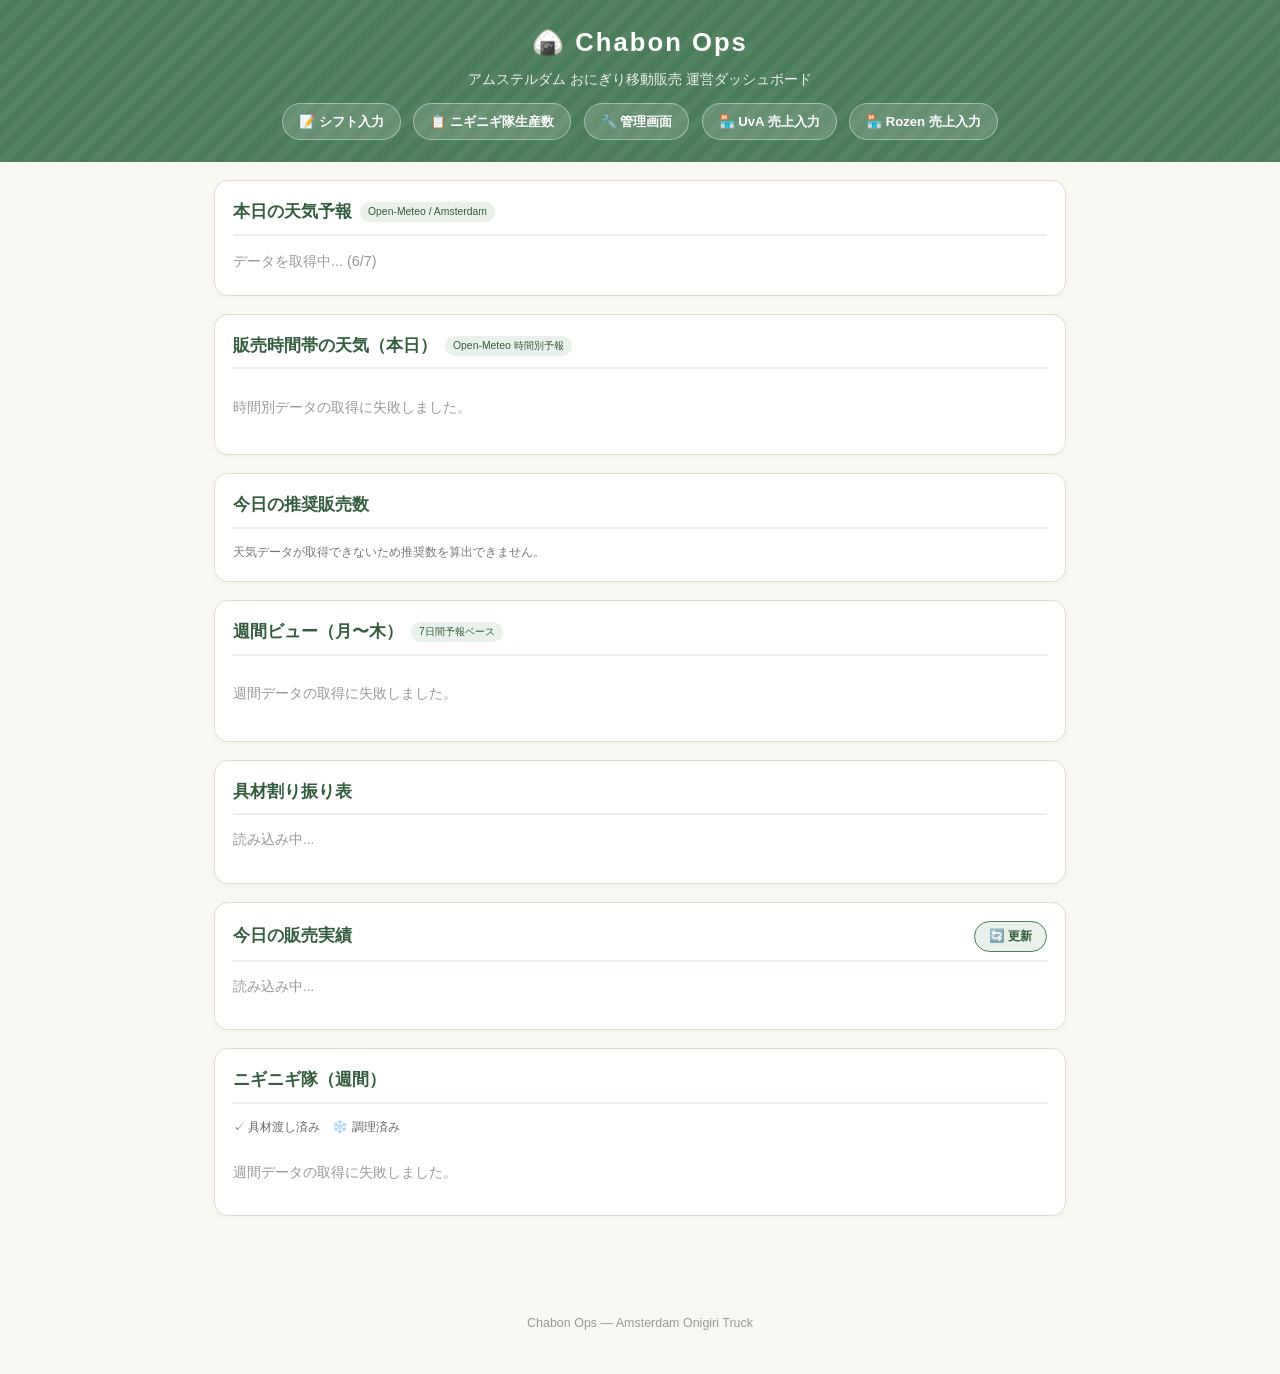
<file: index.html>
<!DOCTYPE html>
<html lang="ja">
<head>
<meta charset="UTF-8">
<meta name="viewport" content="width=device-width, initial-scale=1.0, maximum-scale=1.0">
<meta name="apple-mobile-web-app-capable" content="yes">
<meta name="apple-mobile-web-app-status-bar-style" content="black-translucent">
<meta name="apple-mobile-web-app-title" content="Chabon Ops">
<link rel="apple-touch-icon" href="./chabon-logo.png">
<title>Chabon Ops｜おにぎり移動販売管理</title>
<link rel="stylesheet" href="hourly-table.css">
<style>
  :root{
    --main: #4a7c59;
    --main-dark: #335c3e;
    --main-light: #e9f1ea;
    --accent: #c9533f;
    --bg: #faf8f3;
    --card: #ffffff;
    --ink: #2b2b28;
    --line: #e2ddd0;
  }
  *{box-sizing:border-box;}
  body{
    margin:0;
    font-family: "Hiragino Sans", "Yu Gothic", "Noto Sans JP", sans-serif;
    background: var(--bg);
    color: var(--ink);
    line-height: 1.6;
  }
  header{
    background: var(--main);
    color: #fff;
    padding: 22px 16px;
    text-align: center;
    position: relative;
    overflow: hidden;
  }
  header::after{
    content:"";
    position:absolute;
    inset:0;
    background: repeating-linear-gradient(135deg, rgba(255,255,255,0.05) 0 8px, transparent 8px 16px);
    pointer-events: none;
  }
  header h1{
    margin:0;
    font-size: 1.6rem;
    letter-spacing: 0.08em;
    position: relative;
  }
  header p{
    margin: 6px 0 0;
    font-size: 0.85rem;
    opacity: 0.9;
    position: relative;
  }
  .header-nav{
    position: relative;
    z-index: 10;
    margin-top: 12px;
  }
  .header-nav a{
    position: relative;
    z-index: 10;
    cursor: pointer;
    display: inline-block;
    background: rgba(255,255,255,0.15);
    color: #fff;
    text-decoration: none;
    font-size: 0.82rem;
    font-weight: bold;
    padding: 7px 16px;
    border-radius: 100px;
    border: 1px solid rgba(255,255,255,0.4);
    margin: 0 4px;
  }
  main{
    max-width: 880px;
    margin: 0 auto;
    padding: 18px 14px 60px;
  }
  section{
    background: var(--card);
    border: 1px solid var(--line);
    border-radius: 14px;
    padding: 18px;
    margin-bottom: 18px;
    box-shadow: 0 2px 6px rgba(0,0,0,0.03);
  }
  section h2{
    margin: 0 0 14px;
    font-size: 1.05rem;
    color: var(--main-dark);
    display: flex;
    align-items: center;
    gap: 8px;
    border-bottom: 2px solid var(--main-light);
    padding-bottom: 8px;
  }
  section h2 .badge{
    font-size: 0.65rem;
    background: var(--main-light);
    color: var(--main-dark);
    padding: 2px 8px;
    border-radius: 100px;
    font-weight: normal;
  }
  .refresh-btn{
    margin-left: auto;
    border: 1px solid var(--main);
    background: var(--main-light);
    color: var(--main-dark);
    font-weight: bold;
    font-size: 0.78rem;
    padding: 6px 14px;
    border-radius: 100px;
    cursor: pointer;
    white-space: nowrap;
  }
  .refresh-btn:active{ background: var(--main); color: #fff; }
  .refresh-btn:disabled{ opacity: 0.7; cursor: default; }
  /* 天気 */
  #weatherList{
    display:flex;
    gap: 10px;
    overflow-x: auto;
    padding-bottom: 4px;
  }
  .wcard{
    flex: 0 0 auto;
    min-width: 92px;
    text-align:center;
    border: 1px solid var(--line);
    border-radius: 10px;
    padding: 10px 8px;
    background: var(--main-light);
  }
  .wcard.today{
    background: var(--main);
    color: #fff;
    border-color: var(--main);
  }
  .wcard .day{ font-size: 0.75rem; font-weight: bold; }
  .wcard .wcard-date{ font-size: 0.7rem; font-weight: normal; opacity: 0.85; }
  .wcard .icon{ font-size: 1.6rem; margin: 4px 0; }
  .wcard .temp{ font-size: 0.78rem; }
  .loading{ color: #999; font-size: 0.9rem; }

  /* 販売時間帯の天気 */
  .slot-cards{
    display: flex;
    gap: 10px;
    overflow-x: auto;
    padding-bottom: 4px;
  }
  .slot-card{
    flex: 0 0 auto;
    min-width: 104px;
    text-align: center;
    border: 1px solid var(--line);
    border-radius: 10px;
    padding: 10px 8px;
    background: #fdfcf9;
  }
  .slot-card.peak{
    background: #fdf3d8;
    border-color: #e0b94a;
  }
  .slot-card .slot-label{ font-size: 0.72rem; font-weight: bold; color: var(--main-dark); }
  .slot-card.peak .slot-label{ color: #8a6d1d; }
  .slot-card .slot-icon{ font-size: 1.5rem; margin: 4px 0; }
  .slot-card .slot-temp{ font-size: 0.85rem; font-weight: bold; }
  .slot-card .slot-precip{ font-size: 0.72rem; color: #888; }

  /* 推奨販売数 */
  .store-cards{
    display: flex;
    gap: 14px;
    flex-wrap: wrap;
  }
  .store-card{
    flex: 1 1 260px;
    border: 1px solid var(--line);
    border-radius: 12px;
    padding: 14px 16px;
    background: #fdfcf9;
  }
  .store-card h3{
    margin: 0 0 10px;
    font-size: 0.95rem;
    color: var(--main-dark);
  }
  .holiday-badge, .ns-badge{
    display: inline-block;
    margin-bottom: 8px;
    margin-right: 6px;
    background: #fdecea;
    color: #c0392b;
    font-size: 0.72rem;
    font-weight: bold;
    padding: 3px 9px;
    border-radius: 100px;
    border: 1px solid #f3b6ae;
  }
  .recommend-box{
    display: flex;
    align-items: center;
    gap: 10px;
    flex-wrap: wrap;
  }
  /* 予測数（推奨値）は参考情報のため控えめなサイズにする（実際の確定数を優先して大きく見せる） */
  .recommend-num{
    font-size: 1.25rem;
    font-weight: bold;
    color: var(--main-dark);
    background: var(--main-light);
    border-radius: 8px;
    padding: 4px 10px;
    text-align: center;
    line-height: 1.2;
  }
  .recommend-num span{ font-size: 0.68rem; display:inline; font-weight:normal; color:#666; margin-left: 1px; }
  .recommend-note{
    flex: 1;
    min-width: 160px;
    font-size: 0.76rem;
    color: #777;
  }
  .recommend-note ul{ margin: 0; padding-left: 18px; }
  .confirm-compare{
    margin-top: 10px;
    padding-top: 10px;
    border-top: 1px dashed var(--line);
    display: flex;
    align-items: center;
    gap: 14px;
    flex-wrap: wrap;
  }
  .confirm-compare-note{
    font-size: 0.85rem;
    color: var(--main-dark);
    font-weight: bold;
    line-height: 1.4;
  }
  /* 確定数（実際に確定した値）は最も参照頻度が高いため、最も目立つサイズ・配色にする */
  .confirm-num{
    font-size: 2.6rem;
    font-weight: bold;
    color: #fff;
    background: var(--main);
    border-radius: 12px;
    padding: 8px 22px;
    text-align: center;
    line-height: 1;
  }
  .confirm-num span{ font-size: 0.9rem; display: block; font-weight: normal; color: #eef3ee; margin-top: 2px; }
  .off-day-note{
    color: #999;
    font-size: 0.88rem;
  }

  /* 具材割り振り */
  table{
    width: 100%;
    border-collapse: collapse;
    font-size: 0.9rem;
  }
  th, td{
    text-align: left;
    padding: 8px 10px;
    border-bottom: 1px solid var(--line);
  }
  th{
    background: var(--main-light);
    color: var(--main-dark);
    font-weight: bold;
  }
  .pill{
    display:inline-block;
    background: var(--main-light);
    color: var(--main-dark);
    border-radius: 100px;
    padding: 2px 10px;
    font-size: 0.8rem;
    margin: 2px 3px 2px 0;
  }
  .off-note{ color:#999; font-size: 0.85rem; }
  .store-settings-warning-banner{
    background: #fdeceb;
    border: 1px solid var(--accent);
    color: #8a2e22;
    border-radius: 10px;
    padding: 10px 16px;
    margin: 0 0 16px;
    font-size: 0.88rem;
    font-weight: bold;
  }
  /* その店舗では使われていない項目の読み取り失敗だけの場合（本当の異常ではない）、
     赤い見た目ではなく、こちらの目立たない見た目にする */
  .store-settings-warning-banner.notice-only-banner{
    background: #f2f2f2;
    border: 1px solid #ccc;
    color: #777;
    font-weight: normal;
  }
  .setting-notice{ color: #888; font-weight: normal; }

  /* 週間ビュー */
  .week-cards{
    display: flex;
    gap: 12px;
    overflow-x: auto;
    padding-bottom: 4px;
  }
  .week-card{
    flex: 0 0 auto;
    min-width: 168px;
    border: 1px solid var(--line);
    border-radius: 10px;
    padding: 12px;
    background: #fdfcf9;
    cursor: pointer;
  }
  .week-card.today{
    border-color: var(--main);
    background: var(--main-light);
  }
  .week-card.open{
    box-shadow: 0 0 0 2px var(--main);
  }
  .week-detail-box{
    margin-top: 14px;
    padding: 14px;
    border: 1px solid var(--line);
    border-radius: 10px;
    background: #fdfcf9;
  }
  .week-detail-heading{
    font-weight: bold;
    color: var(--main-dark);
    margin-bottom: 8px;
  }
  .week-date{
    font-weight: bold;
    font-size: 0.9rem;
    color: var(--main-dark);
    margin-bottom: 6px;
    display: flex;
    align-items: center;
    gap: 6px;
  }
  .today-tag{
    background: var(--main);
    color: #fff;
    font-size: 0.65rem;
    font-weight: normal;
    padding: 1px 7px;
    border-radius: 100px;
  }
  .week-weather{ font-size: 0.85rem; margin-bottom: 6px; }
  .week-store{ font-size: 0.85rem; color: #555; }
  /* 具材ステータス */
  .day-tabs{
    display: flex;
    gap: 8px;
    margin-bottom: 12px;
    flex-wrap: wrap;
  }
  .day-tab{
    border: 1px solid var(--line);
    background: #fdfcf9;
    color: #666;
    padding: 6px 16px;
    border-radius: 100px;
    font-size: 0.85rem;
    font-weight: bold;
    cursor: pointer;
  }
  .day-tab.active{
    background: var(--main);
    color: #fff;
    border-color: var(--main);
  }
  .status-legend{
    font-size: 0.78rem;
    color: #666;
    margin-bottom: 10px;
  }
  .legend-dot{
    display: inline-block;
    width: 10px;
    height: 10px;
    border-radius: 50%;
    margin: 0 4px 0 10px;
    vertical-align: middle;
  }
  .legend-dot.handed{ background: var(--main); }
  .legend-dot.cooked{ background: #3b6ea5; }
  .status-btn{
    border: 1px solid var(--line);
    background: #fff;
    color: #888;
    padding: 5px 14px;
    border-radius: 100px;
    font-size: 0.78rem;
    font-weight: bold;
    cursor: pointer;
    margin-right: 6px;
    margin-bottom: 4px;
  }
  .status-btn.handed.active{ background: var(--main); color: #fff; border-color: var(--main); }
  .status-btn.cooked.active{ background: #3b6ea5; color: #fff; border-color: #3b6ea5; }

  #fillingStatusArea{ overflow-x: auto; }
  #fillingStatusArea table{ min-width: 720px; }
  #fillingStatusArea th, #fillingStatusArea td{ vertical-align: top; font-size: 0.84rem; }
  .cell-fillings{ margin: 6px 0; font-size: 0.8rem; color: #555; }
  .needed-items-cell{ font-size: 0.78rem; color: var(--main-dark); font-weight: bold; white-space: nowrap; }
  .cell-status{ display: flex; flex-direction: column; align-items: flex-start; }
  .cell-filling-row{ margin-bottom: 8px; }
  .cell-filling-row:last-child{ margin-bottom: 0; }
  .cell-filling-row .cell-fillings{ margin: 0 0 2px; }

  footer{
    text-align:center;
    font-size: 0.78rem;
    color: #999;
    padding: 20px 0 40px;
  }

  /* 確認ダイアログ */
  .confirm-overlay{
    display: none;
    position: fixed;
    inset: 0;
    background: rgba(0,0,0,0.45);
    align-items: center;
    justify-content: center;
    padding: 20px;
    z-index: 1000;
  }
  .confirm-overlay.show{ display: flex; }
  .confirm-box{
    background: #fff;
    border-radius: 16px;
    padding: 24px 20px;
    width: 100%;
    max-width: 340px;
    box-shadow: 0 8px 24px rgba(0,0,0,0.2);
  }
  .confirm-message{
    margin: 0 0 20px;
    font-size: 1rem;
    color: var(--ink);
    line-height: 1.6;
    text-align: center;
  }
  .confirm-actions{
    display: flex;
    flex-direction: column;
    gap: 10px;
  }
  .confirm-btn{
    border: none;
    border-radius: 10px;
    padding: 14px;
    font-size: 1rem;
    font-weight: bold;
    cursor: pointer;
    width: 100%;
  }
  .confirm-btn.yes{ background: var(--main); color: #fff; }
  .confirm-btn.no{ background: #e2ddd0; color: #555; }
  /* 時間帯別実績（テーブル本体・固定列・メモ欄の構造はhourly-table.cssで共通化。
     ただしindex.htmlは一覧性を優先するため、サイズ（幅・高さ・余白・文字サイズ）だけは
     共通化前の元のサイズに戻す。固定列・固定見出し行の動き自体はhourly-table.css側の
     position:sticky指定をそのまま使う（ここでは上書きしない）。
     #actualSalesAreaで囲むことで、hourly-table.cssの同名クラスより確実に優先させる。 */
  #actualSalesArea .hourly-table{ font-size: 0.82rem; min-width: 580px; }
  #actualSalesArea .hourly-table th, #actualSalesArea .hourly-table td{ padding: 5px 6px; }
  #actualSalesArea .hourly-table input[type="number"]{
    width: 52px; min-height: 0; border-radius: 4px; padding: 3px 4px; font-size: 0.82rem;
  }
  #actualSalesArea .sold-display{ font-size: 0.7rem; margin-top: 2px; min-height: 14px; }
  #actualSalesArea .sold-neg{ font-weight: normal; }
  #actualSalesArea .cum-display{ font-size: 0.7rem; margin-top: 1px; min-height: 14px; }
  #actualSalesArea .made-input{ width: 52px !important; }
  #actualSalesArea .slot-subhead{ font-size: 0.6rem; opacity: 0.75; }
  #actualSalesArea .slot-extra-row{ gap: 2px; margin-top: 2px; }
  #actualSalesArea .given-input{ width: 32px !important; min-height: 0 !important; font-size: 0.68rem !important; padding: 2px 1px !important; }
  #actualSalesArea .received-input{ width: 32px !important; min-height: 0 !important; font-size: 0.68rem !important; padding: 2px 1px !important; }
  #actualSalesArea .moved-input, #actualSalesArea .moved-uva-input, #actualSalesArea .moved-rozen-input{ width: 56px !important; }
  #actualSalesArea .total-row td{ font-size: 0.8rem; }
  #actualSalesArea .total-cell{ min-width: 52px; }
  /* 2列目（作った数）の固定位置(left)は、1列目「具材名」の実際の表示幅に合わせている。
     サイズを元に戻した分、具材名列の幅も変わるため、hourly-table.cssの76px固定値のままだと
     横スクロール時に2列目が1列目（具材名の文字）に重なって隠れてしまう。
     最長の具材名「スパイシーツナマヨ」を表示した状態で実測した幅（約116px）に
     余裕を持たせた118pxに上書きする。 */
  #actualSalesArea .hourly-table th:nth-child(2), #actualSalesArea .hourly-table td:nth-child(2){ left: 118px; }
  .store-section{ margin-bottom: 20px; }
  .store-heading{ font-size: 1rem; font-weight: bold; color: var(--main-dark); margin: 12px 0 6px; }
  .rozen-closing-estimate-card{
    background: var(--card); border: 2px solid var(--main); border-radius: 10px;
    padding: 14px; margin-bottom: 10px;
  }
  .rozen-closing-estimate-card.past-deadline{ border-color: var(--accent); }
  .rozen-estimate-headline{
    margin: 0 0 8px; font-size: 1.1rem; font-weight: bold; color: var(--main-dark); line-height: 1.4;
  }
  .rozen-closing-estimate-card.past-deadline .rozen-estimate-headline{ color: var(--accent); }
  .rozen-estimate-detail{ margin: 0; padding-left: 18px; font-size: 0.86rem; color: #555; }
  .rozen-estimate-detail li{ margin-bottom: 2px; }
  .rozen-estimate-insufficient{ margin: 0; color: #777; font-size: 0.9rem; }
  .location-input-row{ margin-bottom: 6px; font-size: 0.88rem; }
  .location-input-row input{ border: 1px solid #ccc; border-radius: 4px; padding: 3px 6px; font-size: 0.88rem; width: 140px; margin-left: 4px; }
  .soldout-time-row{ margin-bottom: 6px; font-size: 0.88rem; }
  .soldout-time-row input{ border: 1px solid #ccc; border-radius: 4px; padding: 3px 6px; font-size: 0.88rem; margin-left: 4px; }
  .record-btn{
    margin-top: 12px; padding: 10px 28px; background: var(--main); color: #fff;
    border: none; border-radius: 6px; font-size: 1rem; font-weight: bold; cursor: pointer;
  }
  .record-btn:disabled{ background: #aaa; cursor: default; }
</style>
</head>
<body>

<header>
  <h1>🍙 Chabon Ops</h1>
  <p>アムステルダム おにぎり移動販売 運営ダッシュボード</p>
  <nav class="header-nav">
    <a href="shift.html">📝 シフト入力</a>
    <a href="production.html">📋 ニギニギ隊生産数</a>
    <a href="admin.html">🔧 管理画面</a>
    <a href="uva.html">🏪 UvA 売上入力</a>
    <a href="rozen.html">🏪 Rozen 売上入力</a>
  </nav>
</header>

<main>

  <div id="storeSettingsWarningBanner" class="store-settings-warning-banner" style="display:none;"></div>

  <section>
    <h2>本日の天気予報<span class="badge">Open-Meteo / Amsterdam</span></h2>
    <div id="weatherList" class="loading">読み込み中...</div>
  </section>

  <section>
    <h2>販売時間帯の天気（本日）<span class="badge">Open-Meteo 時間別予報</span></h2>
    <div class="slot-cards" id="slotCards">
      <div class="loading">天気データを取得中です…</div>
    </div>
  </section>

  <section>
    <h2>今日の推奨販売数</h2>
    <div class="store-cards" id="storeCards">
      <div class="loading">天気データを取得中です…</div>
    </div>
  </section>

  <section>
    <h2>週間ビュー（月〜木）<span class="badge">7日間予報ベース</span></h2>
    <div class="week-cards" id="weeklyView">
      <div class="loading">天気データを取得中です…</div>
    </div>
    <div id="weekDetail"></div>
  </section>

  <section>
    <h2>具材割り振り表</h2>
    <div id="fillingArea"></div>
  </section>

  <section>
    <h2>今日の販売実績<button type="button" class="refresh-btn" id="refreshHourlyBtn">🔄 更新</button></h2>
    <div id="actualSalesArea"><p class="off-note">読み込み中...</p></div>
  </section>

  <section>
    <h2>ニギニギ隊（週間）</h2>
    <div class="status-legend">✓ 具材渡し済み　❄️ 調理済み</div>
    <div id="fillingStatusArea"></div>
  </section>

</main>

<footer>Chabon Ops — Amsterdam Onigiri Truck</footer>

<div class="confirm-overlay" id="confirmOverlay">
  <div class="confirm-box">
    <p class="confirm-message" id="confirmMessage"></p>
    <div class="confirm-actions">
      <button class="confirm-btn yes" id="confirmYesBtn">はい、変更する</button>
      <button class="confirm-btn no" id="confirmNoBtn">キャンセル</button>
    </div>
  </div>
</div>

<script src="confirmed-plan.js"></script>
<script src="active-members.js"></script>
<script src="date-format.js"></script>
<script src="hourly-actuals.js"></script>
<script src="store-settings.js"></script>
<script>
const LAT = 52.3676, LON = 4.9041;
const SPREADSHEET_ID = "1rQtRUSP5e7qOjnT4RPvMGfWrEFcFL89AsLe8cjGIW4U"; // チセさんの生産データ
const SHIFT_SPREADSHEET_ID = "1PHf1o3smqIQdeFkhBHjBZUEub7VtRcynQLllmSR7w-s"; // シフト回答／確定プラン
const SCRIPT_URL = "https://script.google.com/macros/s/AKfycbyxbKMgM4ZiowaJu3cQ4NdLhwSE9-Pet8DbYB3qvgEX2NS2h1Dosgfm62vu7-in52ZT/exec";

function mdLabel(dateStr){
  const d = new Date(dateStr);
  return `${d.getMonth() + 1}/${d.getDate()}`;
}

// 確定プランシートを取得する。パース処理はconfirmed-plan.js（admin.htmlと共通）のparseConfirmedPlansSheetを使う
// （Zuid・UvA・チセの具材別内訳（zuidBreakdown/uvaBreakdown/chiseBreakdown）もここで取得できる）。
async function fetchConfirmedPlan(){
  try{
    const url = `https://docs.google.com/spreadsheets/d/${SHIFT_SPREADSHEET_ID}/gviz/tq?tqx=out:json&sheet=${encodeURIComponent("確定プラン")}`;
    const res = await fetch(url);
    const text = await res.text();
    const match = text.match(/setResponse\(([\s\S]*)\);\s*$/);
    if(!match) return {};
    const json = JSON.parse(match[1]);
    return parseConfirmedPlansSheet(json);
  }catch(e){
    console.error("確定プランの取得に失敗しました", e);
    return {};
  }
}

function parseQtyNumber(qtyStr){
  if(!qtyStr) return 0;
  if(qtyStr === "希望しない") return 0;
  const m = String(qtyStr).match(/(\d+)/);
  return m ? parseInt(m[1], 10) : 0;
}

// シフト回答シート（送信日時,名前,日付,曜日,個数,備考,必要物品）は1回のfetchで取得し、
// メンバーごとの必要物品(byMember)と日付ごとの出勤希望(byDate)を同時に組み立てる
// （旧実装は同じシートを2回fetchしていたため統合した）
async function fetchShiftSheetData(){
  try{
    const url = `https://docs.google.com/spreadsheets/d/${SHIFT_SPREADSHEET_ID}/gviz/tq?tqx=out:json&sheet=${encodeURIComponent("シフト回答")}`;
    const res = await fetch(url);
    const text = await res.text();
    const match = text.match(/setResponse\(([\s\S]*)\);\s*$/);
    if(!match) return { byMember: {}, byDate: {} };
    const json = JSON.parse(match[1]);
    const byMember = {};
    const byDate = {};
    (json.table.rows || []).forEach(r => {
      const c = r.c;
      if(!c) return;
      const name = c[1] && c[1].v;
      if(!name) return;
      const items = c[6] && c[6].v;
      byMember[name] = items || "";

      const dateCell = c[2];
      // 日付列はシート上で日付型のため、表示用文字列(f)を "6/23" 形式のキーとして使う
      const key = dateCell && (dateCell.f || dateCell.v);
      const qtyRaw = c[4] && c[4].v;
      if(key){
        if(!byDate[key]) byDate[key] = {};
        byDate[key][name] = { qty: parseQtyNumber(qtyRaw), raw: qtyRaw || "" };
      }
    });
    return { byMember, byDate };
  }catch(e){
    console.error("シフト回答の取得に失敗しました", e);
    return { byMember: {}, byDate: {} };
  }
}

// 確定プランにその日・その店舗の数があれば、推奨計算（天気予報・店舗の営業設定）の結果が
// 休業(null)であっても、営業設定に関係なく確定数で上書きする（確定プランが正）。
// 以前はr.zuid等が既に非null（＝推奨計算が営業と判定した日）の場合にしか上書きしておらず、
// 推奨計算が休業と判定した日（店舗設定の不具合等）は確定プランの数があっても「休業」の
// ままになってしまっていた。
function applyConfirmedOverrides(results, confirmedMap){
  results.forEach(r => {
    const override = confirmedMap[mdLabel(r.dateStr)];
    if(!override) return;
    if(override.zuid != null){
      r.zuid = { total: override.zuid, reasons: ["管理画面で確定済み"] };
    }
    if(override.uva != null){
      r.uva = { total: override.uva, reasons: ["管理画面で確定済み"] };
    }
    if(override.rozen != null){
      r.rozen = { total: override.rozen, reasons: ["管理画面で確定済み"] };
    }
  });
}

function isoToMdLabel(isoStr){
  const parts = String(isoStr || "").split("-");
  if(parts.length < 3) return "";
  return `${parseInt(parts[1], 10)}/${parseInt(parts[2], 10)}`;
}

// gvizの日付型セルを "yyyy-MM-dd" のISO文字列に変換する。
// Apps Scriptが書き込んだ日付文字列はGoogleスプレッドシート側で自動的に日付型セルに
// 変換されるため、cell.v は "Date(y,m,d)" 形式の文字列になる（月は0始まり）。
// プレーンテキストとして保存されていた場合（"yyyy-MM-dd"形式）はそのまま使う。
// どちらの形式でもない場合はnullを返し、呼び出し側でその行を除外する
// （日付が特定できない行を誤った日付として扱わないようにするため）。
function parseGvizDateCell(cell){
  if(!cell || cell.v === null || cell.v === undefined) return null;
  const v = cell.v;
  if(typeof v === "string"){
    const m = v.match(/^Date\((\d+),(\d+),(\d+)\)/);
    if(m){
      const y = parseInt(m[1], 10), mo = parseInt(m[2], 10) + 1, d = parseInt(m[3], 10);
      return `${y}-${String(mo).padStart(2, "0")}-${String(d).padStart(2, "0")}`;
    }
    if(/^\d{4}-\d{2}-\d{2}$/.test(v)) return v;
  }
  return null;
}

// 「店舗設定」シートを取得する（admin.htmlの「店舗の営業設定」で保存される内容を読み取り専用で使う）。
// 未保存（シート自体が無い等）の場合は空のまま進め、DEFAULT_STORE_SETTINGSにフォールバックする。
// gvizではなくCode.gs(type=storeSettings)経由（fetchStoreSettingsRows・store-settings.js共通化）で
// 取得する。gviz経由だと列ごとの型推定により値が消えたり、列がずれて読まれる不具合があった。
async function fetchStoreSettings(){
  const rows = await fetchStoreSettingsRows(SCRIPT_URL);
  return parseStoreSettingsRows(rows);
}

// 店舗設定シートの値が、入っているのに日付・数値として読み取れなかった場合に、
// 画面上部に警告を表示する（空欄＝未設定は正常な状態のため警告しない）。
// 各警告はused（その項目が今の設定で実際に使われているか）を持つ。used:falseの項目は
// 赤い警告ではなく目立たない注意として表示し、used:trueの警告が無ければバナーも赤くしない。
function renderStoreSettingsWarningBanner(){
  const el = document.getElementById("storeSettingsWarningBanner");
  if(!el) return;
  const warnings = state.storeSettingsWarnings || [];
  if(warnings.length === 0){
    el.style.display = "none";
    el.innerHTML = "";
    el.classList.remove("notice-only-banner");
    return;
  }
  const hasRealWarning = warnings.some(w => w.used !== false);
  el.classList.toggle("notice-only-banner", !hasRealWarning);
  el.innerHTML = warnings.map(w => w.used === false
    ? `<span class="setting-notice">ℹ️ ${w.message}</span>`
    : `⚠️ ${w.message}`
  ).join("<br>");
  el.style.display = "";
}

async function fetchGvizSheet(sheetName){
  const url = `https://docs.google.com/spreadsheets/d/${SHIFT_SPREADSHEET_ID}/gviz/tq?tqx=out:json&sheet=${encodeURIComponent(sheetName)}`;
  const res = await fetch(url, { cache: "no-store" });
  const text = await res.text();
  const match = text.match(/setResponse\(([\s\S]*)\);\s*$/);
  if(!match) throw new Error("シートの解析に失敗しました: " + sheetName);
  return JSON.parse(match[1]);
}

// 作業中プラン・具材ステータスをgviz経由で取得する。
// Apps Script Web App経由（type=bootstrap）はApps Script内部処理自体は1秒程度で
// 完了するにもかかわらず、Web App側のレスポンス配信の仕組みにより実測10秒以上
// かかっていたため、既に高速なことが確認済みのgviz経由（確定プラン・シフト回答と同じ方式）
// に切り替えて初期表示を高速化する。
// 保存（saveDraft/saveStatus）は従来通りApps Script経由のまま変更しない。
async function fetchBootstrap(){
  try{
    const today = new Date();
    const pad = n => String(n).padStart(2, "0");
    const isoOffset = days => {
      const d = new Date(today); d.setDate(d.getDate() + days);
      return `${d.getFullYear()}-${pad(d.getMonth() + 1)}-${pad(d.getDate())}`;
    };
    // Code.gs側のhandleGetBootstrapが従来適用していた表示対象範囲（今日の3日前〜25日後）
    // と同じ絞り込みをクライアント側でも適用し、古い/大幅に未来のテストデータ等を除外する
    const startIso = isoOffset(-3);
    const endIso = isoOffset(25);

    const [draftJson, statusJson] = await Promise.all([
      fetchGvizSheet("作業中プラン"),
      fetchGvizSheet("具材ステータス"),
    ]);

    const drafts = [];
    (draftJson.table.rows || []).forEach(r => {
      const c = r.c;
      if(!c || !c[0]) return;
      const dateStr = parseGvizDateCell(c[0]);
      if(!dateStr || dateStr < startIso || dateStr > endIso) return;
      try{
        drafts.push({
          date: dateStr,
          forecast: JSON.parse((c[1] && c[1].v) || "{}"),
          prod: JSON.parse((c[2] && c[2].v) || "{}"),
        });
      }catch(e){ /* 壊れたJSON行は無視する */ }
    });

    const statuses = [];
    (statusJson.table.rows || []).forEach(r => {
      const c = r.c;
      if(!c || !c[0]) return;
      const dateStr = parseGvizDateCell(c[0]);
      if(!dateStr || dateStr < startIso || dateStr > endIso) return;
      statuses.push({
        date: dateStr,
        member: String((c[1] && c[1].v) || ""),
        filling: String((c[2] && c[2].v) || ""),
        handed: !!(c[3] && c[3].v === true),
        cooked: !!(c[4] && c[4].v === true),
      });
    });

    return { drafts, statuses };
  }catch(e){
    console.warn("bootstrapデータの取得に失敗しました:", e);
    return { drafts: [], statuses: [] };
  }
}

function applyStatusesToState(statuses){
  (statuses || []).forEach(s => {
    const key = isoToMdLabel(s.date);
    if(!key) return;
    if(!state.cellStatus[key]) state.cellStatus[key] = {};
    if(!state.cellStatus[key][s.member]) state.cellStatus[key][s.member] = {};
    state.cellStatus[key][s.member][s.filling] = { handed: !!s.handed, cooked: !!s.cooked };
  });
}

async function saveStatusToSheet(isoDate, member, filling, handed, cooked){
  const payload = { type: "saveStatus", date: isoDate, member, filling, handed, cooked };
  const t0 = Date.now();
  try{
    await fetch(SCRIPT_URL, { method: "POST", mode: "no-cors", body: JSON.stringify(payload) });
    console.log(`[index.html] saveStatus 保存: ${Date.now() - t0}ms`);
  }catch(e){
    console.warn("ステータス保存失敗:", e);
  }
}

const FILLINGS = ["ツナマヨ","スパイシーツナマヨ","テリヤキチキン","サーモン","スパイシー味噌","枝豆","梅","うなぎ","今月のおにぎり"];
const DAY_NAMES = ["日","月","火","水","木","金","土"];

const OPERATING_DAYS = [1, 2, 3, 4]; // 月火水木
// HOURLY_SLOTSはhourly-actuals.jsで定義済み（index.html/uva.html/rozen.htmlで共通）

const state = {
  members: ACTIVE_MEMBERS.map(name => ({ name, on: name !== "MIKI" })),
  dailyResults: [],
  hourlyByDate: {},
  todayTotal: 0,
  cellStatus: {},  // { [dateKey "M/D"]: { [memberName]: { [fillingName]: { handed: bool, cooked: bool } } } }
  memberNeededItems: {}, // { [memberName]: "お米×2、手袋×1" }
  shiftByDate: {}, // { [dateKey "M/D"]: { [memberName]: { qty, raw } } }
  confirmedPlanByDate: {}, // { [dateKey "M/D"]: { zuid, uva, chise, ningiBreakdown, hqQty, hqBreakdown } }
  todayDraft: null, // forecast from "作業中プラン" for today: { zuidFillingQty, uvaFillingQty, ... } | null
  openWeekKey: null, // 週間ビューで展開中の日付キー "M/D" | null
  storeSettings: {}, // 店舗名 -> {startDate,endDate,weekdays,weekdayQty,weekendQty,weekdayBase}（admin.htmlで設定）
  storeSettingsWarnings: [], // 店舗設定シートの値が読み取れなかった項目の警告文（空でなければ画面上部に警告表示する）
  hourlyUpdatedAtByStore: {}, // 店舗名 -> 時間帯別実績の最新更新日時(epochミリ秒)。保存前の楽観的ロック基準
};

// 今月のおにぎり追加分(5%)は、枝豆・梅・うなぎの比率は変えず、変動具材5種の合計(0.89→0.84)を按分縮小して確保
// （今月のおにぎりは本部固定ではなく、他の変動具材と同じくニギニギ隊にも割り振り可能）
const FILLING_RATIOS = {
  "スパイシーツナマヨ": 0.2234,
  "テリヤキチキン": 0.1966,
  "サーモン": 0.1966,
  "ツナマヨ": 0.1340,
  "スパイシー味噌": 0.0894,
  "枝豆": 0.04,
  "梅": 0.02,
  "うなぎ": 0.05,
  "今月のおにぎり": 0.05,
};

function showConfirm(message, onConfirm){
  const overlay = document.getElementById("confirmOverlay");
  const yesBtn = document.getElementById("confirmYesBtn");
  const noBtn = document.getElementById("confirmNoBtn");
  document.getElementById("confirmMessage").textContent = message;

  function cleanup(){
    overlay.classList.remove("show");
    yesBtn.removeEventListener("click", yesHandler);
    noBtn.removeEventListener("click", noHandler);
    overlay.removeEventListener("click", overlayHandler);
  }
  function yesHandler(){ cleanup(); onConfirm(); }
  function noHandler(){ cleanup(); }
  function overlayHandler(e){ if(e.target === overlay) cleanup(); }

  yesBtn.addEventListener("click", yesHandler);
  noBtn.addEventListener("click", noHandler);
  overlay.addEventListener("click", overlayHandler);
  overlay.classList.add("show");
}

function weatherInfo(code){
  if(code === 0) return { icon:"☀️", text:"快晴" };
  if(code === 1 || code === 2) return { icon:"🌤️", text:"晴れ" };
  if(code === 3) return { icon:"☁️", text:"曇り" };
  if(code === 45 || code === 48) return { icon:"🌫️", text:"霧" };
  if([51,53,55,56,57].includes(code)) return { icon:"🌦️", text:"霧雨" };
  if([61,63,65,66,67].includes(code)) return { icon:"🌧️", text:"雨" };
  if([71,73,75,77].includes(code)) return { icon:"❄️", text:"雪" };
  if([80,81,82].includes(code)) return { icon:"🌧️", text:"にわか雨" };
  if([85,86].includes(code)) return { icon:"🌨️", text:"にわか雪" };
  if([95,96,99].includes(code)) return { icon:"⛈️", text:"雷雨" };
  return { icon:"❔", text:"不明" };
}

function renderWeather(daily){
  const list = document.getElementById("weatherList");
  list.classList.remove("loading");
  list.innerHTML = "";
  daily.time.forEach((dateStr, i) => {
    const d = new Date(dateStr);
    const w = weatherInfo(daily.weathercode[i]);
    const card = document.createElement("div");
    card.className = "wcard" + (i === 0 ? " today" : "");
    const dateLabel = `${d.getMonth() + 1}/${d.getDate()}`;
    card.innerHTML = `
      <div class="day">${i === 0 ? "本日" : DAY_NAMES[d.getDay()] + "曜"} <span class="wcard-date">${dateLabel}</span></div>
      <div class="icon">${w.icon}</div>
      <div class="temp">${Math.round(daily.temperature_2m_max[i])}° / ${Math.round(daily.temperature_2m_min[i])}°</div>
    `;
    list.appendChild(card);
  });
}

// isRainCode・weatherCategory・tempAdjustment・calcZuid・calcUvA・calcRozenは
// store-settings.jsに共通化（admin.html・index.htmlで共通利用）。

// 販売時間帯（11〜17時）の表示ブロック定義
const SALES_SLOTS = [
  { label: "11-12時", sub: "開店",        hours: [11] },
  { label: "12-13時", sub: "ピーク①",     hours: [12], peak: true },
  { label: "13-14時", sub: "ピーク②",     hours: [13], peak: true },
  { label: "14-15時", sub: "終盤",        hours: [14] },
  { label: "15-16時", sub: "売り切りタイム①", hours: [15] },
  { label: "16-17時", sub: "売り切りタイム②", hours: [16] },
];

function buildHourlyByDate(hourly){
  const map = {};
  hourly.time.forEach((ts, i) => {
    const [datePart, timePart] = ts.split("T");
    const hour = parseInt(timePart.slice(0, 2), 10);
    if(!map[datePart]) map[datePart] = {};
    map[datePart][hour] = {
      temp: hourly.temperature_2m[i],
      precip: hourly.precipitation[i],
      code: hourly.weathercode[i],
    };
  });
  return map;
}

// 11〜15時（開店〜終盤の4スロット）の平均気温・降水量から販売時間帯の天気を算出
function computeSalesWeather(hourlyByDate, dateStr){
  const day = hourlyByDate[dateStr];
  if(!day) return null;

  const coreHours = [11, 12, 13, 14];
  const present = coreHours.filter(h => day[h]);
  if(present.length === 0) return null;

  const avgTemp = present.reduce((s, h) => s + day[h].temp, 0) / present.length;
  const precipCore = present.reduce((s, h) => s + (day[h].precip || 0), 0);

  const peakHours = [12, 13]; // 12〜14時（ゴールデンタイム）
  const precipPeak = peakHours.filter(h => day[h]).reduce((s, h) => s + (day[h].precip || 0), 0);

  return {
    avgTemp,
    hasRainGeneral: precipCore >= 1,
    hasRainPeak: precipPeak >= 1,
    code: day[present[0]].code,
  };
}

// STORE_SETTINGS_WEEKDAYS・DEFAULT_STORE_SETTINGS・getStoreConfig・isStoreOperatingOn・
// getStoreWeekdayBase・parseStoreSettingsRows・calcRozenはstore-settings.jsに共通化
// （admin.html・index.htmlで共通利用。以前はindex.html側に別実装を複製していたため、
// admin.htmlとindex.htmlで営業設定の判定が食い違う不具合があった）。

/* ---------- 祝日（オランダ・Nager.Date API） ---------- */

const ZUID_MIN_GUARANTEE = 100;
const UVA_MIN_GUARANTEE = 25;
const HOLIDAY_PENALTY = 30;

// 無料・APIキー不要のオランダ祝日API。CORS対応済みでブラウザから直接fetch可能
async function fetchDutchHolidays(years){
  const lists = await Promise.all(years.map(async year => {
    try{
      const res = await fetch(`https://date.nager.at/api/v3/PublicHolidays/${year}/NL`);
      if(!res.ok) return [];
      return await res.json();
    }catch(e){
      console.error(`祝日データの取得に失敗しました（${year}年）`, e);
      return [];
    }
  }));
  const map = {};
  lists.flat().forEach(h => { map[h.date] = h.localName || h.name; });
  return map;
}

// 祝日補正：販売推奨数を-30個し、最低保証は維持したまま理由テキストに追記する
function applyHolidayPenalty(result, minGuarantee){
  if(!result) return;
  result.total = Math.max(minGuarantee, result.total - HOLIDAY_PENALTY);
  result.reasons.push(`祝日 -${HOLIDAY_PENALTY}`);
}

/* ---------- NSストライキ・運休情報（Apps Script経由でCORSを回避） ---------- */

const NS_PENALTY = 50;

const NS_API_UNAVAILABLE_KEY = "chabon_ns_api_unavailable";

async function fetchNsDisruptions(){
  // NS_API_KEYが未設定であることが分かっている間は、タブを開き直しても
  // 無駄なリクエストを送らないようにする（sessionStorageに前回の結果をキャッシュ）
  try{
    if(sessionStorage.getItem(NS_API_UNAVAILABLE_KEY) === "1") return {};
  }catch(e){}

  try{
    const res = await fetch(`${SCRIPT_URL}?type=disruptions`);
    const json = await res.json();
    if(json.error){
      console.warn("NS運休・スト情報の取得で警告（NS_API_KEY未設定のためスキップ扱いにします）:", json.error);
      try{ sessionStorage.setItem(NS_API_UNAVAILABLE_KEY, "1"); }catch(e){}
      return {};
    }
    return json.disruptionsByDate || {};
  }catch(e){
    console.error("NS運休・スト情報の取得に失敗しました", e);
    return {};
  }
}

// NS運休・スト補正：販売推奨数を-50個し、最低保証は維持したまま理由テキストに追記する
function applyNsPenalty(result, minGuarantee){
  if(!result) return;
  result.total = Math.max(minGuarantee, result.total - NS_PENALTY);
  result.reasons.push(`NSスト -${NS_PENALTY}`);
}

// 推奨数と確定プランの比較表示。実際に確定した数（確定数）は、参考値である推奨数よりも
// 大きく目立つように表示する（現場で最も参照頻度が高いのは確定数のため）。
function confirmCompareHtml(storeKey, recommendedTotal, plan){
  if(!plan){
    return `<div class="confirm-compare"><span class="confirm-compare-note">まだ確定されていません</span></div>`;
  }
  const confirmedVal = plan[storeKey];
  if(confirmedVal === null || confirmedVal === undefined){
    return `<div class="confirm-compare"><span class="confirm-compare-note">まだ確定されていません</span></div>`;
  }
  if(confirmedVal === 0){
    return `<div class="confirm-compare"><span class="confirm-compare-note">推奨${recommendedTotal}個 → 本日休み</span></div>`;
  }
  return `
    <div class="confirm-compare">
      <div class="confirm-num">${confirmedVal}<span>個</span></div>
      <div class="confirm-compare-note">確定数<br>（参考：推奨${recommendedTotal}個）</div>
    </div>
  `;
}

function storeCardHtml(title, result, storeKey, plan, holidayName, nsDisruptions){
  const holidayBadge = holidayName ? `<div class="holiday-badge">🎉 祝日：${holidayName}</div>` : "";
  const nsBadge = (nsDisruptions && nsDisruptions.length) ? `<div class="ns-badge">🚆 NSストライキ/運休</div>` : "";
  if(!result){
    // 推奨計算（天気予報・店舗の営業設定）では休業扱いでも、確定プランにその店舗の数が
    // 既にある場合は、営業設定・推奨計算の結果に関係なく「営業」として確定数を表示する
    // （確定プランが正。admin.htmlの確定済み日表示と同じ考え方）
    const confirmedVal = plan ? plan[storeKey] : null;
    if(confirmedVal !== null && confirmedVal !== undefined && confirmedVal > 0){
      return `
        <div class="store-card">
          <h3>${title}</h3>
          ${holidayBadge}${nsBadge}
          <div class="confirm-compare">
            <div class="confirm-num">${confirmedVal}<span>個</span></div>
            <div class="confirm-compare-note">確定数</div>
          </div>
        </div>
      `;
    }
    return `
      <div class="store-card">
        <h3>${title}</h3>
        ${holidayBadge}${nsBadge}
        <p class="off-day-note">本日は営業日ではありません。</p>
      </div>
    `;
  }
  return `
    <div class="store-card">
      <h3>${title}</h3>
      ${holidayBadge}${nsBadge}
      <div class="recommend-box">
        <div class="recommend-num">${result.total}<span>個</span></div>
        <div class="recommend-note">
          <ul>${result.reasons.map(r => `<li>${r}</li>`).join("")}</ul>
        </div>
      </div>
      ${confirmCompareHtml(storeKey, result.total, plan)}
    </div>
  `;
}

function buildDailyResults(daily, hourlyByDate, holidaysByIso, nsDisruptionsByDate, zuidTrendInfo){
  return daily.time.map((dateStr, i) => {
    const d = new Date(dateStr);
    const dow = d.getDay();
    const maxTemp = daily.temperature_2m_max[i];
    const minTemp = daily.temperature_2m_min[i];
    const code = daily.weathercode[i];
    const salesWeather = computeSalesWeather(hourlyByDate, dateStr);
    const holidayName = (holidaysByIso && holidaysByIso[dateStr]) || null;
    const nsDisruptions = (nsDisruptionsByDate && nsDisruptionsByDate[dateStr]) || null;
    // 営業期間・営業曜日の判定、予測の方法（天気で自動計算／固定数）の呼び分けは
    // resolveStoreForecast()（store-settings.js）に一本化されている。admin.htmlと同じ関数を
    // 呼ぶため、判定が食い違うことが無い。
    const zuid = resolveStoreForecast(state.storeSettings, "Zuid", dateStr, dow, salesWeather, zuidTrendInfo);
    const uva = resolveStoreForecast(state.storeSettings, "UvA", dateStr, dow, salesWeather);
    const rozen = resolveStoreForecast(state.storeSettings, "Rozengracht", dateStr, dow, salesWeather);
    // 祝日・NSスト補正は「天気で自動計算」の店舗にのみ適用する（「固定数」は他の調整と同じく
    // 入力した数をそのまま予測数にするため）
    const zuidIsWeather = getStoreForecastMethod(state.storeSettings, "Zuid") === "weather";
    const uvaIsWeather = getStoreForecastMethod(state.storeSettings, "UvA") === "weather";
    if(holidayName){
      if(zuidIsWeather) applyHolidayPenalty(zuid, ZUID_MIN_GUARANTEE);
      if(uvaIsWeather) applyHolidayPenalty(uva, UVA_MIN_GUARANTEE);
    }
    if(nsDisruptions && nsDisruptions.length){
      if(zuidIsWeather) applyNsPenalty(zuid, ZUID_MIN_GUARANTEE);
      if(uvaIsWeather) applyNsPenalty(uva, UVA_MIN_GUARANTEE);
    }
    return {
      dateStr, dow, maxTemp, minTemp, code, salesWeather, holidayName, nsDisruptions,
      zuid, uva, rozen,
      uvaVenueLabel: "UvA",
    };
  });
}

function renderSalesTimeSlots(){
  const area = document.getElementById("slotCards");
  const today = state.dailyResults[0];
  const day = state.hourlyByDate[today.dateStr];

  if(!day){
    area.innerHTML = `<p class="off-note">時間別データがありません。</p>`;
    return;
  }

  area.innerHTML = SALES_SLOTS.map(slot => {
    const present = slot.hours.filter(h => day[h]);
    if(present.length === 0){
      return `
        <div class="slot-card ${slot.peak ? "peak" : ""}">
          <div class="slot-label">${slot.label}<br>${slot.sub}</div>
          <div class="slot-icon">❔</div>
          <div class="slot-temp">—</div>
          <div class="slot-precip">データなし</div>
        </div>
      `;
    }
    const temp = present.reduce((s, h) => s + day[h].temp, 0) / present.length;
    const precip = present.reduce((s, h) => s + (day[h].precip || 0), 0);
    const w = weatherInfo(day[present[0]].code);

    return `
      <div class="slot-card ${slot.peak ? "peak" : ""}">
        <div class="slot-label">${slot.label}<br>${slot.sub}</div>
        <div class="slot-icon">${w.icon}</div>
        <div class="slot-temp">${Math.round(temp)}°</div>
        <div class="slot-precip">${precip.toFixed(1)}mm</div>
      </div>
    `;
  }).join("");
}

function renderRecommendation(){
  const box = document.getElementById("storeCards");
  const today = state.todayOriginalRecommendation || state.dailyResults[0];
  const todayKey = mdLabel(state.dailyResults[0].dateStr);
  const plan = state.confirmedPlanByDate[todayKey];

  state.todayTotal = (today.zuid ? today.zuid.total : 0) + (today.uva ? today.uva.total : 0) + (today.rozen ? today.rozen.total : 0);

  // Zuid・Rozengrachtと同様、UvAも推奨計算が休業(null)でも確定プランの数があれば
  // storeCardHtml側で確定数を表示するため、常にカードを描画する（以前はtoday.uvaが
  // nullだとカード自体を描画せず、確定プランの数があっても表示されなかった）
  let html = storeCardHtml("Zuid（1号店）", today.zuid, "zuid", plan, today.holidayName, today.nsDisruptions);
  html += storeCardHtml(today.uvaVenueLabel || "UvA", today.uva, "uva", plan, today.holidayName, today.nsDisruptions);
  html += storeCardHtml("Rozengracht", today.rozen, "rozen", plan, null, null);
  box.innerHTML = html;
}

function renderWeeklyView(){
  const container = document.getElementById("weeklyView");
  const results = state.dailyResults;
  const todayDateStr = results[0].dateStr;
  const weekDays = results.filter(r => OPERATING_DAYS.includes(r.dow));

  if(weekDays.length === 0){
    container.innerHTML = `<p class="off-note">今週の営業日データがありません。</p>`;
    renderWeekDetail();
    return;
  }

  container.innerHTML = weekDays.map(r => {
    const isToday = r.dateStr === todayDateStr;
    const d = new Date(r.dateStr);
    const label = formatDateWithWeekday(d);
    const w = weatherInfo(r.code);
    const key = mdLabel(r.dateStr);
    const isOpen = state.openWeekKey === key;

    return `
      <div class="week-card ${isToday ? "today" : ""}${isOpen ? " open" : ""}" data-key="${key}">
        <div class="week-date">${label}${isToday ? '<span class="today-tag">本日</span>' : ""}</div>
        ${r.holidayName ? `<div class="holiday-badge">🎉 祝日：${r.holidayName}</div>` : ""}
        ${r.nsDisruptions && r.nsDisruptions.length ? `<div class="ns-badge">🚆 NSストライキ/運休</div>` : ""}
        <div class="week-weather">${w.icon} ${Math.round(r.maxTemp)}° / ${Math.round(r.minTemp)}°</div>
        <div class="week-store">Zuid: <strong>${r.zuid ? r.zuid.total + "個" : "—"}</strong></div>
        <div class="week-store">${r.uvaVenueLabel || "UvA"}: <strong>${r.uva ? r.uva.total + "個" : "—"}</strong></div>
        <div class="week-store">Rozengracht: <strong>${r.rozen ? r.rozen.total + "個" : "—"}</strong></div>
      </div>
    `;
  }).join("");

  container.querySelectorAll(".week-card").forEach(card => {
    card.addEventListener("click", () => {
      const key = card.dataset.key;
      state.openWeekKey = state.openWeekKey === key ? null : key;
      renderWeeklyView();
    });
  });

  renderWeekDetail();
}

// 確定プラン（confirmed-plan.js）のメンバー別/本部の具材マップ {具材:個数} を、
// 既存の描画ロジックが使っている [{filling, qty}] の配列形式に変換する
function fillingQtyMapToItems(qtyMap){
  return Object.entries(qtyMap || {}).map(([filling, qty]) => ({ filling, qty }));
}

// ニギニギ隊内訳・本部内訳のテーブルHTML（renderFillings・週間ビュー展開の共通部品）
function buildFillingBreakdownTable(plan){
  const members = (plan.memberNames || []).map(name => {
    const items = fillingQtyMapToItems(plan.memberFillingQty[name]);
    return { name, items, total: items.reduce((s, it) => s + it.qty, 0) };
  });
  const hqItems = fillingQtyMapToItems(plan.hqBreakdown);

  const memberRows = members.length
    ? members.map(m => `
        <tr>
          <td>${m.name}</td>
          <td>${m.items.filter(it => it.qty > 0).map(it => `<span class="pill">${it.filling}×${it.qty}</span>`).join("") || "—"}</td>
          <td>${m.total}個</td>
        </tr>
      `).join("")
    : "";

  const hqRow = `
    <tr>
      <td>本部</td>
      <td>${hqItems.map(it => `<span class="pill">${it.filling}×${it.qty}</span>`).join("") || "—"}</td>
      <td>${plan.hqQty}個<br><small style="color:#888;">${Math.ceil(plan.hqQty / 3)}合</small></td>
    </tr>
  `;

  return `
    <table>
      <thead><tr><th>担当</th><th>具材</th><th>個数</th></tr></thead>
      <tbody>${memberRows}${hqRow}</tbody>
    </table>
  `;
}

function renderWeekDetail(){
  const area = document.getElementById("weekDetail");
  if(!area) return;
  const key = state.openWeekKey;
  if(!key){ area.innerHTML = ""; return; }

  const dayInfo = state.dailyResults.find(r => mdLabel(r.dateStr) === key);
  const label = dayInfo ? `${key}（${DAY_NAMES[dayInfo.dow]}曜）` : key;
  const plan = state.confirmedPlanByDate[key];
  const body = plan
    ? buildFillingBreakdownTable(plan)
    : `<p class="off-note">まだデータがありません</p>`;

  area.innerHTML = `
    <div class="week-detail-box">
      <div class="week-detail-heading">${label}の具材割り振り</div>
      ${body}
    </div>
  `;
}

// getTodayFillingTotals()・getStoreTotals()はhourly-actuals.jsに共通化
// （index.html/uva.html/rozen.htmlで共通利用）

// buildStoreTable()はhourly-actuals.jsに共通化（index.html/uva.html/rozen.htmlで共通利用）

function renderActualSales(){
  const area = document.getElementById("actualSalesArea");
  if(!state.dailyResults.length){ area.innerHTML = `<p class="off-note">読み込み中...</p>`; return; }

  const today = state.dailyResults[0];
  const plan = state.confirmedPlanByDate[mdLabel(today.dateStr)];
  if(!plan){ area.innerHTML = `<p class="off-note">確定プランがまだありません。</p>`; return; }

  const { zuidTotals, uvaTotals, rozenTotals } = getStoreTotals(plan, state.todayDraft);
  const fillings = FILLINGS.filter(f => (zuidTotals[f] || 0) > 0 || (uvaTotals[f] || 0) > 0 || (rozenTotals[f] || 0) > 0);
  if(fillings.length === 0){ area.innerHTML = `<p class="off-note">具材の割り振りがありません。</p>`; return; }

  // 店舗ごとの時間帯の範囲（店舗の営業設定。未設定なら既定の12〜19時）
  const slotsByStore = {
    Zuid: resolveHourlySlots("Zuid", state.storeSettings),
    UvA: resolveHourlySlots("UvA", state.storeSettings),
    Rozengracht: resolveHourlySlots("Rozengracht", state.storeSettings),
  };
  state.hourlySlotsByStore = slotsByStore;

  area.innerHTML = `
    <div class="store-section">
      <div class="store-heading">🏪 Zuid</div>
      <div class="table-scroll table-scroll--bounded">${buildStoreTable("Zuid", fillings, zuidTotals, slotsByStore.Zuid)}</div>
      <div class="soldout-time-row">
        販売終了時間：<input type="time" id="soldoutTime-Zuid">
        <span class="notes-label">（完売した場合はその時刻、完売しなかった場合は営業終了時刻）</span>
      </div>
      ${buildNotesAreaHtml("Zuid")}
      <button class="record-btn" id="saveZuidBtn">Zuidの実績を記録する</button>
    </div>
    <div class="store-section">
      <div class="store-heading">🏪 UvA</div>
      <div class="location-input-row">
        販売場所：<input type="text" id="uvaLocationInput" value="UvA" placeholder="UvA" maxlength="20">
      </div>
      <div class="table-scroll table-scroll--bounded">${buildStoreTable("UvA", fillings, uvaTotals, slotsByStore.UvA)}</div>
      <div class="soldout-time-row">
        販売終了時間：<input type="time" id="soldoutTime-UvA">
        <span class="notes-label">（完売した場合はその時刻、完売しなかった場合は営業終了時刻）</span>
      </div>
      ${buildNotesAreaHtml("UvA")}
      <button class="record-btn" id="saveUvABtn">UvAの実績を記録する</button>
    </div>
    <div class="store-section">
      <div class="store-heading">🏪 Rozengracht</div>
      <div class="rozen-closing-estimate-card" id="rozenClosingEstimateCard"></div>
      <div class="table-scroll table-scroll--bounded">${buildStoreTable("Rozengracht", fillings, rozenTotals, slotsByStore.Rozengracht)}</div>
      <div class="soldout-time-row">
        販売終了時間：<input type="time" id="soldoutTime-Rozengracht">
        <span class="notes-label">（完売した場合はその時刻、完売しなかった場合は営業終了時刻）</span>
      </div>
      ${buildNotesAreaHtml("Rozengracht")}
      <button class="record-btn" id="saveRozenBtn">Rozengrachtの実績を記録する</button>
    </div>
  `;

  area.querySelectorAll(".hourly-input, .made-input, .given-input, .received-input, .moved-input, .moved-uva-input, .moved-rozen-input").forEach(inp =>
    inp.addEventListener("input", () => {
      updateSoldDisplay(["Zuid", "UvA", "Rozengracht"], fillings, slotsByStore);
      refreshRozenClosingEstimateCard(state.storeSettings, slotsByStore.Rozengracht);
    })
  );
  ["Zuid", "UvA", "Rozengracht"].forEach(wireNoteLengthWarning);
  const saveBtns = {
    Zuid: document.getElementById("saveZuidBtn"),
    UvA: document.getElementById("saveUvABtn"),
    Rozengracht: document.getElementById("saveRozenBtn"),
  };
  Object.entries(saveBtns).forEach(([storeKey, btn]) => btn.addEventListener("click", () => handleSaveStoreClick(storeKey)));

  // 保存済みデータを読み込んで入力欄を復元する。復元が完了する前に保存ボタンが押されると、
  // まだ空のままの入力欄の値（空欄）が送信され、既に保存済みの実績を上書きして消してしまう
  // 事故につながるため、復元が完了するまで保存ボタンを一時的に無効化する。
  const originalLabels = {};
  Object.entries(saveBtns).forEach(([storeKey, btn]) => {
    originalLabels[storeKey] = btn.textContent;
    btn.disabled = true;
    btn.textContent = "読み込み中...";
  });
  refreshHourlyRecords().finally(() => {
    Object.entries(saveBtns).forEach(([storeKey, btn]) => {
      btn.disabled = false;
      btn.textContent = originalLabels[storeKey];
    });
  });
}

// 他端末で入力された最新の時間帯別実績を取得し、入力欄に反映する
async function refreshHourlyRecords(){
  if(!state.dailyResults.length) return;
  const today = state.dailyResults[0];
  const plan = state.confirmedPlanByDate[mdLabel(today.dateStr)];
  if(!plan) return;

  const { zuidTotals, uvaTotals, rozenTotals } = getStoreTotals(plan, state.todayDraft);
  const fillings = FILLINGS.filter(f => (zuidTotals[f] || 0) > 0 || (uvaTotals[f] || 0) > 0 || (rozenTotals[f] || 0) > 0);
  if(fillings.length === 0) return;

  const slotsByStore = state.hourlySlotsByStore || {
    Zuid: resolveHourlySlots("Zuid", state.storeSettings),
    UvA: resolveHourlySlots("UvA", state.storeSettings),
    Rozengracht: resolveHourlySlots("Rozengracht", state.storeSettings),
  };
  const rows = await fetchHourlyData(SCRIPT_URL, today.dateStr);
  restoreHourlyInputs(rows, today.dateStr, null, slotsByStore);
  updateSoldDisplay(["Zuid", "UvA", "Rozengracht"], fillings, slotsByStore);
  refreshRozenClosingEstimateCard(state.storeSettings, slotsByStore.Rozengracht);

  // 楽観的ロックの基準値（保存前チェック用）を、店舗ごとに最新の更新日時で更新しておく
  if(!state.hourlyUpdatedAtByStore) state.hourlyUpdatedAtByStore = {};
  ["Zuid", "UvA", "Rozengracht"].forEach(storeKey => {
    state.hourlyUpdatedAtByStore[storeKey] = maxUpdatedAtForStore(rows, storeKey);
  });
}

async function handleRefreshHourlyClick(){
  const btn = document.getElementById("refreshHourlyBtn");
  if(btn){ btn.disabled = true; btn.textContent = "更新中..."; }
  try{
    await refreshHourlyRecords();
  }finally{
    if(btn){ btn.disabled = false; btn.textContent = "🔄 更新"; }
  }
}

// updateSoldDisplay()・fetchHourlyData()・restoreHourlyInputs()はhourly-actuals.jsに共通化
// （index.html/uva.html/rozen.htmlで共通利用）。fetchHourlyDataの呼び出しはfetchHourlyData(SCRIPT_URL, dateIso)。

// 保存ボタンのクリックハンドラ。実際の計算・送信・楽観的ロックのチェックは
// hourly-actuals.jsのsaveStoreActual()（index.html/uva.html/rozen.html共通）に委譲し、
// ここではボタンの表示（送信中→結果）だけを担当する。
async function handleSaveStoreClick(storeKey){
  const today = state.dailyResults[0];
  const plan = state.confirmedPlanByDate[mdLabel(today.dateStr)];
  if(!plan) return;

  const { zuidTotals, uvaTotals, rozenTotals } = getStoreTotals(plan, state.todayDraft);
  const fillings = FILLINGS.filter(f => (zuidTotals[f] || 0) > 0 || (uvaTotals[f] || 0) > 0 || (rozenTotals[f] || 0) > 0);
  const w = weatherInfo(today.code);

  const uvaLocation = (document.getElementById("uvaLocationInput") || {value:"UvA"}).value.trim() || "UvA";
  const location = storeKey === "UvA" ? uvaLocation : storeKey;
  const note = (document.getElementById(`notes-${storeKey}`) || {value:""}).value.trim();
  const soldOutTime = (document.getElementById(`soldoutTime-${storeKey}`) || {value:""}).value.trim();

  const btnId = storeKey === "Zuid" ? "saveZuidBtn" : storeKey === "UvA" ? "saveUvABtn" : "saveRozenBtn";
  const btn = document.getElementById(btnId);
  if(btn){ btn.disabled = true; btn.textContent = "送信中..."; }
  const t0 = Date.now();

  const result = await saveStoreActual({
    scriptUrl: SCRIPT_URL, storeKey, dateIso: today.dateStr, fillings,
    hourlySlots: (state.hourlySlotsByStore && state.hourlySlotsByStore[storeKey]) || resolveHourlySlots(storeKey, state.storeSettings),
    weekday: DAY_NAMES[today.dow] + "曜", weather: w.text, temp: Math.round(today.maxTemp),
    location, note, soldOutTime,
    expectedUpdatedAt: state.hourlyUpdatedAtByStore && state.hourlyUpdatedAtByStore[storeKey],
  });

  if(result.ok){
    console.log(`[index.html] saveStoreActual(${storeKey}) 保存: ${Date.now() - t0}ms`);
    if(!state.hourlyUpdatedAtByStore) state.hourlyUpdatedAtByStore = {};
    state.hourlyUpdatedAtByStore[storeKey] = result.expectedUpdatedAt;
    if(btn){ btn.textContent = "✓ 記録しました"; }
    setTimeout(() => {
      if(btn){ btn.textContent = `${storeKey}の実績を記録する`; btn.disabled = false; }
    }, 3000);
  } else if(result.reason === "conflict"){
    console.warn(`[index.html] saveStoreActual(${storeKey}) 他の端末で更新されていたため保存を中止しました`);
    if(btn){ btn.textContent = "⚠️ 他の端末で更新されています。再読み込みしてください"; }
    setTimeout(() => {
      if(btn){ btn.textContent = `${storeKey}の実績を記録する`; btn.disabled = false; }
    }, 5000);
  } else {
    console.error(`実績記録失敗（${Date.now() - t0}ms経過後にエラー）:`, result.error);
    if(btn){ btn.textContent = `${storeKey}の実績を記録する`; btn.disabled = false; }
  }
}

function renderFillings(){
  const area = document.getElementById("fillingArea");

  if(!state.dailyResults.length){
    area.innerHTML = `<p class="off-note">読み込み中...</p>`;
    return;
  }

  // 今日が定休日（金土日）の場合は、直近の営業日の割り振りを表示する
  const todayEntry = state.dailyResults[0];
  const targetEntry = OPERATING_DAYS.includes(todayEntry.dow)
    ? todayEntry
    : (state.dailyResults.find(r => OPERATING_DAYS.includes(r.dow)) || todayEntry);
  const isToday = targetEntry === todayEntry;
  const targetKey = mdLabel(targetEntry.dateStr);
  const plan = state.confirmedPlanByDate[targetKey];

  if(!plan){
    area.innerHTML = `<p class="off-note">まだ確定されていません。</p>`;
    return;
  }

  const dateLabel = isToday ? "" : `<p class="off-note">${targetKey}（${DAY_NAMES[targetEntry.dow]}曜）の割り振りを表示しています</p>`;
  area.innerHTML = dateLabel + buildFillingBreakdownTable(plan);
}

function ensureCellStatus(dateKeyStr, name, filling){
  if(!state.cellStatus[dateKeyStr]) state.cellStatus[dateKeyStr] = {};
  if(!state.cellStatus[dateKeyStr][name]) state.cellStatus[dateKeyStr][name] = {};
  if(!state.cellStatus[dateKeyStr][name][filling]) state.cellStatus[dateKeyStr][name][filling] = { handed: false, cooked: false };
}

function renderWeeklyStatusTable(){
  const area = document.getElementById("fillingStatusArea");

  // 「今週」（直近の営業週の月〜木）のみに絞る。来週以降は表示しない
  // 今日が定休日（金土日）の場合は、直近の営業日を起点に週を決定する
  const today = new Date(state.dailyResults[0].dateStr);
  today.setHours(0, 0, 0, 0);
  const cursor = new Date(today);
  while(!OPERATING_DAYS.includes(cursor.getDay())){
    cursor.setDate(cursor.getDate() + 1);
  }
  const cursorDow = cursor.getDay();
  const diffToMonday = 1 - cursorDow;
  const thisMonday = new Date(cursor);
  thisMonday.setDate(cursor.getDate() + diffToMonday);
  const thisThursday = new Date(thisMonday);
  thisThursday.setDate(thisMonday.getDate() + 3);

  const days = state.dailyResults.filter(r => {
    if(!OPERATING_DAYS.includes(r.dow)) return false;
    const d = new Date(r.dateStr);
    d.setHours(0, 0, 0, 0);
    return d <= thisThursday;
  });

  if(days.length === 0){
    area.innerHTML = `<p class="off-note">今週の営業日データがありません。</p>`;
    return;
  }

  // 日付ごとに、確定プランのニギニギ隊内訳から「誰が何を何個作るか」を取得する
  const dayAssign = {};
  days.forEach(d => {
    const key = mdLabel(d.dateStr);
    const plan = state.confirmedPlanByDate[key];
    const map = {};
    if(plan){
      (plan.memberNames || []).forEach(name => {
        map[name] = fillingQtyMapToItems(plan.memberFillingQty[name]);
      });
    }
    dayAssign[key] = { plan, map };
  });

  const headerCells = days.map(d => {
    const dt = new Date(d.dateStr);
    return `<th>${DAY_NAMES[d.dow]}曜<br><span style="font-weight:normal;font-size:0.72rem;">${dt.getMonth() + 1}/${dt.getDate()}</span></th>`;
  }).join("");

  const bodyRows = state.members.map(m => {
    const cells = days.map(d => {
      const key = mdLabel(d.dateStr);
      const { plan, map } = dayAssign[key];

      if(!plan){
        return `<td><span class="off-note">まだ確定されていません</span></td>`;
      }

      const items = map[m.name];
      const allocatedItems = items ? items.filter(it => it.qty > 0) : null;
      if(!allocatedItems || allocatedItems.length === 0){
        return `<td>—</td>`;
      }

      const fillingRows = allocatedItems.map(it => {
        ensureCellStatus(key, m.name, it.filling);
        const st = state.cellStatus[key][m.name][it.filling];
        return `
          <div class="cell-filling-row">
            <div class="cell-fillings">${it.filling}×${it.qty}</div>
            <div class="cell-status">
              <button class="status-btn handed ${st.handed ? "active" : ""}" data-key="${key}" data-iso="${d.dateStr}" data-member="${m.name}" data-filling="${it.filling}" data-kind="handed">渡し済み✓</button>
              <button class="status-btn cooked ${st.cooked ? "active" : ""}" data-key="${key}" data-iso="${d.dateStr}" data-member="${m.name}" data-filling="${it.filling}" data-kind="cooked">調理済み❄️</button>
            </div>
          </div>
        `;
      }).join("");

      return `<td>${fillingRows}</td>`;
    }).join("");

    const neededItemsText = state.memberNeededItems[m.name];
    const itemsCell = neededItemsText ? `<td class="needed-items-cell">【${neededItemsText}】</td>` : `<td></td>`;

    return `<tr><td><strong>${m.name}</strong></td>${itemsCell}${cells}</tr>`;
  }).join("");

  area.innerHTML = `
    <table>
      <thead><tr><th>メンバー</th><th>必要物品</th>${headerCells}</tr></thead>
      <tbody>${bodyRows}</tbody>
    </table>
  `;

  area.querySelectorAll(".cell-status .status-btn").forEach(btn => {
    btn.addEventListener("click", () => {
      const key     = btn.dataset.key;
      const name    = btn.dataset.member;
      const filling = btn.dataset.filling;
      const kind    = btn.dataset.kind;
      const label = kind === "handed" ? "渡し済み" : "調理済み";
      const nextState = !state.cellStatus[key][name][filling][kind];
      const actionLabel = nextState ? label : `未${label}`;

      showConfirm(`${name}さんの${key}の${filling}を『${actionLabel}』にしますか？`, () => {
        state.cellStatus[key][name][filling][kind] = nextState;
        const st = state.cellStatus[key][name][filling];
        saveStatusToSheet(btn.dataset.iso, name, filling, st.handed, st.cooked);
        renderWeeklyStatusTable();
      });
    });
  });
}

// 初期読み込みの進捗を #weatherList に反映する（各データ取得が並列で走るため、
// 「何件取得完了したか」のカウンター表示で実際の進捗が分かるようにする）
function setLoadingProgress(done, total){
  const el = document.getElementById("weatherList");
  if(el) el.innerHTML = `<div class="loading">データを取得中... (${done}/${total})</div>`;
}

async function loadWeather(){
  const t0 = Date.now();
  const weatherUrl = `https://api.open-meteo.com/v1/forecast?latitude=${LAT}&longitude=${LON}` +
    `&daily=temperature_2m_max,temperature_2m_min,weathercode` +
    `&hourly=temperature_2m,precipitation,weathercode` +
    `&forecast_days=16&timezone=Europe%2FAmsterdam`;
  const thisYear = new Date().getFullYear();

  // NS運休情報は表示に必須ではないため、ここで直ちに（awaitせず）リクエストを開始し、
  // 下の必須データ取得（Promise.all）とは完全に切り離して並行に走らせる。
  // 初期表示の完了はこのPromiseの完了を一切待たない。
  const nsDisruptionsPromise = fetchNsDisruptions();

  // 互いに依存しない取得は全てここでPromise.allにより並列実行する
  // （NS運休情報は表示に必須ではないため、ここには含めず後段で非同期に取得する）
  const totalTasks = 7;
  let doneTasks = 0;
  setLoadingProgress(doneTasks, totalTasks);
  // 各取得の所要時間を個別にログ出力する（次に初期表示が遅くなった際、
  // どのAPI/エンドポイントが原因かをコンソールだけで特定できるようにするため）
  const track = (p, label) => {
    const start = Date.now();
    return p.then(v => {
      doneTasks++;
      setLoadingProgress(doneTasks, totalTasks);
      console.log(`[index.html] ${label}: ${Date.now() - start}ms`);
      return v;
    });
  };

  try{
    const [
      data,
      holidaysByIso,
      confirmedMap,
      bootstrap,
      shiftSheetData,
      storeSettingsResult,
      hourlyHistoryRows,
    ] = await Promise.all([
      track(fetch(weatherUrl).then(r => r.json()), "天気予報(open-meteo)"),
      track(fetchDutchHolidays([thisYear, thisYear + 1]), "祝日データ(date.nager.at)"),
      track(fetchConfirmedPlan(), "確定プラン"),
      // 作業中プラン・具材ステータスをまとめて1回のリクエストで取得する
      // （具材ステータスはstate.cellStatusに直接反映されるため分割代入では受け取らない）
      track(fetchBootstrap(), "bootstrap(作業中プラン+具材ステータス)"),
      track(fetchShiftSheetData(), "シフト回答"),
      track(fetchStoreSettings(), "店舗設定"),
      // Zuidの「売れ行き＋天気」でL（直近営業日の14時累計の中央値）を計算するための、
      // 直近45日分の時間帯別実績
      track(fetchHourlyData(SCRIPT_URL, null, new Date(Date.now() - 45 * 86400000).toISOString().slice(0, 10)).catch(e => { console.error("時間帯別実績（直近分）取得失敗", e); return []; }), "時間帯別実績(直近45日)"),
    ]);
    const draftList = bootstrap.drafts;
    applyStatusesToState(bootstrap.statuses);

    state.storeSettings = storeSettingsResult.settings;
    state.storeSettingsWarnings = storeSettingsResult.warnings;
    renderStoreSettingsWarningBanner();
    state.hourlyByDate = buildHourlyByDate(data.hourly);
    state.holidaysByIso = holidaysByIso;
    state.nsDisruptionsByDate = {}; // NS運休情報は後段で取得するため、初期表示時点では空のまま進める
    // Zuidの「売れ行き＋天気」のL（直近営業日の14時累計の中央値）を計算する
    state.hourlyHistoryRows = hourlyHistoryRows;
    const zuidTrendSettings0 = getStoreTrendSettings(state.storeSettings, "Zuid");
    const todayIsoForTrend = new Date().toISOString().slice(0, 10);
    state.zuidTrendInfo = computeSalesTrendL(hourlyHistoryRows, "Zuid", todayIsoForTrend, zuidTrendSettings0.startDate);
    state.dailyResults = buildDailyResults(data.daily, state.hourlyByDate, state.holidaysByIso, state.nsDisruptionsByDate, state.zuidTrendInfo);

    state.confirmedPlanByDate = confirmedMap;

    const todayIso = state.dailyResults[0].dateStr;
    const draftEntry = draftList.find(d => d.date === todayIso);
    state.todayDraft = draftEntry ? (draftEntry.forecast || null) : null;

    // 上書き前の「元の推奨」を本日分だけ保存しておく（確定数との比較表示に使う）
    state.todayOriginalRecommendation = {
      zuid: state.dailyResults[0].zuid,
      uva: state.dailyResults[0].uva,
      rozen: state.dailyResults[0].rozen,
      uvaVenueLabel: state.dailyResults[0].uvaVenueLabel,
      holidayName: state.dailyResults[0].holidayName,
      nsDisruptions: state.dailyResults[0].nsDisruptions,
    };
    applyConfirmedOverrides(state.dailyResults, confirmedMap);
    state.memberNeededItems = shiftSheetData.byMember;

    // 本日のシフト回答（出勤/休み）を実データに反映する
    state.shiftByDate = shiftSheetData.byDate;
    const todayKey = mdLabel(state.dailyResults[0].dateStr);
    const todayShift = state.shiftByDate[todayKey] || {};
    state.members.forEach(m => {
      const submitted = todayShift[m.name];
      m.on = !!(submitted && submitted.qty > 0);
    });

    renderWeather(data.daily);
    renderSalesTimeSlots();
    renderRecommendation();
    renderWeeklyView();
    renderFillings();
    renderActualSales();
    renderWeeklyStatusTable();

    console.log(`[index.html] 初期データ取得〜描画完了: ${Date.now() - t0}ms`);

    // NS運休・スト情報は表示開始時点から並行して取得済み（上のnsDisruptionsPromise）。
    // 取得できた場合のみ推奨数・週間ビューを再計算して反映する（初期表示は一切ブロックしない）
    nsDisruptionsPromise.then(nsMap => {
      if(!nsMap || Object.keys(nsMap).length === 0) return;
      state.nsDisruptionsByDate = nsMap;
      state.dailyResults = buildDailyResults(data.daily, state.hourlyByDate, state.holidaysByIso, nsMap, state.zuidTrendInfo);
      // renderRecommendation()はtodayOriginalRecommendationを見るため、初回読み込み時と同じ手順で
      // 上書き前の値をここでも更新しておく（更新し忘れるとNS補正が推奨数カードに反映されない）
      state.todayOriginalRecommendation = {
        zuid: state.dailyResults[0].zuid,
        uva: state.dailyResults[0].uva,
        rozen: state.dailyResults[0].rozen,
        uvaVenueLabel: state.dailyResults[0].uvaVenueLabel,
        holidayName: state.dailyResults[0].holidayName,
        nsDisruptions: state.dailyResults[0].nsDisruptions,
      };
      applyConfirmedOverrides(state.dailyResults, state.confirmedPlanByDate);
      renderRecommendation();
      renderWeeklyView();
    });
  }catch(e){
    document.getElementById("weatherList").innerHTML = "天気情報の取得に失敗しました。";
    document.getElementById("slotCards").innerHTML = "<p class='off-note'>時間別データの取得に失敗しました。</p>";
    document.getElementById("storeCards").innerHTML = "<div class='recommend-note'>天気データが取得できないため推奨数を算出できません。</div>";
    document.getElementById("weeklyView").innerHTML = "<p class='off-note'>週間データの取得に失敗しました。</p>";
    document.getElementById("fillingStatusArea").innerHTML = "<p class='off-note'>週間データの取得に失敗しました。</p>";
    console.error(e);
  }
}

document.getElementById("refreshHourlyBtn").addEventListener("click", handleRefreshHourlyClick);

// Rozengrachtの「見込み」カードは判断の締め切り前後で表示を切り替えるため、
// 入力が無くても時間経過だけで反映されるよう1分おきに更新する
setInterval(() => refreshRozenClosingEstimateCard(state.storeSettings, state.hourlySlotsByStore && state.hourlySlotsByStore.Rozengracht), 60000);

renderFillings();
loadWeather();
</script>

</body>
</html>
</file>
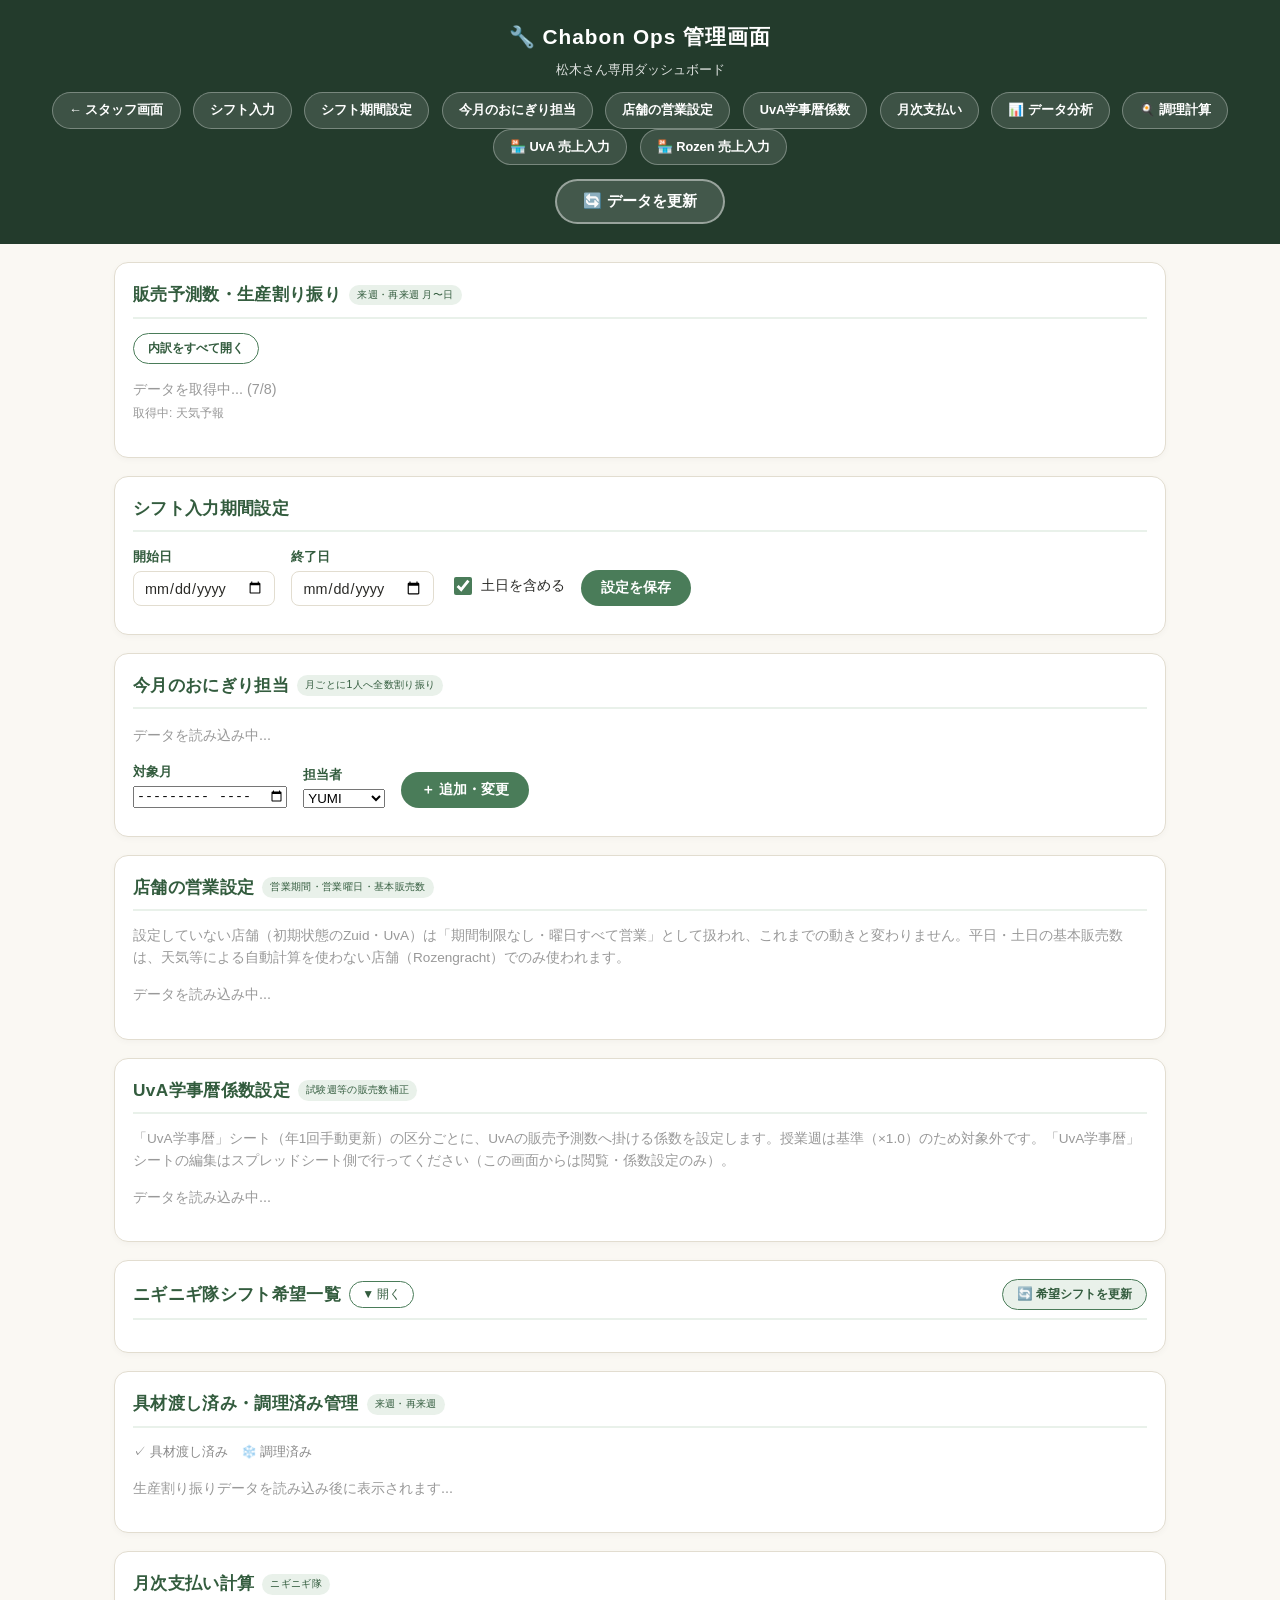
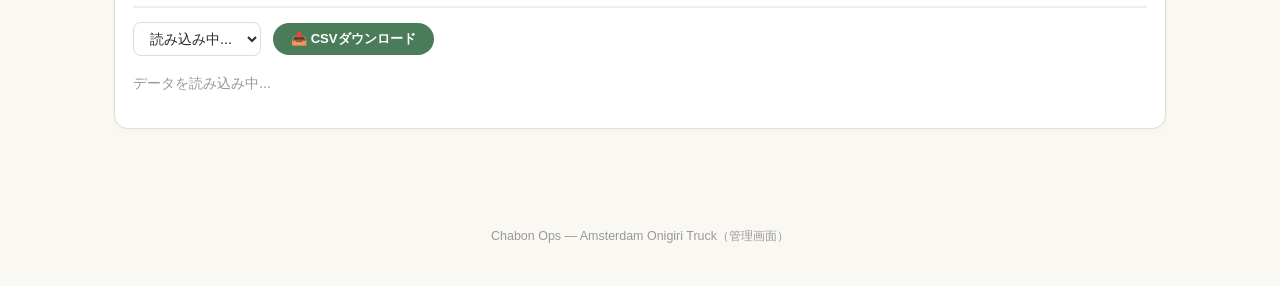
<file: admin.html>
<!DOCTYPE html>
<html lang="ja">
<head>
<meta charset="UTF-8">
<meta name="viewport" content="width=device-width, initial-scale=1.0">
<meta name="apple-mobile-web-app-capable" content="yes">
<meta name="apple-mobile-web-app-status-bar-style" content="black-translucent">
<meta name="apple-mobile-web-app-title" content="Chabon管理">
<link rel="apple-touch-icon" href="./chabon-logo-admin.png">
<title>管理画面｜Chabon Ops</title>
<style>
  :root{
    --main: #4a7c59;
    --main-dark: #335c3e;
    --main-light: #e9f1ea;
    --accent: #c9533f;
    --bg: #faf8f3;
    --card: #ffffff;
    --ink: #2b2b28;
    --line: #e2ddd0;
    --admin-dark: #233b2c;
    /* YUMI・CHIKAKOの内訳にZuid以外が含まれるときの目印の色（警告の赤・内訳のグレー・
       メンバーのパーソナルカラー（YUMIピンク・MARI黄色・CHIKAKOオレンジ・MIKI青、
       personal-colors.js参照）のいずれとも重ならない薄紫にする。色の定義はここ1か所のみ） */
    --non-zuid-mark-bg: #f1e8fb;
    --non-zuid-mark-text: #6b3fa0;
  }
  *{box-sizing:border-box;}
  body{
    margin:0;
    font-family: "Hiragino Sans", "Yu Gothic", "Noto Sans JP", sans-serif;
    background: var(--bg);
    color: var(--ink);
    line-height: 1.6;
  }
  header{
    background: var(--admin-dark);
    color: #fff;
    padding: 20px 16px;
    text-align: center;
  }
  header h1{ margin: 0; font-size: 1.3rem; letter-spacing: 0.05em; }
  header p{ margin: 6px 0 0; font-size: 0.82rem; opacity: 0.85; }
  .header-nav{ position: relative; z-index: 10; margin-top: 12px; }
  .header-refresh-btn{
    display: inline-block;
    margin-top: 14px;
    background: rgba(255,255,255,0.15);
    color: #fff;
    border: 2px solid rgba(255,255,255,0.45);
    border-radius: 100px;
    padding: 10px 26px;
    font-size: 0.95rem;
    font-weight: bold;
    cursor: pointer;
    min-width: 170px;
    transition: background 0.14s, border-color 0.14s;
    -webkit-tap-highlight-color: transparent;
  }
  .header-refresh-btn:active{ background: rgba(255,255,255,0.28); border-color: rgba(255,255,255,0.7); }
  .header-refresh-btn:disabled{ opacity: 0.55; cursor: default; }
  .header-nav a{
    position: relative;
    z-index: 10;
    cursor: pointer;
    display: inline-block;
    background: rgba(255,255,255,0.12);
    color: #fff;
    text-decoration: none;
    font-size: 0.8rem;
    font-weight: bold;
    padding: 7px 16px;
    border-radius: 100px;
    border: 1px solid rgba(255,255,255,0.3);
    margin: 0 4px;
  }
  main{
    max-width: 1080px;
    margin: 0 auto;
    padding: 18px 14px 60px;
  }
  section{
    background: var(--card);
    border: 1px solid var(--line);
    border-radius: 14px;
    padding: 18px;
    margin-bottom: 18px;
    box-shadow: 0 2px 6px rgba(0,0,0,0.03);
  }
  section h2{
    margin: 0 0 14px;
    font-size: 1.05rem;
    color: var(--main-dark);
    display: flex;
    align-items: center;
    gap: 8px;
    border-bottom: 2px solid var(--main-light);
    padding-bottom: 8px;
  }
  section h2 .badge{
    font-size: 0.65rem;
    background: var(--main-light);
    color: var(--main-dark);
    padding: 2px 8px;
    border-radius: 100px;
    font-weight: normal;
  }
  .loading{ color: #999; font-size: 0.9rem; }
  .off-note{ color:#999; font-size: 0.85rem; }

  /* 週ブロック */
  .week-group{ margin-bottom: 26px; }
  .week-group:last-child{ margin-bottom: 0; }
  .week-heading{
    display: flex;
    align-items: center;
    justify-content: space-between;
    margin-bottom: 12px;
    flex-wrap: wrap;
    gap: 8px;
  }
  .week-heading h3{
    margin: 0;
    font-size: 1rem;
    color: var(--main-dark);
  }
  .confirm-week-btn, .publish-week-btn{
    border: none;
    border-radius: 100px;
    background: var(--main);
    color: #fff;
    font-weight: bold;
    font-size: 0.85rem;
    padding: 9px 18px;
    cursor: pointer;
  }
  .confirm-week-btn:active{ background: var(--main-dark); }
  .publish-week-btn{ background: #2a6fb0; }
  .publish-week-btn:active{ background: #20568a; }
  .production-link{
    font-size: 0.78rem;
    color: var(--main-dark);
    text-decoration: underline;
    margin-left: 10px;
  }
  .refresh-shift-btn{
    margin-left: auto;
    border: 1px solid var(--main);
    background: var(--main-light);
    color: var(--main-dark);
    font-weight: bold;
    font-size: 0.78rem;
    padding: 6px 14px;
    border-radius: 100px;
    cursor: pointer;
    white-space: nowrap;
  }
  .refresh-shift-btn:active{ background: var(--main); color: #fff; }
  .refresh-shift-btn:disabled{
    opacity: 0.7;
    cursor: default;
  }
  .refresh-shift-btn.success{
    background: var(--main);
    color: #fff;
    border-color: var(--main);
  }
  .week-status-msg{
    font-size: 0.78rem;
    color: var(--main-dark);
    margin-left: 6px;
  }

  .week-pin-label{
    position: absolute;
    top: -9px;
    left: 10px;
    background: var(--main);
    color: #fff;
    font-size: 0.66rem;
    font-weight: bold;
    padding: 2px 10px;
    border-radius: 100px;
    box-shadow: 0 1px 3px rgba(0,0,0,0.15);
  }
  .week-next-next .week-pin-label{ background: #4f7a8c; }
  .week-divider{
    border-top: 3px solid var(--main-dark);
    margin: 28px 0 24px;
  }
  .week-next-next .day-block .day-head{ color: #3c6577; }
  .week-next-next .week-heading h3{ color: #3c6577; }

  .week-this-week .week-pin-label{ background: #c9853f; }
  .week-this-week .day-block .day-head{ color: #9a6520; }
  .week-this-week .week-heading h3{ color: #9a6520; }
  .day-head-row{
    display: flex;
    align-items: center;
    justify-content: space-between;
    gap: 8px;
    margin-bottom: 4px;
  }
  .day-badges{
    display: flex;
    flex-wrap: wrap;
    gap: 4px;
    margin-bottom: 6px;
  }
  .day-col-forecast-head .day-head{
    font-weight: bold;
    color: var(--main-dark);
    font-size: 1.4rem;
    line-height: 1.15;
  }
  .day-col-forecast-head .day-weather{
    display: flex;
    align-items: center;
    gap: 4px;
    flex-shrink: 0;
  }
  .weather-icon{ font-size: 2rem; line-height: 1; }
  .weather-temp{ font-size: 0.82rem; color: #666; }
  .holiday-badge, .ns-badge{
    display: inline-block;
    margin-top: 4px;
    margin-right: 4px;
    background: #fdecea;
    color: #c0392b;
    font-size: 0.66rem;
    font-weight: bold;
    padding: 2px 7px;
    border-radius: 100px;
    border: 1px solid #f3b6ae;
    white-space: nowrap;
  }
  .store-item{
    background: #fff;
    border: 1px solid var(--line);
    border-radius: 8px;
    padding: 5px 8px;
  }
  .store-item.closed{ background: #f7f6f2; }
  .store-item-header{
    display: flex;
    justify-content: space-between;
    align-items: baseline;
    gap: 6px;
  }
  .store-item-name{
    font-size: 0.72rem;
    font-weight: bold;
    color: var(--main-dark);
    white-space: nowrap;
  }
  .store-item.closed .store-item-name{ color: #999; }
  /* 推奨数（予測値）は参考情報のため控えめなサイズにする（実際の確定値は具材テーブルの
     合計行で大きく表示するため、ここは小さくてよい） */
  .store-item-num{
    font-size: 0.8rem;
    font-weight: bold;
    color: var(--main);
    white-space: nowrap;
    line-height: 1;
  }
  .store-item.closed .store-item-num{
    font-size: 0.72rem;
    font-weight: normal;
    color: #999;
  }
  .store-item-reasons{
    font-size: 0.62rem;
    color: #888;
    line-height: 1.4;
    margin-top: 3px;
    word-break: break-word;
    min-height: 2.8em;
  }
  .store-manual-adjust-row{
    display: flex;
    align-items: center;
    gap: 3px;
    margin-top: 4px;
  }
  .store-manual-adjust-label{
    font-size: 0.6rem;
    color: #888;
  }
  .manual-adjust-step-btn{
    width: 18px;
    height: 18px;
    border: 1px solid var(--line);
    background: #fff;
    color: var(--main-dark);
    border-radius: 3px;
    font-size: 0.7rem;
    line-height: 1;
    cursor: pointer;
  }
  .manual-adjust-step-btn:hover{ background: var(--main-light); border-color: var(--main); }
  .store-manual-adjust-input{
    width: 40px;
    font-size: 0.68rem;
    text-align: center;
    border: 1px solid var(--line);
    border-radius: 3px;
    padding: 1px 2px;
  }
  .reset-manual-adjust-btn{
    border: 1px solid var(--line);
    background: #fff;
    color: var(--main-dark);
    font-size: 0.6rem;
    font-weight: bold;
    padding: 1px 5px;
    border-radius: 3px;
    cursor: pointer;
  }
  .reset-manual-adjust-btn:hover{ background: var(--main-light); border-color: var(--main); }
  /* シフト一覧の備考・必要物品 */
  .shift-note{
    font-size: 0.72rem;
    color: #666;
    margin-top: 3px;
    line-height: 1.4;
  }
  /* シフト一覧：週ごと見出し・区切り */
  .shift-week-section{ margin-bottom: 10px; }
  .shift-week-heading{
    font-size: 0.88rem;
    font-weight: bold;
    color: var(--main-dark);
    padding: 5px 0 4px;
    border-bottom: 2px solid var(--main-light);
    margin-bottom: 8px;
  }
  .shift-week-sep{
    border: none;
    border-top: 2px dashed var(--line);
    margin: 18px 0 14px;
  }
  /* 確定済みバッジ */
  .confirmed-badge{
    display: inline-block;
    margin-top: 4px;
    background: var(--main);
    color: #fff;
    font-size: 0.64rem;
    font-weight: bold;
    padding: 2px 9px;
    border-radius: 100px;
  }
  /* 修正済みバッジ（確定後に内容を更新した日。ニギニギ隊が気づけるよう確定済みバッジと色を変える） */
  .revised-badge{
    display: inline-block;
    margin-top: 4px;
    background: var(--accent);
    color: #fff;
    font-size: 0.64rem;
    font-weight: bold;
    padding: 2px 9px;
    border-radius: 100px;
  }
  /* 修正中（未公開）バッジ：公開前の一時的な状態だと分かるよう、確定済み系とは別の色にする */
  .revising-badge{
    display: inline-block;
    margin-top: 4px;
    background: #c9853f;
    color: #fff;
    font-size: 0.64rem;
    font-weight: bold;
    padding: 2px 9px;
    border-radius: 100px;
  }
  /* 各日の状態ラベル（未確定／確定・非公開／公開中）：色で一目で見分けられるようにする */
  .day-status-badge{
    display: inline-block;
    margin-top: 4px;
    font-size: 0.64rem;
    font-weight: bold;
    padding: 2px 9px;
    border-radius: 100px;
  }
  .day-status-badge.status-unconfirmed{ background: #e2ddd0; color: #777; }
  .day-status-badge.status-confirmed-private{ background: #8a6d3b; color: #fff; }
  .day-status-badge.status-published{ background: #2a6fb0; color: #fff; }
  /* この日を修正する */
  .revise-day-btn{
    font-size: 0.75rem;
    padding: 5px 14px;
    border: 1px solid var(--accent);
    border-radius: 100px;
    background: #fff;
    color: var(--accent);
    cursor: pointer;
    font-weight: bold;
  }
  .revise-day-btn:hover{ background: #fdecea; }
  /* 修正を確定・公開する */
  .publish-revision-btn{
    border: none;
    border-radius: 100px;
    background: var(--accent);
    color: #fff;
    font-weight: bold;
    font-size: 0.78rem;
    padding: 7px 16px;
    cursor: pointer;
  }
  .publish-revision-btn:hover{ background: #a8402f; }
  /* 修正をやめる */
  .cancel-revision-btn{
    font-size: 0.75rem;
    padding: 6px 14px;
    border: 1px solid #ccc;
    border-radius: 100px;
    background: #fff;
    color: #666;
    cursor: pointer;
  }
  .cancel-revision-btn:hover{ background: #f2f2f2; }
  .revise-status-msg{
    font-size: 0.72rem;
    color: var(--accent);
    font-weight: bold;
  }
  /* この日を確定 */
  .confirm-day-btn{
    border: none;
    border-radius: 100px;
    background: var(--main);
    color: #fff;
    font-weight: bold;
    font-size: 0.78rem;
    padding: 7px 16px;
    cursor: pointer;
  }
  .confirm-day-btn:hover{ background: var(--main-dark); }
  .confirm-day-btn:disabled{ background: #aaa; cursor: default; }
  /* シフト表に公開 */
  .publish-day-btn{
    border: none;
    border-radius: 100px;
    background: #2a6fb0;
    color: #fff;
    font-weight: bold;
    font-size: 0.78rem;
    padding: 7px 16px;
    cursor: pointer;
  }
  .publish-day-btn:hover{ background: #20568a; }
  /* 公開を取り消す */
  .unpublish-day-btn{
    font-size: 0.75rem;
    padding: 6px 14px;
    border: 1px solid #ccc;
    border-radius: 100px;
    background: #fff;
    color: #666;
    cursor: pointer;
  }
  .unpublish-day-btn:hover{ background: #f2f2f2; }
  .day-action-status-msg{
    font-size: 0.72rem;
    color: var(--accent);
    font-weight: bold;
  }
  /* 確定済みの推奨数ボックスハイライト */
  .store-item.confirmed{
    background: var(--main-light);
    border-color: var(--main);
  }
  .store-item.confirmed .store-item-num{
    color: var(--main-dark);
  }
  .store-toggle-btn{
    border: none;
    border-radius: 100px;
    font-size: 0.66rem;
    font-weight: bold;
    padding: 2px 8px;
    margin-left: 4px;
    cursor: pointer;
    vertical-align: middle;
  }
  .store-toggle-btn.on{ background: var(--main); color: #fff; }
  .store-toggle-btn.off{ background: #ddd5c5; color: #777; }
  .reset-recommend-btn{
    border: 1px solid var(--line);
    background: #fff;
    color: var(--main-dark);
    font-size: 0.62rem;
    font-weight: bold;
    padding: 1px 6px;
    margin-left: 4px;
    border-radius: 100px;
    cursor: pointer;
    vertical-align: middle;
  }
  .reset-recommend-btn:active{ background: var(--main-light); }
  table.forecast-table{
    width: 100%;
    border-collapse: collapse;
    font-size: 0.78rem;
  }
  table.forecast-table th, table.forecast-table td{
    border-bottom: 1px solid var(--line);
    padding: 5px 4px;
    text-align: center;
  }
  table.forecast-table th{ color: var(--main-dark); font-weight: bold; background: var(--main-light); white-space: nowrap; }
  table.forecast-table td.f-name{ text-align: left; color: var(--ink); }
  table.forecast-table td.cell-readonly{ color: #666; }
  table.forecast-table td.cell-row-total{ font-weight: bold; color: var(--main-dark); }
  table.forecast-table tfoot td{ font-weight: bold; color: var(--main-dark); border-bottom: none; border-top: 2px solid var(--main-light); padding-top: 6px; }
  .cell-input{
    width: 34px;
    border: none;
    background: transparent;
    font-size: 0.78rem;
    text-align: center;
    color: var(--ink);
    padding: 2px;
    border-radius: 4px;
  }
  .cell-input:focus{ border: 1px solid var(--main); background: #fff; outline: none; }
  .cell-input:disabled{ color: #ccc; }
  .qty-stepper{
    display: flex;
    align-items: center;
    justify-content: center;
    gap: 2px;
  }
  .qty-step-btn{
    width: 18px;
    height: 18px;
    line-height: 1;
    border: 1px solid var(--line);
    background: #fff;
    color: var(--main-dark);
    font-size: 0.72rem;
    font-weight: bold;
    border-radius: 4px;
    cursor: pointer;
    padding: 0;
  }
  .qty-step-btn:disabled{ color: #ccc; cursor: default; }
  .day-divider{
    border-top: 1px dashed var(--line);
    margin: 8px 0;
    padding-top: 8px;
  }
  .day-meta{ font-size: 0.78rem; color: #777; }
  .day-meta strong{ color: var(--ink); }
  .grand-total-line{
    font-size: 0.85rem;
    color: var(--main-dark);
    font-weight: bold;
    margin-top: 4px;
  }
  .readonly-tag{
    font-size: 0.7rem;
    color: #999;
    margin-left: 4px;
  }

  .week-heading-simple{
    font-size: 1rem;
    color: var(--main-dark);
    margin: 0 0 12px;
  }
  .wish-hint{ display: block; font-weight: normal; color: #888; font-size: 0.66rem; }
  .wish-over-warning{ display: block; font-weight: bold; color: var(--accent); font-size: 0.66rem; }
  /* YUMI・CHIKAKOの内訳にZuid以外が含まれるときの目印。警告（赤）ではないため、
     内訳のグレーの文字・赤い警告のどちらとも見分けられる薄紫のラベルにする
     （色は:rootの--non-zuid-mark-bg/--non-zuid-mark-textで一括管理） */
  .yumi-non-zuid-mark{
    display: inline-block;
    margin-top: 2px;
    font-size: 0.62rem;
    font-weight: bold;
    background: var(--non-zuid-mark-bg);
    color: var(--non-zuid-mark-text);
    border-radius: 8px;
    padding: 1px 6px;
  }
  .chise-priority-row{
    display: flex;
    align-items: center;
    gap: 6px;
    margin-bottom: 6px;
    font-size: 0.74rem;
    color: #666;
  }
  .chise-priority-row select{
    font-size: 0.78rem;
    padding: 2px 5px;
    border-radius: 6px;
    border: 1px solid var(--line);
  }
  .prod-add-member-row{
    display: flex;
    align-items: center;
    gap: 8px;
    margin-bottom: 8px;
    font-size: 0.8rem;
  }
  .prod-add-member-row select{
    font-size: 0.8rem;
    padding: 3px 6px;
    border-radius: 6px;
    border: 1px solid var(--line);
  }
  .add-member-btn{
    background: var(--main);
    color: #fff;
    border: none;
    border-radius: 100px;
    padding: 4px 12px;
    font-size: 0.78rem;
    cursor: pointer;
  }
  .add-member-btn:hover{ background: var(--main-dark); }
  .prod-summary{
    font-size: 0.82rem;
    color: #555;
    background: var(--main-light);
    border-radius: 8px;
    padding: 8px 10px;
    margin-bottom: 10px;
  }
  .prod-summary div{ margin-bottom: 2px; }
  .warning-line{
    color: var(--accent);
    font-weight: bold;
    margin-top: 4px;
  }

  /* シフト一覧テーブル */
  #shiftTableArea{ overflow-x: auto; }
  #shiftTableArea table{ width: 100%; border-collapse: collapse; font-size: 0.82rem; min-width: 760px; }
  #shiftTableArea th, #shiftTableArea td{
    border-bottom: 1px solid var(--line);
    padding: 8px 6px;
    text-align: center;
    vertical-align: top;
  }
  #shiftTableArea th{ background: var(--main-light); color: var(--main-dark); }
  #shiftTableArea td:first-child, #shiftTableArea th:first-child{ text-align: left; }
  /* シフト合計行 */
  #shiftTableArea tfoot td{
    background: #f5f5f5 !important;
    color: #666 !important;
    font-weight: normal !important;
    font-size: 0.78rem;
    border-bottom: none;
    border-top: 1px solid #ddd;
    padding: 4px 6px;
    white-space: nowrap;
  }
  #shiftTableArea tfoot td:first-child{ text-align: left; }
  /* 週グループ行（colspan行）*/
  #shiftTableArea th.shift-grp{ color: #fff; font-size: 0.78rem; text-align: center; }
  #shiftTableArea th.shift-grp-w0{ background: #9a6520; }
  #shiftTableArea th.shift-grp-w1{ background: var(--main); }
  #shiftTableArea th.shift-grp-w2{ background: #4f7a8c; }
  /* 日付ヘッダー行（週ごとに背景色を変える）*/
  #shiftTableArea th.shift-day-w0{ background: #fdf3e6; color: #9a6520; }
  #shiftTableArea th.shift-day-w1{ background: var(--main-light); color: var(--main-dark); }
  #shiftTableArea th.shift-day-w2{ background: #ddeef3; color: #3c6577; }
  /* ボディセル：週2はわずかに色付け */
  #shiftTableArea td.shift-cell-w0{ background: #fdfaf6; }
  #shiftTableArea td.shift-cell-w2{ background: #f0f6f8; }
  /* 週間の縦区切り */
  #shiftTableArea .shift-grp-sep,
  #shiftTableArea .shift-col-sep{ border-left: 3px solid #aaa !important; }
  .manual-readonly{
    font-weight: bold;
    font-size: 0.88rem;
    color: var(--main-dark);
  }
  .manual-readonly.unanswered{
    font-weight: normal;
    color: #aaa;
  }

  /* 具材割り振り（カード内に統合） */
  .pill{
    display:inline-block;
    background: var(--main-light);
    color: var(--main-dark);
    border-radius: 100px;
    padding: 2px 10px;
    font-size: 0.78rem;
    margin: 2px 3px 2px 0;
  }

  footer{
    text-align:center;
    font-size: 0.78rem;
    color: #999;
    padding: 20px 0 40px;
  }

  /* リセットボタン */
  .reset-day-btn{
    font-size: 0.68rem;
    padding: 3px 9px;
    border: 1px solid #e0c4c4;
    border-radius: 100px;
    background: #fff5f5;
    color: #c0392b;
    cursor: pointer;
  }
  .reset-day-btn:hover{ background: #fdeaea; }
  /* 保存済みインジケータ */
  .saved-indicator{
    font-size: 0.65rem;
    color: #aaa;
    margin-left: 6px;
  }
  .draft-conflict-msg{
    font-size: 0.72rem;
    color: var(--accent);
    font-weight: bold;
  }
  .draft-conflict-msg:empty{ display: none; }
  .fetch-failure-banner{
    background: #fdeceb;
    border: 1px solid var(--accent);
    color: #8a2e22;
    border-radius: 10px;
    padding: 10px 16px;
    margin: 0 0 16px;
    font-size: 0.88rem;
    font-weight: bold;
  }
  /* その店舗では使われていない項目の読み取り失敗だけの場合（本当の異常ではない）、
     赤いfetch-failure-bannerではなく、こちらの目立たない見た目にする */
  .notice-only-banner{
    background: #f2f2f2;
    border: 1px solid #ccc;
    color: #777;
    font-weight: normal;
  }
  .setting-notice{ color: #888; font-weight: normal; }

  /* 週折りたたみ */
  .toggle-week-btn{
    font-size: 0.75rem;
    padding: 4px 12px;
    border: 1px solid var(--main);
    border-radius: 100px;
    background: #fff;
    color: var(--main-dark);
    cursor: pointer;
  }

  /* 内訳の一括開閉ボタン（日ごと・画面上部の全体用） */
  .breakdown-toggle-btn{
    font-size: 0.78rem;
    padding: 6px 14px;
    border: 1px solid var(--main);
    border-radius: 100px;
    background: #fff;
    color: var(--main-dark);
    cursor: pointer;
    white-space: nowrap;
  }
  .breakdown-toggle-btn:active{ background: var(--main); color: #fff; }
  .breakdown-toggle-all-row{
    margin: 4px 0 12px;
  }
  .breakdown-toggle-all-global-btn{
    font-weight: bold;
  }
  .prod-day-toggle-row{
    margin: 0 0 8px;
  }
  .week-collapsed .day-cards,
  .week-collapsed .prod-cards-wrap,
  .week-collapsed .day-pairs-wrap{ display: none; }
  .toggle-shift-btn{
    font-size: 0.75rem;
    padding: 4px 12px;
    border: 1px solid var(--main);
    border-radius: 100px;
    background: #fff;
    color: var(--main-dark);
    cursor: pointer;
  }
  .toggle-shift-btn:hover{ background: var(--main-light); border-color: var(--main-dark); }
  .shift-table-collapsed{ display: none; }

  /* ── 日付ブロック（統合レイアウト） ── */
  .day-pairs-wrap{ display: flex; flex-direction: column; gap: 12px; }
  .day-block{
    position: relative;
    border: 1px solid var(--line);
    border-radius: 12px;
    overflow: hidden;
    background: #fdfcf9;
    transition: box-shadow 0.18s;
  }
  .day-block:hover{ box-shadow: 0 4px 18px rgba(74,124,89,0.1); }
  .week-this-week .day-block{ background: #fdf3e6; border-color: #e3c391; }
  .week-next-next .day-block{ background: #eef3f5; border-color: #c9d8dd; }

  /* 日付ブロック：フッター帯 */
  .day-block-footer{
    padding: 6px 14px;
    border-top: 1px solid var(--line);
    display: flex;
    justify-content: flex-end;
    align-items: center;
    gap: 8px;
    flex-wrap: wrap;
    background: rgba(255,255,255,0.3);
    font-size: 0.78rem;
  }
  .week-this-week .day-block-footer{ border-top-color: #e3c391; }
  .week-next-next .day-block-footer{ border-top-color: #c9d8dd; }

  /* ── 週タイトルバッジ ── */
  .week-title-badge{
    display: inline-block;
    background: var(--main);
    color: #fff;
    font-size: 0.72rem;
    font-weight: bold;
    padding: 3px 10px;
    border-radius: 100px;
    margin-right: 5px;
    vertical-align: middle;
  }
  .week-this-week .week-title-badge{ background: #c9853f; }
  .week-next-next .week-title-badge{ background: #4f7a8c; }

  /* ── 日付ブロック：カードレイアウト ── */
  .day-block-body{
    padding: 10px 10px 4px;
    display: flex;
    flex-direction: column;
    gap: 8px;
  }
  .day-2col-grid{
    display: grid;
    grid-template-columns: 1fr 1fr;
    gap: 12px;
  }
  .day-col-forecast-head{
    padding: 10px 14px;
    background: #fdfaf3;
    border-radius: 8px;
    border: 1px solid #e8e0c8;
    display: flex;
    flex-direction: column;
  }
  .day-col-prod-head{
    padding: 10px 14px;
    background: #f0f3f7;
    border-radius: 8px;
    border: 1px solid #c9d8dd;
    display: flex;
    flex-direction: column;
  }
  .week-this-week .day-col-forecast-head{ background: #fdf5e4; border-color: #e3c391; }
  .week-this-week .day-col-prod-head{ background: #ecf1f5; border-color: #bfcdd8; }
  .week-next-next .day-col-forecast-head{ background: #f5f8f5; border-color: #c9d5c9; }
  .week-next-next .day-col-prod-head{ background: #eaf1f5; border-color: #b8cdd6; }
  .col-section-title{
    display: inline-block;
    font-size: 0.69rem;
    font-weight: bold;
    letter-spacing: 0.05em;
    padding: 2px 9px;
    border-radius: 4px;
    margin-bottom: 8px;
  }
  .col-section-title.ut-forecast-head{ background: #ddeee4; color: var(--main-dark); }
  .col-section-title.ut-prod-head{ background: #dde6ee; color: #2c5272; }
  .store-stack-with-toggle{ display: flex; flex-direction: row; gap: 6px; }
  .store-stack-with-toggle .store-item-with-toggle{ flex: 1; min-width: 0; }
  .store-item-with-toggle{
    display: flex;
    align-items: flex-start;
    gap: 5px;
  }
  .store-item-with-toggle .store-toggle-btn{ flex-shrink: 0; }
  .store-item-with-toggle .store-item{ flex: 1; min-width: 0; }
  .store-item-with-toggle .reset-recommend-btn{ flex-shrink: 0; font-size: 0.65rem; }

  /* ── 2カラムテーブル ── */
  .day-table-forecast{
    overflow-x: auto;
    -webkit-overflow-scrolling: touch;
    background: #fdfaf3;
    border-radius: 8px;
    border: 1px solid #e8e0c8;
  }
  .day-table-prod{
    overflow-x: auto;
    -webkit-overflow-scrolling: touch;
    background: #f0f3f7;
    border-radius: 8px;
    border: 1px solid #c9d8dd;
  }
  .week-this-week .day-table-forecast{ background: #fdf5e4; border-color: #e3c391; }
  .week-this-week .day-table-prod{ background: #ecf1f5; border-color: #bfcdd8; }
  .week-next-next .day-table-forecast{ background: #f5f8f5; border-color: #c9d5c9; }
  .week-next-next .day-table-prod{ background: #eaf1f5; border-color: #b8cdd6; }
  table.day-sub-table{
    width: 100%;
    border-collapse: collapse;
    font-size: 0.78rem;
  }
  table.day-sub-table th, table.day-sub-table td{
    border-bottom: 1px solid var(--line);
    padding: 0 5px;
    height: 44px;
    text-align: center;
    white-space: nowrap;
    vertical-align: middle;
  }
  table.day-sub-table th{ color: var(--main-dark); font-weight: bold; background: var(--main-light); }
  table.day-sub-table td.f-name{ text-align: left; padding-left: 10px; min-width: 90px; }
  table.day-sub-table th.f-name{ text-align: left; padding-left: 10px; }
  table.day-sub-table th.sub-forecast-head{ background: #ddeee4; color: var(--main-dark); }
  table.day-sub-table th.sub-prod-head{ background: #dde6ee; color: #2c5272; }
  /* 修正中、確定プランの数があるために営業設定上は休業のまま強制的に営業扱いにした
     店舗の列に出す小さな注記（値は変えない・表示のみ） */
  .settings-closed-note{ display: inline-block; font-size: 0.62rem; font-weight: normal; color: #a3362a; white-space: normal; }
  table.day-sub-table td.cell-readonly{ color: #666; }
  table.day-sub-table td.cell-row-total{ font-weight: bold; color: var(--main-dark); }
  /* メンバー×具材セルの店舗別内訳（タップで開く）。普段は「内訳」の1行だけで表を圧迫しない */
  .prod-cell-breakdown{ font-size: 0.66rem; color: #888; margin-top: 2px; }
  .prod-cell-breakdown summary{ cursor: pointer; }
  .prod-cell-breakdown div{ white-space: nowrap; text-align: left; }
  /* 個数を変えた直後に、数字が変わったことが分かるよう一瞬だけ色を変える（控えめに） */
  @keyframes cellFlash{ 0%{ background-color: #fff3b0; } 100%{ background-color: transparent; } }
  .cell-flash{ animation: cellFlash 900ms ease-out; }
  /* 具材テーブルの合計行（実際に確定・入力されている値）は、推奨数カードのヘッダーより
     目立つよう大きめのフォントサイズにする */
  table.day-sub-table tfoot td{
    border-bottom: none;
    border-top: 2px solid var(--main-light);
    font-weight: bold;
    font-size: 1.05rem;
    color: var(--main-dark);
    background: rgba(242,247,243,0.8);
  }

  @media (max-width: 768px){
    .day-2col-grid{ grid-template-columns: 1fr; }
  }

  .prod-heading-row{
    display: flex;
    align-items: center;
    justify-content: space-between;
    margin-bottom: 4px;
  }

  /* 本部マイナス */
  .hq-negative{ color: #c0392b; font-weight: bold; }
  .hq-over-badge{
    display: inline-block;
    font-size: 0.6rem;
    background: #c0392b;
    color: #fff;
    border-radius: 3px;
    padding: 0 3px;
    margin-left: 3px;
    vertical-align: middle;
  }

  /* 具材渡し済み・調理済み */
  .status-legend{ font-size: 0.8rem; color: #888; margin-bottom: 10px; }
  .status-btn{
    font-size: 0.68rem;
    padding: 3px 8px;
    border: 1.5px solid #bbb;
    border-radius: 100px;
    background: #f5f5f5;
    color: #555;
    cursor: pointer;
    display: inline-block;
  }
  .status-btn.handed.active{ background: var(--main); color: #fff; border-color: var(--main); }
  .status-btn.cooked.active{ background: #3b6ea5; color: #fff; border-color: #3b6ea5; }
  .cell-fillings{ font-size: 0.72rem; color: #555; margin-bottom: 4px; line-height: 1.4; }
  .cell-status{ display: flex; flex-wrap: wrap; gap: 3px; }
  .cell-filling-row{ margin-bottom: 6px; }
  .cell-filling-row:last-child{ margin-bottom: 0; }
  .cell-filling-row .cell-fillings{ margin-bottom: 2px; }
  #cellStatusArea table{ width: 100%; border-collapse: collapse; font-size: 0.82rem; min-width: 640px; }
  #cellStatusArea th, #cellStatusArea td{
    border-bottom: 1px solid var(--line);
    padding: 8px 6px;
    text-align: center;
    vertical-align: top;
  }
  #cellStatusArea th{ background: var(--main-light); color: var(--main-dark); }
  #cellStatusArea td:first-child, #cellStatusArea th:first-child{ text-align: left; }
  #cellStatusArea td.no-plan{ color: #bbb; font-size: 0.75rem; }
  #cellStatusArea .cell-status-wrap{ overflow-x: auto; }

  /* 確認ダイアログ */
  .confirm-overlay{
    display: none; position: fixed; inset: 0;
    background: rgba(0,0,0,0.45);
    align-items: center; justify-content: center;
    padding: 20px; z-index: 1000;
  }
  .confirm-overlay.show{ display: flex; }
  .confirm-box{
    background: #fff; border-radius: 16px; padding: 24px 20px;
    width: 100%; max-width: 340px;
    box-shadow: 0 8px 24px rgba(0,0,0,0.2);
  }
  .confirm-message{ margin: 0 0 20px; font-size: 1rem; color: var(--ink); line-height: 1.6; text-align: center; }
  .confirm-actions{ display: flex; flex-direction: column; gap: 10px; }
  .confirm-btn{ border: none; border-radius: 10px; padding: 14px; font-size: 1rem; font-weight: bold; cursor: pointer; width: 100%; }
  .confirm-btn.yes{ background: var(--main); color: #fff; }
  .confirm-btn.no{ background: #e2ddd0; color: #555; }
  .confirm-btn.yes:hover{ background: var(--main-dark); }
  .confirm-btn.no:hover{ background: #d5d0c8; }

  /* ════════════════════════════════
     UI / UX 改善
     ════════════════════════════════ */

  /* ── トランジション基盤 ── */
  button{ transition: background 0.14s, color 0.14s, box-shadow 0.14s, border-color 0.14s, opacity 0.14s; }

  /* ── セクション ── */
  section{ transition: box-shadow 0.18s; }

  /* ── 見出し：フォント強化 ── */
  section h2{
    font-size: 1.08rem;
    font-weight: 700;
    letter-spacing: 0.02em;
  }
  .week-heading h3{ font-size: 1.02rem; font-weight: 700; }

  /* ── 週ヘッダーに薄い区切り ── */
  .week-heading{
    padding-bottom: 10px;
    border-bottom: 1px solid var(--main-light);
    margin-bottom: 16px;
  }

  /* ── ナビリンクホバー ── */
  .header-nav a{ transition: background 0.14s, border-color 0.14s; }
  .header-nav a:hover{ background: rgba(255,255,255,0.22); border-color: rgba(255,255,255,0.5); }

  /* ── 確定ボタン ── */
  .confirm-week-btn:hover{ background: var(--main-dark); box-shadow: 0 2px 8px rgba(51,92,62,0.28); }
  .publish-week-btn:hover{ background: #20568a; box-shadow: 0 2px 8px rgba(42,111,176,0.28); }

  /* ── 折りたたみボタン ── */
  .toggle-week-btn:hover{ background: var(--main-light); border-color: var(--main-dark); }

  /* ── 希望シフト更新ボタン ── */
  .refresh-shift-btn{ transition: background 0.14s, color 0.14s, border-color 0.14s; }
  .refresh-shift-btn:not(:disabled):hover{ background: var(--main); color: #fff; border-color: var(--main); }

  /* ── ±ステッパーボタン ── */
  .qty-step-btn:not(:disabled):hover{
    background: var(--main-light);
    border-color: var(--main);
    color: var(--main-dark);
  }

  /* ── 営業/休みトグル ── */
  .store-toggle-btn.on:hover{ background: var(--main-dark); }
  .store-toggle-btn.off:hover{ background: #c9c0b0; }

  /* ── リセット推奨ボタン ── */
  .reset-recommend-btn{ transition: background 0.14s, border-color 0.14s; }
  .reset-recommend-btn:hover{ background: var(--main-light); border-color: var(--main); }

  /* ── 具材渡し済み/調理済みボタン ── */
  .status-btn{ transition: background 0.14s, color 0.14s, border-color 0.14s, box-shadow 0.14s; }
  .status-btn:hover{ border-color: var(--main); box-shadow: 0 1px 4px rgba(74,124,89,0.18); }

  /* ── cell-input ── */
  .cell-input{ transition: border-color 0.14s, background 0.14s, box-shadow 0.14s; }
  .cell-input:focus{ box-shadow: 0 0 0 2px rgba(74,124,89,0.18); }

  /* ── 店舗ボックス ── */
  .store-item{ transition: background 0.14s, border-color 0.14s; }
  .store-item-num{ font-size: 0.85rem; }

  /* .day-pair-col-head は unified-table に統合済み */

  /* ── prod-summary の合計強調 ── */
  .prod-summary{ border-left: 3px solid var(--main); }
  .prod-summary strong{ color: var(--main-dark); }

  /* ── 週区切り線を少し洗練 ── */
  .week-divider{
    border-top: 2px solid var(--line);
    margin: 24px 0 20px;
    position: relative;
  }

  /* ── CSVボタン ── */
  .payment-csv-btn{ transition: background 0.14s, box-shadow 0.14s; }
  .payment-csv-btn:hover{ background: var(--main-dark); box-shadow: 0 2px 8px rgba(51,92,62,0.25); }

  /* ── スマホ調整 ── */
  @media (max-width: 768px){
    main{ padding: 12px 10px 60px; }
    section{ padding: 14px 12px; border-radius: 10px; }
    .week-heading{ flex-direction: column; align-items: flex-start; }
    .week-heading > div{ display: flex; flex-wrap: wrap; gap: 6px; }
    .confirm-week-btn, .publish-week-btn{ font-size: 0.8rem; padding: 7px 14px; }
    .breakdown-toggle-btn{ font-size: 0.82rem; padding: 8px 14px; }
  }

  /* ── 月次支払い計算 ── */
  .payment-controls{
    display: flex;
    align-items: center;
    gap: 12px;
    margin-bottom: 16px;
    flex-wrap: wrap;
  }
  .payment-month-select{
    font-family: inherit;
    font-size: 0.9rem;
    border: 1px solid var(--line);
    border-radius: 8px;
    padding: 7px 12px;
    background: #fff;
    color: var(--ink);
    cursor: pointer;
  }
  .payment-csv-btn{
    background: var(--main);
    color: #fff;
    border: none;
    border-radius: 100px;
    padding: 7px 18px;
    font-size: 0.82rem;
    font-weight: bold;
    cursor: pointer;
    font-family: inherit;
    white-space: nowrap;
  }
  .payment-csv-btn:hover{ background: var(--main-dark); }
  .payment-table{
    width: 100%;
    border-collapse: collapse;
    font-size: 0.9rem;
  }
  .payment-table th{
    background: var(--main-light);
    color: var(--main-dark);
    padding: 9px 14px;
    text-align: left;
    font-size: 0.82rem;
    border-bottom: 2px solid var(--line);
    white-space: nowrap;
  }
  .payment-table th:nth-child(2),
  .payment-table th:nth-child(3),
  .payment-table th:nth-child(4){ text-align: right; }
  .payment-table td{
    padding: 10px 14px;
    border-bottom: 1px solid var(--line);
    vertical-align: middle;
  }
  .payment-table td:nth-child(2),
  .payment-table td:nth-child(3),
  .payment-table td:nth-child(4){ text-align: right; }
  .payment-name{ font-weight: bold; color: var(--main-dark); }
  .payment-qty{ font-variant-numeric: tabular-nums; }
  .payment-rate{ color: #888; font-size: 0.85rem; }
  .payment-amount{ font-weight: bold; color: var(--main-dark); font-variant-numeric: tabular-nums; }
  .payment-total-row{ background: var(--main-light); }
  .payment-total-row td{
    border-bottom: none;
    font-weight: bold;
    color: var(--main-dark);
  }
  .payment-empty{ color: #999; font-size: 0.88rem; padding: 10px 0; }
  .payment-chise-note{ color: #888; font-size: 0.85rem; padding: 6px 0 0; }

  /* ── シフト入力期間設定 ── */
  .shift-config-controls{
    display: flex;
    align-items: flex-end;
    gap: 16px;
    flex-wrap: wrap;
  }
  .shift-config-field{
    display: flex;
    flex-direction: column;
    gap: 4px;
    font-size: 0.82rem;
    color: var(--main-dark);
    font-weight: bold;
  }
  .shift-config-field input[type="date"]{
    font-family: inherit;
    font-size: 0.9rem;
    border: 1px solid var(--line);
    border-radius: 8px;
    padding: 7px 10px;
    background: #fff;
    color: var(--ink);
  }
  .shift-config-checkbox{
    display: flex;
    align-items: center;
    gap: 6px;
    font-size: 0.88rem;
    color: var(--ink);
    font-weight: normal;
    padding-bottom: 8px;
  }
  .shift-config-checkbox input[type="checkbox"]{
    width: 18px;
    height: 18px;
    accent-color: var(--main);
  }
  .shift-config-save-btn{
    background: var(--main);
    color: #fff;
    border: none;
    border-radius: 100px;
    padding: 9px 20px;
    font-size: 0.85rem;
    font-weight: bold;
    cursor: pointer;
    font-family: inherit;
    white-space: nowrap;
  }
  .shift-config-save-btn:hover{ background: var(--main-dark); }
  .shift-config-save-btn:disabled{ background: #aaa; cursor: default; }
  .shift-config-status{
    margin: 10px 0 0;
    font-size: 0.85rem;
    color: var(--main-dark);
  }
  .shift-config-status.error{ color: var(--accent); }

  /* ── 今月のおにぎり担当 ── */
  .monthly-onigiri-row{
    display: flex;
    align-items: center;
    gap: 14px;
    padding: 8px 0;
    border-bottom: 1px solid var(--line);
    flex-wrap: wrap;
  }
  .monthly-onigiri-row:last-child{ border-bottom: none; }
  .monthly-onigiri-month{
    font-weight: bold;
    color: var(--main-dark);
    min-width: 90px;
  }
  .monthly-onigiri-row select{
    font-family: inherit;
    font-size: 0.9rem;
    border: 1px solid var(--line);
    border-radius: 8px;
    padding: 6px 10px;
    background: #fff;
    color: var(--ink);
  }
  .uva-academic-coeff-input{
    font-family: inherit;
    font-size: 0.9rem;
    border: 1px solid var(--line);
    border-radius: 8px;
    padding: 6px 10px;
    background: #fff;
    color: var(--ink);
    width: 90px;
  }
  .monthly-onigiri-remove-btn{
    background: none;
    border: 1px solid var(--line);
    border-radius: 100px;
    padding: 5px 12px;
    font-size: 0.8rem;
    color: #888;
    cursor: pointer;
    font-family: inherit;
  }
  .monthly-onigiri-remove-btn:hover{ color: var(--accent); border-color: var(--accent); }
  .monthly-onigiri-add-row{ margin-top: 10px; }
  .monthly-onigiri-empty{ color: #999; font-size: 0.88rem; padding: 10px 0; }
  .monthly-onigiri-recalc-notice{
    background: #fff6e0;
    border: 1px solid #e8c468;
    border-radius: 8px;
    padding: 10px 14px;
    font-size: 0.85rem;
    color: #7a5c00;
    margin: 0 0 12px;
  }
  .monthly-onigiri-invalid-warning{
    background: #fdeceb;
    border: 1px solid var(--accent);
    border-radius: 8px;
    padding: 10px 14px;
    font-size: 0.85rem;
    color: var(--accent);
    margin: 0 0 12px;
  }

  /* ── 店舗の営業設定 ── */
  .store-settings-card{
    border: 1px solid var(--line);
    border-radius: 10px;
    padding: 12px 14px;
    margin-bottom: 12px;
  }
  .store-settings-card:last-child{ margin-bottom: 0; }
  .store-settings-name{
    font-weight: bold;
    color: var(--main-dark);
    font-size: 0.95rem;
    margin-bottom: 10px;
  }
  .store-settings-weekday-row{
    display: flex;
    gap: 6px;
    flex-wrap: wrap;
    margin: 10px 0;
  }
  .store-settings-weekday-label{
    display: flex;
    flex-direction: column;
    align-items: center;
    gap: 4px;
    font-size: 0.78rem;
    color: var(--ink);
    font-weight: normal;
  }
  .store-settings-weekday-label input[type="checkbox"]{
    width: 18px;
    height: 18px;
    accent-color: var(--main);
  }
  .store-settings-weekday-base-row{
    display: flex;
    gap: 6px;
    flex-wrap: wrap;
    margin: 10px 0;
  }
  .store-settings-weekday-base-label{
    display: flex;
    flex-direction: column;
    align-items: center;
    gap: 4px;
    font-size: 0.78rem;
    color: var(--ink);
    font-weight: normal;
  }
  .store-settings-base-note{
    font-size: 0.78rem;
    color: #777;
    margin: 10px 0 0;
  }
  .store-settings-weekday-base-label input[type="number"]{
    font-family: inherit;
    font-size: 0.9rem;
    border: 1px solid var(--line);
    border-radius: 8px;
    padding: 7px 6px;
    background: #fff;
    color: var(--ink);
    width: 56px;
    text-align: center;
  }
  /* 営業曜日のチェックを外した曜日は、販売数の欄をグレーにして「ここは使われない」ことを示す */
  .store-settings-weekday-base-label.is-closed{ opacity: 0.45; }
  .store-settings-weekday-base-label.is-closed input[type="number"]{ background: #f0ede4; }
  .store-settings-method-field select{
    font-family: inherit;
    font-size: 0.9rem;
    border: 1px solid var(--line);
    border-radius: 8px;
    padding: 7px 10px;
    background: #fff;
    color: var(--ink);
  }
  .store-settings-method-fixed-note{
    font-size: 0.82rem;
    color: #777;
    align-self: center;
  }
  .store-settings-method-note{
    font-size: 0.78rem;
    color: #777;
    margin: 6px 0 0;
  }
  .store-settings-trend-fields{
    margin: 10px 0;
    padding: 10px;
    background: #f7f4ea;
    border-radius: 8px;
  }
  .store-settings-trend-current-note{
    font-size: 0.78rem;
    color: var(--main-dark);
    margin: 0 0 8px;
  }
  .store-settings-trend-adj-row{
    display: flex;
    gap: 10px;
    flex-wrap: wrap;
    margin-top: 8px;
  }
  .store-settings-trend-adj-label{
    display: flex;
    flex-direction: column;
    align-items: center;
    gap: 4px;
    font-size: 0.76rem;
    color: var(--ink);
  }
  .store-settings-trend-adj-label input[type="number"]{
    font-family: inherit;
    font-size: 0.85rem;
    border: 1px solid var(--line);
    border-radius: 8px;
    padding: 5px 4px;
    width: 52px;
    text-align: center;
  }
  .store-settings-trend-adj-hint{
    font-size: 0.74rem;
    color: #888;
    margin: 8px 0 0;
  }
  .rozen-coef-group-label{
    flex-basis: 100%;
    font-size: 0.78rem;
    font-weight: bold;
    color: var(--main-dark);
    margin-top: 4px;
  }
  .store-settings-trend-temp-accum-notice{
    flex-basis: 100%;
    font-size: 0.74rem;
    color: #1a7a3c;
    background: #eaf7ee;
    border: 1px solid #bfe6cb;
    border-radius: 8px;
    padding: 4px 8px;
    margin: 2px 0 0;
  }

</style>
</head>
<body>

<header>
  <h1>🔧 Chabon Ops 管理画面</h1>
  <p>松木さん専用ダッシュボード</p>
  <nav class="header-nav">
    <a href="index.html">← スタッフ画面</a>
    <a href="shift.html">シフト入力</a>
    <a href="#shiftConfigSection">シフト期間設定</a>
    <a href="#monthlyOnigiriSection">今月のおにぎり担当</a>
    <a href="#storeSettingsSection">店舗の営業設定</a>
    <a href="#uvaAcademicCoefficientsSection">UvA学事暦係数</a>
    <a href="#paymentSection">月次支払い</a>
    <a href="analytics.html">📊 データ分析</a>
    <a href="cooking.html" target="_blank">🍳 調理計算</a>
    <a href="uva.html" target="_blank">🏪 UvA 売上入力</a>
    <a href="rozen.html" target="_blank">🏪 Rozen 売上入力</a>
  </nav>
  <div><button type="button" class="header-refresh-btn" id="headerRefreshBtn">🔄 データを更新</button></div>
</header>

<main>

  <div id="fetchFailureBanner" class="fetch-failure-banner" style="display:none;"></div>
  <div id="unsavedChangesBanner" class="fetch-failure-banner" style="display:none;"></div>

  <section>
    <h2>販売予測数・生産割り振り<span class="badge">来週・再来週 月〜日</span></h2>
    <div class="breakdown-toggle-all-row">
      <button type="button" class="breakdown-toggle-btn breakdown-toggle-all-global-btn" id="breakdownToggleAllGlobalBtn">内訳をすべて開く</button>
    </div>
    <div id="combinedArea"><p class="loading">データを読み込み中...</p></div>
  </section>

  <section id="shiftConfigSection">
    <h2>シフト入力期間設定</h2>
    <div class="shift-config-controls">
      <label class="shift-config-field">
        開始日
        <input type="date" id="shiftConfigStart">
      </label>
      <label class="shift-config-field">
        終了日
        <input type="date" id="shiftConfigEnd">
      </label>
      <label class="shift-config-checkbox">
        <input type="checkbox" id="shiftConfigWeekends" checked>
        土日を含める
      </label>
      <button type="button" class="shift-config-save-btn" id="shiftConfigSaveBtn">設定を保存</button>
    </div>
    <p class="shift-config-status" id="shiftConfigStatus"></p>
  </section>

  <section id="monthlyOnigiriSection">
    <h2>今月のおにぎり担当<span class="badge">月ごとに1人へ全数割り振り</span></h2>
    <p id="monthlyOnigiriInvalidWarning" class="monthly-onigiri-invalid-warning" style="display:none;"></p>
    <p id="monthlyOnigiriRecalcNotice" class="monthly-onigiri-recalc-notice" style="display:none;"></p>
    <div id="monthlyOnigiriList"><p class="loading">データを読み込み中...</p></div>
    <div class="shift-config-controls monthly-onigiri-add-row">
      <label class="shift-config-field">
        対象月
        <input type="month" id="monthlyOnigiriNewMonth">
      </label>
      <label class="shift-config-field">
        担当者
        <select id="monthlyOnigiriNewAssignee">
          <option value="YUMI">YUMI</option>
          <option value="MARI">MARI</option>
          <option value="CHIKAKO">CHIKAKO</option>
          <option value="MIKI">MIKI</option>
          <option value="本部">本部</option>
        </select>
      </label>
      <button type="button" class="shift-config-save-btn" id="monthlyOnigiriAddBtn">＋ 追加・変更</button>
    </div>
    <p class="shift-config-status" id="monthlyOnigiriStatus"></p>
  </section>

  <section id="storeSettingsSection">
    <h2>店舗の営業設定<span class="badge">営業期間・営業曜日・基本販売数</span></h2>
    <p class="off-note">設定していない店舗（初期状態のZuid・UvA）は「期間制限なし・曜日すべて営業」として扱われ、これまでの動きと変わりません。平日・土日の基本販売数は、天気等による自動計算を使わない店舗（Rozengracht）でのみ使われます。</p>
    <div id="storeSettingsWarning" class="fetch-failure-banner" style="display:none;"></div>
    <div id="storeSettingsList"><p class="loading">データを読み込み中...</p></div>
  </section>

  <section id="uvaAcademicCoefficientsSection">
    <h2>UvA学事暦係数設定<span class="badge">試験週等の販売数補正</span></h2>
    <p class="off-note">「UvA学事暦」シート（年1回手動更新）の区分ごとに、UvAの販売予測数へ掛ける係数を設定します。授業週は基準（×1.0）のため対象外です。「UvA学事暦」シートの編集はスプレッドシート側で行ってください（この画面からは閲覧・係数設定のみ）。</p>
    <div id="uvaAcademicCoefficientsList"><p class="loading">データを読み込み中...</p></div>
  </section>

  <section>
    <h2>
      ニギニギ隊シフト希望一覧
      <button type="button" class="toggle-shift-btn" id="toggleShiftBtn">▼ 開く</button>
      <button type="button" class="refresh-shift-btn" id="refreshShiftBtn">🔄 希望シフトを更新</button>
    </h2>
    <div id="shiftTableArea" class="shift-table-collapsed"><p class="loading">データを読み込み中...</p></div>
  </section>

  <section>
    <h2>具材渡し済み・調理済み管理<span class="badge">来週・再来週</span></h2>
    <div class="status-legend">✓ 具材渡し済み　❄️ 調理済み</div>
    <div class="cell-status-wrap">
      <div id="cellStatusArea"><p class="loading">生産割り振りデータを読み込み後に表示されます...</p></div>
    </div>
  </section>

  <section id="paymentSection">
    <h2>月次支払い計算<span class="badge">ニギニギ隊</span></h2>
    <div class="payment-controls">
      <select class="payment-month-select" id="paymentMonthSelect"><option>読み込み中...</option></select>
      <button type="button" class="payment-csv-btn" id="paymentCsvBtn">📥 CSVダウンロード</button>
    </div>
    <div id="paymentTableArea"><p class="loading">データを読み込み中...</p></div>
  </section>

</main>

<div class="confirm-overlay" id="confirmOverlay">
  <div class="confirm-box">
    <p class="confirm-message" id="confirmMessage"></p>
    <div class="confirm-actions">
      <button class="confirm-btn yes" id="confirmYesBtn">はい、変更する</button>
      <button class="confirm-btn no" id="confirmNoBtn">キャンセル</button>
    </div>
  </div>
</div>

<footer>Chabon Ops — Amsterdam Onigiri Truck（管理画面）</footer>

<script src="confirmed-plan.js"></script>
<script src="active-members.js"></script>
<script src="chise-sheet.js"></script>
<script src="store-settings.js"></script>
<script src="hourly-actuals.js"></script>
<script>
const LAT = 52.3676, LON = 4.9041;
const SHIFT_SPREADSHEET_ID = "1PHf1o3smqIQdeFkhBHjBZUEub7VtRcynQLllmSR7w-s"; // シフト回答／確定プラン
// TODO: シフト回答用スプレッドシートに紐づけたApps Script（Code.gs）のウェブアプリ公開URLに置き換えてください
const SCRIPT_URL = "https://script.google.com/macros/s/AKfycbyxbKMgM4ZiowaJu3cQ4NdLhwSE9-Pet8DbYB3qvgEX2NS2h1Dosgfm62vu7-in52ZT/exec";

// 1つの取得が止まったまま終わらないと、初期表示全体が止まって見えてしまうため、
// 一定時間（既定15秒）で諦めて、そのデータだけ失敗として扱う（他の取得・表示はブロックしない）。
// window.FETCH_TIMEOUT_MSが既に設定されていればそれを使う（テストがpage.addInitScript()で
// このスクリプトの実行前に短い値を仕込めるようにするため。通常の利用では未設定なので15秒になる）
var FETCH_TIMEOUT_MS = (typeof window !== "undefined" && window.FETCH_TIMEOUT_MS) || 15000;

const DAY_NAMES = ["日","月","火","水","木","金","土"];
const MEMBERS = ACTIVE_MEMBERS;
// CHISE（チセさん）：土曜日等に本人が具材を自分で用意しておにぎりを作ってくれる特別な担当者。
// シフト回答を出さない（希望数が無い）・自動割り振りの対象にしない・パーソナルカラーを
// 付けない・ニギニギ隊の支払い集計（€0.80/個）には含めないため、ACTIVE_MEMBERSには
// 加えず、生産割り振り画面でのみ「+ メンバーを追加」から手動で追加できる特別枠として扱う。
const CHISE_MEMBER = "CHISE";
const FILLINGS = ["ツナマヨ","スパイシーツナマヨ","テリヤキチキン","サーモン","スパイシー味噌","枝豆","梅","うなぎ","今月のおにぎり"];
// 今月のおにぎり追加分(5%)は、枝豆・梅・うなぎの比率は変えず、変動具材5種の合計(0.89→0.84)を按分縮小して確保
// （今月のおにぎりは本部固定ではなく、他の変動具材と同じくニギニギ隊にも割り振り可能）
const FILLING_RATIOS = {
  "スパイシーツナマヨ": 0.2234,
  "テリヤキチキン": 0.1966,
  "サーモン": 0.1966,
  "ツナマヨ": 0.1340,
  "スパイシー味噌": 0.0894,
  "枝豆": 0.04,
  "梅": 0.02,
  "うなぎ": 0.05,
  "今月のおにぎり": 0.05,
};
// tempAdjustment・isRainCode・weatherCategoryはstore-settings.jsに共通化
// （admin.html・index.htmlで共通利用。calcZuid/calcUvAが内部で使う）。

const state = {
  days: [],             // 今週の残り〜再来週、月〜日の各週7日分（土日もRozengrachtが営業するため標準で含む）
  chiseByDate: {},      // dateKey -> { breakdown:{product:qty}, subtotal }
  shiftByDate: {},      // dateKey -> { memberName: { qty:number, raw:string } }
  notesByName: {},      // memberName -> { note:string, supplies:string }
  confirmedPlansByDate: {}, // "M/D" -> 確定プランシートの内容（スプレッドシートが正。端末・localStorageには依存しない）
  cellStatus: {},       // "M/D" -> { memberName: { fillingName: { handed:bool, cooked:bool } } }
  weatherDaily: null,    // buildDays()の再実行用にAPIレスポンスをキャッシュ
  hourlyByDate: {},      // 同上
  draftData: null,       // 同上（「作業中プラン」から取得したドラフト一覧）
  monthlyOnigiriAssignments: {}, // "YYYY-MM" -> 担当者名（または"本部"）。「今月のおにぎり担当」シート由来
  monthlyOnigiriInvalidRows: [], // 年月が読み込めなかった行（{row, rawValue}）。空でなければ警告表示する
  uvaAcademicCalendar: {},    // "YYYY-MM-DD"（週開始・月曜）-> 区分名。「UvA学事暦」シート由来（閲覧専用）
  uvaAcademicCoefficients: {}, // 区分名 -> 係数。「UvA学事暦設定」シート由来
  storeSettings: {},    // 店舗名 -> {startDate,endDate,weekdays,weekdayQty,weekendQty,weekdayBase}。「店舗設定」シート由来
  storeSettingsWarnings: [], // 店舗設定シートの値が読み取れなかった項目の警告文（空でなければ警告表示する）
  fetchFailures: [],    // 読み込みに失敗したデータの表示名一覧（画面上部にエラー表示するため）
  productionDataIncomplete: false, // シフト回答・今月のおにぎり担当等、生産割り振りの計算に必須なデータの取得に失敗したか
};

const weekCollapsed = { 1: false, 2: false };
let weekCollapseInitialized = false;
let shiftListCollapsed = true;

/* ---------- 日付ユーティリティ ---------- */

function getMonday(date){
  const d = new Date(date);
  const day = d.getDay();
  const diff = day === 0 ? -6 : 1 - day;
  d.setDate(d.getDate() + diff);
  d.setHours(0, 0, 0, 0);
  return d;
}

// 日付を含むオブジェクトの配列を、実際の日付（Dateの値）の昇順に並べ替える共通処理。
// 曜日や配列に追加された順番には依存させない（例：平日分を先に作って土日を後からpushする等、
// 構築順と実際の日付順が食い違う場合でも必ず正しい日付順になるようにするため）。
// Date同士の引き算（a.getTime() - b.getTime()相当）で比較するため、月・年をまたぐ場合
// （10/31→11/1、12/31→1/1）も文字列比較の問題を起こさず正しく並ぶ。
// 配列はその場で並べ替える（Array.prototype.sortと同じ破壊的変更）。
function sortDaysByDate(list, dateOf){
  const getDate = dateOf || (item => item.d);
  list.sort((a, b) => getDate(a) - getDate(b));
  return list;
}

// 月〜日の7日分（Rozengrachtが土日も営業するため、週は常に7日で扱う）
function getWeekDates(weekOffset){
  const thisMonday = getMonday(new Date());
  const targetMonday = new Date(thisMonday);
  targetMonday.setDate(thisMonday.getDate() + weekOffset * 7);
  const dates = [];
  for(let i = 0; i < 7; i++){
    const d = new Date(targetMonday);
    d.setDate(targetMonday.getDate() + i);
    dates.push(d);
  }
  return dates;
}

// 「今週」：今日〜今週日曜まで（土日もRozengrachtが営業するため、今日が土日でも残りの日を表示する）
function getThisWeekRemainingDates(){
  const today = new Date();
  today.setHours(0, 0, 0, 0);

  const thisMonday = getMonday(today);
  const thisSunday = new Date(thisMonday);
  thisSunday.setDate(thisMonday.getDate() + 6);

  const dates = [];
  const cursor = new Date(today);
  while(cursor <= thisSunday){
    dates.push(new Date(cursor));
    cursor.setDate(cursor.getDate() + 1);
  }
  return dates;
}

function formatDateLabel(d){
  return `${d.getMonth() + 1}/${d.getDate()} ${DAY_NAMES[d.getDay()]}曜日`;
}

function dateKey(d){
  return `${d.getFullYear()}-${d.getMonth() + 1}-${d.getDate()}`;
}

// 土曜(6)・日曜(0)かどうか
function isWeekendDow(dow){ return dow === 0 || dow === 6; }

function isoDate(d){
  const mm = String(d.getMonth() + 1).padStart(2, "0");
  const dd = String(d.getDate()).padStart(2, "0");
  return `${d.getFullYear()}-${mm}-${dd}`;
}

/* ---------- 天気 ---------- */

function weatherInfo(code){
  if(code === 0) return { icon:"☀️", text:"快晴" };
  if(code === 1 || code === 2) return { icon:"🌤️", text:"晴れ" };
  if(code === 3) return { icon:"☁️", text:"曇り" };
  if(code === 45 || code === 48) return { icon:"🌫️", text:"霧" };
  if([51,53,55,56,57].includes(code)) return { icon:"🌦️", text:"霧雨" };
  if([61,63,65,66,67].includes(code)) return { icon:"🌧️", text:"雨" };
  if([71,73,75,77].includes(code)) return { icon:"❄️", text:"雪" };
  if([80,81,82].includes(code)) return { icon:"🌧️", text:"にわか雨" };
  if([85,86].includes(code)) return { icon:"🌨️", text:"にわか雪" };
  if([95,96,99].includes(code)) return { icon:"⛈️", text:"雷雨" };
  return { icon:"❔", text:"不明" };
}

function buildHourlyByDate(hourly){
  const map = {};
  hourly.time.forEach((ts, i) => {
    const [datePart, timePart] = ts.split("T");
    const hour = parseInt(timePart.slice(0, 2), 10);
    if(!map[datePart]) map[datePart] = {};
    map[datePart][hour] = {
      temp: hourly.temperature_2m[i],
      precip: hourly.precipitation[i],
      code: hourly.weathercode[i],
    };
  });
  return map;
}

// 11〜15時（4スロット）の平均気温・降水量
function computeSalesWeather(hourlyByDate, isoDateStr){
  const day = hourlyByDate[isoDateStr];
  if(!day) return null;
  const coreHours = [11, 12, 13, 14];
  const present = coreHours.filter(h => day[h]);
  if(present.length === 0) return null;
  const avgTemp = present.reduce((s, h) => s + day[h].temp, 0) / present.length;
  const precipCore = present.reduce((s, h) => s + (day[h].precip || 0), 0);
  const peakHours = [12, 13];
  const precipPeak = peakHours.filter(h => day[h]).reduce((s, h) => s + (day[h].precip || 0), 0);
  const repCode = present.length ? day[present[0]].code : null;
  return { avgTemp, hasRainGeneral: precipCore >= 1, hasRainPeak: precipPeak >= 1, code: repCode };
}

// calcZuid・calcUvA・calcRozenはstore-settings.jsに共通化（admin.html・index.htmlで共通利用）。

/* ---------- 祝日（オランダ・Nager.Date API） ---------- */

const ZUID_MIN_GUARANTEE = 100;
const UVA_MIN_GUARANTEE = 25;
const HOLIDAY_PENALTY = 30;

/* ---------- UvA学事暦（授業週・試験前週・試験週・休み・再試験による販売数補正） ---------- */

// state.uvaAcademicCalendar: "YYYY-MM-DD"（週開始・月曜）-> 区分名 のマップ（「UvA学事暦」シート由来）
// state.uvaAcademicCoefficients: 区分名 -> 係数 のマップ（「UvA学事暦設定」シート由来）。
// 「授業」は基準(1.0)固定のためこのマップには含まれない。
// シートに該当週が無い日は「授業」として扱う（係数1.0・表示なし）。
function getUvaAcademicWeekInfo(iso){
  const monday = getMonday(new Date(`${iso}T00:00:00`));
  const mondayIso = isoDate(monday);
  const category = (state.uvaAcademicCalendar && state.uvaAcademicCalendar[mondayIso]) || "授業";
  const coefficient = category === "授業"
    ? 1
    : ((state.uvaAcademicCoefficients && state.uvaAcademicCoefficients[category]) ?? 1);
  return { category, coefficient };
}

// 無料・APIキー不要のオランダ祝日API。CORS対応済みでブラウザから直接fetch可能
async function fetchDutchHolidays(years){
  const lists = await Promise.all(years.map(async year => {
    try{
      const res = await fetch(`https://date.nager.at/api/v3/PublicHolidays/${year}/NL`);
      if(!res.ok) return [];
      return await res.json();
    }catch(e){
      console.error(`祝日データの取得に失敗しました（${year}年）`, e);
      return [];
    }
  }));
  const map = {};
  lists.flat().forEach(h => { map[h.date] = h.localName || h.name; });
  return map;
}

// 祝日補正：販売推奨数を-30個し、最低保証は維持したまま理由テキストに追記する
function applyHolidayPenalty(result, minGuarantee){
  if(!result) return;
  result.total = Math.max(minGuarantee, result.total - HOLIDAY_PENALTY);
  result.reasons.push(`祝日 -${HOLIDAY_PENALTY}`);
}

/* ---------- NSストライキ・運休情報（Apps Script経由でCORSを回避） ---------- */

const NS_PENALTY = 50;

async function fetchNsDisruptions(){
  try{
    const res = await fetch(`${SCRIPT_URL}?type=disruptions`, { cache: "no-store" });
    const json = await res.json();
    if(json.error) console.warn("NS運休・スト情報の取得で警告:", json.error);
    return json.disruptionsByDate || {};
  }catch(e){
    console.error("NS運休・スト情報の取得に失敗しました", e);
    return {};
  }
}

// Zuidの気温調整%の各帯（TREND_TEMP_BINS、store-settings.js）について、実績データが
// 何日分たまっているかを取得する（type=tempBinDayCounts、Code.gsのcountZuidTempBinDays_）。
// 表示専用で自動で調整値を変えることはしない。過去気象の取得を伴うため重め・かつ表示に
// 必須ではないため、祝日・NS運休情報と同様に非ブロッキングで取得する。
async function fetchTempBinDayCounts(){
  try{
    const res = await fetch(`${SCRIPT_URL}?type=tempBinDayCounts`, { cache: "no-store" });
    const json = await res.json();
    if(json.error) console.warn("気温帯ごとのデータ日数の取得で警告:", json.error);
    return json.counts || null;
  }catch(e){
    console.error("気温帯ごとのデータ日数の取得に失敗しました", e);
    return null;
  }
}

// NS運休・スト補正：販売推奨数を-50個し、最低保証は維持したまま理由テキストに追記する
function applyNsPenalty(result, minGuarantee){
  if(!result) return;
  result.total = Math.max(minGuarantee, result.total - NS_PENALTY);
  result.reasons.push(`NSスト -${NS_PENALTY}`);
}

// 指定ミリ秒（既定FETCH_TIMEOUT_MS）経っても完了しない場合はタイムアウトとして
// reject する。元のpromise自体はキャンセルされないが、呼び出し側はこのタイムアウトを
// 他の取得失敗と同じように扱えばよい（trackFetchResult等の既存の失敗処理に乗せられる）。
function withTimeout(promise, label, ms){
  const timeoutMs = ms || FETCH_TIMEOUT_MS;
  return Promise.race([
    promise,
    new Promise((_, reject) => setTimeout(() => reject(new Error(`${label}: ${timeoutMs}ms以内に完了しませんでした`)), timeoutMs)),
  ]);
}

/* ---------- スプレッドシート読み込み（gviz） ---------- */

async function fetchSheetJson(sheetName, spreadsheetId){
  const url = `https://docs.google.com/spreadsheets/d/${spreadsheetId}/gviz/tq?tqx=out:json` +
    (sheetName ? `&sheet=${encodeURIComponent(sheetName)}` : "");
  const res = await fetch(url, { cache: "no-store" });
  const text = await res.text();
  const match = text.match(/setResponse\(([\s\S]*)\);\s*$/);
  if(!match) throw new Error("シートの解析に失敗しました: " + sheetName);
  return JSON.parse(match[1]);
}

// シートが存在しない・まだ一度も作られていない可能性があるシート専用のfetch。
// gvizはシート名が無効な場合、例外を投げずに{status:"error"}を返すことがあるため、
// その場合は「シートなし」として空の表を返す（＝設定なしのデフォルト値に委ねる。失敗として
// 読み込み失敗バナーやブロックの対象にはしない）。
// 一方、レスポンス自体の取得・解析に失敗した場合（シートはあるのに読み込みが失敗した場合を含む）は
// 通常どおり例外を投げ、呼び出し側のcritical指定に従って読み込み失敗として扱う。
async function fetchOptionalSheetJson(sheetName, spreadsheetId){
  const json = await fetchSheetJson(sheetName, spreadsheetId);
  if(json && json.status === "error") return { table: { rows: [] } };
  return json;
}

// シート上の日付セルは「数値（シリアル値）」と「Date型」が混在しているため、
// 型に関係なく常に存在する表示用フォーマット文字列（例："6/23"）を使って判定・マッチングする。
function mdLabel(d){
  return `${d.getMonth() + 1}/${d.getDate()}`;
}

// チセさんの生産データの共通パース処理（CHISE_KONOMI_ROW_PATTERN・parseChiseSheetRows等）は
// chise-sheet.jsに共通化し、cooking.htmlと共用している（型推定による数値欠落を避けるため、
// Apps Script経由のgetDisplayValues()で取得した文字列の2次元配列を解析する）。
// admin.html側では戻り値の breakdown・subtotal（具材のみを含まないおにぎりの個数）だけを使う。

// チセさんシートに実際に登場する商品名が、admin.htmlのFILLINGS一覧と
// 表記揺れなく一致しているかをコンソールで確認できるようにする
function logChiseFillingNameCheck(chiseByLabel){
  const namesFound = new Set();
  Object.values(chiseByLabel || {}).forEach(({ breakdown }) => {
    Object.keys(breakdown || {}).forEach(name => namesFound.add(name));
  });
  const unmatched = [...namesFound].filter(name => !FILLINGS.includes(name));
  console.log("[チセさんシート] 検出された商品名一覧:", [...namesFound]);
  if(unmatched.length > 0){
    console.warn("[チセさんシート] FILLINGSに存在しない商品名（表記揺れの可能性）:", unmatched);
  }
}

function parseQtyNumber(qtyStr){
  if(!qtyStr) return 0;
  if(qtyStr === "希望しない") return 0;
  const m = String(qtyStr).match(/(\d+)/);
  return m ? parseInt(m[1], 10) : 0;
}

// 確定プランの共通パース処理（parseFillingBreakdownString・parseNingiBreakdownToMemberFillingQty・
// parseConfirmedPlansSheet）は confirmed-plan.js に共通化し、index.html・cooking.htmlと共用している。

function getConfirmedPlanForDay(day){
  return (state.confirmedPlansByDate && state.confirmedPlansByDate[mdLabel(day.dateObj)]) || null;
}

// 読み込みに失敗したデータを記録する。criticalなもの（生産割り振りの計算に必須）が1つでも
// 失敗した場合は、既定値で黙って計算せず、画面上部にエラー表示し、編集もブロックする
// （cap不明なまま24個等の既定値で計算してしまったバグの再発防止）。
function trackFetchResult(label, critical, value){
  if(value === null || value === undefined){
    state.fetchFailures.push(label);
    if(critical) state.productionDataIncomplete = true;
  }
  return value;
}

function resetFetchFailureTracking(){
  state.fetchFailures = [];
  state.productionDataIncomplete = false;
}

function renderFetchFailureBanner(){
  const el = document.getElementById("fetchFailureBanner");
  if(!el) return;
  if(!state.fetchFailures || state.fetchFailures.length === 0){
    el.style.display = "none";
    el.innerHTML = "";
    return;
  }
  const list = state.fetchFailures.join("、");
  el.innerHTML = `⚠️ 次のデータの読み込みに失敗しました：${list}。${state.productionDataIncomplete ? "生産割り振りの計算に必要なデータが含まれるため、編集をブロックしています。" : ""}再読み込みしてください。`;
  el.style.display = "";
}

// 確定済みの内容をそのまま表示し編集をブロックすべきか（「この日を修正する」で
// 修正中(day.isRevising)になっている間は、確定済みであってもブロックしない）
function isDayLockedByConfirmedPlan(day){
  return !!getConfirmedPlanForDay(day) && !day.isRevising;
}

// 編集（販売予測数の変更・生産割り振りの手入力・リセット）をブロックすべき理由。
// nullなら編集可能。確定済み（かつ修正中でない）の日を最優先し、次に生産割り振りの計算に
// 必須なデータの取得失敗を見る（cap不明なまま既定値で黙って計算することを防ぐ）。
function getEditLockReason(day){
  if(isDayLockedByConfirmedPlan(day)) return "確定済みのため変更できません";
  if(state.productionDataIncomplete) return "データの読み込みに失敗しているため変更できません。再読み込みしてください";
  return null;
}

// シフト回答シート（送信日時, 名前, 日付, 曜日, 個数, 備考, 必要物品）を解析。キーは "6/23" 形式
function parseShiftSheet(json){
  const rawRows = json.table.rows || [];
  const byDate = {};
  const notesByName = {};
  rawRows.forEach(row => {
    const c = row.c;
    if(!c) return;
    const name = c[1] && c[1].v;
    const dateCell = c[2];
    // 「日付」列はシート側で日付型に自動変換されているため、表示用文字列(f)を "6/23" 形式のキーとして使う
    const key = dateCell && (dateCell.f || dateCell.v);
    const qtyRaw = c[4] && c[4].v;
    const note     = c[5] ? String(c[5].v || "").trim() : "";
    const supplies = c[6] ? String(c[6].v || "").trim() : "";
    if(!name || !key) return;
    if(!byDate[key]) byDate[key] = {};
    byDate[key][name] = { qty: parseQtyNumber(qtyRaw), raw: qtyRaw || "" };
    // 後から来た行で上書き（最新の回答を優先）
    if(note || supplies) notesByName[name] = { note, supplies };
  });
  return { byDate, notesByName };
}

/* ---------- データ構築 ---------- */

function buildDays(daily, hourlyByDate, zuidTrendInfo){
  // 週は常に月〜日の7日（Rozengrachtが土日も営業するため、土日も標準の対象日として扱う。
  // Zuid・UvAの自動計算式(calcZuid/calcUvA)は月〜金専用のため、土日はそのまま休業状態になる
  // ＝「店舗の営業設定」に従う今までの動きと変わらない）
  const week0 = getThisWeekRemainingDates();
  const week1 = getWeekDates(1);
  const week2 = getWeekDates(2);
  const all = [
    ...week0.map(d => ({ d, weekIndex: 0 })),
    ...week1.map(d => ({ d, weekIndex: 1 })),
    ...week2.map(d => ({ d, weekIndex: 2 })),
  ];

  sortDaysByDate(all);

  return all.map(({ d, weekIndex }) => {
    const dow = d.getDay();
    const iso = isoDate(d);
    const dIdx = daily.time.indexOf(iso);
    const salesWeather = computeSalesWeather(hourlyByDate, iso);
    const hasForecast = dIdx !== -1;

    const holidayName = (state.holidaysByIso && state.holidaysByIso[iso]) || null;
    const nsDisruptions = (state.nsDisruptionsByDate && state.nsDisruptionsByDate[iso]) || null;
    // 営業期間・営業曜日の判定、予測の方法（天気で自動計算／固定数）の呼び分けは
    // resolveStoreForecast()（store-settings.js）に一本化されている。各店舗で同じ関数を
    // 呼ぶため、admin.html・index.htmlで判定が食い違うことが無い。
    const zuid = resolveStoreForecast(state.storeSettings, "Zuid", iso, dow, salesWeather, zuidTrendInfo);
    const uva = resolveStoreForecast(state.storeSettings, "UvA", iso, dow, salesWeather);
    const rozen = resolveStoreForecast(state.storeSettings, "Rozengracht", iso, dow, salesWeather);
    // 祝日・NSスト補正は「天気で自動計算」の店舗にのみ適用する（「固定数」は他の調整と同じく
    // 入力した数をそのまま予測数にするため）
    const zuidIsWeather = getStoreForecastMethod(state.storeSettings, "Zuid") === "weather";
    const uvaIsWeather = getStoreForecastMethod(state.storeSettings, "UvA") === "weather";
    if(holidayName){
      if(zuidIsWeather) applyHolidayPenalty(zuid, ZUID_MIN_GUARANTEE);
      if(uvaIsWeather) applyHolidayPenalty(uva, UVA_MIN_GUARANTEE);
    }
    if(nsDisruptions && nsDisruptions.length){
      if(zuidIsWeather) applyNsPenalty(zuid, ZUID_MIN_GUARANTEE);
      if(uvaIsWeather) applyNsPenalty(uva, UVA_MIN_GUARANTEE);
    }
    // UvA学事暦による補正：Zuid・チセには反映しない（UvAのみ）。
    // 授業週は係数1.0のため計算・表示とも何もしない。UvAが「固定数」の場合は、固定数を
    // そのまま予測数にするため（他の調整と同様）この補正もかけない。
    if(uva && getStoreForecastMethod(state.storeSettings, "UvA") === "weather"){
      const weekInfo = getUvaAcademicWeekInfo(iso);
      if(weekInfo.category !== "授業"){
        uva.total = Math.round(uva.total * weekInfo.coefficient);
        uva.reasons.push(`${weekInfo.category}週 ×${weekInfo.coefficient}`);
      }
    }

    return {
      dateObj: d,
      dateKey: dateKey(d),
      iso,
      dow,
      weekIndex,
      label: formatDateLabel(d),
      hasForecast,
      weatherIcon: hasForecast ? weatherInfo(salesWeather ? salesWeather.code : daily.weathercode[dIdx]).icon : "❔",
      tempLabel: salesWeather ? `${Math.round(salesWeather.avgTemp)}°(11-15時平均)` : "—",
      holidayName,
      nsDisruptions,
      zuid,
      uva,
      rozen,
      uvaVenueLabel: "UvA",
    };
  }).map(day => {
    day.zuidOpen = day.zuid !== null;
    day.zuidFillingQty = day.zuid ? buildFillingDefaults(day.zuid.total) : buildFillingDefaults(0);
    day.uvaOpen = day.uva !== null;
    day.uvaFillingQty = day.uva ? buildFillingDefaults(day.uva.total) : buildFillingDefaults(0);
    day.rozenOpen = day.rozen !== null;
    day.rozenFillingQty = day.rozen ? buildFillingDefaults(day.rozen.total) : buildFillingDefaults(0);
    day.chisePriorityAssignee = "自動";
    return day;
  });
}

function buildFillingDefaults(total){
  const obj = {};
  FILLINGS.forEach(f => { obj[f] = Math.round(total * FILLING_RATIOS[f]); });
  return obj;
}

// 保存済みのweatherDaily/hourlyByDate/draftDataから、外部データの再取得なしにstate.daysを
// 「店舗の営業設定」が保存された直後など、state.hourlyHistoryRowsの再取得なしに
// state.zuidTrendInfo（Zuidの「売れ行き＋天気」のL）を最新の設定（売れ行き開始日等）で
// 再計算する。
function recomputeZuidTrendInfo(){
  const trendSettings = getStoreTrendSettings(state.storeSettings, "Zuid");
  state.zuidTrendInfo = computeSalesTrendL(state.hourlyHistoryRows || [], "Zuid", isoDate(new Date()), trendSettings.startDate);
}

// Rozengrachtの「見込み」（炊飯の目安）の係数ごとのデータ蓄積日数を再計算する
// （store-settings.jsのcountRozenCoefficientDays参照。店舗設定画面の通知表示に使う。
// 自動で係数を計算・保存することは一切しない）。state.hourlyHistoryRowsが変わるたび、
// recomputeZuidTrendInfo()と同じタイミングで呼ぶ。
function recomputeRozenCoefDayCounts(){
  state.rozenCoefDayCounts = countRozenCoefficientDays(state.hourlyHistoryRows || []);
}

// 作り直して再描画する（店舗の営業設定変更時などに使う）
function rebuildDaysAndRender(){
  recomputeZuidTrendInfo();
  recomputeRozenCoefDayCounts();
  state.days = buildDays(state.weatherDaily, state.hourlyByDate, state.zuidTrendInfo);
  state.days.forEach(day => {
    loadForecastData(day);
    loadProdAllocData(day);
  });
  if(state.draftData){
    state.days.forEach(day => {
      const draft = state.draftData.find(d => d.date === day.iso)
                 || state.draftData.find(d => d.date === mdLabel(day.dateObj));
      if(draft) applyDraftToDay(day, draft);
    });
  }
  // 手調整は、localStorage・作業中プランのどちらから復元された後の最終的な
  // day.manualAdjustに対して、ここで1回だけ適用する（二重に加算しないため）
  state.days.forEach(day => applyManualAdjust(day));
  renderCombined();
  renderCellStatusTable();
}

// 枝豆・梅・うなぎは常に本部製造（ニギニギ隊には割り振らない）
const ALWAYS_HQ_FILLINGS = ["枝豆", "梅", "うなぎ"];
const ALLOC_FILLINGS = FILLINGS.filter(f => !ALWAYS_HQ_FILLINGS.includes(f));

// 今月のおにぎり：月ごとに1人の担当者へ全数割り振るための設定。
// state.monthlyOnigiriAssignments は "YYYY-MM" -> "CHIKAKO"等(本部を含む) のマップ。
// 未設定の月（該当行が無い月）は従来どおりMEMBER_PRIORITYによる通常割り振りにフォールバックする。
const MONTHLY_ONIGIRI_FILLING = "今月のおにぎり";

function monthKeyForDay(day){
  return day.iso ? day.iso.slice(0, 7) : "";
}

function getMonthlyOnigiriAssignee(day){
  return (state.monthlyOnigiriAssignments || {})[monthKeyForDay(day)] || null;
}

// 生産割り振りの考え方：「どの店舗の分を、誰に優先して割り振るか」。
// 店舗優先順位（先に割り振る順）：MIKI・MARIは本部に持ち込むのでUvA・Rozengracht分を優先担当。
// YUMIは一番遠いためZuid分を優先担当。CHIKAKOはその間を埋める。
const STORE_PRIORITY = ["UvA", "Rozengracht", "チセ", "Zuid"];
// 手動編集時、変更した個数をどの店舗分から増減するかを決める順序（店舗優先順位の逆順）
const STORE_PRIORITY_REVERSE = ["Zuid", "チセ", "Rozengracht", "UvA"];
// メンバーの優先順位：①MIKI・MARI（同グループ内は残りの希望数が多い方を優先）②CHIKAKO③YUMI。
// グループに無いメンバー（CHISE等）は最下位グループとして扱う（CHISEはcap=0のため実質対象外）。
const MEMBER_GROUPS = [["MIKI", "MARI"], ["CHIKAKO"], ["YUMI"]];
// 手動で個数を増やしたが、どの店舗にも本部の空きが無かった分を記録する疑似店舗キー
// （内訳のポップアップで「割当先なし」として警告付きで表示する。実在の店舗ではないため
// STORE_PRIORITYには含めない＝storeNeedFor等の必要数計算には一切関与しない）。
const UNASSIGNED_STORE_KEY = "割当先なし";

function memberGroupRank(name){
  for(let g = 0; g < MEMBER_GROUPS.length; g++){ if(MEMBER_GROUPS[g].includes(name)) return g; }
  return MEMBER_GROUPS.length;
}

// 同グループ内（MIKI・MARI）での並び順（希望数が完全に同点の場合のタイブレーク用）。
// 指示の記載順（MIKI→MARI）をそのまま使う。
function memberOrderWithinGroup(name){
  for(let g = 0; g < MEMBER_GROUPS.length; g++){
    const idx = MEMBER_GROUPS[g].indexOf(name);
    if(idx !== -1) return idx;
  }
  return 0;
}

// 自動割り振りで、ある店舗の必要数を誰に優先して割り振るかを決める「その店舗での優先順位」。
// 通常はメンバーの優先グループ（①MIKI・MARI→②CHIKAKO→③YUMI）のままだが、Zuidだけは
// 優先順位を完全に反転する（①YUMI→②CHIKAKO→③MIKI・MARI）。YUMIは一番遠いためZuid分を
// 優先担当し、UvA・Rozengracht・チセの分はMIKI・MARI・CHIKAKOの希望数を使い切った場合にだけ
// 担当する、というメンバー側の考え方を、店舗側の人選にもそのまま反映させるため。
// グループに属さないメンバー（CHISE等）は常に最下位のまま変わらない。
// 2026-11-16時点ではcomputeMemberStoreBreakdown内では使われていないが、過去の回帰テストが
// 参照しているため、ユーティリティとして残しておく。
function groupRankForStore(name, store){
  const baseRank = memberGroupRank(name);
  if(store !== "Zuid" || baseRank >= MEMBER_GROUPS.length) return baseRank;
  return MEMBER_GROUPS.length - 1 - baseRank;
}

// 店舗ごとの、その具材の必要数。neededQtyFor()の内訳版（店舗優先順位の各店舗に対応）。
function storeNeedFor(day, store, filling){
  if(store === "UvA") return day.uvaOpen ? (day.uvaFillingQty[filling] || 0) : 0;
  if(store === "Rozengracht") return day.rozenOpen ? (day.rozenFillingQty[filling] || 0) : 0;
  if(store === "Zuid") return day.zuidOpen ? (day.zuidFillingQty[filling] || 0) : 0;
  if(store === "チセ"){
    const chise = state.chiseByDate[mdLabel(day.dateObj)];
    return (chise && chise.breakdown[filling]) || 0;
  }
  return 0;
}

// 販売予測数カードで入力された具材ごとの必要数（Zuid＋UvA）
function neededQtyFor(day, filling){
  const chise = state.chiseByDate[mdLabel(day.dateObj)];
  const chiseAmount = (chise && chise.breakdown[filling]) || 0;
  const zuidQty = day.zuidOpen ? (day.zuidFillingQty[filling] || 0) : 0;
  const uvaQty = day.uvaOpen ? (day.uvaFillingQty[filling] || 0) : 0;
  const rozenQty = day.rozenOpen ? (day.rozenFillingQty[filling] || 0) : 0;
  return zuidQty + uvaQty + rozenQty + chiseAmount;
}

// メンバー×具材の個数（テーブルの各セル）を松木さんが手動編集できるようにするための編集状態を確保する。
// 手動編集済み（day.prodManuallyEdited[name] === true）のメンバーには触れない。
// 未編集のメンバーは、希望数や必要数が変わるたびに常に最新の自動割り振り結果と同期させる
// （手動編集前の値を放置すると、希望数を後から変更しても合計が古い値のままずれて表示されるバグになるため）。
function ensureMemberFillingQty(day, working, memberBreakdowns){
  if(!day.memberFillingQty) day.memberFillingQty = {};
  if(!day.prodManuallyEdited) day.prodManuallyEdited = {};
  working.forEach((name, i) => {
    if(!day.memberFillingQty[name] || !day.prodManuallyEdited[name]){
      const qtyMap = {};
      FILLINGS.forEach(f => { qtyMap[f] = (memberBreakdowns[i] && memberBreakdowns[i][f]) || 0; });
      day.memberFillingQty[name] = qtyMap;
    } else {
      FILLINGS.forEach(f => { if(!(f in day.memberFillingQty[name])) day.memberFillingQty[name][f] = 0; });
    }
  });
}

// day.memberFillingQty（メンバー×具材の確定した合計個数）と店舗の必要数から、
// 店舗別の内訳を毎回ゼロから計算し直す純関数。memberFillingQtyだけが唯一の正とし、
// 店舗別の内訳はそこから必ず導出される値にすることで、個数と内訳が構造的にずれなくする
// （個数を保存するときに内訳を別途インクリメンタルに調整する、という仕組み自体を廃止した）。
// 手動入力がどの店舗の必要数も超えないことは入力側（prod-cell-inputのハンドラ）で
// 保証されているため、通常は全員分がどこかの店舗に収まるが、保険としてどうしても
// 収まらない分は「割当先なし」(UNASSIGNED_STORE_KEY)として返す（実在の店舗の必要数には
// 一切影響しない）。
//
// 松木さんの指示通り、具材ごとに（メンバーごとではなく）次の7手順の順で、店舗の空きを
// メンバーから埋めていく。自動割り振りのあと・手入力のあと・修正中・確定プランの復元の
// あとのすべてで、この関数（と呼び出し元のensureMemberStoreFillingQty）だけを使う。
// 1. チセ優先担当（day.chisePriorityAssignee）が設定されていれば、まずその人の個数を
//    チセの分に割り当てる。
// 2. UvAの分を、MARI・MIKIの個数から割り当てる（2人の間は残りの個数が多い方から）。
//    足りない分だけCHIKAKOから割り当てる（YUMIには割り当てない）。
// 3. Rozengrachtの分を、MARI・MIKIの残りの個数から割り当てる。足りない分だけCHIKAKOから。
// 4. チセの分（手順1の残り）を、MARI・MIKIの残り → CHIKAKOの残りで割り当てる
//    （YUMI自身の分はここでは割り当てず、手順5のZuidを先に試す＝YUMIはZuid優先のため）。
// 5. Zuidの分を、YUMI → CHIKAKOの残り → MARI・MIKIの残り の順に割り当てる
//    （優先担当がYUMIの日は、手順1で先にチセ分を取っているため自然にチセ優先になる）。
// 4'. Zuidでも埋まらなかったYUMIの残りを、チセの残り枠に割り当てる（手順4の続き）。
// 6. それでも割り当てられないYUMIの個数があれば、そのときだけRozengrachtに割り当てる
//    （UvAには絶対に割り当てない）。
// 7. どのメンバーにも割り当てられなかった店舗の分は、本部の内訳になる（この関数では
//    メンバー側に割り当てないことで自然に表現される。本部側の計算は別途行う）。
function computeMemberStoreBreakdown(day, workingNames, memberFillingQty){
  const result = {};
  workingNames.forEach(name => { result[name] = {}; });
  const monthlyAssignee = getMonthlyOnigiriAssignee(day);
  const hasChikako = workingNames.includes("CHIKAKO");
  const hasYumi = workingNames.includes("YUMI");
  // MARI・MIKI・CHIKAKO・YUMI以外の名前（CHISE等）は、どの店舗でも常に最下位の優先度として
  // 扱う。通常の運用では発生しないはずの想定外ケースへの保険で、実際の割り振りには影響しない。
  const otherNames = workingNames.filter(n => !["MARI", "MIKI", "CHIKAKO", "YUMI"].includes(n));
  const chisePriorityAssignee = (day.chisePriorityAssignee && day.chisePriorityAssignee !== "自動" && workingNames.includes(day.chisePriorityAssignee))
    ? day.chisePriorityAssignee : null;

  function give(name, store, f, qty){
    if(qty <= 0) return;
    if(!result[name][store]) result[name][store] = {};
    result[name][store][f] = (result[name][store][f] || 0) + qty;
  }

  FILLINGS.forEach(f => {
    const remaining = {};
    workingNames.forEach(name => {
      remaining[name] = (memberFillingQty[name] && memberFillingQty[name][f]) || 0;
    });

    let zuidRoom = storeNeedFor(day, "Zuid", f);
    let uvaRoom = storeNeedFor(day, "UvA", f);
    let rozenRoom = storeNeedFor(day, "Rozengracht", f);
    let chiseRoom = storeNeedFor(day, "チセ", f);

    // MARI・MIKIの間の順序：残りの個数が多い方から。同点なら指示の記載順（MIKI→MARI）。
    function marikiOrder(){
      return ["MARI", "MIKI"].filter(n => workingNames.includes(n)).sort((a, b) => {
        const diff = remaining[b] - remaining[a];
        if(diff !== 0) return diff;
        return memberOrderWithinGroup(a) - memberOrderWithinGroup(b);
      });
    }

    // namesの順に、roomRef.valueが残っている分だけ各人のremainingから店舗storeへ割り当てる
    function allocateInOrder(names, store, roomRef){
      names.forEach(name => {
        if(roomRef.value <= 0) return;
        const take = Math.min(roomRef.value, remaining[name] || 0);
        if(take > 0){ give(name, store, f, take); remaining[name] -= take; roomRef.value -= take; }
      });
    }

    // 今月のおにぎり：Zuidの分はまず担当者に直接割り当てる（他のメンバーとは競合しない）
    if(monthlyAssignee && f === MONTHLY_ONIGIRI_FILLING && workingNames.includes(monthlyAssignee) && zuidRoom > 0){
      const take = Math.min(zuidRoom, remaining[monthlyAssignee] || 0);
      if(take > 0){ give(monthlyAssignee, "Zuid", f, take); remaining[monthlyAssignee] -= take; zuidRoom -= take; }
    }

    // 手順1：チセ優先担当の先取り
    if(chisePriorityAssignee && chiseRoom > 0){
      const take = Math.min(chiseRoom, remaining[chisePriorityAssignee] || 0);
      if(take > 0){ give(chisePriorityAssignee, "チセ", f, take); remaining[chisePriorityAssignee] -= take; chiseRoom -= take; }
    }

    // 手順2：UvA。MARI・MIKI（残りの多い方から）→ 足りない分だけCHIKAKO
    {
      const roomRef = { value: uvaRoom };
      allocateInOrder(marikiOrder(), "UvA", roomRef);
      if(roomRef.value > 0 && hasChikako) allocateInOrder(["CHIKAKO"], "UvA", roomRef);
      uvaRoom = roomRef.value;
    }

    // 手順3：Rozengracht。MARI・MIKI（残りの多い方から）→ 足りない分だけCHIKAKO
    {
      const roomRef = { value: rozenRoom };
      allocateInOrder(marikiOrder(), "Rozengracht", roomRef);
      if(roomRef.value > 0 && hasChikako) allocateInOrder(["CHIKAKO"], "Rozengracht", roomRef);
      rozenRoom = roomRef.value;
    }

    // 手順4：チセ（手順1の残り）。まずMARI・MIKIの残り → CHIKAKOの残りで埋める。
    // YUMI自身の分は、ここではまだ割り当てない（YUMIはZuidを優先するため。手順1で
    // チセ優先担当になっている場合は、既にそちらで優先的に割り当てられている）。
    {
      const roomRef = { value: chiseRoom };
      allocateInOrder(marikiOrder(), "チセ", roomRef);
      if(roomRef.value > 0 && hasChikako) allocateInOrder(["CHIKAKO"], "チセ", roomRef);
      chiseRoom = roomRef.value;
    }

    // 手順5：Zuid。YUMI → CHIKAKOの残り → MARI・MIKIの残り（残りの多い方から）
    {
      const roomRef = { value: zuidRoom };
      if(hasYumi) allocateInOrder(["YUMI"], "Zuid", roomRef);
      if(roomRef.value > 0 && hasChikako) allocateInOrder(["CHIKAKO"], "Zuid", roomRef);
      allocateInOrder(marikiOrder(), "Zuid", roomRef);
      zuidRoom = roomRef.value;
    }

    // 手順4の続き：Zuidでも埋まらなかったYUMIの残りを、チセの残り枠に割り当てる
    // （チセ優先担当でない通常の日は、YUMIはZuidを優先し、チセはその次という順にするため）
    if(hasYumi && chiseRoom > 0 && remaining["YUMI"] > 0){
      const take = Math.min(chiseRoom, remaining["YUMI"]);
      if(take > 0){ give("YUMI", "チセ", f, take); remaining["YUMI"] -= take; chiseRoom -= take; }
    }

    // 手順6：それでも割り当てられないYUMIの個数があれば、そのときだけRozengrachtに
    // 割り当てる（UvAには絶対に割り当てない）
    if(hasYumi && rozenRoom > 0 && remaining["YUMI"] > 0){
      const take = Math.min(rozenRoom, remaining["YUMI"]);
      if(take > 0){ give("YUMI", "Rozengracht", f, take); remaining["YUMI"] -= take; rozenRoom -= take; }
    }

    // 想定外のメンバー（CHISE等）向けの保険：どの店舗にも常に最下位の優先度で、
    // まだ空きがあれば割り当てる（通常の運用では発生しない）
    if(otherNames.length){
      [["UvA", uvaRoom], ["Rozengracht", rozenRoom], ["チセ", chiseRoom], ["Zuid", zuidRoom]].forEach(([store, room]) => {
        if(room <= 0) return;
        const roomRef = { value: room };
        allocateInOrder(otherNames, store, roomRef);
        if(store === "UvA") uvaRoom = roomRef.value;
        else if(store === "Rozengracht") rozenRoom = roomRef.value;
        else if(store === "チセ") chiseRoom = roomRef.value;
        else zuidRoom = roomRef.value;
      });
    }

    // それでも割り当てられなかった分（本来は入力時のクランプにより発生しないはずの保険）
    workingNames.forEach(name => {
      if(remaining[name] > 0){
        if(!result[name][UNASSIGNED_STORE_KEY]) result[name][UNASSIGNED_STORE_KEY] = {};
        result[name][UNASSIGNED_STORE_KEY][f] = (result[name][UNASSIGNED_STORE_KEY][f] || 0) + remaining[name];
      }
    });
  });

  return result;
}

// day.memberStoreFillingQty[name] = {店舗: {具材名: 個数}}。手動編集かどうかに関わらず、
// 常にcomputeMemberStoreBreakdownでday.memberFillingQtyから丸ごと再計算する
// （店舗別内訳だけを独立して保存・保持することは一切しない）。
function ensureMemberStoreFillingQty(day, working){
  day.memberStoreFillingQty = computeMemberStoreBreakdown(day, working, day.memberFillingQty || {});
}

function sumQtyMap(map){
  return map ? Object.values(map).reduce((s, v) => s + v, 0) : null;
}

function zuidFinal(day){ return day.zuidOpen ? sumQtyMap(day.zuidFillingQty) : 0; }
function uvaFinal(day){ return day.uvaOpen ? sumQtyMap(day.uvaFillingQty) : 0; }
function rozenFinal(day){ return day.rozenOpen ? sumQtyMap(day.rozenFillingQty) : 0; }

// 保存済みのメンバー別内訳(prod)が、現在の必要数と整合しているかを判定する。
// 具材ごとに「ニギニギ隊への割り振り合計がその具材の必要数(neededQtyFor)を超えていないか」を
// 確認する。1つでも超えている具材があれば、必要数の"内訳"（Zuid/UvA間の具材配分など）が
// 変わった後も古い内訳がそのまま残っている（＝物理的にありえない量が保存されている）ことを
// 意味するため、古いデータとみなして復元を拒否する。
// 合計だけを比較する判定では、具材ごとの配分が変わっても総合計自体は変わらないケースを
// 検知できず、本部の割り振りが特定の具材だけマイナスになる不具合の原因になっていたため、
// 具材単位でチェックする。
// 今月のおにぎりの月次担当ルールが導入された後、保存済みの内訳がそのルールに
// 違反している（担当者以外にも割り振られている等）日付のISO一覧。
// 画面読み込み時の自動再計算（このチェックの不合格による復元拒否）が
// どの日付で発生したかを松木さんに報告するために集める。
let recalculatedOnigiriDates = [];

// 保存済みのメンバー別内訳(prod)が、現在の必要数と整合しているかを判定する（具材合計のみ）。
// 店舗別の内訳(memberStoreFillingQty)はここでは一切見ない。memberStoreFillingQtyは
// day.memberFillingQtyと店舗の必要数から毎回computeMemberStoreBreakdownで再計算する
// 派生値であり、それ単体で保存・復元される状態を持たないため、個数と店舗別内訳が
// 構造的にずれることがなく、店舗別内訳自体の古さを別途チェックする必要が無くなった。
function isProdSnapshotConsistent(day, memberFillingQty){
  if(!memberFillingQty) return true;
  const fillingOk = FILLINGS.every(f => {
    const savedForFilling = Object.values(memberFillingQty).reduce((s, qtyMap) => s + ((qtyMap && qtyMap[f]) || 0), 0);
    return savedForFilling <= neededQtyFor(day, f);
  });
  if(!fillingOk) return false;

  // 今月のおにぎりの月次担当が設定されている月は、担当者（本部が担当の場合は誰も）以外の
  // メンバーに「今月のおにぎり」が割り振られている保存データを古いデータとみなす
  const monthlyAssignee = getMonthlyOnigiriAssignee(day);
  if(monthlyAssignee){
    const violatesConcentration = Object.entries(memberFillingQty).some(([name, qtyMap]) => {
      if(name === monthlyAssignee) return false;
      return ((qtyMap && qtyMap[MONTHLY_ONIGIRI_FILLING]) || 0) > 0;
    });
    if(violatesConcentration){
      if(day.iso && !recalculatedOnigiriDates.includes(day.iso)) recalculatedOnigiriDates.push(day.iso);
      return false;
    }
  }
  return true;
}

// その日のそのメンバーのシフト回答を返す。確定済み・修正中かどうかに関わらず、
// 常に最新のシフト回答シートの内容を見る（確定後にシフト回答が変わっていれば、その値を返す）。
// qty: 希望数（「希望しない」は0）。responded: 何らかの回答があったか。declined: 明示的に
// 「希望しない」と回答したか（表示上「希望なし」と区別するために使う）。
function getShiftWishInfo(day, name){
  const key = mdLabel(day.dateObj);
  const entry = state.shiftByDate[key] && state.shiftByDate[key][name];
  if(!entry) return { qty: 0, responded: false, declined: false };
  return { qty: entry.qty, responded: true, declined: entry.raw === "希望しない" };
}

function getManualQty(day, name){
  return getShiftWishInfo(day, name).qty;
}

/* ---------- レンダリング：カレンダー ---------- */

// 日付カードのヘッダーに収まるよう、理由テキストを短縮する（汎用パターンで季節・温度帯を問わず対応）
function compactReason(str){
  let m;
  if((m = str.match(/^(.)曜ベース (\d+)個$/))) return `${m[1]}曜 ${m[2]}`;
  if((m = str.match(/^売れ行き L=([\d.]+)×([\d.]+)\((\d+)日分\)=(\d+)個$/))) return `売れ行き ${m[4]}(L${m[1]}×${m[2]}・${m[3]}日分)`;
  if((m = str.match(/^気温.*?([+\-±]\d+(?:\.\d+)?)%$/))) return `気温 ${m[1]}%`;
  if((m = str.match(/^気温.*?([+\-±]\d+)$/))) return `気温 ${m[1]}`;
  if((m = str.match(/^雨\s*([+\-±]\d+(?:\.\d+)?)%$/))) return `雨 ${m[1]}%`;
  if((m = str.match(/^晴れ\s*([+\-±]\d+)$/))) return `晴 ${m[1]}`;
  if((m = str.match(/^曇り\s*([+\-±]\d+)$/))) return `曇 ${m[1]}`;
  if((m = str.match(/^販売時間帯.*に雨 (-?\d+)$/))) return `雨 ${m[1]}`;
  if(str.includes("直近の売れ行きデータが無い")) return "データ不足";
  if(str.includes("補正なし")) return "補正なし";
  if((m = str.match(/^最低保証 (\d+)個/))) return `保証 ${m[1]}`;
  if((m = str.match(/^手調整 ([+\-]\d+)$/))) return `手調整 ${m[1]}`;
  if((m = str.match(/^基本 (\d+)個$/))) return `基本 ${m[1]}`;
  if((m = str.match(/^固定数 (\d+)個$/))) return `固定数 ${m[1]}`;
  return str;
}

// 日付カードヘッダー右側：Zuid/UvAを縦積みで表示。
// isConfirmed=true のとき .confirmed クラスを付けて薄グリーンにハイライト。
function storeBoxHtml(label, result, isConfirmed){
  const confirmCls = isConfirmed ? " confirmed" : "";
  if(!result){
    return `
      <div class="store-item closed${confirmCls}">
        <div class="store-item-header">
          <span class="store-item-name">${label}</span>
          <span class="store-item-num">—</span>
        </div>
      </div>
    `;
  }
  const reasonText = result.reasons.map(r => compactReason(r)).join(" / ");
  return `
    <div class="store-item${confirmCls}">
      <div class="store-item-header">
        <span class="store-item-name">${label}</span>
        <span class="store-item-num">${result.total}個</span>
      </div>
      ${reasonText ? `<div class="store-item-reasons">${reasonText}</div>` : ""}
    </div>
  `;
}

function recommendReasonHtml(day){
  const isConfirmed = !!getConfirmedPlanForDay(day);
  return `
    <div class="store-stack">
      ${storeBoxHtml("Zuid", day.zuid, isConfirmed)}
      ${storeBoxHtml(day.uvaVenueLabel, day.uva, isConfirmed)}
    </div>
  `;
}

function thisWeekBadge(days){
  if(days.length === 0) return "";
  const fmt = d => `${d.getMonth() + 1}/${d.getDate()}`;
  return days.length === 1
    ? fmt(days[0].dateObj)
    : `${fmt(days[0].dateObj)}〜${fmt(days[days.length - 1].dateObj)}`;
}

function renderCombined(){
  const area = document.getElementById("combinedArea");
  const weeks = [
    { title: "今週",   weekIndex: 0, days: state.days.filter(d => d.weekIndex === 0), cssClass: "week-this-week" },
    { title: "来週",   weekIndex: 1, days: state.days.filter(d => d.weekIndex === 1), cssClass: "" },
    { title: "再来週", weekIndex: 2, days: state.days.filter(d => d.weekIndex === 2), cssClass: "week-next-next" },
  ].filter(week => week.days.length > 0);

  // 初期表示：表示されている週の中で最初の週のみ展開し、それ以外は折りたたむ
  if(!weekCollapseInitialized && weeks.length){
    weeks.forEach((week, idx) => {
      if(week.weekIndex >= 1) weekCollapsed[week.weekIndex] = idx !== 0;
    });
    weekCollapseInitialized = true;
  }

  area.innerHTML = weeks.map((week, idx) => {
    const collapsible = week.weekIndex >= 1;
    const collapsed = collapsible && weekCollapsed[week.weekIndex];
    const btnLabel = collapsed ? `${week.title}を表示 ▼` : `${week.title}を折りたたむ ▲`;
    return `
      ${idx > 0 ? `<div class="week-divider"></div>` : ""}
      <div class="week-group ${week.cssClass}${collapsed ? " week-collapsed" : ""}">
        <div class="week-heading">
          <h3><span class="week-title-badge">${week.title}</span>（${thisWeekBadge(week.days)}）</h3>
          <div>
            ${collapsible ? `<button class="toggle-week-btn" data-week-index="${week.weekIndex}">${btnLabel}</button>` : ""}
            <button class="confirm-week-btn" data-week="${week.weekIndex}">未確定の日をまとめて確定</button>
            <button class="publish-week-btn" data-week="${week.weekIndex}">確定した日をまとめて公開</button>
            <a class="production-link" href="production.html" target="_blank">ニギニギ隊生産数を見る</a>
            <span class="week-status-msg" id="weekStatus${week.weekIndex}"></span>
          </div>
        </div>
        <div class="day-pairs-wrap">
          ${week.days.map((day, di) => `
            <div class="day-block" id="dayblock-${day.dateKey}">
              ${dayBlockHtml(day)}
            </div>
          `).join("")}
        </div>
      </div>
    `;
  }).join("");

  state.days.forEach(day => {
    bindForecastTableEvents(day);
    bindProductionDayEvents(day);
    bindForecastProdRowHeightSync(day);
  });

  area.querySelectorAll(".confirm-week-btn").forEach(btn => {
    btn.addEventListener("click", () => bulkConfirmUnconfirmedDays(+btn.dataset.week));
  });
  area.querySelectorAll(".publish-week-btn").forEach(btn => {
    btn.addEventListener("click", () => bulkPublishConfirmedDays(+btn.dataset.week));
  });
  area.querySelectorAll(".toggle-week-btn").forEach(btn => {
    btn.addEventListener("click", () => toggleWeek(+btn.dataset.weekIndex));
  });

  updateGlobalBreakdownToggleBtnLabel();
}

// 後方互換のエイリアス（旧呼び出し元から参照される可能性のある箇所）
function renderCalendar(){ renderCombined(); }

// 「−」［数字入力欄］「＋」の具材個数入力（販売予測数カード用）
function qtyStepperHtml(day, store, filling, qty, isOpen){
  const disabledAttr = isOpen ? "" : "disabled";
  return `
    <div class="qty-stepper">
      <button type="button" class="qty-step-btn" data-action="dec" data-key="${day.dateKey}" data-store="${store}" data-filling="${filling}" ${disabledAttr}>−</button>
      <input type="number" min="0" class="cell-input" data-key="${day.dateKey}" data-store="${store}" data-filling="${filling}" value="${qty}" ${disabledAttr}>
      <button type="button" class="qty-step-btn" data-action="inc" data-key="${day.dateKey}" data-store="${store}" data-filling="${filling}" ${disabledAttr}>＋</button>
    </div>
  `;
}

// Zuid・UvA・チセを1つの表にまとめた読み取り専用ビュー（Zuid・UvAの個数セルのみ直接編集可）
function forecastTableHtml(day){
  const showUva = [1, 2, 4].includes(day.dow);
  const chise = state.chiseByDate[mdLabel(day.dateObj)];
  const chiseBreakdown = chise ? chise.breakdown : {};
  const chiseQty = chise ? chise.subtotal : 0;

  const zuidToggle = `<button class="store-toggle-btn ${day.zuidOpen ? "on" : "off"}" data-key="${day.dateKey}" data-store="zuid">${day.zuidOpen ? "営業" : "休み"}</button>`;
  const uvaToggle = showUva
    ? `<button class="store-toggle-btn ${day.uvaOpen ? "on" : "off"}" data-key="${day.dateKey}" data-store="uva">${day.uvaOpen ? "営業" : "休み"}</button>`
    : "";
  const zuidReset = day.zuid ? `<button type="button" class="reset-recommend-btn" data-key="${day.dateKey}" data-store="zuid" title="推奨個数に戻す">↺ 推奨に戻す</button>` : "";
  const uvaReset = (showUva && day.uva) ? `<button type="button" class="reset-recommend-btn" data-key="${day.dateKey}" data-store="uva" title="推奨個数に戻す">↺ 推奨に戻す</button>` : "";

  const rows = FILLINGS.map(f => {
    const zuidQty = day.zuidFillingQty[f] || 0;
    const uvaQty = showUva ? (day.uvaFillingQty[f] || 0) : 0;
    const chiseQtyForFilling = chiseBreakdown[f] || 0;
    // 販売計は「営業中」の店舗のみ合算する（休みにした店舗の入力値が残っていても計算には含めない）
    const rowTotal = (day.zuidOpen ? zuidQty : 0) + (day.uvaOpen ? uvaQty : 0) + chiseQtyForFilling;

    return `
      <tr>
        <td class="f-name">${f}</td>
        <td>${qtyStepperHtml(day, "zuid", f, zuidQty, day.zuidOpen)}</td>
        <td>${showUva ? qtyStepperHtml(day, "uva", f, uvaQty, day.uvaOpen) : "—"}</td>
        <td class="cell-readonly">${chiseQtyForFilling}</td>
        <td class="cell-readonly cell-row-total" id="rowTotal-${day.dateKey}-${f}">${rowTotal}</td>
      </tr>
    `;
  }).join("");

  const zuidTotal = day.zuidOpen ? sumQtyMap(day.zuidFillingQty) : 0;
  const uvaTotal = (showUva && day.uvaOpen) ? sumQtyMap(day.uvaFillingQty) : 0;
  const grandTotal = zuidTotal + uvaTotal + chiseQty;

  const hasSavedForecast = !!localStorage.getItem(`chabon_forecast_${mdLabel(day.dateObj)}`);

  return `
    <table class="forecast-table">
      <thead>
        <tr>
          <th>具材</th>
          <th>Zuid${zuidToggle}${zuidReset}</th>
          <th>UvA${uvaToggle}${uvaReset}</th>
          <th>チセ</th>
          <th>合計</th>
        </tr>
      </thead>
      <tbody>${rows}</tbody>
      <tfoot>
        <tr>
          <td>合計</td>
          <td id="storeTotal-zuid-${day.dateKey}">${zuidTotal}</td>
          <td id="storeTotal-uva-${day.dateKey}">${uvaTotal}</td>
          <td>${chiseQty}</td>
          <td id="forecastGrandTotal-${day.dateKey}">${grandTotal}</td>
        </tr>
      </tfoot>
    </table>
    <div style="text-align:right;margin-top:4px;">
      ${hasSavedForecast ? `<span class="saved-indicator">💾 保存済み</span>` : ""}
      <button type="button" class="reset-day-btn" data-key="${day.dateKey}">🗑 この日をリセット</button>
    </div>
  `;
}

function renderForecastTable(day){ renderDayBlock(day); }


function bindForecastTableEvents(day){
  const container = document.getElementById(`dayblock-${day.dateKey}`);
  if(!container) return;

  container.querySelectorAll(".qty-step-btn:not(.prod-qty-step-btn)").forEach(btn => {
    btn.addEventListener("click", () => {
      if(btn.disabled) return;
      const wrapper = btn.closest(".qty-stepper");
      const input = wrapper && wrapper.querySelector(".cell-input:not(.prod-cell-input)");
      if(!input || input.disabled) return;
      const delta = btn.dataset.action === "inc" ? 1 : -1;
      input.value = Math.max(0, (parseInt(input.value, 10) || 0) + delta);
      input.dispatchEvent(new Event("input", { bubbles: true }));
    });
  });

  const qtyMapForStore = store => store === "zuid" ? day.zuidFillingQty : store === "uva" ? day.uvaFillingQty : day.rozenFillingQty;

  container.querySelectorAll(".cell-input:not(.prod-cell-input)").forEach(input => {
    input.addEventListener("input", () => {
      const store = input.dataset.store;
      const filling = input.dataset.filling;
      const qtyMap = qtyMapForStore(store);
      qtyMap[filling] = Math.max(0, parseInt(input.value, 10) || 0);

      // 入力欄自体は再生成せず、行・列・全体の合計セルだけを更新する（フォーカスを失わない）
      const chise = state.chiseByDate[mdLabel(day.dateObj)];
      const chiseQtyForFilling = (chise && chise.breakdown[filling]) || 0;
      const showUva = day.uva !== null || isWeekendDow(day.dow);
      const zuidQty = day.zuidFillingQty[filling] || 0;
      const uvaQty = showUva ? (day.uvaFillingQty[filling] || 0) : 0;
      const rozenQty = day.rozenFillingQty[filling] || 0;

      const rowTotalEl = document.getElementById(`rowTotal-${day.dateKey}-${filling}`);
      if(rowTotalEl) rowTotalEl.textContent = (day.zuidOpen ? zuidQty : 0) + (day.uvaOpen ? uvaQty : 0) + (day.rozenOpen ? rozenQty : 0) + chiseQtyForFilling;

      const storeTotalEl = document.getElementById(`storeTotal-${store}-${day.dateKey}`);
      if(storeTotalEl) storeTotalEl.textContent = sumQtyMap(qtyMap);

      const chiseQty = chise ? chise.subtotal : 0;
      const grandTotalEl = document.getElementById(`forecastGrandTotal-${day.dateKey}`);
      if(grandTotalEl){
        grandTotalEl.textContent = (day.zuidOpen ? sumQtyMap(day.zuidFillingQty) : 0) + ((showUva && day.uvaOpen) ? sumQtyMap(day.uvaFillingQty) : 0) + (day.rozenOpen ? sumQtyMap(day.rozenFillingQty) : 0) + chiseQty;
      }

      saveForecast(day);
      // 必要数（Zuid+UvA+Rozen合計）が変わったので、本部内訳・合計チェックだけ再計算（メンバーの入力欄には触れない）
      refreshProductionCellDerived(day);
    });
  });

  container.querySelectorAll(".reset-recommend-btn").forEach(btn => {
    btn.addEventListener("click", () => {
      const store = btn.dataset.store;
      if(store === "zuid" && day.zuid){
        day.zuidFillingQty = buildFillingDefaults(day.zuid.total);
      } else if(store === "uva" && day.uva){
        day.uvaFillingQty = buildFillingDefaults(day.uva.total);
      } else if(store === "rozen" && day.rozen){
        day.rozenFillingQty = buildFillingDefaults(day.rozen.total);
      }
      saveForecast(day);
      renderDayBlock(day);
      refreshProductionCellDerived(day);
    });
  });

  // 店舗の合計を調整する手調整（＋−・直接入力）。合計を変えると、具材別の数には
  // 今の構成比（redistributeProportionally）で配分し直す。具材ごとの個別の＋−は、
  // cell-inputの既存ハンドラ（このすぐ上のブロック）がそのまま使えるので変更しない
  container.querySelectorAll(".manual-adjust-step-btn").forEach(btn => {
    btn.addEventListener("click", () => {
      const store = btn.dataset.store;
      const input = container.querySelector(`.store-manual-adjust-input[data-store="${store}"]`);
      if(!input) return;
      const delta = btn.dataset.action === "inc" ? 1 : -1;
      setManualAdjust(day, store, (parseInt(input.value, 10) || 0) + delta);
    });
  });

  container.querySelectorAll(".store-manual-adjust-input").forEach(input => {
    input.addEventListener("change", () => {
      setManualAdjust(day, input.dataset.store, parseInt(input.value, 10) || 0);
    });
  });

  container.querySelectorAll(".reset-manual-adjust-btn").forEach(btn => {
    btn.addEventListener("click", () => setManualAdjust(day, btn.dataset.store, 0));
  });

  container.querySelectorAll(".store-toggle-btn").forEach(btn => {
    btn.addEventListener("click", () => {
      const store = btn.dataset.store;
      const nowOpen = !day[`${store}Open`];

      day[`${store}Open`] = nowOpen;
      const base = store === "zuid" ? day.zuid : store === "uva" ? day.uva : day.rozen;
      const qty = nowOpen ? (base ? buildFillingDefaults(base.total) : buildFillingDefaults(0)) : buildFillingDefaults(0);
      if(store === "zuid") day.zuidFillingQty = qty;
      else if(store === "uva") day.uvaFillingQty = qty;
      else day.rozenFillingQty = qty;

      saveForecast(day);
      renderDayBlock(day);
    });
  });

  // この日の全データをリセット（forecast + production 両方）。修正中は「予測を最新にする」＋
  // 「割り振りリセット」をまとめて行う（resetDayDataはday.zuid等の現在の値から予測を
  // 組み立て直すため、修正中かどうかに関わらず同じ関数でよい）
  container.querySelectorAll(".reset-day-btn:not(.reset-prod-btn)").forEach(btn => {
    btn.addEventListener("click", () => {
      const message = day.isRevising
        ? `${day.label}の販売予測を最新の値に置き換え、生産割り振りを今の予測で振り分け直します。手で調整した分は消えます。よろしいですか？`
        : `${day.label}の販売予測数・生産割り振りを全てリセットしますか？`;
      showConfirm(message, () => {
        resetDayData(day);
      });
    });
  });
}

/* ---------- レンダリング：最終生産割り振り（セクション3） ---------- */

function renderProductionSection(){ renderCombined(); }

/* ---------- 統合テーブル：1日分を1つの<table>で描画 ---------- */

// 確定済みの日の販売予測数テーブル：確定プランの内訳をそのまま表示する読み取り専用版。
// 具材別内訳の列（Zuid内訳・UvA内訳・チセ内訳）が無い古い確定データの場合は、
// 具材ごとの内訳は「—」にし、合計行だけ確定数を表示する。
function confirmedForecastTableHtml(day, confirmed){
  const hasDetail = confirmed.hasDetailBreakdown;
  const rows = FILLINGS.map(f => {
    const zuidQty = hasDetail ? (confirmed.zuidBreakdown[f] || 0) : null;
    const uvaQty = hasDetail ? (confirmed.uvaBreakdown[f] || 0) : null;
    const chiseQty = hasDetail ? (confirmed.chiseBreakdown[f] || 0) : null;
    const rozenQty = hasDetail ? ((confirmed.rozenBreakdown && confirmed.rozenBreakdown[f]) || 0) : null;
    const rowTotal = hasDetail ? (zuidQty + uvaQty + chiseQty + rozenQty) : null;
    return `<tr data-sync-row="${f}">
        <td class="f-name">${f}</td>
        <td class="cell-readonly">${hasDetail ? zuidQty : "—"}</td>
        <td class="cell-readonly">${hasDetail ? uvaQty : "—"}</td>
        <td class="cell-readonly">${hasDetail ? rozenQty : "—"}</td>
        <td class="cell-readonly">${hasDetail ? chiseQty : "—"}</td>
        <td class="cell-readonly cell-row-total">${hasDetail ? rowTotal : "—"}</td>
      </tr>`;
  }).join("");
  const rozenConfirmed = confirmed.rozen || 0;
  return `<table class="day-sub-table">
      <thead>
        <tr data-sync-row="head">
          <th class="f-name">具材</th>
          <th class="sub-forecast-head">Zuid</th>
          <th class="sub-forecast-head">${day.uvaVenueLabel}</th>
          <th class="sub-forecast-head">Rozen</th>
          <th class="sub-forecast-head">チセ</th>
          <th class="sub-forecast-head">販売計</th>
        </tr>
      </thead>
      <tbody>${rows}</tbody>
      <tfoot>
        <tr data-sync-row="foot">
          <td>合計</td>
          <td>${confirmed.zuid}</td>
          <td>${confirmed.uva}</td>
          <td>${rozenConfirmed}</td>
          <td>${confirmed.chise}</td>
          <td class="cell-row-total">${confirmed.zuid + confirmed.uva + rozenConfirmed + confirmed.chise}</td>
        </tr>
      </tfoot>
    </table>
    ${hasDetail ? "" : `<p class="off-note">この確定データには具材別内訳がありません（合計のみ）。</p>`}`;
}

function splitForecastTableHtml(day){
  const confirmed = getConfirmedPlanForDay(day);
  if(confirmed && !day.isRevising) return confirmedForecastTableHtml(day, confirmed);

  // 修正中、確定プランにUvAの数があるために強制的に営業扱いにした日（day.uvaOpen）も
  // UvAの列を表示する（day.uvaが休業(null)のままでも隠さない）
  const showUva = day.uva !== null || isWeekendDow(day.dow) || day.uvaOpen;
  const chise = state.chiseByDate[mdLabel(day.dateObj)];
  const chiseBreakdown = chise ? chise.breakdown : {};
  const chiseQty = chise ? chise.subtotal : 0;

  const editable = !state.productionDataIncomplete;
  const rows = FILLINGS.map(f => {
    const zuidQty = day.zuidFillingQty[f] || 0;
    const uvaQty = showUva ? (day.uvaFillingQty[f] || 0) : 0;
    const rozenQty = day.rozenFillingQty[f] || 0;
    const chiseQtyForFilling = chiseBreakdown[f] || 0;
    // 販売計は「営業中」の店舗のみ合算する（休みにした店舗の入力値が残っていても計算には含めない）
    const forecastRowTotal = (day.zuidOpen ? zuidQty : 0) + (day.uvaOpen ? uvaQty : 0) + (day.rozenOpen ? rozenQty : 0) + chiseQtyForFilling;
    return `<tr data-sync-row="${f}">
        <td class="f-name">${f}</td>
        <td>${qtyStepperHtml(day, "zuid", f, zuidQty, day.zuidOpen && editable)}</td>
        <td>${showUva ? qtyStepperHtml(day, "uva", f, uvaQty, day.uvaOpen && editable) : "—"}</td>
        <td>${qtyStepperHtml(day, "rozen", f, rozenQty, day.rozenOpen && editable)}</td>
        <td class="cell-readonly">${chiseQtyForFilling}</td>
        <td class="cell-readonly cell-row-total" id="rowTotal-${day.dateKey}-${f}">${forecastRowTotal}</td>
      </tr>`;
  }).join("");

  const zuidTotal = day.zuidOpen ? sumQtyMap(day.zuidFillingQty) : 0;
  const uvaTotal = (showUva && day.uvaOpen) ? sumQtyMap(day.uvaFillingQty) : 0;
  const rozenTotal = day.rozenOpen ? sumQtyMap(day.rozenFillingQty) : 0;
  const forecastGrandTotal = zuidTotal + uvaTotal + rozenTotal + chiseQty;

  // 修正中、確定プランの数があるために「店舗の営業設定」上は休業のまま強制的に営業扱いに
  // した店舗の列の上に、小さく注記する（値は0にせず、入力もブロックしない。表示のみ）
  const settingsClosedNoteHtml = `<br><span class="settings-closed-note">⚠️営業設定では休業日です</span>`;
  const zuidHeadNote = day.zuidSettingsClosedNotice ? settingsClosedNoteHtml : "";
  const uvaHeadNote = day.uvaSettingsClosedNotice ? settingsClosedNoteHtml : "";
  const rozenHeadNote = day.rozenSettingsClosedNotice ? settingsClosedNoteHtml : "";

  return `<table class="day-sub-table">
      <thead>
        <tr data-sync-row="head">
          <th class="f-name">具材</th>
          <th class="sub-forecast-head">Zuid${zuidHeadNote}</th>
          <th class="sub-forecast-head">${day.uvaVenueLabel}${uvaHeadNote}</th>
          <th class="sub-forecast-head">Rozen${rozenHeadNote}</th>
          <th class="sub-forecast-head">チセ</th>
          <th class="sub-forecast-head">販売計</th>
        </tr>
      </thead>
      <tbody>${rows}</tbody>
      <tfoot>
        <tr data-sync-row="foot">
          <td>合計</td>
          <td id="storeTotal-zuid-${day.dateKey}">${zuidTotal}</td>
          <td id="storeTotal-uva-${day.dateKey}">${uvaTotal}</td>
          <td id="storeTotal-rozen-${day.dateKey}">${rozenTotal}</td>
          <td>${chiseQty}</td>
          <td class="cell-row-total" id="forecastGrandTotal-${day.dateKey}">${forecastGrandTotal}</td>
        </tr>
      </tfoot>
    </table>`;
}

// メンバー1人分の、ある具材の店舗別内訳（qty>0の店舗のみ）
function memberStoreBreakdownParts(day, name, filling){
  const byStore = (day.memberStoreFillingQty && day.memberStoreFillingQty[name]) || {};
  const parts = STORE_PRIORITY
    .map(store => ({ store, qty: (byStore[store] && byStore[store][filling]) || 0 }))
    .filter(p => p.qty > 0);
  // 手動編集で本部の空きが無くなり「割当先なし」になった分（どの店舗の必要数も超えて
  // 割り振ってはいないが、対応する店舗が決まっていない）は、警告付きで別枠表示する
  const unassignedQty = (byStore[UNASSIGNED_STORE_KEY] && byStore[UNASSIGNED_STORE_KEY][filling]) || 0;
  if(unassignedQty > 0) parts.push({ store: UNASSIGNED_STORE_KEY, qty: unassignedQty, warnText: "⚠️割り当て先がありません" });
  return parts;
}

// 「Zuid以外あり」の目印を付ける対象メンバーごとの、対象とする店舗。
// YUMIの内訳はZuid→チセの順が通常の割り当てであり（チセは例外ではない）、
// Rozengracht・UvAへの割り当てだけが「それでも足りない場合」の例外にあたるため、
// YUMIはUvA・Rozengrachtのみを対象にする。
// CHIKAKOはUvA・Rozengracht・チセを担当することがある（自動割り振りのルール自体は
// 変えない）ため、Zuid以外（UvA・Rozengracht・チセ）すべてを対象にする。
// MARI・MIKI・本部・CHISEには付けない。
const NON_ZUID_MARK_TARGET_STORES = {
  YUMI: ["UvA", "Rozengracht"],
  CHIKAKO: ["UvA", "Rozengracht", "チセ"],
};
function memberHasNonZuidAllocation(day, name, filling){
  const stores = NON_ZUID_MARK_TARGET_STORES[name];
  if(!stores) return false;
  const byStore = (day.memberStoreFillingQty && day.memberStoreFillingQty[name]) || {};
  return stores.some(store => ((byStore[store] && byStore[store][filling]) || 0) > 0);
}

// 上記の目印（「Zuid以外あり」）のHTML。対象外のメンバーは常に空文字を返す
function nonZuidMarkHtml(day, name, filling){
  if(!NON_ZUID_MARK_TARGET_STORES[name]) return "";
  const id = `yumiNonZuid-${day.dateKey}-${name}-${filling}`;
  const show = memberHasNonZuidAllocation(day, name, filling);
  return `<span class="yumi-non-zuid-mark" id="${id}" style="${show ? "" : "display:none;"}">Zuid以外あり</span>`;
}

// 本部の、ある具材の店舗別内訳。本部＝その店舗の必要数−（ニギニギ隊＋CHISEの、その店舗への割り振り）。
// 必要数より多く割り振られている場合（手動入力等による超過）は0とし、超過分をoverQtyに記録する
// （入力は止めず、内訳のポップアップ内に警告を表示するために使う）。
function hqStoreBreakdownParts(day, filling, working){
  return STORE_PRIORITY
    .map(store => {
      const need = storeNeedFor(day, store, filling);
      const allocated = allocatedAtStoreAcrossAll(day, working, store, filling);
      const raw = need - allocated;
      return { store, qty: Math.max(0, raw), overQty: Math.max(0, -raw) };
    })
    .filter(p => p.qty > 0 || p.overQty > 0);
}

// 店舗別内訳（<details>の中身）のHTML。メンバー用・本部用で共通利用する
// （overQty：本部の超過警告、warnText：手動編集で割当先が無くなった場合の警告）。
function storeBreakdownContentHtml(parts){
  if(!parts || parts.length === 0) return "";
  return `<summary>内訳</summary>${parts.map(p => {
    const warn = p.overQty ? `<span class="hq-over-badge">⚠️${p.overQty}個超過</span>`
      : (p.warnText ? `<span class="hq-over-badge">${p.warnText}</span>` : "");
    return `<div>${p.store}×${p.qty}${warn}</div>`;
  }).join("")}`;
}

// メンバー×具材・本部×具材のセルの下に、タップで開ける店舗別内訳を表示する（表の見た目は崩さない）。
// idを付けて常にDOMに存在させることで、個数変更時にrefreshProductionCellDerived側が
// <details>自体を作り直さずに中身だけ更新でき、開いた状態(open)を保ったまま数字を更新できる。
// 内訳が無い場合は空のまま非表示にしておく。
function storeBreakdownDetailsHtml(id, parts){
  const hidden = !parts || parts.length === 0;
  return `<details class="prod-cell-breakdown" id="${id}"${hidden ? ' style="display:none;"' : ''}>${storeBreakdownContentHtml(parts)}</details>`;
}

/* ---------- 内訳<details>の一括開閉（表示の便利機能。localStorageに最後の状態を記憶） ---------- */

const BREAKDOWN_ALL_OPEN_KEY = "chabon_admin_breakdown_allOpen";

function getBreakdownAllOpenPref(){
  try{ return localStorage.getItem(BREAKDOWN_ALL_OPEN_KEY) === "1"; }catch(e){ return false; }
}
function setBreakdownAllOpenPref(open){
  try{ localStorage.setItem(BREAKDOWN_ALL_OPEN_KEY, open ? "1" : "0"); }catch(e){}
}

// 指定した範囲内の内訳<details>すべてに開閉状態を適用する。
// 個数0で非表示(display:none)のセルにも.openは設定しておく（後で個数が増えて
// 表示されたときに、適用済みの開閉状態がそのまま反映されるようにするため）。
function applyBreakdownOpenState(root, open){
  if(!root) return;
  root.querySelectorAll(".prod-cell-breakdown").forEach(el => { el.open = open; });
}

// 範囲内に表示されている（display:noneでない）内訳<details>が1つ以上あり、
// それらすべてが開いていれば true。表示中の内訳が無い場合はfalse（「開く」表示のまま）。
function areAllVisibleBreakdownsOpen(root){
  if(!root) return false;
  const visible = [...root.querySelectorAll(".prod-cell-breakdown")].filter(el => el.style.display !== "none");
  return visible.length > 0 && visible.every(el => el.open);
}

function updateDayBreakdownToggleBtnLabel(day){
  const container = document.getElementById(`dayblock-${day.dateKey}`);
  if(!container) return;
  const btn = container.querySelector(".breakdown-toggle-day-btn");
  if(!btn) return;
  btn.textContent = areAllVisibleBreakdownsOpen(container) ? "内訳をすべて閉じる" : "内訳をすべて開く";
}

function updateGlobalBreakdownToggleBtnLabel(){
  const btn = document.getElementById("breakdownToggleAllGlobalBtn");
  if(!btn) return;
  const areas = state.days.map(day => document.getElementById(`dayblock-${day.dateKey}`)).filter(Boolean);
  const allOpen = areas.length > 0 && areas.every(area => areAllVisibleBreakdownsOpen(area));
  btn.textContent = allOpen ? "表示中の内訳をすべて閉じる" : "表示中の内訳をすべて開く";
}

/* ---------- 左（販売予測）・右（生産割り振り）の表の行の高さ揃え ---------- */
// 同じ具材の行が横一直線に並ぶよう、.day-table-forecast/.day-table-prod内の
// 対応する<tr data-sync-row="...">（見出し・具材ごとの行・合計行）の高さを、
// 常に高い方に合わせる。内訳<details>の開閉・個数変更・メンバー追加・画面幅変更など、
// どの理由で行の高さが変わってもResizeObserverで検知し、自動的に再計算する。
// スマホ幅（.day-2col-gridが縦並みになる768px以下）では、2つの表が横に並ばないため
// 揃える必要が無く、高さの指定も解除する。

const FORECAST_PROD_STACK_BREAKPOINT = 768; // .day-2col-gridの@media (max-width: 768px)と同じ基準
const dayRowHeightSyncObservers = new Map(); // dateKey -> ResizeObserver（再描画時に必ず張り直すため）
let rowHeightSyncScheduled = new Set();
let rowHeightSyncRaf = null;

function isForecastProdStacked(){
  return window.matchMedia(`(max-width: ${FORECAST_PROD_STACK_BREAKPOINT}px)`).matches;
}

function forecastProdSyncRowMap(table){
  const map = {};
  if(!table) return map;
  table.querySelectorAll("tr[data-sync-row]").forEach(tr => { map[tr.dataset.syncRow] = tr; });
  return map;
}

function syncForecastProdRowHeights(day){
  const container = document.getElementById(`dayblock-${day.dateKey}`);
  if(!container) return;
  const leftTable = container.querySelector(".day-table-forecast table.day-sub-table");
  const rightTable = container.querySelector(".day-table-prod table.day-sub-table");
  const leftRows = forecastProdSyncRowMap(leftTable);
  const rightRows = forecastProdSyncRowMap(rightTable);

  // まず両方とも高さの指定を解除し、内容本来の高さが測れる状態に戻す
  // （前回合わせた高さが残っていると、それを基準に測ってしまい正しく揃わない）
  Object.values(leftRows).forEach(tr => { tr.style.height = ""; });
  Object.values(rightRows).forEach(tr => { tr.style.height = ""; });

  if(isForecastProdStacked() || !leftTable || !rightTable) return;

  Object.keys(leftRows).forEach(key => {
    const l = leftRows[key], r = rightRows[key];
    if(!l || !r) return;
    const h = Math.max(l.getBoundingClientRect().height, r.getBoundingClientRect().height);
    l.style.height = `${h}px`;
    r.style.height = `${h}px`;
  });
}

// 複数行・複数日の変化が同時に起きても、1フレームにまとめて再計算する
function scheduleRowHeightSync(day){
  rowHeightSyncScheduled.add(day);
  if(rowHeightSyncRaf) return;
  rowHeightSyncRaf = requestAnimationFrame(() => {
    rowHeightSyncRaf = null;
    const days = [...rowHeightSyncScheduled];
    rowHeightSyncScheduled.clear();
    days.forEach(d => syncForecastProdRowHeights(d));
  });
}

// その日の左右の表の行（data-sync-row付きの<tr>）を監視し、内訳の開閉・個数の変更・
// メンバー追加など、行の高さに影響する変化が起きたら自動的に揃え直す。
// dayBlockHtmlの再描画のたびに呼び直されるため、古い監視は必ず解除してから張り直す。
function bindForecastProdRowHeightSync(day){
  const prev = dayRowHeightSyncObservers.get(day.dateKey);
  if(prev) prev.disconnect();

  const container = document.getElementById(`dayblock-${day.dateKey}`);
  if(!container) return;

  const observer = new ResizeObserver(() => scheduleRowHeightSync(day));
  container.querySelectorAll("tr[data-sync-row]").forEach(tr => observer.observe(tr));
  dayRowHeightSyncObservers.set(day.dateKey, observer);

  syncForecastProdRowHeights(day);
}

// 画面幅の変更（768px基準をまたぐ場合も含む）があれば、表示中のすべての日を再計算する
let forecastProdResizeTimer = null;
window.addEventListener("resize", () => {
  clearTimeout(forecastProdResizeTimer);
  forecastProdResizeTimer = setTimeout(() => {
    state.days.forEach(day => syncForecastProdRowHeights(day));
  }, 120);
});

function splitProdTableHtml(day){
  const snap = computeDaySnapshot(day);
  const { working, memberCaps, hqBreakdown, hqQty, memberTotals, ningiTotal, chiseManualQty, fillingOveredBy } = snap;
  const locked = !!getEditLockReason(day);
  const capLabel = snap.isConfirmedPlan ? "確定" : (snap.isRevising ? "修正前" : "希望");

  // シフト回答の希望数は、確定・修正中かどうかに関わらず常に表示する（確定プランの値ではなく
  // 毎回シフト回答シートから読むため、確定後に希望数が変わっていれば最新の値が出る）。
  // capLabelが既に「希望」の場合（未確定の日）は同じ値になるため、二重表示しない。
  // 希望数超過の警告は、セル入力のたびにrefreshProductionCellDerived側でも更新できるよう、
  // 常にid付きの要素として出力しておき、超過していない時はdisplay:noneで隠す
  // （ヘッダー全体を再描画すると入力中のフォーカスを失うため）
  const memberHeaderCells = working.map((name, i) => {
    // CHISEはシフト回答・希望数という概念が無い（手入力のみ）ため、希望数ラベルも
    // 「希望◯個を超えています」警告も出さない
    if(name === CHISE_MEMBER){
      return `<th class="sub-prod-head">${name}<br><small class="wish-hint">希望数なし（手入力）</small></th>`;
    }
    const wish = getShiftWishInfo(day, name);
    const wishLine = capLabel === "希望"
      ? ""
      : `<br><small class="wish-hint">${wish.declined ? "希望なし" : `希望:${wish.qty}個`}</small>`;
    const isOver = !locked && memberTotals[i] > wish.qty;
    return `<th class="sub-prod-head">${name}<br><small class="wish-hint">${capLabel}:${memberCaps[i]}個</small>${wishLine}<small class="wish-over-warning" id="wishWarn-${day.dateKey}-${name}" style="${isOver ? "" : "display:none;"}">⚠️希望${wish.qty}個を超えています</small></th>`;
  }).join("");

  const rows = FILLINGS.map(f => {
    const isFixedHq = ALWAYS_HQ_FILLINGS.includes(f);
    const memberCells = working.map(name => {
      const qty = (day.memberFillingQty[name] && day.memberFillingQty[name][f]) || 0;
      const breakdownId = `cellBreakdown-${day.dateKey}-${name}-${f}`;
      const breakdownHtml = isFixedHq ? "" : storeBreakdownDetailsHtml(breakdownId, memberStoreBreakdownParts(day, name, f));
      const nonZuidHtml = isFixedHq ? "" : nonZuidMarkHtml(day, name, f);
      return (isFixedHq || locked)
        ? `<td class="cell-readonly">${qty || "—"}${breakdownHtml}${nonZuidHtml}</td>`
        : `<td>${prodCellStepperHtml(day, name, f, qty)}${breakdownHtml}${nonZuidHtml}</td>`;
    }).join("");
    const hqVal = hqBreakdown[f] || 0;
    const prodRowTotal = working.reduce((s, name) => s + ((day.memberFillingQty[name] && day.memberFillingQty[name][f]) || 0), 0) + hqVal;
    const overQty = fillingOveredBy[f];
    const hqDisplay = overQty
      ? `<span class="hq-negative">${hqVal}<span class="hq-over-badge">⚠️${overQty}個超過</span></span>`
      : `${hqVal}`;
    const hqBreakdownId = `hqBreakdown-${day.dateKey}-${f}`;
    const hqBreakdownHtml = storeBreakdownDetailsHtml(hqBreakdownId, hqStoreBreakdownParts(day, f, working));
    return `<tr data-sync-row="${f}">
        <td class="f-name">${f}<span class="hq-over-badge filling-cap-warn" id="fillingCapWarn-${day.dateKey}-${f}" style="display:none;"></span></td>
        ${memberCells}
        <td class="cell-readonly" id="prodHq-${day.dateKey}-${f}">
          <span id="prodHqVal-${day.dateKey}-${f}">${hqDisplay}</span>${hqBreakdownHtml}
        </td>
        <td class="cell-readonly cell-row-total" id="prodRowTotal-${day.dateKey}-${f}">${prodRowTotal}</td>
      </tr>`;
  }).join("");

  const colTotalCells = working.map((name, i) =>
    `<td class="cell-readonly cell-row-total" id="prodColTotal-${day.dateKey}-${name}">${memberTotals[i]}</td>`
  ).join("");
  const prodGrandTotal = ningiTotal + chiseManualQty + hqQty;

  return `<table class="day-sub-table">
      <thead>
        <tr data-sync-row="head">
          <th class="f-name">具材</th>
          ${memberHeaderCells}
          <th class="sub-prod-head">本部</th>
          <th class="sub-prod-head">生産計</th>
        </tr>
      </thead>
      <tbody>${rows}</tbody>
      <tfoot>
        <tr data-sync-row="foot">
          <td>合計</td>
          ${colTotalCells}
          <td class="cell-readonly" id="prodHqTotal-${day.dateKey}">${snap.hasFillingOverage ? `<span class="hq-negative">${hqQty}<span class="hq-over-badge">⚠️超過あり</span></span>` : hqQty}</td>
          <td class="cell-readonly cell-row-total" id="prodGrandTotal-${day.dateKey}">${prodGrandTotal}</td>
        </tr>
      </tfoot>
    </table>`;
}

function storeBoxWithToggleHtml(day, store, label, result, isConfirmed, confirmedTotal){
  // 確定済みの日は、確定プランの確定数をそのまま表示する（ライブの推奨計算は表示しない）。
  // 営業/休みの切り替え・推奨に戻すボタンは確定後は意味を持たないため非表示にする。
  if(isConfirmed){
    const num = confirmedTotal != null ? confirmedTotal : 0;
    return `<div class="store-item-with-toggle">
        <div class="store-item confirmed">
          <div class="store-item-header">
            <span class="store-item-name">${label}</span>
            <span class="store-item-num">${num}個</span>
          </div>
          <div class="store-item-reasons">確定済み</div>
        </div>
      </div>`;
  }

  const isOpen = day[`${store}Open`];
  const toggleBtn = `<button class="store-toggle-btn ${isOpen ? "on" : "off"}" data-key="${day.dateKey}" data-store="${store}">${isOpen ? "営業" : "休み"}</button>`;
  const resetBtn = result
    ? `<button type="button" class="reset-recommend-btn" data-key="${day.dateKey}" data-store="${store}" title="推奨に戻す">↺</button>` : "";
  // 店舗の合計を調整する手調整（＋−）。合計を変えると、具材別の数には今の構成比で配分する
  // （具材ごとの個別の＋−は従来どおり使える）。計算し直されても手調整分は残るよう、
  // day.manualAdjustに保存する（手調整が0の日は↺ボタンを出さない）
  const manualAdjustVal = (day.manualAdjust && day.manualAdjust[store]) || 0;
  const manualAdjustHtml = result ? `
      <div class="store-manual-adjust-row">
        <span class="store-manual-adjust-label">手調整</span>
        <button type="button" class="manual-adjust-step-btn" data-action="dec" data-key="${day.dateKey}" data-store="${store}" title="手調整を-1する">−</button>
        <input type="number" class="store-manual-adjust-input" data-key="${day.dateKey}" data-store="${store}" value="${manualAdjustVal}" title="店舗の合計をこの分だけ調整する">
        <button type="button" class="manual-adjust-step-btn" data-action="inc" data-key="${day.dateKey}" data-store="${store}" title="手調整を+1する">＋</button>
        ${manualAdjustVal ? `<button type="button" class="reset-manual-adjust-btn" data-key="${day.dateKey}" data-store="${store}" title="手調整を0に戻す">↺</button>` : ""}
      </div>` : "";
  // result（天気等による推奨計算）が無い（＝休業扱い）でも、修正中に確定プランの数があるため
  // isOpenだけ強制的にtrueになっている場合（day.isRevising）は、「—」ではなく実際の値
  // （day.XFillingQtyの合計、確定プランの内訳からそのまま複製した値）を表示する。
  // 修正中でない通常の日（手動の営業/休みトグルのみでresultが無い場合）は、これまでどおり
  // 「—」のまま表示する（今回の修正範囲外の挙動を変えないため）
  const itemHtml = result
    ? `<div class="store-item">
        <div class="store-item-header">
          <span class="store-item-name">${label}</span>
          <span class="store-item-num">${result.total}個</span>
        </div>
        ${result.reasons.map(r => compactReason(r)).join(" / ") ? `<div class="store-item-reasons">${result.reasons.map(r => compactReason(r)).join(" / ")}</div>` : ""}
        ${manualAdjustHtml}
      </div>`
    : (isOpen && day.isRevising)
      ? `<div class="store-item">
          <div class="store-item-header">
            <span class="store-item-name">${label}</span>
            <span class="store-item-num">${sumQtyMap(day[`${store}FillingQty`])}個</span>
          </div>
          <div class="store-item-reasons">修正中（確定プランの数）</div>
        </div>`
      : `<div class="store-item closed">
        <div class="store-item-header">
          <span class="store-item-name">${label}</span>
          <span class="store-item-num">—</span>
        </div>
      </div>`;
  return `<div class="store-item-with-toggle">${toggleBtn}${itemHtml}${resetBtn}</div>`;
}

// 確定済みバッジのHTML。「この日を修正する」で一度でも内容を公開した日は、
// ニギニギ隊が変更に気づけるよう「修正済み」バッジ（確定済みバッジとは別色）を表示する
function confirmedBadgeHtml(confirmedData, snap){
  if(confirmedData && confirmedData.revisedAtLabel){
    return `<span class="revised-badge">✏️ 修正済み（最終更新：${confirmedData.revisedAtLabel}）</span>`;
  }
  return `<span class="confirmed-badge">✓ 確定済み${snap.confirmedAtLabel ? `（${snap.confirmedAtLabel}）` : ""}</span>`;
}

// 各日の状態ラベル（未確定／確定・非公開／公開中）。色で一目で見分けられるようにする
function dayStatusBadgeHtml(confirmedData){
  if(!confirmedData) return `<span class="day-status-badge status-unconfirmed">未確定</span>`;
  if(confirmedData.publishState === "公開") return `<span class="day-status-badge status-published">📢 公開中</span>`;
  return `<span class="day-status-badge status-confirmed-private">🔒 確定・非公開</span>`;
}

// その日のチセ分を最優先で担当させるメンバーを選ぶ欄（自動／YUMI／MARI／CHIKAKO／MIKI）。
// 確定済みで修正中でない日は確定時点の値を読み取り専用で表示し、それ以外は
// day.chisePriorityAssigneeを直接編集できるようにする。
function chisePriorityAssigneeSelectHtml(day, isConfirmed, isRevising, confirmedData){
  const value = (isConfirmed && !isRevising)
    ? ((confirmedData && confirmedData.chisePriorityAssignee) || "自動")
    : (day.chisePriorityAssignee || "自動");
  const disabled = (isConfirmed && !isRevising) ? "disabled" : "";
  const options = ["自動", ...MEMBERS].map(name =>
    `<option value="${name}"${name === value ? " selected" : ""}>${name}</option>`).join("");
  return `
    <div class="chise-priority-row">
      <label for="chisePriority-${day.dateKey}">チセ分の優先担当</label>
      <select class="chise-priority-select" id="chisePriority-${day.dateKey}" data-key="${day.dateKey}" ${disabled}>${options}</select>
    </div>`;
}

function dayBlockHtml(day){
  const snap = computeDaySnapshot(day);
  // 修正中、確定プランにUvAの数があるために強制的に営業扱いにした日（day.uvaOpen）も
  // UvAの列・箱を表示する（day.uvaが休業(null)のままでも隠さない）
  const showUva = day.uva !== null || isWeekendDow(day.dow) || day.uvaOpen;
  const isConfirmed = snap.isConfirmedPlan;
  const confirmedData = getConfirmedPlanForDay(day);
  const hasConfirmedPlan = !!confirmedData;
  const isRevising = !!day.isRevising;
  const lockReason = getEditLockReason(day);
  const hasSavedForecast = !isConfirmed && !!localStorage.getItem(`chabon_forecast_${mdLabel(day.dateObj)}`);
  const hasSavedProd = !isConfirmed && !!localStorage.getItem(`chabon_prod_${mdLabel(day.dateObj)}`);

  // 各日の確定・公開操作ボタン。
  // - 修正中：「修正を確定」（公開中の日は「修正を確定（シフト表にも反映）」）・「修正をやめる」
  // - 確定・非公開：「この日を修正する」「シフト表に公開」
  // - 公開中：「この日を修正する」「公開を取り消す」
  // - 未確定：「この日を確定」
  let revisionActionsHtml = "";
  if(isRevising){
    const willStayPublished = hasConfirmedPlan && confirmedData.publishState === "公開";
    revisionActionsHtml = `
      <span class="revise-status-msg" id="reviseStatus-${day.dateKey}"></span>
      <button type="button" class="refresh-forecast-btn" data-key="${day.dateKey}" title="販売予測数を、確定時の値から最新の値に置き換えます">予測を最新にする</button>
      <button type="button" class="publish-revision-btn" data-key="${day.dateKey}">${willStayPublished ? "修正を確定（シフト表にも反映）" : "修正を確定"}</button>
      <button type="button" class="cancel-revision-btn" data-key="${day.dateKey}">修正をやめる</button>
    `;
  } else if(hasConfirmedPlan){
    const isPublished = confirmedData.publishState === "公開";
    revisionActionsHtml = `
      <span class="day-action-status-msg" id="dayActionStatus-${day.dateKey}"></span>
      <button type="button" class="revise-day-btn" data-key="${day.dateKey}">✏️ この日を修正する</button>
      ${isPublished
        ? `<button type="button" class="unpublish-day-btn" data-key="${day.dateKey}">公開を取り消す</button>`
        : `<button type="button" class="publish-day-btn" data-key="${day.dateKey}">シフト表に公開</button>`}
    `;
  } else {
    revisionActionsHtml = `
      <span class="day-action-status-msg" id="dayActionStatus-${day.dateKey}"></span>
      <button type="button" class="confirm-day-btn" data-key="${day.dateKey}" ${(lockReason || state.productionDataIncomplete) ? "disabled" : ""}>この日を確定</button>
    `;
  }

  // 修正中、「希望しない」と回答した・まだ回答が無いメンバーも、必要なら手動で列を追加できる。
  // CHISEも（修正中でなくても）この「メンバーを追加」から追加できるようにする
  let addMemberHtml = "";
  if(isRevising){
    const existing = new Set(day.revisingWorking || []);
    const available = [...MEMBERS, CHISE_MEMBER].filter(name => !existing.has(name));
    if(available.length > 0){
      const options = available.map(name => `<option value="${name}">${name}</option>`).join("");
      addMemberHtml = `
        <div class="prod-add-member-row">
          <select class="add-member-select" id="addMemberSelect-${day.dateKey}">${options}</select>
          <button type="button" class="add-member-btn" data-key="${day.dateKey}">+ メンバーを追加</button>
        </div>`;
    }
  } else if(!lockReason){
    // 通常（未確定）の日は、希望数の仕組みに乗らないCHISEだけを手動追加できる
    // （他のメンバーは従来通りシフト回答ベースで自動的に表として出る）
    const chiseAlreadyAdded = !!(day.memberFillingQty && CHISE_MEMBER in day.memberFillingQty);
    if(!chiseAlreadyAdded){
      addMemberHtml = `
        <div class="prod-add-member-row">
          <select class="add-member-select" id="addMemberSelect-${day.dateKey}"><option value="${CHISE_MEMBER}">${CHISE_MEMBER}</option></select>
          <button type="button" class="add-member-btn" data-key="${day.dateKey}">+ メンバーを追加</button>
        </div>`;
    }
  }

  return `
    <div class="day-block-body">
      <div class="day-2col-grid">
        <div class="day-col-forecast-head">
          <div class="col-section-title ut-forecast-head">販売予測数</div>
          <div class="day-head-row">
            <div class="day-head">${day.label}</div>
            <div class="day-weather"><span class="weather-icon">${day.weatherIcon}</span><span class="weather-temp">${day.tempLabel}</span></div>
          </div>
          <div class="day-badges">${dayStatusBadgeHtml(confirmedData)}${day.holidayName ? `<span class="holiday-badge">🎉 祝日：${day.holidayName}</span>` : ""}${day.nsDisruptions && day.nsDisruptions.length ? `<span class="ns-badge">🚆 NSストライキ/運休</span>` : ""}${isConfirmed ? confirmedBadgeHtml(confirmedData, snap) : ""}${isRevising ? `<span class="revising-badge">✏️ 修正中（未公開）</span>` : ""}</div>
          <div class="store-stack-with-toggle">
            ${storeBoxWithToggleHtml(day, "zuid", "Zuid", day.zuid, isConfirmed, isConfirmed ? confirmedData.zuid : null)}
            ${showUva ? storeBoxWithToggleHtml(day, "uva", day.uvaVenueLabel, day.uva, isConfirmed, isConfirmed ? confirmedData.uva : null) : ""}
            ${storeBoxWithToggleHtml(day, "rozen", "Rozen", day.rozen, isConfirmed, isConfirmed ? confirmedData.rozen : null)}
          </div>
        </div>
        <div class="day-col-prod-head">
          <div class="col-section-title ut-prod-head">生産割り振り</div>
          ${chisePriorityAssigneeSelectHtml(day, isConfirmed, isRevising, confirmedData)}
          <div class="prod-summary" id="summaryBlock-${day.dateKey}">${summaryHtmlFor(snap)}</div>
          ${snap.working.length ? `<div class="prod-day-toggle-row"><button type="button" class="breakdown-toggle-btn breakdown-toggle-day-btn" data-key="${day.dateKey}">内訳をすべて開く</button></div>` : ""}
          ${addMemberHtml}
        </div>
      </div>
      <div class="day-2col-grid">
        <div class="day-table-forecast">
          ${splitForecastTableHtml(day)}
        </div>
        <div class="day-table-prod">
          ${snap.working.length ? splitProdTableHtml(day) : `<p class="off-note">出勤予定のメンバーがいません。</p>`}
        </div>
      </div>
    </div>
    <div class="day-block-footer">
      ${hasSavedForecast ? `<span class="saved-indicator">💾 予測保存済み</span>` : ""}
      ${hasSavedProd ? `<span class="saved-indicator">💾 割り振り保存済み</span>` : ""}
      <span class="draft-conflict-msg" id="draftConflict-${day.dateKey}"></span>
      <button type="button" class="reset-day-btn" data-key="${day.dateKey}" ${lockReason ? "disabled" : ""}>${isRevising ? "🗑 全リセット（予測も最新にする）" : "🗑 全リセット"}</button>
      <button type="button" class="reset-prod-btn" data-key="${day.dateKey}" ${lockReason ? "disabled" : ""}>🗑 割り振りリセット</button>
      ${revisionActionsHtml}
    </div>
  `;
}

function renderDayBlock(day){
  const container = document.getElementById(`dayblock-${day.dateKey}`);
  if(!container) return;
  container.innerHTML = dayBlockHtml(day);
  bindForecastTableEvents(day);
  bindProductionDayEvents(day);
  bindForecastProdRowHeightSync(day);
  updateGlobalBreakdownToggleBtnLabel();
}

// 松木さんが実際に手で調整するときの考え方をそのまま手順にする。
// 手順A（UvA）：MARI・MIKIだけに割り当てる。2人の希望数で足りない場合だけCHIKAKOに割り当て、
//   画面に通知する（uvaChikakoHelpNotice）。
// 手順B（Rozengracht）：MARI・MIKI・CHIKAKOで、「割り振り数÷希望数」の低い人から優先して分ける
//   （YUMIには割り当てない。足りない場合は本部に回す）。
// 手順C（チセ）：手順Bと同じ3人で、割合の低い人から優先して分ける。3人の希望数で足りない
//   場合だけYUMIに割り当て、それでも足りない場合は本部に回す。
// 手順D（Zuid）：今月のおにぎりの担当者分はまず直接割り当てる。それ以外はYUMI・CHIKAKO・
//   MARI・MIKIを対象に、割合の低い人から優先して割り当てる（YUMIは他の店舗を担当しない分、
//   割り振り開始時点の割合が0のため自然にZuidの中心になる）。
// 手順E：枝豆・梅・うなぎは常に本部。各手順で割り振れなかった残りも本部に回る。
//
// 人選の優先順位（各手順内）：
// 1) 同じ具材はできるだけ同じ人にまとめる（既に担当している人を優先）
// 2) 「割り振り数÷希望数」が低い人を優先する（手順A・Dは対象メンバーを絞ることで、
//    MARI・MIKIがUvA確保のために割合が高くなっても良い、YUMIは他店舗を担当しない分
//    割合が低くて良い、という考え方を反映する）
// 3) 同点なら指示の記載順（MIKI→MARI）、それでも同点なら安定した順序で確定させる
function buildProductionPlan(day, working, memberCaps){
  const totals = working.map(() => 0);
  const remaining = working.map((_, i) => memberCaps[i]);
  const memberBreakdowns = working.map(() => ({}));
  const memberStoreBreakdowns = working.map(() => ({})); // [i] = {store: {filling: qty}}
  const hqBreakdown = {};
  let monthlyOnigiriWarning = null;
  let uvaChikakoHelpNotice = false;

  // 割り振り数÷希望数（割合）。希望数0の人は候補にしない（Infinityにして最後に回す）
  function ratio(i){ return memberCaps[i] > 0 ? totals[i] / memberCaps[i] : Infinity; }

  // 同じ具材を既に担当している人を、割合が多少高くても優先する許容幅。
  // これより割合の差が大きい場合は、具材をまとめることより割合を揃えることを優先する
  const CONCENTRATION_RATIO_TOLERANCE = 0.15;

  // iがjより優先されるべきならtrue。
  function isBetterCandidate(i, j, f){
    const iHasFilling = !!memberBreakdowns[i][f];
    const jHasFilling = !!memberBreakdowns[j][f];
    const ri = ratio(i), rj = ratio(j);
    // 同じ具材はできるだけ同じ人にまとめたいが、既に担当している人の割合が、
    // まだ担当していない人よりかなり高い場合は、まとめることより割合を揃えることを優先する
    if(iHasFilling !== jHasFilling){
      const hasIdx = iHasFilling ? i : j, noIdx = iHasFilling ? j : i;
      if(ratio(hasIdx) <= ratio(noIdx) + CONCENTRATION_RATIO_TOLERANCE) return iHasFilling;
    }

    // 割り振り数÷希望数が低い人を優先する
    if(ri !== rj) return ri < rj;

    // それでも同点なら、指示の記載順（MIKI→MARI）、working配列内の並び順で確定させる
    const oi = memberOrderWithinGroup(working[i]), oj = memberOrderWithinGroup(working[j]);
    if(oi !== oj) return oi < oj;
    return i < j;
  }

  // 具材ごとに、既に1個以上割り振られたメンバーのインデックスを集める
  // （「1つの具材はできるだけ少ない人数(1〜2人)にまとめる」の判定に使う）。
  // ただしYUMIは、Zuidを中心に担当する立場上、UvA/Rozengracht/チセで既に他の2人が
  // その具材を担当していても、Zuid分については優先して割り当てられる対象から外さない
  // （手順Dの「YUMIを優先して割り当て」を、2人まとめの制約より上位に置く）。
  const fillingAssignees = {};
  function headcountOf(f){ return fillingAssignees[f] ? fillingAssignees[f].size : 0; }

  // eligibleIdx（候補者のインデックス一覧）の中から、希望数の残りがminRoom以上ある人のうち、
  // 最も優先される人を選ぶ。まず「既に担当している人、またはまだ2人に達していない人、
  // またはYUMI（exemptHeadcountForがtrueの場合）」の中から探し、該当者がいなければ
  // （2人とも希望数に余裕が無い等）制約を緩めて全候補から探す（供給を無駄にしないため。
  // 本来割り振るべき人が他の理由で見つからない場合だけ3人目を使う）。
  function pickBest(minRoom, f, eligibleIdx, exemptHeadcountFor){
    function search(respectHeadcountLimit){
      let best = -1;
      for(const i of eligibleIdx){
        if(remaining[i] < minRoom) continue;
        if(respectHeadcountLimit && i !== exemptHeadcountFor){
          const has = !!memberBreakdowns[i][f];
          if(!has && headcountOf(f) >= 2) continue;
        }
        if(best === -1 || isBetterCandidate(i, best, f)) best = i;
      }
      return best;
    }
    const idx = search(true);
    return idx !== -1 ? idx : search(false);
  }

  function give(mi, store, f, qty){
    if(qty <= 0) return;
    memberBreakdowns[mi][f] = (memberBreakdowns[mi][f] || 0) + qty;
    if(!memberStoreBreakdowns[mi][store]) memberStoreBreakdowns[mi][store] = {};
    memberStoreBreakdowns[mi][store][f] = (memberStoreBreakdowns[mi][store][f] || 0) + qty;
    totals[mi] += qty;
    remaining[mi] -= qty;
    if(!fillingAssignees[f]) fillingAssignees[f] = new Set();
    fillingAssignees[f].add(mi);
  }

  // ある店舗の、ある具材の必要数needを、eligibleIdxの中から優先順位に従って、
  // 希望数の範囲（3個単位）で割り振る。割り振れなかった残りを返す。
  // exemptHeadcountForに指定したメンバー（Zuidの場合のYUMI）は、2人まとめの制約を
  // 受けずに優先的に候補になれる。
  function allocateAtStore(store, f, need, eligibleIdx, exemptHeadcountFor){
    let left = need;
    while(left > 0){
      // 必要数の残り(left)が3個未満ならその分だけで足りる人を探す。3個以上あるときは
      // 最低3個は渡せる人を探す（1〜2個のような中途半端な量を誰かに割り振らないため）
      const minRoom = Math.min(3, left);
      const idx = pickBest(minRoom, f, eligibleIdx, exemptHeadcountFor);
      if(idx === -1) break;
      const take = Math.min(left, remaining[idx]);
      // この1人でその店舗の残り必要数をちょうど渡しきれる場合は、端数を気にせずそのまま渡す
      // （次の人への「受け渡し」が発生しないため、3個単位に揃える必要が無い）。
      // 1人のcapで足りず複数人に分ける場合だけ、3個単位（パック単位）に切り出す
      const amount = (take === left) ? take : Math.floor(take / 3) * 3;
      if(amount <= 0) break;
      give(idx, store, f, amount);
      left -= amount;
    }
    return left;
  }

  const idxOf = name => working.indexOf(name);
  const mariIdx = idxOf("MARI"), mikiIdx = idxOf("MIKI"), chikakoIdx = idxOf("CHIKAKO"), yumiIdx = idxOf("YUMI");
  const uvaMainIdx = [mariIdx, mikiIdx].filter(i => i !== -1);
  const rozenChiseIdx = [mariIdx, mikiIdx, chikakoIdx].filter(i => i !== -1);
  const zuidIdx = [yumiIdx, chikakoIdx, mariIdx, mikiIdx].filter(i => i !== -1);
  const monthlyAssignee = getMonthlyOnigiriAssignee(day);

  function itemsDesc(store){
    return ALLOC_FILLINGS.map(f => ({ f, need: storeNeedFor(day, store, f) })).sort((a, b) => b.need - a.need);
  }

  // 手順A：UvAはMARI・MIKIだけに割り当てる。2人の希望数で足りない場合だけCHIKAKOに割り当てる
  itemsDesc("UvA").forEach(({ f, need }) => {
    if(need <= 0) return;
    let left = allocateAtStore("UvA", f, need, uvaMainIdx);
    if(left > 0 && chikakoIdx !== -1){
      const before = left;
      left = allocateAtStore("UvA", f, left, [chikakoIdx]);
      if(left < before) uvaChikakoHelpNotice = true;
    }
    if(left > 0) hqBreakdown[f] = (hqBreakdown[f] || 0) + left;
  });

  // 手順B：RozengrachtはMARI・MIKI・CHIKAKOで、割合の低い人から優先して分ける（YUMIは対象外）
  itemsDesc("Rozengracht").forEach(({ f, need }) => {
    if(need <= 0) return;
    const left = allocateAtStore("Rozengracht", f, need, rozenChiseIdx);
    if(left > 0) hqBreakdown[f] = (hqBreakdown[f] || 0) + left;
  });

  // 手順C：チセ優先担当（day.chisePriorityAssignee）が設定されていれば、まずその人の
  // 希望数の範囲で最優先に割り当てる（「自動」の場合は対象なし＝従来通り）。
  // 残りはMARI・MIKI・CHIKAKOで分け、足りない分だけYUMIに割り当てる
  const chisePriorityIdx = (day.chisePriorityAssignee && day.chisePriorityAssignee !== "自動")
    ? working.indexOf(day.chisePriorityAssignee) : -1;
  itemsDesc("チセ").forEach(({ f, need }) => {
    if(need <= 0) return;
    let left = need;
    if(chisePriorityIdx !== -1) left = allocateAtStore("チセ", f, left, [chisePriorityIdx]);
    left = allocateAtStore("チセ", f, left, rozenChiseIdx);
    if(left > 0 && yumiIdx !== -1) left = allocateAtStore("チセ", f, left, [yumiIdx]);
    if(left > 0) hqBreakdown[f] = (hqBreakdown[f] || 0) + left;
  });

  // 手順D：Zuid。今月のおにぎりは担当者に直接割り当てる（他のメンバーとは競合しない＝
  // 担当制を維持。担当者の希望数が足りない分は本部に回す）。それ以外はYUMI・CHIKAKO・
  // MARI・MIKIを対象に、割合の低い人から優先して割り当てる。
  itemsDesc("Zuid").forEach(({ f, need }) => {
    if(need <= 0) return;
    if(monthlyAssignee && f === MONTHLY_ONIGIRI_FILLING){
      const assigneeIdx = working.indexOf(monthlyAssignee);
      let left = need;
      if(assigneeIdx !== -1 && MEMBERS.includes(monthlyAssignee)){
        const take = Math.min(left, remaining[assigneeIdx]);
        give(assigneeIdx, "Zuid", f, take);
        left -= take;
      }
      if(left > 0){
        hqBreakdown[f] = (hqBreakdown[f] || 0) + left;
        // monthlyAssignee === "本部" の場合は意図的な設定のため警告は出さない
        if(monthlyAssignee !== "本部") monthlyOnigiriWarning = `今月のおにぎり：担当者のcap不足のため本部に${left}個`;
      }
      return;
    }
    const left = allocateAtStore("Zuid", f, need, zuidIdx, yumiIdx);
    if(left > 0) hqBreakdown[f] = (hqBreakdown[f] || 0) + left;
  });

  // 手順E：枝豆・梅・うなぎは常に本部
  ALWAYS_HQ_FILLINGS.forEach(f => {
    const v = neededQtyFor(day, f);
    if(v > 0) hqBreakdown[f] = (hqBreakdown[f] || 0) + v;
  });

  return { memberBreakdowns, memberStoreBreakdowns, memberQtys: totals, hqBreakdown, monthlyOnigiriWarning, uvaChikakoHelpNotice };
}

// 店舗storeの、具材fillingについて、working全員（CHISE含む）が現在割り当てられている合計
// （＝本部以外が既に持っている分）。本部の空き（まだ誰にも割り当てられていない分）を
// 計算するための土台として使う。
function allocatedAtStoreAcrossAll(day, workingNames, store, filling){
  return (workingNames || []).reduce((s, n) =>
    s + ((day.memberStoreFillingQty[n] && day.memberStoreFillingQty[n][store] && day.memberStoreFillingQty[n][store][filling]) || 0), 0);
}

// 本部が「まだ誰にも割り当てていない」店舗storeの空き（具材filling）。
// 必要数(storeNeedFor)から、ニギニギ隊・CHISEが既にその店舗に割り振っている分を引いた残り
// （マイナスにはしない。超過している場合はhqStoreBreakdownPartsのoverQty側で別途扱う）。
function hqRoomFor(day, store, filling, workingNames){
  return Math.max(0, storeNeedFor(day, store, filling) - allocatedAtStoreAcrossAll(day, workingNames, store, filling));
}

// その日の最終生産割り振りの確定版データを1ヶ所で計算する（描画・確定保存の両方で共用）
// 確定プランがある日は、その内容をそのまま表示する（ライブ再計算で上書きしない）。
// 具材別内訳のある確定データであれば、現在の予測（neededQtyFor）との差分も合わせて返す。
function computeConfirmedDaySnapshot(day, confirmed){
  day.isConfirmedPlan = true;
  day.memberFillingQty = confirmed.memberFillingQty;
  day.memberStoreFillingQty = confirmed.memberStoreFillingQty || {};
  day.prodManuallyEdited = {};

  const working = confirmed.memberNames;
  const memberTotals = working.map(name =>
    FILLINGS.reduce((s, f) => s + ((confirmed.memberFillingQty[name] && confirmed.memberFillingQty[name][f]) || 0), 0)
  );
  // CHISEはニギニギ隊ではない別枠のため、確定済みの表示でもニギニギ隊合計には含めない
  const chiseIdx = working.indexOf(CHISE_MEMBER);
  const chiseManualQty = chiseIdx !== -1 ? memberTotals[chiseIdx] : 0;
  const ningiTotal = memberTotals.reduce((s, v, i) => s + (i === chiseIdx ? 0 : v), 0);

  const hqBreakdown = {};
  FILLINGS.forEach(f => { hqBreakdown[f] = confirmed.hqBreakdown[f] || 0; });
  const hqQty = confirmed.hqQty;
  const chiseQty = confirmed.chise;
  const total = confirmed.zuid + confirmed.uva + confirmed.chise + (confirmed.rozen || 0);

  // 店舗別の内訳・整合性チェック（storeNeedFor/neededQtyFor経由）は、必ず確定プランの値を
  // 使う（画面上部の販売予測の表と同じデータを参照する）。これをしないと、day.zuidFillingQty
  // 等が、確定後に再計算されたライブの推奨値や古い作業中プランの復元値のまま残ってしまい、
  // 確定済みの予測（例：UvAが0）と生産割り振り表の店舗別内訳が別のデータを参照する
  // 不整合になる（例：UvAの予測を0にした後も、古いUvA内訳が残り続けるような不具合）。
  day.zuidOpen = true;
  day.uvaOpen = true;
  day.rozenOpen = true;
  day.zuidFillingQty = confirmed.hasDetailBreakdown
    ? { ...buildFillingDefaults(0), ...confirmed.zuidBreakdown }
    : buildFillingDefaults(confirmed.zuid);
  day.uvaFillingQty = confirmed.hasDetailBreakdown
    ? { ...buildFillingDefaults(0), ...confirmed.uvaBreakdown }
    : buildFillingDefaults(confirmed.uva);
  day.rozenFillingQty = confirmed.hasDetailBreakdown
    ? { ...buildFillingDefaults(0), ...confirmed.rozenBreakdown }
    : buildFillingDefaults(confirmed.rozen || 0);

  return {
    chiseQty, total, working, memberCaps: memberTotals, capTotal: ningiTotal, allocationTarget: total,
    isOverCap: false, hqBreakdown, hqQty, memberTotals, ningiTotal, chiseManualQty, fillingOveredBy: {}, hasFillingOverage: false,
    monthlyOnigiriWarning: null, uvaChikakoHelpNotice: false, monthlyOnigiriMisassignedWarning: null, isConfirmedPlan: true, isRevising: false,
    confirmedAtLabel: confirmed.confirmedAtLabel,
  };
}

function computeDaySnapshot(day){
  const confirmed = getConfirmedPlanForDay(day);
  // 確定済みでも「この日を修正する」で修正中(day.isRevising)の間は、確定内容をそのまま
  // 表示するcomputeConfirmedDaySnapshotではなく、通常の（編集可能な）計算経路を使う。
  // 修正開始時にstartRevisingDay()が確定プランの内容をday.zuidFillingQty等に
  // 複製済みのため、以下の計算はその複製された値から始まる。
  if(confirmed && !day.isRevising) return computeConfirmedDaySnapshot(day, confirmed);

  day.isConfirmedPlan = false;
  const isRevising = !!day.isRevising;
  const chise = state.chiseByDate[mdLabel(day.dateObj)];
  const chiseQty = chise ? chise.subtotal : 0;
  const total = (zuidFinal(day) || 0) + (uvaFinal(day) || 0) + (rozenFinal(day) || 0) + chiseQty;

  // 修正中は、メンバー構成・担当表示数を修正開始時点（確定プラン）の内容に固定する
  // （シフト回答の変動やライブの希望数再計算から始めない。day.revisingWorking/
  // 　day.revisingMemberCapsはstartRevisingDay()で確定プランから作成済み）
  // CHISEはシフト回答を出さない（希望数が無い）ため、通常の希望数ベースのworking判定には
  // 乗らない。「+ メンバーを追加」で手動追加された日はday.memberFillingQtyにCHISEキーが
  // 残り続けるので、それを追加判定に使う（希望数0の通常メンバーと混同しない）
  const working = (isRevising && day.revisingWorking)
    ? day.revisingWorking
    : MEMBERS.filter(name => getManualQty(day, name) > 0)
        .concat((day.memberFillingQty && CHISE_MEMBER in day.memberFillingQty) ? [CHISE_MEMBER] : []);
  const memberCaps = (isRevising && day.revisingMemberCaps)
    ? working.map(name => day.revisingMemberCaps[name] || 0)
    // CHISEは希望数（cap）という概念がなく、自動割り振りの対象にもしない（cap=0にすることで
    // buildProductionPlanの優先順位ロジックから自然に除外される。個数は手入力のみで決まる）
    : working.map(name => name === CHISE_MEMBER ? 0 : getManualQty(day, name)); // 希望数（表として表示するだけで、実際の個数はセル編集で決まる）

  const capTotal = memberCaps.reduce((s, v) => s + v, 0);

  // 総生産数 = 販売予測数カードの合計（Zuid＋UvA＋チセ）。チセも受け取り先として総生産数に含む
  const allocationTarget = total;
  const isOverCap = capTotal > allocationTarget;

  // buildProductionPlanはmemberBreakdowns（具材ごとの自動割り振り個数）だけを使う。
  // 店舗別の内訳(memberStoreBreakdowns)はbuildProductionPlanの最適化過程の内部値であり、
  // 手動編集後の実際の個数とは無関係にずれていく可能性があるため使わず、
  // ensureMemberStoreFillingQty側でday.memberFillingQty確定後に毎回計算し直す。
  const { memberBreakdowns, monthlyOnigiriWarning, uvaChikakoHelpNotice } = buildProductionPlan(day, working, memberCaps);
  ensureMemberFillingQty(day, working, memberBreakdowns);
  ensureMemberStoreFillingQty(day, working);

  // ニギニギ隊合計は「現在実際にテーブルに入っている個数」（手動編集も含む）の合計。
  // CHISEはニギニギ隊ではない別枠（本部＝総生産数−ニギニギ隊−CHISE）のため、
  // ニギニギ隊合計には含めず、chiseManualQtyとして別に持つ
  const memberTotals = working.map(name => FILLINGS.reduce((s, f) => s + ((day.memberFillingQty[name] && day.memberFillingQty[name][f]) || 0), 0));
  const chiseIdx = working.indexOf(CHISE_MEMBER);
  const chiseManualQty = chiseIdx !== -1 ? memberTotals[chiseIdx] : 0;
  const ningiTotal = memberTotals.reduce((s, v, i) => s + (i === chiseIdx ? 0 : v), 0);

  // 本部の具材内訳：具材ごとに「販売予測数の必要数（Zuid＋UvA＋チセ） − ニギニギ隊全員の実際の生産量」の残り。
  // チセさんは生産者ではなく受け取り先のため、必要数（neededQtyFor）には含めるが、生産量からは引かない。
  const producedByFilling = {};
  working.forEach(name => {
    FILLINGS.forEach(f => {
      const qty = (day.memberFillingQty[name] && day.memberFillingQty[name][f]) || 0;
      if(qty > 0) producedByFilling[f] = (producedByFilling[f] || 0) + qty;
    });
  });
  // 本部の割り振りは、どんな入力（希望数合計が総生産数を超える・手動編集や古い保存データにより
  // 特定の具材だけニギニギ隊への割り振りが必要数を超えている等）であっても、絶対にマイナスに
  // ならないようにする。ニギニギ隊への割り振りがその具材の必要数を超えている場合、本部は0個とし、
  // 超過分はfillingOveredBy[f]に記録して画面側で警告を出す（＝本部で肩代わりするのではなく、
  // ニギニギ隊側の割り振りを減らして調整すべき異常として扱う）。
  const hqBreakdown = {};
  const fillingOveredBy = {};
  FILLINGS.forEach(f => {
    const needed = neededQtyFor(day, f);
    const produced = producedByFilling[f] || 0;
    const raw = needed - produced;
    hqBreakdown[f] = Math.max(0, raw);
    if(raw < 0) fillingOveredBy[f] = -raw;
  });

  // 本部合計は「全具材の本部分の合計」を正式な値とする（独立した別計算式は使わない）
  const hqQty = Object.values(hqBreakdown).reduce((s, v) => s + v, 0);
  const hasFillingOverage = Object.keys(fillingOveredBy).length > 0;

  // 今月のおにぎりの担当ルール違反チェック：実際に入力されている個数（手動編集・修正中の
  // 編集を含む）を見て、担当者以外に割り振られていないかを確認する。buildProductionPlanの
  // monthlyOnigiriWarning（自動割り振りのシミュレーション結果）とは異なり、手動入力・
  // 修正中の編集による違反も検知できる（入力自体は止めず、警告のみ表示する）。
  const monthlyOnigiriMisassignedWarning = (() => {
    const assignee = getMonthlyOnigiriAssignee(day);
    if(!assignee) return null;
    const misassigned = working.filter(name => name !== assignee &&
      ((day.memberFillingQty[name] && day.memberFillingQty[name][MONTHLY_ONIGIRI_FILLING]) || 0) > 0);
    if(misassigned.length === 0) return null;
    return `今月のおにぎりは${assignee}さんの担当です（${misassigned.join("、")}に入力されています。担当者以外への割り振りがないか確認してください）`;
  })();

  return {
    chiseQty, total, working, memberCaps, capTotal, allocationTarget, isOverCap,
    hqBreakdown, hqQty, memberTotals, ningiTotal, chiseManualQty, fillingOveredBy, hasFillingOverage,
    // 修正中は、buildProductionPlanのシミュレーション結果（cap不足等）は修正の文脈では
    // 意味を持たないため表示しない。今月のおにぎりの担当違反は上の実値ベースの
    // monthlyOnigiriMisassignedWarningで（修正中かどうかに関わらず）検知する
    monthlyOnigiriWarning: isRevising ? null : monthlyOnigiriWarning,
    uvaChikakoHelpNotice: isRevising ? false : uvaChikakoHelpNotice,
    monthlyOnigiriMisassignedWarning,
    isConfirmedPlan: false, isRevising, confirmedAtLabel: "",
  };
}

function fillingOverageWarningHtml(snap){
  if(!snap.hasFillingOverage) return "";
  const detail = Object.entries(snap.fillingOveredBy).map(([f, over]) => `${f}(${over}個超過)`).join("、");
  return `<div class="warning-line">⚠️ ${detail}：ニギニギ隊への割り振りが必要数を超えています。ニギニギ隊側の個数を減らして調整してください</div>`;
}

function monthlyOnigiriWarningHtml(snap){
  if(!snap.monthlyOnigiriWarning) return "";
  return `<div class="warning-line">⚠️ ${snap.monthlyOnigiriWarning}</div>`;
}

// UvAの分がMARI・MIKIの希望数だけでは足りず、CHIKAKOに割り当てた場合の通知
// （手順A：本来はCHIKAKOを担当対象にしないUvAの例外対応であることが分かるように表示する）
function uvaChikakoHelpNoticeHtml(snap){
  if(!snap.uvaChikakoHelpNotice) return "";
  return `<div class="warning-line">ℹ️ UvA分の一部をCHIKAKOに割り当てました</div>`;
}

function monthlyOnigiriMisassignedWarningHtml(snap){
  if(!snap.monthlyOnigiriMisassignedWarning) return "";
  return `<div class="warning-line">⚠️ ${snap.monthlyOnigiriMisassignedWarning}</div>`;
}

function summaryHtmlFor(snap){
  return `
    <div>総生産数：${snap.allocationTarget}個</div>
    <div>ニギニギ隊合計：${snap.ningiTotal}個</div>
    ${snap.chiseManualQty ? `<div>CHISE：${snap.chiseManualQty}個（手入力・本部から除外済み）</div>` : ""}
    <div>本部：${snap.hqQty}個（自動計算）</div>
    <div style="font-size:0.82em;color:#888;margin-top:2px;">${Math.ceil(snap.hqQty / 3)}合</div>
    ${snap.isOverCap ? `<div class="warning-line">⚠️ ニギニギ隊の希望数合計が総生産数を超えています</div>` : ""}
    ${fillingOverageWarningHtml(snap)}
    ${monthlyOnigiriWarningHtml(snap)}
    ${monthlyOnigiriMisassignedWarningHtml(snap)}
    ${uvaChikakoHelpNoticeHtml(snap)}
  `;
}

// ±ボタン付きの個数入力欄（生産割り振りテーブルのセル用）
function prodCellStepperHtml(day, name, filling, qty){
  return `
    <div class="qty-stepper">
      <button type="button" class="qty-step-btn prod-qty-step-btn" data-action="dec" data-key="${day.dateKey}" data-name="${name}" data-filling="${filling}">−</button>
      <input type="number" min="0" class="cell-input prod-cell-input" data-key="${day.dateKey}" data-name="${name}" data-filling="${filling}" value="${qty}">
      <button type="button" class="qty-step-btn prod-qty-step-btn" data-action="inc" data-key="${day.dateKey}" data-name="${name}" data-filling="${filling}">＋</button>
    </div>
  `;
}

// セル個数の入力中に、テーブル自体は再生成せず、本部列・合計行・合計列・summaryだけを更新する（フォーカスを失わない）
// 個数を変えた直後に、変わったことが分かるよう一瞬だけ色を変える（控えめに）
function flashCell(el){
  if(!el) return;
  el.classList.remove("cell-flash");
  void el.offsetWidth; // 直前にflash中だった場合でもアニメーションを再始動させる
  el.classList.add("cell-flash");
}

// <details>要素の中身だけを更新する（<details>自体は作り直さないため、開いていれば開いたまま
// 数字が更新される）。中身が実際に変わった場合のみflash表示し、無駄な点滅を避ける。
function updateBreakdownDetails(el, parts){
  if(!el) return;
  const newContent = storeBreakdownContentHtml(parts);
  const hasParts = !!(parts && parts.length);
  if(el.innerHTML !== newContent){
    el.innerHTML = newContent;
    el.style.display = hasParts ? "" : "none";
    flashCell(el);
  } else {
    el.style.display = hasParts ? "" : "none";
  }
}

// 具材ごとの合計入力が必要数を超えようとして入力をクランプしたときに、一時的に
// 「⚠️必要数○個を超えています」を表示する（数秒後に自動で消える）
function showFillingCapWarning(day, filling, needed){
  const el = document.getElementById(`fillingCapWarn-${day.dateKey}-${filling}`);
  if(!el) return;
  el.textContent = `⚠️必要数${needed}個を超えています`;
  el.style.display = "";
  clearTimeout(el.__hideTimer);
  el.__hideTimer = setTimeout(() => { el.style.display = "none"; }, 4000);
}

// YUMIの入力が「今の個数＋本部のZuid・チセ・Rozengrachtの空き」を超えようとして
// クランプしたときに、一時的に「⚠️YUMIにはUvA分を割り当てられません（あと○個まで）」を
// 表示する（数秒後に自動で消える）。maxAllowedは実際に入力できる上限の個数。
function showYumiUvaBlockedWarning(day, filling, maxAllowed){
  const el = document.getElementById(`fillingCapWarn-${day.dateKey}-${filling}`);
  if(!el) return;
  el.textContent = `⚠️YUMIにはUvA分を割り当てられません（あと${maxAllowed}個まで）`;
  el.style.display = "";
  clearTimeout(el.__hideTimer);
  el.__hideTimer = setTimeout(() => { el.style.display = "none"; }, 4000);
}

function refreshProductionCellDerived(day){
  const snap = computeDaySnapshot(day);

  const summaryEl = document.getElementById(`summaryBlock-${day.dateKey}`);
  if(summaryEl) summaryEl.innerHTML = summaryHtmlFor(snap);

  FILLINGS.forEach(f => {
    const hqVal = snap.hqBreakdown[f] || 0;
    const overQty = snap.fillingOveredBy[f];
    const hqValEl = document.getElementById(`prodHqVal-${day.dateKey}-${f}`);
    if(hqValEl){
      const newHtml = overQty
        ? `<span class="hq-negative">${hqVal}<span class="hq-over-badge">⚠️${overQty}個超過</span></span>`
        : `${hqVal}`;
      if(hqValEl.innerHTML !== newHtml){ hqValEl.innerHTML = newHtml; flashCell(hqValEl); }
    }
    updateBreakdownDetails(
      document.getElementById(`hqBreakdown-${day.dateKey}-${f}`),
      hqStoreBreakdownParts(day, f, snap.working)
    );
    if(!ALWAYS_HQ_FILLINGS.includes(f)){
      snap.working.forEach(name => {
        updateBreakdownDetails(
          document.getElementById(`cellBreakdown-${day.dateKey}-${name}-${f}`),
          memberStoreBreakdownParts(day, name, f)
        );
        const nonZuidEl = document.getElementById(`yumiNonZuid-${day.dateKey}-${name}-${f}`);
        if(nonZuidEl) nonZuidEl.style.display = memberHasNonZuidAllocation(day, name, f) ? "" : "none";
      });
    }

    const rowTotal = snap.working.reduce((s, name) => s + ((day.memberFillingQty[name] && day.memberFillingQty[name][f]) || 0), 0) + hqVal;
    const rowTotalEl = document.getElementById(`prodRowTotal-${day.dateKey}-${f}`);
    if(rowTotalEl) rowTotalEl.textContent = rowTotal;
  });

  const lockedForWish = !!getEditLockReason(day);
  snap.working.forEach((name, i) => {
    const colTotalEl = document.getElementById(`prodColTotal-${day.dateKey}-${name}`);
    if(colTotalEl) colTotalEl.textContent = snap.memberTotals[i];

    const warnEl = document.getElementById(`wishWarn-${day.dateKey}-${name}`);
    if(warnEl){
      const wish = getShiftWishInfo(day, name);
      const isOver = !lockedForWish && snap.memberTotals[i] > wish.qty;
      warnEl.textContent = `⚠️希望${wish.qty}個を超えています`;
      warnEl.style.display = isOver ? "" : "none";
    }
  });

  const hqTotalEl = document.getElementById(`prodHqTotal-${day.dateKey}`);
  if(hqTotalEl) hqTotalEl.innerHTML = snap.hasFillingOverage
    ? `<span class="hq-negative">${snap.hqQty}<span class="hq-over-badge">⚠️超過あり</span></span>`
    : `${snap.hqQty}`;

  const grandTotalEl = document.getElementById(`prodGrandTotal-${day.dateKey}`);
  if(grandTotalEl) grandTotalEl.textContent = snap.ningiTotal + (snap.chiseManualQty || 0) + snap.hqQty;
}

function refreshProductionDay(day){ renderDayBlock(day); }

function bindProductionDayEvents(day){
  const container = document.getElementById(`dayblock-${day.dateKey}`);
  if(!container) return;

  // 表示直後は、最後に選んだ「すべて開く・閉じる」の状態（localStorage）をそのまま適用する
  applyBreakdownOpenState(container, getBreakdownAllOpenPref());
  updateDayBreakdownToggleBtnLabel(day);

  const breakdownToggleDayBtn = container.querySelector(".breakdown-toggle-day-btn");
  if(breakdownToggleDayBtn){
    breakdownToggleDayBtn.addEventListener("click", () => {
      const open = !areAllVisibleBreakdownsOpen(container);
      applyBreakdownOpenState(container, open);
      setBreakdownAllOpenPref(open);
      updateDayBreakdownToggleBtnLabel(day);
      updateGlobalBreakdownToggleBtnLabel();
    });
  }

  const chisePrioritySelect = container.querySelector(".chise-priority-select");
  if(chisePrioritySelect){
    chisePrioritySelect.addEventListener("change", () => {
      day.chisePriorityAssignee = chisePrioritySelect.value;
      saveForecast(day);
      renderDayBlock(day);
    });
  }

  container.querySelectorAll(".prod-cell-input").forEach(input => {
    input.addEventListener("input", () => {
      const name = input.dataset.name;
      const filling = input.dataset.filling;
      let newQty = Math.max(0, parseInt(input.value, 10) || 0);
      if(!day.memberFillingQty[name]) day.memberFillingQty[name] = {};

      // メンバーの具材ごとの個数の合計（全メンバー）が、その具材の必要数（全店舗の合計）を
      // 超えないようにする。他のメンバーの現在値はそのままに、このセルの入力だけを
      // 必要数に収まる範囲にクランプする（超えた分は受け付けない）
      const needed = neededQtyFor(day, filling);
      const othersSum = Object.keys(day.memberFillingQty).reduce((s, n) => {
        if(n === name) return s;
        return s + ((day.memberFillingQty[n] && day.memberFillingQty[n][filling]) || 0);
      }, 0);
      const maxAllowed = Math.max(0, needed - othersSum);
      if(newQty > maxAllowed){
        newQty = maxAllowed;
        input.value = String(newQty);
        showFillingCapWarning(day, filling, needed);
      }

      // YUMIはUvAに絶対に割り当てられないため、入力できる上限は
      // 「YUMIの今の個数」＋「本部がまだ割り当てていないZuid・チセ・Rozengrachtの空き」とする
      // （UvAの空きは含めない）。
      // 以前は「Zuid・チセ・Rozengrachtの必要数の合計」から「他メンバー全員の合計（全店舗分）」を
      // 引いていたが、これだと他メンバーがUvAに生産している分まで誤って差し引かれてしまい、
      // 実際には本部にZuid・チセの空きが残っているのに入力できなくなる不具合があったため、
      // 本部の店舗別の空き（hqRoomFor）を直接使う方式に修正した。
      if(name === "YUMI"){
        const workingNames = Object.keys(day.memberFillingQty);
        const currentYumiQty = (day.memberFillingQty["YUMI"] && day.memberFillingQty["YUMI"][filling]) || 0;
        const hqRoomNonUva = hqRoomFor(day, "Zuid", filling, workingNames)
          + hqRoomFor(day, "チセ", filling, workingNames)
          + hqRoomFor(day, "Rozengracht", filling, workingNames);
        const yumiMaxAllowed = Math.max(0, Math.min(maxAllowed, currentYumiQty + hqRoomNonUva));
        if(newQty > yumiMaxAllowed){
          newQty = yumiMaxAllowed;
          input.value = String(newQty);
          showYumiUvaBlockedWarning(day, filling, yumiMaxAllowed);
        }
      }

      day.memberFillingQty[name][filling] = newQty;
      // 店舗別の内訳はday.memberFillingQtyと店舗の必要数から毎回計算し直す値のため、
      // ここで個別に調整する必要はない（refreshProductionCellDerived内で再計算される）
      if(!day.prodManuallyEdited) day.prodManuallyEdited = {};
      day.prodManuallyEdited[name] = true;
      saveProdAlloc(day);
      refreshProductionCellDerived(day);
    });
  });

  container.querySelectorAll(".prod-qty-step-btn").forEach(btn => {
    btn.addEventListener("click", () => {
      const name = btn.dataset.name;
      const filling = btn.dataset.filling;
      const input = container.querySelector(`.prod-cell-input[data-name="${name}"][data-filling="${filling}"]`);
      if(!input) return;
      const delta = btn.dataset.action === "inc" ? 1 : -1;
      input.value = Math.max(0, (parseInt(input.value, 10) || 0) + delta);
      input.dispatchEvent(new Event("input", { bubbles: true }));
    });
  });

  // 生産割り振りのみリセット（今の販売予測数・最新のシフト回答の希望数で自動割り振りをやり直す）
  container.querySelectorAll(".reset-prod-btn").forEach(btn => {
    btn.addEventListener("click", () => {
      const message = day.isRevising
        ? `${day.label}の割り振りを、今の予測で振り分け直します。手で調整した分は消えます。よろしいですか？`
        : `${day.label}の生産割り振りをリセットしますか？`;
      showConfirm(message, () => {
        const dateStr = mdLabel(day.dateObj);
        try{ localStorage.removeItem(`chabon_prod_${dateStr}`); }catch(e){}
        try{ localStorage.removeItem(`chabon_prodStore_${dateStr}`); }catch(e){}
        refreshRevisingMemberCaps(day);
        day.memberFillingQty = {};
        day.memberStoreFillingQty = {};
        day.prodManuallyEdited = {};
        renderDayBlock(day);
        renderCellStatusTable();
      });
    });
  });

  // 確定済みの日の修正（この日を修正する／修正を確定・公開する／修正をやめる）
  const reviseBtn = container.querySelector(".revise-day-btn");
  if(reviseBtn) reviseBtn.addEventListener("click", () => startRevisingDay(day));

  const publishRevisionBtn = container.querySelector(".publish-revision-btn");
  if(publishRevisionBtn) publishRevisionBtn.addEventListener("click", () => publishDayRevision(day));

  const cancelRevisionBtn = container.querySelector(".cancel-revision-btn");
  if(cancelRevisionBtn) cancelRevisionBtn.addEventListener("click", () => cancelRevisingDay(day));

  const refreshForecastBtn = container.querySelector(".refresh-forecast-btn");
  if(refreshForecastBtn){
    refreshForecastBtn.addEventListener("click", () => {
      showConfirm(`${day.label}の販売予測を最新の値に置き換えます。確定時の内訳は消えます。よろしいですか？`, () => {
        refreshRevisingForecast(day);
      });
    });
  }

  // 日ごとの確定・公開・公開取り消し
  const confirmDayBtn = container.querySelector(".confirm-day-btn");
  if(confirmDayBtn) confirmDayBtn.addEventListener("click", () => confirmDay(day));

  const publishDayBtn = container.querySelector(".publish-day-btn");
  if(publishDayBtn) publishDayBtn.addEventListener("click", () => publishDay(day));

  const unpublishDayBtn = container.querySelector(".unpublish-day-btn");
  if(unpublishDayBtn) unpublishDayBtn.addEventListener("click", () => unpublishDay(day));

  // 修正中：「希望しない」と回答した・まだ回答が無いメンバー（CHISEも含む）の列を手動で追加する。
  // 修正中でない通常の日：CHISEだけをこのボタンから手動追加できる（他のメンバーはシフト回答ベース）
  const addMemberBtn = container.querySelector(".add-member-btn");
  if(addMemberBtn){
    addMemberBtn.addEventListener("click", () => {
      const select = container.querySelector(".add-member-select");
      const name = select && select.value;
      if(!name) return;
      if(day.isRevising){
        if(!day.revisingWorking || day.revisingWorking.includes(name)) return;
        day.revisingWorking.push(name);
        if(!day.memberFillingQty[name]) day.memberFillingQty[name] = buildFillingDefaults(0);
        if(!day.prodManuallyEdited) day.prodManuallyEdited = {};
        day.prodManuallyEdited[name] = true;
        if(!day.revisingMemberCaps) day.revisingMemberCaps = {};
        day.revisingMemberCaps[name] = 0;
        renderDayBlock(day);
      } else {
        if(name !== CHISE_MEMBER || (day.memberFillingQty && CHISE_MEMBER in day.memberFillingQty)) return;
        if(!day.memberFillingQty) day.memberFillingQty = {};
        day.memberFillingQty[CHISE_MEMBER] = buildFillingDefaults(0);
        if(!day.prodManuallyEdited) day.prodManuallyEdited = {};
        day.prodManuallyEdited[CHISE_MEMBER] = true;
        saveProdAlloc(day);
        renderDayBlock(day);
      }
    });
  }
}

/* ---------- 確定済みの日の修正（1日単位） ---------- */

// 「この日を修正する」：確定プランの内容（予測数・具材別の内訳・ニギニギ隊の割り振り）を
// day.zuidFillingQty等に複製してから編集可能にする。自動再計算や作業中プランの値からは
// 一切始めない。day.isRevisingをtrueにすると、computeDaySnapshot/getEditLockReasonが
// 通常の（編集可能な）計算経路を使うようになる
function startRevisingDay(day){
  const confirmed = getConfirmedPlanForDay(day);
  if(!confirmed) return;

  // 確定時に割り振りがあったメンバーに加え、その日シフト回答で希望を出している
  // （「希望しない」ではない）メンバーも列に出す。確定時点で割り振りが0個だったために
  // 確定プランのmemberNamesに含まれていなくても、再度割り振るときに希望数が分かるようにする
  const working = confirmed.memberNames.slice();
  MEMBERS.forEach(name => {
    if(working.includes(name)) return;
    const wish = getShiftWishInfo(day, name);
    if(wish.qty > 0 && !wish.declined) working.push(name);
  });

  const memberFillingQty = {};
  const prodManuallyEdited = {};
  const revisingMemberCaps = {};
  working.forEach(name => {
    const qtyMap = { ...buildFillingDefaults(0), ...(confirmed.memberFillingQty[name] || {}) };
    memberFillingQty[name] = qtyMap;
    prodManuallyEdited[name] = true; // 自動割り振りに書き換えられないよう、全員手動編集済み扱いにする
    revisingMemberCaps[name] = FILLINGS.reduce((s, f) => s + (qtyMap[f] || 0), 0);
  });

  // 具材別内訳が無い古い確定行（hasDetailBreakdown=false）は、店舗合計をFILLING_RATIO等の
  // 按分ではなく既定比率(buildFillingDefaults)でとりあえず埋める。実際の個数はこの後
  // 手入力で調整してもらう想定（確定時点の正確な内訳が無いため、これ以上の精度は出せない）
  day.zuidFillingQty = confirmed.hasDetailBreakdown
    ? { ...buildFillingDefaults(0), ...confirmed.zuidBreakdown }
    : buildFillingDefaults(confirmed.zuid);
  day.uvaFillingQty = confirmed.hasDetailBreakdown
    ? { ...buildFillingDefaults(0), ...confirmed.uvaBreakdown }
    : buildFillingDefaults(confirmed.uva);
  day.rozenFillingQty = confirmed.hasDetailBreakdown
    ? { ...buildFillingDefaults(0), ...confirmed.rozenBreakdown }
    : buildFillingDefaults(confirmed.rozen || 0);
  day.chisePriorityAssignee = confirmed.chisePriorityAssignee || "自動";
  // 確定プランにその店舗の数が入っている（具材別内訳の合計が1個以上ある）場合は、
  // 「店舗の営業設定」や現在の天気予報による休業判定（day.zuidOpen等の既定値）を無視して
  // 必ず「営業」扱いにする。確定数の判定には、上で確定プランの内訳からそのまま複製した
  // day.zuidFillingQty等の実際の値（sumQtyMap）を使う（confirmed.zuid等のスカラー列は、
  // 古い確定データで内訳列と食い違っている場合があり、それだけに頼ると営業設定で休業の
  // 店舗の確定数が正しく複製されない不具合になるため使わない）。
  // 確定プランの数が0の場合だけ、既存のday.zuidOpen（営業設定・天気予報由来の既定値）に従う
  day.zuidOpen = day.zuidOpen || sumQtyMap(day.zuidFillingQty) > 0;
  day.uvaOpen = day.uvaOpen || sumQtyMap(day.uvaFillingQty) > 0;
  day.rozenOpen = day.rozenOpen || sumQtyMap(day.rozenFillingQty) > 0;
  // 営業設定・天気予報では休業（day.zuid/day.uva/day.rozenがnull）なのに、確定プランの数が
  // あるために上で強制的に営業扱いにした店舗を記録する（画面に小さく注記を出すためだけに使う。
  // 値を0にする・入力をブロックする等の用途には使わない）
  day.zuidSettingsClosedNotice = day.zuid === null && day.zuidOpen;
  day.uvaSettingsClosedNotice = day.uva === null && day.uvaOpen;
  day.rozenSettingsClosedNotice = day.rozen === null && day.rozenOpen;
  day.memberFillingQty = memberFillingQty;
  // memberStoreFillingQtyはrenderDayBlock→computeDaySnapshotの中で、上のmemberFillingQtyと
  // 直前に設定した店舗の必要数(zuidFillingQty等)から毎回計算し直されるため、ここでは設定しない
  day.prodManuallyEdited = prodManuallyEdited;
  day.revisingWorking = working;
  day.revisingMemberCaps = revisingMemberCaps;
  // 保存直前の楽観的ロック確認用：修正を開始した時点の確定日時を覚えておく
  day.revisingExpectedConfirmedAtRaw = confirmed.confirmedAtRaw || null;
  day.isRevising = true;

  renderDayBlock(day);
}

// 「修正をやめる」：ローカルの編集を破棄し、確定プランの内容（表示）に戻す。
// day.zuidFillingQty等はcomputeConfirmedDaySnapshotが参照しないため、isRevisingをfalseに
// 戻すだけでよい（再度「この日を修正する」を押せば、スプレッドシート上の確定プランから
// 改めて複製し直される＝今回の編集内容が残ることはない）
function cancelRevisingDay(day){
  showConfirm(`${day.label}の修正をやめて、確定済みの内容に戻しますか？\n（今回の変更は公開されず破棄されます）`, () => {
    day.isRevising = false;
    day.revisingWorking = null;
    day.revisingMemberCaps = null;
    day.revisingExpectedConfirmedAtRaw = null;
    renderDayBlock(day);
  });
}

// 指定した日（"M/D"形式）の確定プランの現在の確定日時(生値)をgviz経由で取得する
// （保存直前の競合確認用）。行が無ければnull、確認自体に失敗した場合はundefinedを返す
// （作業中プランのfetchDraftUpdatedAtと同じパターン）。
async function fetchConfirmedPlanConfirmedAtRaw(mdLabelStr){
  try{
    const json = await fetchSheetJson("確定プラン", SHIFT_SPREADSHEET_ID);
    const rows = json.table.rows || [];
    for(const r of rows){
      const c = r.c;
      if(!c || !c[0]) continue;
      const key = String((c[0].f || c[0].v) || "").trim();
      if(key === mdLabelStr){
        return (c[8] && c[8].v !== undefined && c[8].v !== null) ? String(c[8].v) : null;
      }
    }
    return null;
  }catch(e){
    console.error("確定プランの更新日時確認に失敗しました", e);
    return undefined;
  }
}

// 「修正を確定・公開する」：この日だけ確定プランの行を更新する（確定日時・修正日時も更新）。
// 保存直前に、修正を開始した時点からスプレッドシート側の確定日時が変わっていないか確認し、
// 変わっていれば（他の端末が先に確定・修正していれば）保存せず警告を表示する
// （2つの端末で同じ日を修正していた場合、後からの保存が先の保存を黙って上書きするのを防ぐ）。
async function publishDayRevision(day){
  const statusEl = document.getElementById(`reviseStatus-${day.dateKey}`);
  const mdKey = mdLabel(day.dateObj);

  if(statusEl) statusEl.textContent = "確認中...";
  const currentConfirmedAt = await fetchConfirmedPlanConfirmedAtRaw(mdKey);
  if(currentConfirmedAt !== undefined && day.revisingExpectedConfirmedAtRaw &&
     currentConfirmedAt && currentConfirmedAt !== day.revisingExpectedConfirmedAtRaw){
    if(statusEl) statusEl.textContent = "⚠️ 他の端末で更新されています。再読み込みしてください";
    return;
  }

  const snap = computeDaySnapshot(day);
  const ningiBreakdown = snap.working
    .map(name => `${name}:${memberFillingToString(day.memberFillingQty[name])}`)
    .join("；");
  const ningiBreakdownByStore = ningiBreakdownByStoreToString(day, snap.working);
  const chise = state.chiseByDate[mdKey];
  const zuidBreakdown = day.zuidOpen ? day.zuidFillingQty : {};
  const uvaBreakdown = day.uvaOpen ? day.uvaFillingQty : {};
  const rozenBreakdown = day.rozenOpen ? day.rozenFillingQty : {};
  const chiseBreakdown = chise ? chise.breakdown : {};
  const zuidBreakdownStr = memberFillingToString(zuidBreakdown);
  const uvaBreakdownStr = memberFillingToString(uvaBreakdown);
  const rozenBreakdownStr = memberFillingToString(rozenBreakdown);
  const chiseBreakdownStr = memberFillingToString(chiseBreakdown);

  const payload = {
    type: "reviseConfirmedDay",
    date: mdKey,
    day: `${DAY_NAMES[day.dow]}曜日`,
    zuid: zuidFinal(day),
    uva: uvaFinal(day),
    rozen: rozenFinal(day),
    chise: snap.chiseQty,
    ningiBreakdown,
    hqQty: snap.hqQty,
    hqBreakdown: hqBreakdownToString(snap.hqBreakdown),
    zuidBreakdown: zuidBreakdownStr,
    uvaBreakdown: uvaBreakdownStr,
    rozenBreakdown: rozenBreakdownStr,
    chiseBreakdown: chiseBreakdownStr,
    ningiBreakdownByStore,
    chisePriorityAssignee: day.chisePriorityAssignee || "自動",
    expectedConfirmedAt: day.revisingExpectedConfirmedAtRaw || undefined,
  };

  if(statusEl) statusEl.textContent = "送信中...";
  try{
    await fetch(SCRIPT_URL, { method: "POST", mode: "no-cors", body: JSON.stringify(payload) });
    // 確定済みかどうか・確定内容はスプレッドシートの「確定プラン」を正とするが、
    // 再読み込みなしでも画面にすぐ反映されるよう、送信した内容でstate.confirmedPlansByDateも
    // 即時更新する（次回の読み込み時にはgviz経由で取得した正確な日時に置き換わる）
    const memberFillingQty = {};
    const memberStoreFillingQty = {};
    snap.working.forEach(name => {
      memberFillingQty[name] = { ...buildFillingDefaults(0), ...(day.memberFillingQty[name] || {}) };
      memberStoreFillingQty[name] = JSON.parse(JSON.stringify((day.memberStoreFillingQty || {})[name] || {}));
    });
    state.confirmedPlansByDate[mdKey] = {
      zuid: zuidFinal(day), uva: uvaFinal(day), rozen: rozenFinal(day), chise: snap.chiseQty,
      memberNames: snap.working, memberFillingQty, memberStoreFillingQty,
      hqQty: snap.hqQty, hqBreakdown: { ...snap.hqBreakdown },
      confirmedAtLabel: "たった今", confirmedAtRaw: "",
      zuidBreakdown: parseFillingBreakdownString(zuidBreakdownStr),
      uvaBreakdown: parseFillingBreakdownString(uvaBreakdownStr),
      rozenBreakdown: parseFillingBreakdownString(rozenBreakdownStr),
      chiseBreakdown: parseFillingBreakdownString(chiseBreakdownStr),
      hasDetailBreakdown: true,
      revisedAtLabel: "たった今",
      chisePriorityAssignee: day.chisePriorityAssignee || "自動",
    };
    day.isRevising = false;
    day.revisingWorking = null;
    day.revisingMemberCaps = null;
    day.revisingExpectedConfirmedAtRaw = null;
    renderDayBlock(day);
  }catch(e){
    console.error("修正の公開に失敗しました:", e);
    if(statusEl) statusEl.textContent = "送信に失敗しました";
  }
}

// メンバー1人分の具材割り振りを文字列化（例："ツナマヨ×15 スパイシーツナマヨ×9"）
/* ---------- スプレッドシート作業中プラン保存 ---------- */

const draftSaveTimers = {};

function scheduleDraftSave(day){
  const key = day.dateKey;
  if(draftSaveTimers[key]) clearTimeout(draftSaveTimers[key]);
  draftSaveTimers[key] = setTimeout(() => {
    saveDraftToSheet(day);
    delete draftSaveTimers[key];
  }, 800);
}

// 指定した日の「作業中プラン」の現在の更新日時を取得する（保存直前・保存直後の競合確認用）。
// gviz経由（fetchSheetJson）はGoogleスプレッドシート側のキャッシュにより、書き込み直後だと
// 数秒程度古い値が返ることがあり、保存した直後に自分自身の書き込みを読み直す用途には使えない
// （これが原因で、2回目以降の自分の保存が「他の端末で更新されています」と誤判定され続ける
// バグがあった）。Code.gs側でSpreadsheetAppを使って直接読む専用エンドポイントを使うことで、
// 書き込み直後でも常に最新の値を取得できるようにする。
// 行がまだ無い場合はnull、確認自体に失敗した場合（オフライン等）はundefinedを返す。
async function fetchDraftUpdatedAt(iso){
  try{
    const res = await fetch(`${SCRIPT_URL}?type=draftUpdatedAt&date=${encodeURIComponent(iso)}`, { cache: "no-store" });
    const json = await res.json();
    return json.updatedAt !== undefined ? json.updatedAt : null;
  }catch(e){
    console.error("作業中プランの更新日時確認に失敗しました", e);
    return undefined;
  }
}

// 楽観的ロックの競合で保存が止まっている日（iso）の集合。画面上部のバナーに
// 「保存されていない変更があります」とまとめて表示するために使う
const unsavedDraftConflictIsos = new Set();

function renderUnsavedChangesBanner(){
  const el = document.getElementById("unsavedChangesBanner");
  if(!el) return;
  if(unsavedDraftConflictIsos.size === 0){
    el.style.display = "none";
    return;
  }
  const sorted = [...unsavedDraftConflictIsos].sort();
  el.textContent = `⚠️ 保存されていない変更があります（${sorted.join("、")}）。他の端末・タブで更新されているため、再読み込みして内容を確認してください。`;
  el.style.display = "";
}

function showDraftConflictMessage(day){
  const el = document.getElementById(`draftConflict-${day.dateKey}`);
  if(el) el.textContent = "⚠️ 他の端末で更新されています。再読み込みしてください";
  if(day.iso) unsavedDraftConflictIsos.add(day.iso);
  renderUnsavedChangesBanner();
}

function clearDraftConflictMessage(day){
  const el = document.getElementById(`draftConflict-${day.dateKey}`);
  if(el) el.textContent = "";
  if(day.iso && unsavedDraftConflictIsos.has(day.iso)){
    unsavedDraftConflictIsos.delete(day.iso);
    renderUnsavedChangesBanner();
  }
}

async function saveDraftToSheet(day){
  // 確定済みの日は、プリセットボタン・手入力のいずれが起点でも作業中プランに書き込まない
  // （保存を予約した時点ではまだ未確定だったが、実行時には確定済みになっている可能性への対策）
  if(getConfirmedPlanForDay(day)){
    console.warn(`[admin.html] ${day.iso}: 確定済みのため作業中プランへの保存をスキップしました。`);
    return;
  }

  // 保存直前に、読み込んだ時点からスプレッドシート側の更新日時が変わっていないか確認する
  // （2つの端末で同じ日を開いていた場合、後からの保存が先の保存を黙って上書きするのを防ぐ）。
  // 確認できなかった場合（オフライン等）は、保存自体はブロックしない。
  const currentUpdatedAt = await fetchDraftUpdatedAt(day.iso);
  if(currentUpdatedAt !== undefined && day.draftUpdatedAtRaw && currentUpdatedAt && currentUpdatedAt !== day.draftUpdatedAtRaw){
    showDraftConflictMessage(day);
    return;
  }

  const payload = {
    type: "saveDraft",
    date: day.iso,
    forecast: {
      zuidFillingQty: { ...day.zuidFillingQty },
      uvaFillingQty:  { ...day.uvaFillingQty },
      rozenFillingQty: { ...day.rozenFillingQty },
      zuidOpen: day.zuidOpen,
      uvaOpen:  day.uvaOpen,
      rozenOpen: day.rozenOpen,
    },
    prod: day.memberFillingQty || {},
    prodStore: day.memberStoreFillingQty || {},
    chisePriorityAssignee: day.chisePriorityAssignee || "自動",
    manualAdjust: { ...(day.manualAdjust || {}) },
    expectedUpdatedAt: day.draftUpdatedAtRaw || undefined,
  };
  try{
    await fetch(SCRIPT_URL, { method: "POST", mode: "no-cors", body: JSON.stringify(payload) });
    // この端末自身が保存した内容を次回の比較基準にするため、保存後の最新の更新日時を再取得する。
    // fetchDraftUpdatedAtはCode.gs側でSpreadsheetAppを直接読むため、書き込み直後でも
    // 必ず今回の書き込みを反映した値が返る（gvizのキャッシュ遅延を踏まない）
    const latest = await fetchDraftUpdatedAt(day.iso);
    if(latest !== undefined) day.draftUpdatedAtRaw = latest;
    clearDraftConflictMessage(day);
  }catch(e){ console.warn("ドラフト保存失敗:", e); }
}

// gvizの日付型セルを "yyyy-MM-dd" のISO文字列に変換する。
// Apps Scriptが書き込んだ日付文字列はGoogleスプレッドシート側で自動的に日付型セルに
// 変換されるため、cell.v は "Date(y,m,d)" 形式の文字列になる（月は0始まり）。
// プレーンテキストとして保存されていた場合（"yyyy-MM-dd"形式）はそのまま使う。
// どちらの形式でもない場合はnullを返し、呼び出し側でその行を除外する。
function parseGvizDateCell(cell){
  if(!cell || cell.v === null || cell.v === undefined) return null;
  const v = cell.v;
  if(typeof v === "string"){
    const m = v.match(/^Date\((\d+),(\d+),(\d+)\)/);
    if(m){
      const y = parseInt(m[1], 10), mo = parseInt(m[2], 10) + 1, d = parseInt(m[3], 10);
      return `${y}-${String(mo).padStart(2, "0")}-${String(d).padStart(2, "0")}`;
    }
    if(/^\d{4}-\d{2}-\d{2}$/.test(v)) return v;
  }
  return null;
}

// admin.html初期表示に必要な小さめのシート（作業中プラン・具材ステータス・シフト設定）を
// gviz経由で取得する。
// Apps Script Web App経由（type=bootstrap）はApps Script内部処理自体は1秒程度で完了する
// にもかかわらず、Web App側のレスポンス配信の仕組みにより実測10秒以上かかっていたため、
// 既に高速なことが確認済みのgviz経由（確定プラン・シフト回答・チセさんシートと同じ方式）
// に切り替えて初期表示を高速化する。
// 保存（saveDraft/saveStatus/saveShiftConfig）は従来通りApps Script経由のまま変更しない。
async function fetchBootstrap(){
  try{
    const today = new Date();
    const pad = n => String(n).padStart(2, "0");
    const isoOffset = days => {
      const d = new Date(today); d.setDate(d.getDate() + days);
      return `${d.getFullYear()}-${pad(d.getMonth() + 1)}-${pad(d.getDate())}`;
    };
    // Code.gs側のhandleGetBootstrapが従来適用していた表示対象範囲（今日の3日前〜25日後）
    // と同じ絞り込みをクライアント側でも適用し、古い/大幅に未来のテストデータ等を除外する
    const startIso = isoOffset(-3);
    const endIso = isoOffset(25);

    const [draftJson, statusJson, shiftConfigJson] = await Promise.all([
      fetchSheetJson("作業中プラン", SHIFT_SPREADSHEET_ID),
      fetchSheetJson("具材ステータス", SHIFT_SPREADSHEET_ID),
      fetchSheetJson("シフト設定", SHIFT_SPREADSHEET_ID),
    ]);

    const drafts = [];
    (draftJson.table.rows || []).forEach(r => {
      const c = r.c;
      if(!c || !c[0]) return;
      const dateStr = parseGvizDateCell(c[0]);
      if(!dateStr || dateStr < startIso || dateStr > endIso) return;
      try{
        drafts.push({
          date: dateStr,
          forecast: JSON.parse((c[1] && c[1].v) || "{}"),
          prod: JSON.parse((c[2] && c[2].v) || "{}"),
          // 楽観的ロック用：gvizが返す生の値をそのまま保持し、保存時にそのまま送り返す
          // （Code.gs側もDateオブジェクトから同じ形式の文字列を作って比較するため、
          // 　クライアント側で日時を再フォーマットする必要はない）
          updatedAtRaw: (c[3] && c[3].v !== undefined && c[3].v !== null) ? String(c[3].v) : null,
          // チセ優先担当（6列目）は後から追加した列のため、無ければ既定「自動」として扱う
          chisePriorityAssignee: String((c[5] && c[5].v) || "") || "自動",
        });
      }catch(e){ /* 壊れたJSON行は無視する */ }
    });

    const statuses = [];
    (statusJson.table.rows || []).forEach(r => {
      const c = r.c;
      if(!c || !c[0]) return;
      const dateStr = parseGvizDateCell(c[0]);
      if(!dateStr || dateStr < startIso || dateStr > endIso) return;
      statuses.push({
        date: dateStr,
        member: String((c[1] && c[1].v) || ""),
        filling: String((c[2] && c[2].v) || ""),
        handed: !!(c[3] && c[3].v === true),
        cooked: !!(c[4] && c[4].v === true),
      });
    });

    let shiftConfig = null;
    const configRows = shiftConfigJson.table.rows || [];
    if(configRows.length > 0 && configRows[0].c){
      const c = configRows[0].c;
      shiftConfig = {
        startDate: parseGvizDateCell(c[0]) || "",
        endDate: parseGvizDateCell(c[1]) || "",
        includeWeekends: !!(c[2] && c[2].v === true),
      };
    }

    return { drafts, statuses, shiftConfig };
  }catch(e){
    console.warn("[admin.html] bootstrapデータの取得に失敗しました:", e);
    return { drafts: null, statuses: [], shiftConfig: null };
  }
}

// 具材ステータス一覧をstate.cellStatusに反映する
function applyStatusesToState(statuses){
  (statuses || []).forEach(s => {
    const parts = String(s.date || "").split("-");
    if(parts.length < 3) return;
    const key = `${parseInt(parts[1], 10)}/${parseInt(parts[2], 10)}`;
    if(!state.cellStatus[key]) state.cellStatus[key] = {};
    if(!state.cellStatus[key][s.member]) state.cellStatus[key][s.member] = {};
    state.cellStatus[key][s.member][s.filling] = { handed: !!s.handed, cooked: !!s.cooked };
  });
}

function applyDraftToDay(day, draft){
  // 楽観的ロック用：この日の作業中プランを読み込んだ時点の更新日時を保持しておく
  // （保存直前に現在のシート上の値と比較し、他端末による更新を検知する）
  day.draftUpdatedAtRaw = draft.updatedAtRaw || null;
  const fc = draft.forecast || {};
  if(fc.zuidFillingQty) day.zuidFillingQty = { ...buildFillingDefaults(0), ...fc.zuidFillingQty };
  if(fc.uvaFillingQty)  day.uvaFillingQty  = { ...buildFillingDefaults(0), ...fc.uvaFillingQty };
  if(fc.zuidOpen !== undefined) day.zuidOpen = fc.zuidOpen;
  if(fc.uvaOpen  !== undefined) day.uvaOpen  = fc.uvaOpen;
  if(draft.chisePriorityAssignee) day.chisePriorityAssignee = draft.chisePriorityAssignee;
  // 手調整（店舗ごとの合計を手で調整した分）：作業中プラン（サーバー側）の値を
  // localStorageより優先する（他端末での変更が反映されるようにする）
  if(draft.manualAdjust && Object.keys(draft.manualAdjust).length > 0) day.manualAdjust = { ...draft.manualAdjust };
  if(draft.prod && Object.keys(draft.prod).length > 0){
    if(isProdSnapshotConsistent(day, draft.prod)){
      day.memberFillingQty = { ...draft.prod };
      if(!day.prodManuallyEdited) day.prodManuallyEdited = {};
      Object.keys(draft.prod).forEach(name => { day.prodManuallyEdited[name] = true; });
    } else {
      // 必要数が変わった後も「作業中プラン」シートに古い内訳が残っている状態
      // （具材合計が現在の必要数合計と矛盾している）。
      // 古いデータを復元せず、prodManuallyEditedも立てないことで、通常の
      // 自動計算（buildProductionPlan）に基づく現在の必要数からの再計算に任せる。
      console.warn(`[admin.html] ${day.iso}: 作業中プランの内訳が古いため自動再計算しました（保存内訳合計が現在の必要数合計を超過しています）。`);
    }
  }
}

/* ---------- シフト入力期間設定（shift.htmlに反映される） ---------- */

async function saveShiftConfig(startDate, endDate, includeWeekends){
  const payload = { type: "saveShiftConfig", startDate, endDate, includeWeekends };
  console.log("[admin.html] シフト設定POSTリクエスト:", SCRIPT_URL, "payload:", JSON.stringify(payload));
  // mode:"no-cors"のため、レスポンス内容（成功/失敗）はJS側から読み取れない点に注意
  // （このアプリの他の保存処理:saveHourly/confirmPlan等も同じ制約）
  await fetch(SCRIPT_URL, { method: "POST", mode: "no-cors", body: JSON.stringify(payload) });
  console.log("[admin.html] シフト設定POST送信完了（no-corsのためレスポンス内容は確認不可）");
}

function renderShiftConfig(config){
  const startEl = document.getElementById("shiftConfigStart");
  const endEl = document.getElementById("shiftConfigEnd");
  const weekendsEl = document.getElementById("shiftConfigWeekends");
  if(!startEl || !endEl || !weekendsEl) return;
  if(config){
    startEl.value = config.startDate || "";
    endEl.value = config.endDate || "";
  }
  // 「土日を含める」は、今後はRozengrachtが土日も営業するため常に初期値をオンで表示する
  // （以前オフで保存された設定が残っていても、画面を開くたびにオンから始まる。
  // 本当にオフにしたい場合は、チェックを外して保存し直せばその通りに保存される）
  weekendsEl.checked = true;
}

function initShiftConfigSection(initialConfig){
  renderShiftConfig(initialConfig);

  const saveBtn = document.getElementById("shiftConfigSaveBtn");
  const statusEl = document.getElementById("shiftConfigStatus");
  if(!saveBtn) return;

  saveBtn.addEventListener("click", async () => {
    const startVal = document.getElementById("shiftConfigStart").value;
    const endVal = document.getElementById("shiftConfigEnd").value;
    const includeWeekends = document.getElementById("shiftConfigWeekends").checked;

    if(!startVal || !endVal){
      statusEl.textContent = "開始日・終了日を入力してください。";
      statusEl.classList.add("error");
      return;
    }
    if(startVal > endVal){
      statusEl.textContent = "終了日は開始日以降にしてください。";
      statusEl.classList.add("error");
      return;
    }

    statusEl.classList.remove("error");
    saveBtn.disabled = true;
    saveBtn.textContent = "保存中...";
    try{
      await saveShiftConfig(startVal, endVal, includeWeekends);
      statusEl.textContent = `✓ 保存しました（${startVal}〜${endVal}、土日${includeWeekends ? "あり" : "なし"}）`;
      saveBtn.textContent = "設定を保存";
    }catch(e){
      console.error("シフト入力期間設定の保存に失敗しました", e);
      statusEl.textContent = "保存に失敗しました。";
      statusEl.classList.add("error");
      saveBtn.textContent = "設定を保存";
    }finally{
      saveBtn.disabled = false;
    }
  });
}

/* ---------- 今月のおにぎり担当（月ごとに1人へ全数割り振り） ---------- */

const MONTHLY_ONIGIRI_ASSIGNEE_OPTIONS = [...ACTIVE_MEMBERS, "本部"];

// 「今月のおにぎり担当」シートは、年月セルをGoogleスプレッドシートが日付として
// 自動変換してしまい、gviz経由では正しく読み戻せない不具合があったため、Apps Script側の
// type=monthlyOnigiri/smallSheetsエンドポイント（Code.gsのhandleGetMonthlyOnigiri）で取得する
// （チセさんシートの読み込みと同じ理由。日付に変換されてしまっていた行はサーバー側で
// 文字列に書き直されるため、一度読み込めば以後は正常に戻る）。
// 年月が読めなかった行はinvalidRowsに入り、画面に警告として表示する（黙って無視しない）。

// type=smallSheetsで、チセさんシート（直近日付のみ）・店舗設定・今月のおにぎり担当の
// 3つを1回のApps Script呼び出しにまとめて取得する（admin.htmlの初期表示が遅い問題への対策。
// Apps Script Web Appへの呼び出し自体に毎回1〜2秒程度の固定コストがかかるため、
// 3回別々に呼ぶより1回にまとめた方が速い）。Code.gs側で5分間CacheServiceにキャッシュされる。
// noCache=trueの場合はキャッシュを使わず最新の値を読み直す（「データを更新」ボタン用）。
async function fetchSmallSheets(scriptUrl, noCache){
  const url = `${scriptUrl}?type=smallSheets${noCache ? "&noCache=1" : ""}`;
  const res = await fetch(url, { cache: "no-store" });
  const json = await res.json();
  return {
    chiseRows: (json.chiseSheet && json.chiseSheet.rows) || [],
    storeSettingsRows: (json.storeSettings && json.storeSettings.rows) || [],
    monthlyOnigiriData: {
      assignments: (json.monthlyOnigiri && json.monthlyOnigiri.assignments) || {},
      invalidRows: (json.monthlyOnigiri && json.monthlyOnigiri.invalidRows) || [],
    },
  };
}

async function saveMonthlyOnigiriAssignment(month, assignee){
  const payload = { type: "saveMonthlyOnigiriAssignment", month, assignee };
  await fetch(SCRIPT_URL, { method: "POST", mode: "no-cors", body: JSON.stringify(payload) });
}

function monthlyOnigiriOptionsHtml(selected){
  return MONTHLY_ONIGIRI_ASSIGNEE_OPTIONS.map(name =>
    `<option value="${name}" ${name === selected ? "selected" : ""}>${name}</option>`
  ).join("");
}

// 年月が読み込めなかった行（Code.gs側で正規化できなかった値）を警告表示する。
// 黙って無視せず、何が読めなかったのかが分かるよう生の値も表示する
function renderMonthlyOnigiriInvalidWarning(){
  const el = document.getElementById("monthlyOnigiriInvalidWarning");
  if(!el) return;
  const invalidRows = state.monthlyOnigiriInvalidRows || [];
  if(invalidRows.length === 0){
    el.style.display = "none";
    el.innerHTML = "";
    return;
  }
  const detail = invalidRows.map(r => `${r.row}行目："${r.rawValue}"`).join("、");
  el.innerHTML = `⚠️ 今月のおにぎり担当の年月を読み込めませんでした（${detail}）。シートの値を確認してください。`;
  el.style.display = "";
}

function renderMonthlyOnigiriList(){
  renderMonthlyOnigiriInvalidWarning();
  const area = document.getElementById("monthlyOnigiriList");
  if(!area) return;
  const months = Object.keys(state.monthlyOnigiriAssignments || {}).sort();
  if(months.length === 0){
    area.innerHTML = '<p class="monthly-onigiri-empty">設定されている月はありません。</p>';
    return;
  }
  area.innerHTML = months.map(month => {
    const [yr, mo] = month.split("-");
    return `
      <div class="monthly-onigiri-row" data-month="${month}">
        <span class="monthly-onigiri-month">${yr}年${Number(mo)}月</span>
        <select class="monthly-onigiri-select" data-month="${month}">
          ${monthlyOnigiriOptionsHtml(state.monthlyOnigiriAssignments[month])}
        </select>
        <button type="button" class="monthly-onigiri-remove-btn" data-month="${month}">未設定にする</button>
      </div>`;
  }).join("");

  area.querySelectorAll(".monthly-onigiri-select").forEach(sel => {
    sel.addEventListener("change", async () => {
      const month = sel.dataset.month;
      const assignee = sel.value;
      sel.disabled = true;
      try{
        await saveMonthlyOnigiriAssignment(month, assignee);
        state.monthlyOnigiriAssignments[month] = assignee;
        rebuildDaysAndRender();
      }catch(e){
        console.error("今月のおにぎり担当の保存に失敗しました", e);
      }finally{
        sel.disabled = false;
      }
    });
  });

  area.querySelectorAll(".monthly-onigiri-remove-btn").forEach(btn => {
    btn.addEventListener("click", async () => {
      const month = btn.dataset.month;
      btn.disabled = true;
      try{
        await saveMonthlyOnigiriAssignment(month, "");
        delete state.monthlyOnigiriAssignments[month];
        renderMonthlyOnigiriList();
        rebuildDaysAndRender();
      }catch(e){
        console.error("今月のおにぎり担当の削除に失敗しました", e);
      }finally{
        btn.disabled = false;
      }
    });
  });
}

function renderMonthlyOnigiriRecalcNotice(){
  const el = document.getElementById("monthlyOnigiriRecalcNotice");
  if(!el) return;
  if(recalculatedOnigiriDates.length === 0){
    el.style.display = "none";
    return;
  }
  const sorted = [...recalculatedOnigiriDates].sort();
  el.textContent = `⚠️ 今月のおにぎり担当ルールに合わせて、次の作業中プランの日付を自動的に再計算しました：${sorted.join("、")}`;
  el.style.display = "";
}

function initMonthlyOnigiriSection(){
  renderMonthlyOnigiriList();
  renderMonthlyOnigiriRecalcNotice();

  const addBtn = document.getElementById("monthlyOnigiriAddBtn");
  const statusEl = document.getElementById("monthlyOnigiriStatus");
  if(!addBtn) return;

  addBtn.addEventListener("click", async () => {
    const monthVal = document.getElementById("monthlyOnigiriNewMonth").value;
    const assigneeVal = document.getElementById("monthlyOnigiriNewAssignee").value;
    if(!monthVal){
      statusEl.textContent = "対象月を選択してください。";
      statusEl.classList.add("error");
      return;
    }
    statusEl.classList.remove("error");
    addBtn.disabled = true;
    addBtn.textContent = "保存中...";
    try{
      await saveMonthlyOnigiriAssignment(monthVal, assigneeVal);
      state.monthlyOnigiriAssignments[monthVal] = assigneeVal;
      renderMonthlyOnigiriList();
      rebuildDaysAndRender();
      statusEl.textContent = `✓ 保存しました（${monthVal}：${assigneeVal}）`;
    }catch(e){
      console.error("今月のおにぎり担当の保存に失敗しました", e);
      statusEl.textContent = "保存に失敗しました。";
      statusEl.classList.add("error");
    }finally{
      addBtn.disabled = false;
      addBtn.textContent = "＋ 追加・変更";
    }
  });
}

/* ---------- 店舗の営業設定（営業期間・営業曜日・基本販売数） ---------- */

// 管理対象の店舗一覧（表示順）。新しい店舗を増やす場合はここに追加する
const MANAGED_STORES = ["Zuid", "UvA", "Rozengracht"];
// 画面での短い表示名（指定が無い店舗は店舗名をそのまま使う）
const STORE_SHORT_LABELS = { Rozengracht: "Rozen" };
function storeShortLabel(store){ return STORE_SHORT_LABELS[store] || store; }

// STORE_SETTINGS_WEEKDAYS・DEFAULT_STORE_SETTINGS・getStoreConfig・isStoreOperatingOn・
// getStoreWeekdayBase・parseStoreSettingsRows・calcZuid・calcUvA・calcRozenは
// store-settings.jsに共通化（admin.html・index.html・uva.html・rozen.html・cooking.html・
// production.htmlで共通利用）。

async function saveStoreSettings(store, payload){
  const body = Object.assign({ type: "saveStoreSettings", store }, payload);
  await fetch(SCRIPT_URL, { method: "POST", mode: "no-cors", body: JSON.stringify(body) });
}

// 店舗設定シートの値が、入っているのに日付・数値として読み取れなかった場合の警告
// （parseStoreSettingsRows()のwarnings。空欄（未設定）は正常な状態のため警告しない）。
// 各警告はused（その項目が今の設定で実際に使われているか）を持つ。used:falseの項目
// （例：Rozengrachtでの気温調整など、その店舗では使わない項目）は、赤い警告ではなく
// 目立たない注意として表示する。used:trueの警告が1つも無ければ、バナー自体も赤くしない。
function renderStoreSettingsWarning(){
  const el = document.getElementById("storeSettingsWarning");
  if(!el) return;
  const warnings = state.storeSettingsWarnings || [];
  if(warnings.length === 0){
    el.style.display = "none";
    el.innerHTML = "";
    el.classList.remove("fetch-failure-banner", "notice-only-banner");
    return;
  }
  const hasRealWarning = warnings.some(w => w.used !== false);
  el.classList.toggle("fetch-failure-banner", hasRealWarning);
  el.classList.toggle("notice-only-banner", !hasRealWarning);
  el.innerHTML = warnings.map(w => w.used === false
    ? `<span class="setting-notice">ℹ️ ${w.message}</span>`
    : `⚠️ ${w.message}`
  ).join("<br>");
  el.style.display = "";
}

const FORECAST_METHOD_NOTES = {
  trend: "売れ行き＋天気：直近の売れ行き（直近営業日の14時累計の中央値×係数）を出発点に、気温・雨で増減し、保証の数を下回らないように調整します。",
  weather: "天気で自動計算：この数を出発点に、気温・天気で増減し、保証の数を下回らないように調整します。",
  fixed: "固定数：この数がそのまま、その曜日の販売予測数になります。",
};

// 曜日ごとの基準値欄の説明文（方法によって役割が変わるため、末尾に付け加える）。
// 「売れ行き＋天気」では通常使わず、直近の売れ行きデータが無い場合だけのフォールバックになる
function weekdayBaseNoteSuffix(method){
  if(method === "trend") return "直近の売れ行きデータが無い場合のフォールバックとして使う曜日ごとの基準値です（通常の予測には使いません）。空欄の曜日は、コードの元の基準値（入力欄に薄く表示されている数）を使います。";
  return "空欄の曜日は、コードの元の基準値（入力欄に薄く表示されている数）を使います。設定が無ければ休業になります。";
}

// 気温調整%が未設定（0%のまま）の気温帯について、実績データが一定日数以上たまったら
// 「調整値を計算できます」と知らせる表示を返す（0〜5℃・0℃以下は、データ不足のため
// 2026-11時点では調整値を0%にしたまま。表示のみで、自動で値を変えることは一切しない）。
// state.tempBinDayCounts（type=tempBinDayCounts、Zuid専用。Code.gsのcountZuidTempBinDays_）
// が未取得（非ブロッキングで取得中・取得失敗）の間は何も表示しない。
const TEMP_BIN_DATA_ACCUMULATION_THRESHOLD_DAYS = 10;
function tempBinDataAccumulationNoticeHtml(store, bin, trendSettings){
  if(store !== "Zuid" || !state.tempBinDayCounts) return "";
  const currentPct = trendSettings.tempAdjPct[bin.key];
  if(currentPct !== 0) return ""; // 既に調整値が設定済みの気温帯には表示しない
  const days = state.tempBinDayCounts[bin.key] || 0;
  if(days < TEMP_BIN_DATA_ACCUMULATION_THRESHOLD_DAYS) return "";
  return `<p class="store-settings-trend-temp-accum-notice">${bin.label}の実績が${days}日分たまりました。調整値を計算できます。</p>`;
}

// Rozengrachtの「見込み」（炊飯の目安）係数が未設定（0%のまま）のチェックポイントについて、
// 実績データが一定日数以上たまったら「調整値を計算できます」と知らせる表示を返す
// （2026-11時点では全て未設定。表示のみで、自動で値を変えることは一切しない）。
// state.rozenCoefDayCounts（state.hourlyHistoryRowsから計算、countRozenCoefficientDays参照）
// が無い間は何も表示しない。
const ROZEN_COEF_DATA_ACCUMULATION_THRESHOLD_DAYS = 5;
function rozenCoefAccumulationNoticeHtml(groupKey, groupLabel, hour, coefMap){
  if(!state.rozenCoefDayCounts) return "";
  if((coefMap[hour] || 0) !== 0) return ""; // 既に係数が設定済みのチェックポイントには表示しない
  const days = (state.rozenCoefDayCounts[groupKey] && state.rozenCoefDayCounts[groupKey][hour]) || 0;
  if(days < ROZEN_COEF_DATA_ACCUMULATION_THRESHOLD_DAYS) return "";
  return `<p class="store-settings-trend-temp-accum-notice">${groupLabel}${hour}時の実績が${days}日分たまりました。調整値を計算できます。</p>`;
}

// Rozengracht専用：「見込み」（炊飯の目安）の設定欄（閉店時刻・炊飯/下準備時間・
// 判断締切時刻・1合あたりの個数・チェックポイントごとの見込み係数）。
// method（予測の方法）とは独立（Rozengrachtは常に固定数のまま）、常に表示する。
function rozenClosingEstimateFieldsHtml(store){
  if(store !== "Rozengracht") return "";
  const s = getRozenClosingSettings(state.storeSettings);
  const coefRowHtml = (groupKey, groupLabel, coefMap) => `
    <div class="store-settings-trend-adj-row">
      <span class="rozen-coef-group-label">${groupLabel}の見込み係数</span>
      ${ROZEN_CLOSING_ESTIMATE_HOURS.map(h => `
        <label class="store-settings-trend-adj-label" data-rozen-coef-key="${groupKey}-${h}">
          ${h}時
          <input type="number" class="store-settings-rozen-coef" data-group="${groupKey}" data-hour="${h}" step="0.01" min="0" value="${coefMap[h]}">
        </label>${rozenCoefAccumulationNoticeHtml(groupKey, groupLabel, h, coefMap)}`).join("")}
    </div>`;
  return `
    <div class="store-settings-trend-fields" data-rozen-closing-fields>
      <p class="store-settings-trend-adj-hint">「見込み」（炊飯の目安）：今の累計売上×見込み係数＝最終合計の見込み。見込み－累計売上－在庫（残数）＝不足見込み。不足見込み÷1合あたりの個数（切り上げ）＝炊く合数。係数は推測で埋めず、データがたまってから手入力してください（下の各チェックポイントが0のままの間は、見込みカードに目安を表示しません）。</p>
      <div class="shift-config-controls">
        <label class="shift-config-field">
          閉店時刻（平日）
          <input type="time" class="store-settings-rozen-closing-weekday" value="${s.closingTimeWeekday}">
        </label>
        <label class="shift-config-field">
          閉店時刻（土日）
          <input type="time" class="store-settings-rozen-closing-weekend" value="${s.closingTimeWeekend}">
        </label>
        <label class="shift-config-field">
          炊飯時間（分）
          <input type="number" class="store-settings-rozen-cook-min" min="0" value="${s.riceCookMinutes}">
        </label>
        <label class="shift-config-field">
          下準備時間（分）
          <input type="number" class="store-settings-rozen-prep-min" min="0" value="${s.prepMinutes}">
        </label>
        <label class="shift-config-field">
          判断の締め切り時刻
          <input type="time" class="store-settings-rozen-deadline" value="${s.decisionDeadline}">
        </label>
        <label class="shift-config-field">
          1合あたりの個数
          <input type="number" class="store-settings-rozen-pieces-per-go" min="1" value="${s.piecesPerGo}">
        </label>
      </div>
      ${coefRowHtml("weekday", "平日", s.riceCoefWeekday)}
      ${coefRowHtml("weekend", "土日", s.riceCoefWeekend)}
    </div>`;
}

function renderStoreSettingsList(){
  renderStoreSettingsWarning();
  const area = document.getElementById("storeSettingsList");
  if(!area) return;
  area.innerHTML = MANAGED_STORES.map(store => {
    const config = getStoreConfig(state.storeSettings, store) || {};
    const weekdays = config.weekdays || {};
    const weekdayChecks = STORE_SETTINGS_WEEKDAYS.map(wd => {
      const checked = weekdays[wd.key] === false ? "" : "checked";
      return `
        <label class="store-settings-weekday-label">
          <input type="checkbox" class="store-settings-weekday" data-key="${wd.key}" ${checked}>
          ${wd.label}
        </label>`;
    }).join("");
    const shortLabel = storeShortLabel(store);

    // 「予測の方法」：天気の調整式を持つ店舗（Zuid・UvA）・売れ行き＋天気に対応する店舗
    // （Zuidのみ）だけがそれぞれ選べる。それ以外の店舗（Rozengracht等）は常に「固定数」
    const canUseWeather = FORECAST_METHOD_CAPABLE_STORES.includes(store);
    const canUseTrend = TREND_METHOD_CAPABLE_STORES.includes(store);
    const method = getStoreForecastMethod(state.storeSettings, store);
    const methodFieldHtml = (canUseWeather || canUseTrend) ? `
          <label class="shift-config-field store-settings-method-field">
            予測の方法
            <select class="store-settings-method">
              ${canUseTrend ? `<option value="trend" ${method === "trend" ? "selected" : ""}>売れ行き＋天気</option>` : ""}
              ${canUseWeather ? `<option value="weather" ${method === "weather" ? "selected" : ""}>天気で自動計算</option>` : ""}
              <option value="fixed" ${method === "fixed" ? "selected" : ""}>固定数</option>
            </select>
          </label>` : `
          <div class="store-settings-method-fixed-note">予測の方法：固定数（この店舗は天気による自動計算に対応していません）</div>`;

    // 「売れ行き＋天気」専用の設定（売れ行き係数・売れ行き開始日・気温調整%・雨調整%・保証最低数）。
    // method==="trend"のときだけ表示する（他の方法に切り替えると非表示になる）
    const trendSettings = getStoreTrendSettings(state.storeSettings, store);
    const trendInfoNote = (store === "Zuid" && state.zuidTrendInfo)
      ? `<p class="store-settings-trend-current-note">現在のL（直近営業日の14時累計の中央値）：${state.zuidTrendInfo.L}（${state.zuidTrendInfo.n}日分：${state.zuidTrendInfo.usedDates.join("、")}）</p>`
      : (store === "Zuid" ? `<p class="store-settings-trend-current-note">現在、直近の売れ行きデータがありません（曜日基準値にフォールバックします）</p>` : "");
    const trendFieldsHtml = canUseTrend ? `
      <div class="store-settings-trend-fields" data-trend-fields style="${method === "trend" ? "" : "display:none;"}">
        ${trendInfoNote}
        <div class="shift-config-controls">
          <label class="shift-config-field">
            売れ行き係数
            <input type="number" class="store-settings-trend-coef" min="0" step="0.01" value="${trendSettings.coefficient}">
          </label>
          <label class="shift-config-field">
            売れ行きの計算に使うデータの開始日
            <input type="date" class="store-settings-trend-start" value="${trendSettings.startDate || ""}">
          </label>
          <label class="shift-config-field">
            保証の最低数（0=保証なし）
            <input type="number" class="store-settings-trend-guarantee" min="0" value="${trendSettings.minGuarantee}">
          </label>
        </div>
        <div class="store-settings-trend-adj-row">
          ${TREND_TEMP_BINS.map(b => `
            <label class="store-settings-trend-adj-label" data-trend-temp-key="${b.key}">
              気温${b.label}
              <input type="number" class="store-settings-trend-temp-adj" data-key="${b.key}" step="1" value="${trendSettings.tempAdjPct[b.key]}">%
            </label>${tempBinDataAccumulationNoticeHtml(store, b, trendSettings)}`).join("")}
          <label class="store-settings-trend-adj-label">
            雨（販売時間帯）
            <input type="number" class="store-settings-trend-rain-adj" step="1" value="${trendSettings.rainAdjPct}">%
          </label>
        </div>
        <p class="store-settings-trend-adj-hint">気温・雨の調整%は「売れ行きの目安」に対する増減率です（例：-10%なら売れ行きの目安を10%減らす）。マイナスの値も入力できます。</p>
      </div>` : "";

    // 曜日ごとの基準値（天気で自動計算）／固定数（固定数）は、どちらの方法でも同じ7つの
    // 入力欄を使う（方法によって意味が変わるだけ）。空欄の曜日はコードの元の基準値
    // （DEFAULT_STORE_SETTINGS）を使うため、その値をplaceholderに表示しておく
    const weekdayBase = config.weekdayBase || {};
    const defaults = (DEFAULT_STORE_SETTINGS[store] && DEFAULT_STORE_SETTINGS[store].weekdayBase) || {};
    const weekdayBaseRowHtml = `
      <div class="store-settings-weekday-base-row">
        ${STORE_SETTINGS_WEEKDAYS.map(wd => {
          const v = weekdayBase[wd.key];
          const isClosed = weekdays[wd.key] === false;
          const defaultV = defaults[wd.key];
          const placeholder = (defaultV !== null && defaultV !== undefined) ? `未設定:${defaultV}` : "休業";
          return `
            <label class="store-settings-weekday-base-label${isClosed ? " is-closed" : ""}" data-weekday-base-label="${wd.key}">
              ${wd.label}曜
              <input type="number" class="store-settings-weekday-base" data-key="${wd.key}" min="0"
                placeholder="${placeholder}"
                value="${v !== null && v !== undefined ? v : ""}">
            </label>`;
        }).join("")}
      </div>`;

    return `
      <div class="store-settings-card" data-store="${store}">
        <div class="store-settings-name">${store}${shortLabel !== store ? `<span class="badge">表示名：${shortLabel}</span>` : ""}</div>
        <div class="shift-config-controls">
          <label class="shift-config-field">
            営業開始日
            <input type="date" class="store-settings-start" value="${config.startDate || ""}">
          </label>
          <label class="shift-config-field">
            営業終了日
            <input type="date" class="store-settings-end" value="${config.endDate || ""}">
          </label>
          <label class="shift-config-field">
            時間帯の範囲（開始）
            <input type="number" class="store-settings-hourly-start" min="0" max="23"
              placeholder="${HOURLY_SLOTS_DEFAULT_START}" value="${config.hourlyStartHour !== null && config.hourlyStartHour !== undefined ? config.hourlyStartHour : ""}">時
          </label>
          <label class="shift-config-field">
            時間帯の範囲（終了）
            <input type="number" class="store-settings-hourly-end" min="0" max="23"
              placeholder="${HOURLY_SLOTS_DEFAULT_END}" value="${config.hourlyEndHour !== null && config.hourlyEndHour !== undefined ? config.hourlyEndHour : ""}">時
          </label>
          ${methodFieldHtml}
        </div>
        <div class="store-settings-weekday-row">${weekdayChecks}</div>
        <p class="store-settings-method-note">${FORECAST_METHOD_NOTES[method]}${weekdayBaseNoteSuffix(method)}</p>
        ${trendFieldsHtml}
        ${rozenClosingEstimateFieldsHtml(store)}
        ${weekdayBaseRowHtml}
        <button type="button" class="shift-config-save-btn store-settings-save-btn">設定を保存</button>
        <p class="shift-config-status"></p>
      </div>
    `;
  }).join("");

  area.querySelectorAll(".store-settings-card").forEach(card => {
    // 営業曜日のチェックを外した曜日は、販売数の欄をグレーにする
    const syncWeekdayBaseGreyOut = () => {
      card.querySelectorAll(".store-settings-weekday").forEach(cb => {
        const label = card.querySelector(`[data-weekday-base-label="${cb.dataset.key}"]`);
        if(label) label.classList.toggle("is-closed", !cb.checked);
      });
    };
    card.querySelectorAll(".store-settings-weekday").forEach(cb => cb.addEventListener("change", syncWeekdayBaseGreyOut));

    // 予測の方法を切り替えたら、説明文・売れ行き＋天気専用欄の表示をその場で更新する
    // （入力中の他の欄は保持したまま）
    const methodSelect = card.querySelector(".store-settings-method");
    const noteEl = card.querySelector(".store-settings-method-note");
    const trendFieldsEl = card.querySelector("[data-trend-fields]");
    if(methodSelect && noteEl){
      methodSelect.addEventListener("change", () => {
        noteEl.textContent = `${FORECAST_METHOD_NOTES[methodSelect.value]}${weekdayBaseNoteSuffix(methodSelect.value)}`;
        if(trendFieldsEl) trendFieldsEl.style.display = methodSelect.value === "trend" ? "" : "none";
      });
    }
  });

  area.querySelectorAll(".store-settings-save-btn").forEach(btn => {
    btn.addEventListener("click", async () => {
      const card = btn.closest(".store-settings-card");
      const store = card.dataset.store;
      const statusEl = card.querySelector(".shift-config-status");
      const startVal = card.querySelector(".store-settings-start").value;
      const endVal = card.querySelector(".store-settings-end").value;
      if(startVal && endVal && startVal > endVal){
        statusEl.textContent = "終了日は開始日以降にしてください。";
        statusEl.classList.add("error");
        return;
      }
      const weekdays = {};
      card.querySelectorAll(".store-settings-weekday").forEach(cb => { weekdays[cb.dataset.key] = cb.checked; });

      const methodSelect = card.querySelector(".store-settings-method");
      // 天気の調整式を持たない店舗（methodSelectが無い）は常に固定数
      const forecastMethod = methodSelect ? methodSelect.value : "fixed";

      const weekdayBase = {};
      card.querySelectorAll(".store-settings-weekday-base").forEach(inp => {
        weekdayBase[inp.dataset.key] = inp.value !== "" ? Number(inp.value) : null;
      });

      // 「売れ行き＋天気」専用フィールド（この店舗が対応していない場合は要素が無いため、
      // 既定値（店舗設定が無い場合と同じ扱い）のまま送る）
      const trendCoefInp = card.querySelector(".store-settings-trend-coef");
      const trendStartInp = card.querySelector(".store-settings-trend-start");
      const trendGuaranteeInp = card.querySelector(".store-settings-trend-guarantee");
      const trendRainInp = card.querySelector(".store-settings-trend-rain-adj");
      const salesTrendCoefficient = trendCoefInp && trendCoefInp.value !== "" ? Number(trendCoefInp.value) : null;
      const salesTrendStartDate = trendStartInp ? trendStartInp.value : "";
      const minGuarantee = trendGuaranteeInp && trendGuaranteeInp.value !== "" ? Number(trendGuaranteeInp.value) : null;
      const rainAdjPct = trendRainInp && trendRainInp.value !== "" ? Number(trendRainInp.value) : null;
      const tempAdjPct = {};
      card.querySelectorAll(".store-settings-trend-temp-adj").forEach(inp => {
        tempAdjPct[inp.dataset.key] = inp.value !== "" ? Number(inp.value) : null;
      });

      // Rozengracht「見込み」（炊飯の目安）専用フィールド（この店舗以外は要素が無いため、
      // 既定値（店舗設定が無い場合と同じ扱い）のまま送る）
      const rozenClosingWeekdayInp = card.querySelector(".store-settings-rozen-closing-weekday");
      const rozenClosingWeekendInp = card.querySelector(".store-settings-rozen-closing-weekend");
      const rozenCookMinInp = card.querySelector(".store-settings-rozen-cook-min");
      const rozenPrepMinInp = card.querySelector(".store-settings-rozen-prep-min");
      const rozenDeadlineInp = card.querySelector(".store-settings-rozen-deadline");
      const rozenPiecesPerGoInp = card.querySelector(".store-settings-rozen-pieces-per-go");
      const closingTimeWeekday = rozenClosingWeekdayInp ? rozenClosingWeekdayInp.value : "";
      const closingTimeWeekend = rozenClosingWeekendInp ? rozenClosingWeekendInp.value : "";
      const riceCookMinutes = rozenCookMinInp && rozenCookMinInp.value !== "" ? Number(rozenCookMinInp.value) : null;
      const prepMinutes = rozenPrepMinInp && rozenPrepMinInp.value !== "" ? Number(rozenPrepMinInp.value) : null;
      const decisionDeadline = rozenDeadlineInp ? rozenDeadlineInp.value : "";
      const piecesPerGo = rozenPiecesPerGoInp && rozenPiecesPerGoInp.value !== "" ? Number(rozenPiecesPerGoInp.value) : null;
      const riceCoefWeekday = {};
      const riceCoefWeekend = {};
      card.querySelectorAll(".store-settings-rozen-coef").forEach(inp => {
        const target = inp.dataset.group === "weekend" ? riceCoefWeekend : riceCoefWeekday;
        target[inp.dataset.hour] = inp.value !== "" ? Number(inp.value) : null;
      });

      const rozenFields = {
        closingTimeWeekday, closingTimeWeekend, riceCookMinutes, prepMinutes, decisionDeadline, piecesPerGo,
        riceCoefWeekday, riceCoefWeekend,
      };

      // 時間帯別実績で記録できる時間帯の範囲（全店舗共通の項目。未入力なら既定値
      // （12時〜19時）にフォールバックするため、未入力のままnullで送る）
      const hourlyStartInp = card.querySelector(".store-settings-hourly-start");
      const hourlyEndInp = card.querySelector(".store-settings-hourly-end");
      const hourlyStartHour = hourlyStartInp && hourlyStartInp.value !== "" ? Number(hourlyStartInp.value) : null;
      const hourlyEndHour = hourlyEndInp && hourlyEndInp.value !== "" ? Number(hourlyEndInp.value) : null;

      const payload = {
        startDate: startVal, endDate: endVal, weekdays, forecastMethod, weekdayBase,
        salesTrendCoefficient, salesTrendStartDate, minGuarantee, rainAdjPct, tempAdjPct,
        hourlyStartHour, hourlyEndHour,
        ...rozenFields,
      };
      const settingsEntry = {
        startDate: startVal, endDate: endVal, weekdays, forecastMethod, weekdayBase,
        salesTrendCoefficient, salesTrendStartDate, minGuarantee, rainAdjPct, tempAdjPct,
        hourlyStartHour, hourlyEndHour,
        ...rozenFields,
      };

      statusEl.classList.remove("error");
      btn.disabled = true;
      btn.textContent = "保存中...";
      try{
        await saveStoreSettings(store, payload);
        state.storeSettings[store] = settingsEntry;
        statusEl.textContent = "✓ 保存しました";
        btn.textContent = "設定を保存";
        rebuildDaysAndRender();
        // 「現在のL」の表示（売れ行き開始日を変えた場合など）を最新化する
        renderStoreSettingsList();
      }catch(e){
        console.error("店舗の営業設定の保存に失敗しました", e);
        statusEl.textContent = "保存に失敗しました。";
        statusEl.classList.add("error");
        btn.textContent = "設定を保存";
      }finally{
        btn.disabled = false;
      }
    });
  });
}

/* ---------- UvA学事暦係数設定（試験週等の販売数補正） ---------- */

const UVA_ACADEMIC_COEFFICIENT_CATEGORIES = ["試験前", "試験", "再試験", "休み"];

// 「UvA学事暦」シートを "YYYY-MM-DD"（週開始・月曜）-> 区分名 のマップにパースする（閲覧専用）
function parseUvaAcademicCalendarSheet(json){
  const result = {};
  if(!json || !json.table || !json.table.rows) return result;
  json.table.rows.forEach(r => {
    const c = r.c;
    if(!c || !c[0] || !c[2]) return;
    const weekStart = parseGvizDateCell(c[0]);
    const category = String(c[2].v || "").trim();
    if(!weekStart || !category) return;
    result[weekStart] = category;
  });
  return result;
}

// 「UvA学事暦設定」シートを 区分名 -> 係数 のマップにパースする
function parseUvaAcademicCoefficientsSheet(json){
  const result = {};
  if(!json || !json.table || !json.table.rows) return result;
  json.table.rows.forEach(r => {
    const c = r.c;
    if(!c || !c[0] || !c[1]) return;
    const category = String(c[0].v || "").trim();
    const coefficient = Number(c[1].v);
    if(!category || !isFinite(coefficient)) return;
    result[category] = coefficient;
  });
  return result;
}

async function saveUvaAcademicCoefficient(category, coefficient){
  const payload = { type: "saveUvaAcademicCoefficient", category, coefficient };
  await fetch(SCRIPT_URL, { method: "POST", mode: "no-cors", body: JSON.stringify(payload) });
}

function renderUvaAcademicCoefficientsList(){
  const area = document.getElementById("uvaAcademicCoefficientsList");
  if(!area) return;
  area.innerHTML = UVA_ACADEMIC_COEFFICIENT_CATEGORIES.map(category => {
    const value = state.uvaAcademicCoefficients[category] ?? 1;
    return `
      <div class="monthly-onigiri-row" data-category="${category}">
        <span class="monthly-onigiri-month">${category}</span>
        <input type="number" class="uva-academic-coeff-input" data-category="${category}" min="0" step="0.1" value="${value}">
        <button type="button" class="shift-config-save-btn uva-academic-coeff-save-btn" data-category="${category}">保存</button>
      </div>`;
  }).join("");

  area.querySelectorAll(".uva-academic-coeff-save-btn").forEach(btn => {
    btn.addEventListener("click", async () => {
      const category = btn.dataset.category;
      const input = area.querySelector(`.uva-academic-coeff-input[data-category="${category}"]`);
      const coefficient = Number(input.value);
      if(!isFinite(coefficient) || coefficient < 0) return;
      btn.disabled = true;
      try{
        await saveUvaAcademicCoefficient(category, coefficient);
        state.uvaAcademicCoefficients[category] = coefficient;
        rebuildDaysAndRender();
      }catch(e){
        console.error("UvA学事暦係数の保存に失敗しました", e);
      }finally{
        btn.disabled = false;
      }
    });
  });
}

function initUvaAcademicCoefficientsSection(){
  renderUvaAcademicCoefficientsList();
}

/* ---------- localStorage: 販売予測数・生産割り振り（オフライン時フォールバック） ---------- */

function saveForecast(day){
  const data = {
    zuidFillingQty: { ...day.zuidFillingQty },
    uvaFillingQty:  { ...day.uvaFillingQty },
    rozenFillingQty: { ...day.rozenFillingQty },
    zuidOpen: day.zuidOpen,
    uvaOpen:  day.uvaOpen,
    rozenOpen: day.rozenOpen,
    chisePriorityAssignee: day.chisePriorityAssignee || "自動",
    manualAdjust: { ...(day.manualAdjust || {}) },
  };
  try{ localStorage.setItem(`chabon_forecast_${mdLabel(day.dateObj)}`, JSON.stringify(data)); }catch(e){}
  scheduleDraftSave(day);
}

// 店舗の予測総数に対する手調整（{zuid,uva,rozen}。保存されていない店舗は0）を
// day.manualAdjustに常に揃える（未初期化のままreasons表示等で参照されるのを防ぐ）
function ensureManualAdjust(day){
  if(!day.manualAdjust) day.manualAdjust = {};
  ["zuid", "uva", "rozen"].forEach(store => { if(!Number.isFinite(day.manualAdjust[store])) day.manualAdjust[store] = 0; });
  return day.manualAdjust;
}

// buildDays()が計算した各店舗の予測数（day.zuid/uva/rozen）に、保存済みの手調整分を
// 上乗せする。手調整があった場合は「手調整 ±N」をreasonsに追加し、画面の内訳表示
// （compactReason経由）で分かるようにする。loadForecastData()の直後に呼ぶこと
// （manualAdjustが復元された後でなければ正しく反映できないため）。
function applyManualAdjust(day){
  ensureManualAdjust(day);
  ["zuid", "uva", "rozen"].forEach(resultKey => {
    const adjust = day.manualAdjust[resultKey];
    const result = day[resultKey];
    if(!result) return;
    // baseTotal：手調整前の計算値（売れ行き・天気・保証等を反映した値）。
    // 「推奨に戻す」「手調整を0に戻す」でこの値に戻せるよう、調整の有無にかかわらず保持する
    if(result.baseTotal === undefined) result.baseTotal = result.total;
    if(!adjust) return;
    result.total = Math.max(0, result.baseTotal + adjust);
    result.reasons = [...result.reasons, `手調整 ${adjust >= 0 ? "+" : ""}${adjust}`];
  });
}

// qtyMap（具材名→個数）を、今の構成比を保ったままnewTotalの合計になるよう再配分する。
// 既存の構成比が無い（合計0）場合はFILLING_RATIOSの既定配分にフォールバックする。
// 最大剰余法で丸める（四捨五入の合計がnewTotalからずれないようにする）。
function redistributeProportionally(qtyMap, newTotal){
  const fillings = Object.keys(qtyMap);
  const currentSum = fillings.reduce((s, f) => s + (qtyMap[f] || 0), 0);
  if(currentSum <= 0 || newTotal <= 0) return buildFillingDefaults(Math.max(0, newTotal));
  const parts = fillings.map(f => {
    const exact = (qtyMap[f] || 0) * newTotal / currentSum;
    return { f, base: Math.floor(exact), rem: exact - Math.floor(exact) };
  });
  let remaining = newTotal - parts.reduce((s, p) => s + p.base, 0);
  parts.sort((a, b) => b.rem - a.rem);
  const result = {};
  parts.forEach(p => { result[p.f] = p.base; });
  for(let i = 0; i < parts.length && remaining > 0; i++){ result[parts[i].f]++; remaining--; }
  return result;
}

// 店舗の合計に対する手調整を設定する。day.manualAdjust[store]に保存し、具材別の数
// （day.{store}FillingQty）を今の構成比でnewTotal（baseTotal＋手調整）に再配分する。
function setManualAdjust(day, store, newAdjust){
  const result = day[store];
  if(!result) return;
  ensureManualAdjust(day);
  if(result.baseTotal === undefined) result.baseTotal = result.total;
  const clamped = Math.round(newAdjust);
  day.manualAdjust[store] = clamped;
  const newTotal = Math.max(0, result.baseTotal + clamped);
  result.total = newTotal;
  result.reasons = result.reasons.filter(r => !r.startsWith("手調整 "));
  if(clamped) result.reasons.push(`手調整 ${clamped >= 0 ? "+" : ""}${clamped}`);
  const qtyMapKey = `${store}FillingQty`;
  day[qtyMapKey] = redistributeProportionally(day[qtyMapKey], newTotal);
  saveForecast(day);
  renderDayBlock(day);
  refreshProductionCellDerived(day);
}

function loadForecastData(day){
  try{
    const raw = localStorage.getItem(`chabon_forecast_${mdLabel(day.dateObj)}`);
    if(!raw){ ensureManualAdjust(day); return false; }
    const data = JSON.parse(raw);
    if(data.zuidFillingQty) day.zuidFillingQty = { ...buildFillingDefaults(0), ...data.zuidFillingQty };
    if(data.uvaFillingQty)  day.uvaFillingQty  = { ...buildFillingDefaults(0), ...data.uvaFillingQty };
    if(data.rozenFillingQty) day.rozenFillingQty = { ...buildFillingDefaults(0), ...data.rozenFillingQty };
    if(data.zuidOpen !== undefined) day.zuidOpen = data.zuidOpen;
    if(data.uvaOpen  !== undefined) day.uvaOpen  = data.uvaOpen;
    if(data.rozenOpen !== undefined) day.rozenOpen = data.rozenOpen;
    if(data.chisePriorityAssignee) day.chisePriorityAssignee = data.chisePriorityAssignee;
    if(data.manualAdjust) day.manualAdjust = { ...data.manualAdjust };
    ensureManualAdjust(day);
    return true;
  }catch(e){ ensureManualAdjust(day); return false; }
}

// memberStoreFillingQty（店舗別内訳）はday.memberFillingQtyと店舗の必要数から毎回
// 再計算する派生値のため、別途localStorageに保存・復元する必要が無い
// （保存していた旧データが残っていても、次の描画で上書きされるため無害）
function saveProdAlloc(day){
  try{ localStorage.setItem(`chabon_prod_${mdLabel(day.dateObj)}`, JSON.stringify(day.memberFillingQty || {})); }catch(e){}
  scheduleDraftSave(day);
}

function loadProdAllocData(day){
  try{
    const raw = localStorage.getItem(`chabon_prod_${mdLabel(day.dateObj)}`);
    if(!raw) return false;
    const parsed = JSON.parse(raw);
    if(!isProdSnapshotConsistent(day, parsed)){
      // 必要数が変わった後もlocalStorageに古い内訳が残っている状態
      // （具材合計が現在の必要数合計と矛盾している）。
      // 古いデータを復元せず、通常の自動計算に基づく現在の必要数からの再計算に任せる。
      console.warn(`[admin.html] ${day.iso}: localStorageの内訳が古いため自動再計算しました（保存内訳合計が現在の必要数合計を超過しています）。`);
      return false;
    }
    day.memberFillingQty = parsed;
    if(!day.prodManuallyEdited) day.prodManuallyEdited = {};
    Object.keys(day.memberFillingQty).forEach(name => { day.prodManuallyEdited[name] = true; });
    return true;
  }catch(e){ return false; }
}

// 修正中の日の各メンバーの希望数（割り振りの上限として使われるday.revisingMemberCaps）を、
// 最新のシフト回答で更新する。startRevisingDay()が確定プランの内容から一度だけ作成した
// revisingMemberCapsは、修正を始めた後にシフト回答が変わっても自動では更新されないため、
// このままだと「割り振りリセット」を押しても、確定時点で凍結された古い希望数のままにしか
// 振り分けられず、予測数（必要数）が確定時より増えた具材があると「割り当て先がありません」
// 「超過」が解消しない（希望数の合計が必要数に足りない状態が残る）。
// 「割り振りリセット」「全リセット」が呼ばれるたびに、ここで希望数を最新化してから
// 自動割り振り（buildProductionPlan）をやり直す。
function refreshRevisingMemberCaps(day){
  if(!day.isRevising || !day.revisingWorking) return;
  const caps = {};
  day.revisingWorking.forEach(name => {
    caps[name] = name === CHISE_MEMBER ? 0 : getManualQty(day, name);
  });
  day.revisingMemberCaps = caps;
}

// 修正中の日の販売予測だけを、確定時の値から最新の値（day.zuid/uva/rozen。チセさんシートの
// 最新の注文・店舗の営業設定・予測の方法を反映した、buildDays()が計算した現在の値）に
// 置き換える。生産割り振り（memberFillingQty）には触れない（必要なら別途「割り振りリセット」
// で振り分け直す）。手調整も0に戻す（baseTotal＝手調整前の計算値に戻す）。
// day.zuid等はstartRevisingDay()で書き換えられないため、この時点でも既に最新の計算値を
// 保持している（修正中に表示・編集していたのはday.zuidFillingQty等の確定時スナップショットの
// 方だけ）。
function refreshRevisingForecast(day){
  if(!day.isRevising) return;
  day.manualAdjust = { zuid: 0, uva: 0, rozen: 0 };
  ["zuid", "uva", "rozen"].forEach(key => {
    if(day[key] && day[key].baseTotal !== undefined){
      day[key].total = day[key].baseTotal;
      day[key].reasons = day[key].reasons.filter(r => !r.startsWith("手調整 "));
    }
  });
  day.zuidOpen = day.zuid !== null;
  day.zuidFillingQty = day.zuid ? buildFillingDefaults(day.zuid.total) : buildFillingDefaults(0);
  day.uvaOpen = day.uva !== null;
  day.uvaFillingQty = day.uva ? buildFillingDefaults(day.uva.total) : buildFillingDefaults(0);
  day.rozenOpen = day.rozen !== null;
  day.rozenFillingQty = day.rozen ? buildFillingDefaults(day.rozen.total) : buildFillingDefaults(0);
  renderDayBlock(day);
  refreshProductionCellDerived(day);
}

function resetDayData(day){
  const dateStr = mdLabel(day.dateObj);
  try{ localStorage.removeItem(`chabon_forecast_${dateStr}`); }catch(e){}
  try{ localStorage.removeItem(`chabon_prod_${dateStr}`); }catch(e){}
  try{ localStorage.removeItem(`chabon_prodStore_${dateStr}`); }catch(e){}
  // 全リセットでは手調整も0に戻す（baseTotal＝手調整前の計算値に戻す）
  day.manualAdjust = { zuid: 0, uva: 0, rozen: 0 };
  ["zuid", "uva", "rozen"].forEach(key => {
    if(day[key] && day[key].baseTotal !== undefined){
      day[key].total = day[key].baseTotal;
      day[key].reasons = day[key].reasons.filter(r => !r.startsWith("手調整 "));
    }
  });
  day.zuidOpen = day.zuid !== null;
  day.zuidFillingQty = day.zuid ? buildFillingDefaults(day.zuid.total) : buildFillingDefaults(0);
  day.uvaOpen = day.uva !== null;
  day.uvaFillingQty = day.uva ? buildFillingDefaults(day.uva.total) : buildFillingDefaults(0);
  day.rozenOpen = day.rozen !== null;
  day.rozenFillingQty = day.rozen ? buildFillingDefaults(day.rozen.total) : buildFillingDefaults(0);
  day.chisePriorityAssignee = "自動";
  refreshRevisingMemberCaps(day);
  day.memberFillingQty = {};
  day.memberStoreFillingQty = {};
  day.prodManuallyEdited = {};
  saveDraftToSheet(day);  // シートのドラフトもリセット状態で上書き
  renderDayBlock(day);
  renderCellStatusTable();
}

/* ---------- 折りたたみトグル ---------- */

function toggleWeek(weekIndex){
  weekCollapsed[weekIndex] = !weekCollapsed[weekIndex];
  const collapsed = weekCollapsed[weekIndex];
  const weekTitle = weekIndex === 1 ? "来週" : "再来週";
  const btnText = collapsed ? `${weekTitle}を表示 ▼` : `${weekTitle}を折りたたむ ▲`;

  // 再描画せず DOM を直接操作する（再描画するとイベント再バインドのタイミング問題が起きる）
  const area = document.getElementById("combinedArea");
  if(!area) return;
  area.querySelectorAll(`.toggle-week-btn[data-week-index="${weekIndex}"]`).forEach(btn => {
    btn.textContent = btnText;
    const weekGroup = btn.closest(".week-group");
    if(weekGroup) weekGroup.classList.toggle("week-collapsed", collapsed);
  });
}

function toggleShiftList(){
  shiftListCollapsed = !shiftListCollapsed;
  const btn = document.getElementById("toggleShiftBtn");
  const area = document.getElementById("shiftTableArea");
  if(btn) btn.textContent = shiftListCollapsed ? "▼ 開く" : "▲ 閉じる";
  if(area) area.classList.toggle("shift-table-collapsed", shiftListCollapsed);
}

/* ---------- showConfirm ---------- */

function showConfirm(message, onConfirm){
  const overlay = document.getElementById("confirmOverlay");
  const yesBtn  = document.getElementById("confirmYesBtn");
  const noBtn   = document.getElementById("confirmNoBtn");
  document.getElementById("confirmMessage").textContent = message;

  function cleanup(){
    overlay.classList.remove("show");
    yesBtn.removeEventListener("click", yesHandler);
    noBtn.removeEventListener("click", noHandler);
    overlay.removeEventListener("click", overlayHandler);
  }
  function yesHandler(){ cleanup(); onConfirm(); }
  function noHandler(){ cleanup(); }
  function overlayHandler(e){ if(e.target === overlay) cleanup(); }

  yesBtn.addEventListener("click", yesHandler);
  noBtn.addEventListener("click", noHandler);
  overlay.addEventListener("click", overlayHandler);
  overlay.classList.add("show");
}

/* ---------- 具材渡し済み・調理済み ---------- */

function ensureCellStatus(dateKey, name, filling){
  if(!state.cellStatus[dateKey]) state.cellStatus[dateKey] = {};
  if(!state.cellStatus[dateKey][name]) state.cellStatus[dateKey][name] = {};
  if(!state.cellStatus[dateKey][name][filling]) state.cellStatus[dateKey][name][filling] = { handed: false, cooked: false };
}

async function saveStatusToSheet(isoDateStr, member, filling, handed, cooked){
  const payload = { type: "saveStatus", date: isoDateStr, member, filling, handed, cooked };
  try{
    await fetch(SCRIPT_URL, { method: "POST", mode: "no-cors", body: JSON.stringify(payload) });
  }catch(e){
    console.warn("ステータス保存失敗:", e);
  }
}

function renderCellStatusTable(){
  const area = document.getElementById("cellStatusArea");

  // 具材割り振りが1件以上ある日のみ表示（希望個数ではなく実際の割り振りで判定）
  const activeDays = state.days.filter(d => MEMBERS.some(name => FILLINGS.some(f => (d.memberFillingQty[name] && d.memberFillingQty[name][f] || 0) > 0)));

  if(activeDays.length === 0){
    area.innerHTML = `<p class="off-note">生産割り振りにデータがありません。</p>`;
    return;
  }

  const headerCells = activeDays.map(d =>
    `<th>${DAY_NAMES[d.dow]}曜<br><span style="font-weight:normal;font-size:0.72rem;">${d.dateObj.getMonth()+1}/${d.dateObj.getDate()}</span></th>`
  ).join("");

  const bodyRows = MEMBERS.map(name => {
    let anyDay = false;
    const cells = activeDays.map(day => {
      const fillings = FILLINGS.filter(f => (day.memberFillingQty[name] && day.memberFillingQty[name][f] || 0) > 0);
      if(fillings.length === 0) return `<td class="no-plan">—</td>`;
      anyDay = true;
      const key = mdLabel(day.dateObj);
      const fillingRows = fillings.map(f => {
        ensureCellStatus(key, name, f);
        const st = state.cellStatus[key][name][f];
        return `
          <div class="cell-filling-row">
            <div class="cell-fillings">${f}×${day.memberFillingQty[name][f]}</div>
            <div class="cell-status">
              <button class="status-btn handed ${st.handed ? "active" : ""}" data-key="${key}" data-iso="${isoDate(day.dateObj)}" data-member="${name}" data-filling="${f}" data-kind="handed">渡し済み✓</button>
              <button class="status-btn cooked ${st.cooked ? "active" : ""}" data-key="${key}" data-iso="${isoDate(day.dateObj)}" data-member="${name}" data-filling="${f}" data-kind="cooked">調理済み❄️</button>
            </div>
          </div>
        `;
      }).join("");
      return `<td>${fillingRows}</td>`;
    }).join("");
    if(!anyDay) return "";
    const mn = state.notesByName && state.notesByName[name];
    const noteHtml = mn ? [
      mn.note     ? `<div class="shift-note">📝 ${mn.note}</div>` : "",
      mn.supplies ? `<div class="shift-note">📦 ${mn.supplies}</div>` : "",
    ].join("") : "";
    return `<tr><td><strong>${name}</strong>${noteHtml}</td>${cells}</tr>`;
  }).filter(Boolean).join("");

  area.innerHTML = `
    <table>
      <thead><tr><th>メンバー</th>${headerCells}</tr></thead>
      <tbody>${bodyRows}</tbody>
    </table>
  `;

  area.querySelectorAll(".status-btn").forEach(btn => {
    btn.addEventListener("click", () => {
      const key     = btn.dataset.key;
      const name    = btn.dataset.member;
      const filling = btn.dataset.filling;
      const kind    = btn.dataset.kind;
      const label = kind === "handed" ? "渡し済み" : "調理済み";
      const nextVal = !state.cellStatus[key][name][filling][kind];
      const actionLabel = nextVal ? label : `未${label}`;
      showConfirm(`${name}さんの${key}の${filling}を『${actionLabel}』にしますか？`, () => {
        state.cellStatus[key][name][filling][kind] = nextVal;
        const st = state.cellStatus[key][name][filling];
        saveStatusToSheet(btn.dataset.iso, name, filling, st.handed, st.cooked);
        renderCellStatusTable();
      });
    });
  });
}

function memberFillingToString(qtyMap){
  return FILLINGS.filter(f => (qtyMap && qtyMap[f] || 0) > 0).map(f => `${f}×${qtyMap[f]}`).join(" ");
}

// 1人分の店舗別内訳を文字列化（例："UvA テリヤキチキン×8 サーモン×8｜Rozengracht テリヤキチキン×10"）。
// 店舗優先順位の順に並べ、割り振りが無い店舗は省略する。
function memberStoreBreakdownToString(day, name){
  const byStore = (day.memberStoreFillingQty && day.memberStoreFillingQty[name]) || {};
  return STORE_PRIORITY
    .map(store => {
      const str = memberFillingToString(byStore[store] || {});
      return str ? `${store} ${str}` : "";
    })
    .filter(Boolean)
    .join("｜");
}

// 「ニギニギ隊内訳（店舗別）」列用の文字列全体を組み立てる（例："MIKI:UvA テリヤキチキン×8｜Rozengracht
// テリヤキチキン×10；MARI:..."）。既存の「ニギニギ隊内訳」列（具材合計）とは別の列に保存するため、
// 具材合計の集計（月次支払い等）には一切影響しない。
function ningiBreakdownByStoreToString(day, working){
  return working.map(name => `${name}:${memberStoreBreakdownToString(day, name)}`).join("；");
}

function hqBreakdownToString(hqBreakdown){
  return Object.entries(hqBreakdown).filter(([, q]) => q > 0).map(([f, q]) => `${f}×${q}`).join(" ");
}

// 1日分の確定プランのペイロード（Code.gsのtype=confirmPlanに送る内容）を組み立てる。
// 単発の「この日を確定」・複数日まとめての「未確定の日をまとめて確定」の両方から使う
// （以前は週単位の確定処理にだけ書かれていた組み立てロジックを切り出したもの）。
function buildConfirmPlanDayEntry(d){
  const snap = computeDaySnapshot(d);
  const ningiBreakdown = snap.working
    .map(name => `${name}:${memberFillingToString(d.memberFillingQty[name])}`)
    .join("；");
  const ningiBreakdownByStore = ningiBreakdownByStoreToString(d, snap.working);
  const chise = state.chiseByDate[mdLabel(d.dateObj)];
  const zuidBreakdown = d.zuidOpen ? d.zuidFillingQty : {};
  const uvaBreakdown = d.uvaOpen ? d.uvaFillingQty : {};
  const rozenBreakdown = d.rozenOpen ? d.rozenFillingQty : {};
  const chiseBreakdown = chise ? chise.breakdown : {};

  return {
    date: mdLabel(d.dateObj),
    day: `${DAY_NAMES[d.dow]}曜日`,
    zuid: zuidFinal(d),
    uva: uvaFinal(d),
    rozen: rozenFinal(d),
    chise: snap.chiseQty,
    ningiBreakdown,
    hqQty: snap.hqQty,
    hqBreakdown: hqBreakdownToString(snap.hqBreakdown),
    // 過去の生産実績（analytics.html）で店舗別の具材内訳を確認できるよう、
    // 確定時点のZuid・UvA・Rozen・チセ向けの具材別内訳もあわせて保存する
    zuidBreakdown: memberFillingToString(zuidBreakdown),
    uvaBreakdown: memberFillingToString(uvaBreakdown),
    rozenBreakdown: memberFillingToString(rozenBreakdown),
    chiseBreakdown: memberFillingToString(chiseBreakdown),
    // ニギニギ隊内訳（店舗別）：どの店舗の分を誰が担当したかの記録。末尾の新しい列に保存する。
    // 既存の「ニギニギ隊内訳」列（具材合計）は変えないため、月次支払い集計には影響しない
    ningiBreakdownByStore,
    chisePriorityAssignee: d.chisePriorityAssignee || "自動",
    // state.confirmedPlansByDateを即時反映するための生データ（送信ペイロードには含めない）
    _local: { snap, zuidBreakdown, uvaBreakdown, rozenBreakdown, chiseBreakdown },
  };
}

// 指定した日（複数可）を「確定（非公開）」にする。production.htmlには表示されない
// （公開するには、別途「シフト表に公開」「確定した日をまとめて公開」を使う）。
// 「この日を確定」（1日）・「未確定の日をまとめて確定」（週単位）の両方から呼ばれる。
async function confirmDaysNow(days, statusEl){
  const dayEntries = days.map(buildConfirmPlanDayEntry);
  const payload = {
    type: "confirmPlan",
    days: dayEntries.map(({ _local, ...rest }) => rest),
  };

  if(statusEl) statusEl.textContent = "送信中...";
  try{
    await fetch(SCRIPT_URL, { method: "POST", mode: "no-cors", body: JSON.stringify(payload) });
    if(statusEl) statusEl.textContent = "確定しました（非公開）✓";
    // 確定済みかどうか・確定内容はスプレッドシートの「確定プラン」を正とするが、
    // 再読み込みなしでも画面にすぐ反映されるよう、送信した内容でstate.confirmedPlansByDateも
    // 即時更新する（次回の読み込み時にはgviz経由で取得した内容に置き換わる）
    dayEntries.forEach(({ date, _local }) => {
      const { snap, zuidBreakdown, uvaBreakdown, rozenBreakdown, chiseBreakdown } = _local;
      // ニギニギ隊の内訳は、確定時点の day.memberFillingQty（working分のみ）をそのままコピーする
      const srcDay = days.find(d => mdLabel(d.dateObj) === date);
      const memberFillingQty = {};
      const memberStoreFillingQty = {};
      snap.working.forEach(name => {
        memberFillingQty[name] = { ...buildFillingDefaults(0), ...(srcDay.memberFillingQty[name] || {}) };
        memberStoreFillingQty[name] = JSON.parse(JSON.stringify((srcDay.memberStoreFillingQty || {})[name] || {}));
      });
      // 既に確定済みだった日（通常はここに来ない）を再送した場合は、公開状態を変えない。
      // 新規確定の日は非公開から始まる
      const existing = state.confirmedPlansByDate[date];
      state.confirmedPlansByDate[date] = {
        zuid: zuidFinal(srcDay), uva: uvaFinal(srcDay), rozen: rozenFinal(srcDay), chise: snap.chiseQty,
        memberNames: snap.working, memberFillingQty, memberStoreFillingQty,
        hqQty: snap.hqQty, hqBreakdown: { ...snap.hqBreakdown },
        confirmedAtLabel: "確定済み",
        zuidBreakdown, uvaBreakdown, rozenBreakdown, chiseBreakdown, hasDetailBreakdown: true,
        chisePriorityAssignee: srcDay.chisePriorityAssignee || "自動",
        publishState: existing ? existing.publishState : "非公開",
        publishedAtLabel: existing ? existing.publishedAtLabel : "",
      };
    });
    renderCombined();
  }catch(e){
    console.error("確定の送信に失敗しました:", e);
    if(statusEl) statusEl.textContent = "送信に失敗しました";
  }
}

// 指定した日（"M/D"文字列、複数可）を「公開」にする（production.htmlに表示される）。
// 「シフト表に公開」（1日）・「確定した日をまとめて公開」（週単位）の両方から呼ばれる。
// 日ごとに楽観的ロック（確定日時）を確認し、一致しない日はその日だけ公開せずスキップする。
async function publishDaysNow(dates, statusEl){
  const items = dates.map(date => ({
    date,
    expectedConfirmedAt: (state.confirmedPlansByDate[date] || {}).confirmedAtRaw || undefined,
  }));
  if(statusEl) statusEl.textContent = "送信中...";
  try{
    await fetch(SCRIPT_URL, { method: "POST", mode: "no-cors", body: JSON.stringify({ type: "publishDays", items }) });
    if(statusEl) statusEl.textContent = "公開しました ✓";
    dates.forEach(date => {
      const entry = state.confirmedPlansByDate[date];
      if(entry){ entry.publishState = "公開"; entry.publishedAtLabel = "公開済み"; }
    });
    renderCombined();
  }catch(e){
    console.error("公開の送信に失敗しました:", e);
    if(statusEl) statusEl.textContent = "送信に失敗しました";
  }
}

// 公開済みの1日を非公開（確定のみ）に戻す（「公開を取り消す」）。
// 単発の操作のため、送信直前にスプレッドシート側の最新の確定日時を取得し直して
// 楽観的ロックを確認する（publishDayRevisionと同じ考え方）。
async function unpublishDayNow(day){
  const mdKey = mdLabel(day.dateObj);
  const statusEl = document.getElementById(`dayActionStatus-${day.dateKey}`);
  if(statusEl) statusEl.textContent = "確認中...";
  const currentConfirmedAt = await fetchConfirmedPlanConfirmedAtRaw(mdKey);
  const expected = (state.confirmedPlansByDate[mdKey] || {}).confirmedAtRaw;
  if(currentConfirmedAt !== undefined && expected && currentConfirmedAt && currentConfirmedAt !== expected){
    if(statusEl) statusEl.textContent = "⚠️ 他の端末で更新されています。再読み込みしてください";
    return;
  }
  if(statusEl) statusEl.textContent = "送信中...";
  try{
    await fetch(SCRIPT_URL, {
      method: "POST", mode: "no-cors",
      body: JSON.stringify({ type: "unpublishDay", date: mdKey, expectedConfirmedAt: expected || undefined }),
    });
    if(statusEl) statusEl.textContent = "公開を取り消しました";
    const entry = state.confirmedPlansByDate[mdKey];
    if(entry){ entry.publishState = "非公開"; entry.publishedAtLabel = ""; }
    renderCombined();
  }catch(e){
    console.error("公開取り消しの送信に失敗しました:", e);
    if(statusEl) statusEl.textContent = "送信に失敗しました";
  }
}

// 「この日を確定」：1日だけを確定（非公開）にする
function confirmDay(day){
  if(state.productionDataIncomplete){
    alert("データの読み込みに失敗しているため確定できません。再読み込みしてください");
    return;
  }
  const statusEl = document.getElementById(`dayActionStatus-${day.dateKey}`);
  confirmDaysNow([day], statusEl);
}

// 「シフト表に公開」：1日だけを公開する
function publishDay(day){
  const statusEl = document.getElementById(`dayActionStatus-${day.dateKey}`);
  publishDaysNow([mdLabel(day.dateObj)], statusEl);
}

// 「公開を取り消す」：確認ダイアログを出してから取り消す
function unpublishDay(day){
  showConfirm(`${day.label}の公開を取り消しますか？\n（シフト表（production.html）に表示されなくなります。確定内容は残ります）`, () => {
    unpublishDayNow(day);
  });
}

// 「未確定の日をまとめて確定」：週の中でまだ確定していない日をすべて、確認ダイアログの
// あとまとめて確定（非公開）にする。以前の「この週を確定・公開する」の確定部分にあたる
function bulkConfirmUnconfirmedDays(weekIndex){
  if(state.productionDataIncomplete){
    alert("データの読み込みに失敗しているため確定できません。再読み込みしてください");
    return;
  }
  const days = state.days.filter(d => d.weekIndex === weekIndex && !getConfirmedPlanForDay(d));
  const statusEl = document.getElementById(`weekStatus${weekIndex}`);
  if(days.length === 0){
    if(statusEl) statusEl.textContent = "この週に未確定の日はありません";
    return;
  }
  const dateList = days.map(d => d.label).join("、");
  showConfirm(`次の日をまとめて確定（非公開）します。よろしいですか？\n${dateList}`, () => {
    confirmDaysNow(days, statusEl);
  });
}

// 「確定した日をまとめて公開」：週の中で確定済み・まだ公開していない日をすべて、
// 確認ダイアログのあとまとめて公開する
function bulkPublishConfirmedDays(weekIndex){
  const days = state.days.filter(d => d.weekIndex === weekIndex);
  const targets = days
    .map(d => ({ d, confirmed: getConfirmedPlanForDay(d) }))
    .filter(({ confirmed }) => confirmed && confirmed.publishState !== "公開");
  const statusEl = document.getElementById(`weekStatus${weekIndex}`);
  if(targets.length === 0){
    if(statusEl) statusEl.textContent = "この週に、公開できる確定済み（非公開）の日はありません";
    return;
  }
  const dateList = targets.map(({ d }) => d.label).join("、");
  showConfirm(`次の確定済み（非公開）の日をまとめて公開します。よろしいですか？\n${dateList}`, () => {
    publishDaysNow(targets.map(({ d }) => mdLabel(d.dateObj)), statusEl);
  });
}

/* ---------- レンダリング：シフト一覧 ---------- */

function renderShiftTable(){
  const area = document.getElementById("shiftTableArea");

  const weekGroups = [
    { title: "今週",   weekIndex: 0, days: state.days.filter(d => d.weekIndex === 0) },
    { title: "来週",   weekIndex: 1, days: state.days.filter(d => d.weekIndex === 1) },
    { title: "再来週", weekIndex: 2, days: state.days.filter(d => d.weekIndex === 2) },
  ].filter(w => w.days.length > 0);

  function dateRangeLabel(days){
    if(!days.length) return "";
    const fmt = d => `${d.getMonth()+1}/${d.getDate()}`;
    return days.length === 1 ? fmt(days[0].dateObj)
      : `${fmt(days[0].dateObj)}〜${fmt(days[days.length-1].dateObj)}`;
  }

  // ヘッダー行1：週グループ（colspan）
  const groupRow = weekGroups.map((wg, wi) => {
    const sep = wi > 0 ? " shift-grp-sep" : "";
    return `<th colspan="${wg.days.length}" class="shift-grp shift-grp-w${wi}${sep}">${wg.title}（${dateRangeLabel(wg.days)}）</th>`;
  }).join("");

  // ヘッダー行2：日付
  const dayRow = weekGroups.map((wg, wi) =>
    wg.days.map((d, di) => {
      const sep = di === 0 && wi > 0 ? " shift-col-sep" : "";
      return `<th class="shift-day shift-day-w${wi}${sep}">${DAY_NAMES[d.dow]}曜<br>${d.dateObj.getMonth()+1}/${d.dateObj.getDate()}</th>`;
    }).join("")
  ).join("");

  // ボディ行
  const bodyRows = MEMBERS.map(name => {
    const cells = weekGroups.map((wg, wi) =>
      wg.days.map((day, di) => {
        const shiftKey = mdLabel(day.dateObj);
        const submitted = state.shiftByDate[shiftKey] && state.shiftByDate[shiftKey][name];
        const display = submitted
          ? `<div class="manual-readonly">${getManualQty(day, name)}個</div>`
          : `<div class="manual-readonly unanswered">未回答</div>`;
        const sep = di === 0 && wi > 0 ? " shift-col-sep" : "";
        return `<td class="shift-cell-w${wi}${sep}">${display}</td>`;
      }).join("")
    ).join("");
    const mn = state.notesByName && state.notesByName[name];
    const noteHtml = mn ? [
      mn.note     ? `<div class="shift-note">📝 ${mn.note}</div>` : "",
      mn.supplies ? `<div class="shift-note">📦 ${mn.supplies}</div>` : "",
    ].join("") : "";
    return `<tr><td><strong>${name}</strong>${noteHtml}</td>${cells}</tr>`;
  }).join("");

  // 合計行：各日付列の出勤個数合計
  const totalCells = weekGroups.map((wg, wi) =>
    wg.days.map((day, di) => {
      const shiftKey = mdLabel(day.dateObj);
      const dayTotal = MEMBERS.reduce((sum, name) => {
        return sum + getManualQty(day, name);
      }, 0);
      const sep = di === 0 && wi > 0 ? " shift-col-sep" : "";
      return `<td class="${sep}">${dayTotal}個</td>`;
    }).join("")
  ).join("");

  area.innerHTML = `
    <table>
      <thead>
        <tr><th rowspan="2">メンバー</th>${groupRow}</tr>
        <tr>${dayRow}</tr>
      </thead>
      <tbody>${bodyRows}</tbody>
      <tfoot>
        <tr><td>合計</td>${totalCells}</tr>
      </tfoot>
    </table>
  `;
}

/* ---------- シフト希望の再読み込み ---------- */

async function refreshAllData(){
  const btn = document.getElementById("headerRefreshBtn");
  if(btn){ btn.disabled = true; btn.textContent = "更新中..."; }

  try{
    const weatherUrl = `https://api.open-meteo.com/v1/forecast?latitude=${LAT}&longitude=${LON}` +
      `&daily=temperature_2m_max,temperature_2m_min,weathercode` +
      `&hourly=temperature_2m,precipitation,weathercode` +
      `&forecast_days=16&timezone=Europe%2FAmsterdam`;

    const thisYear = new Date().getFullYear();
    state.cellStatus = {};
    resetFetchFailureTracking();

    // 祝日・NSストライキ情報は表示に必須ではないため、ここで直ちに（awaitせず）取得を開始し、
    // 下の必須データ取得（Promise.all）とは完全に切り離して並行に走らせる
    const holidaysPromise = fetchDutchHolidays([thisYear, thisYear + 1]);
    const nsDisruptionsPromise = fetchNsDisruptions();
    const tempBinDayCountsPromise = fetchTempBinDayCounts();

    const [weatherRes, smallSheets, shiftJson, bootstrap, uvaCalendarJson, uvaCoefficientsJson, confirmedPlanJson, hourlyHistoryRows] = await Promise.all([
      withTimeout(fetch(weatherUrl).then(r => r.json()), "天気予報"),
      // チセさんシート（直近日付のみ）・店舗設定・今月のおにぎり担当を1回のApps Script呼び出しに
      // まとめて取得する。「データを更新」ボタンでの再取得のため、noCache=trueでCacheServiceの
      // 5分キャッシュを使わず最新の値を読み直す
      withTimeout(fetchSmallSheets(SCRIPT_URL, true), "チセさんシート・店舗設定・今月のおにぎり担当")
        .catch(e => { console.error("チセさんシート・店舗設定・今月のおにぎり担当の取得失敗", e); return null; })
        .then(v => trackFetchResult("チセさんシート・店舗設定・今月のおにぎり担当", true, v)),
      withTimeout(fetchSheetJson("シフト回答", SHIFT_SPREADSHEET_ID), "シフト回答")
        .catch(e => { console.error("シフト回答シート取得失敗", e); return null; }).then(v => trackFetchResult("シフト回答", true, v)),
      // 作業中プラン・具材ステータスをまとめて1回のリクエストで取得する
      withTimeout(fetchBootstrap(), "作業中プラン・具材ステータス")
        .catch(e => { console.error("作業中プラン・具材ステータス取得失敗", e); return { drafts: null, statuses: [], shiftConfig: null }; })
        .then(v => { trackFetchResult("作業中プラン・具材ステータス", true, v && v.drafts ? v.drafts : null); return v; }),
      withTimeout(fetchOptionalSheetJson("UvA学事暦", SHIFT_SPREADSHEET_ID), "UvA学事暦").catch(() => null).then(v => trackFetchResult("UvA学事暦", true, v)),
      withTimeout(fetchOptionalSheetJson("UvA学事暦設定", SHIFT_SPREADSHEET_ID), "UvA学事暦設定").catch(() => null).then(v => trackFetchResult("UvA学事暦設定", true, v)),
      withTimeout(fetchSheetJson("確定プラン", SHIFT_SPREADSHEET_ID), "確定プラン")
        .catch(e => { console.error("確定プラン取得失敗", e); return null; }).then(v => trackFetchResult("確定プラン", true, v)),
      // Zuidの「売れ行き＋天気」でL（直近営業日の14時累計の中央値）を計算するための、
      // 直近45日分の時間帯別実績（全件取得だと実績が増えるほど重くなるため、Apps Script側で
      // 絞り込んでもらう。45日あれば、Zuidが週4営業日(月〜木)でも直近4営業日に十分足りる）
      withTimeout(fetchHourlyData(SCRIPT_URL, null, isoDate(new Date(Date.now() - 45 * 86400000))), "時間帯別実績(直近45日)")
        .catch(e => { console.error("時間帯別実績（直近分）取得失敗", e); return []; }),
    ]);
    const draftData = bootstrap.drafts;
    state.draftData = draftData;
    applyStatusesToState(bootstrap.statuses);

    const { chiseRows, storeSettingsRows, monthlyOnigiriData } = smallSheets || { chiseRows: null, storeSettingsRows: [], monthlyOnigiriData: null };
    // 確定済みかどうか・確定内容は、スプレッドシートの「確定プラン」を正とする
    // （localStorageには依存しない。どの端末で開いても同じ表示になる）
    state.confirmedPlansByDate = parseConfirmedPlansSheet(confirmedPlanJson);
    // isProdSnapshotConsistent()がチセさんの必要数も含めて現在の必要数合計を計算できるよう、
    // 保存済みprod内訳の復元(loadProdAllocData/applyDraftToDay)より先にチセデータを反映しておく
    state.chiseByDate = chiseRows ? parseChiseSheetRows(chiseRows) : {};
    logChiseFillingNameCheck(state.chiseByDate);
    // isProdSnapshotConsistent()が今月のおにぎりの月次担当ルールも判定できるよう、
    // こちらも保存済みprod内訳の復元より先に反映しておく
    state.monthlyOnigiriAssignments = (monthlyOnigiriData && monthlyOnigiriData.assignments) || {};
    state.monthlyOnigiriInvalidRows = (monthlyOnigiriData && monthlyOnigiriData.invalidRows) || [];
    recalculatedOnigiriDates = [];
    // buildDays()がUvA学事暦補正を計算できるよう、buildDays()より前に反映しておく
    state.uvaAcademicCalendar = parseUvaAcademicCalendarSheet(uvaCalendarJson);
    state.uvaAcademicCoefficients = parseUvaAcademicCoefficientsSheet(uvaCoefficientsJson);
    // buildDays()が各店舗の営業期間・営業曜日・Rozengracht等の基本販売数を参照できるよう、
    // buildDays()より前に反映しておく
    const storeSettingsParsed = parseStoreSettingsRows(storeSettingsRows);
    state.storeSettings = storeSettingsParsed.settings;
    state.storeSettingsWarnings = storeSettingsParsed.warnings;
    renderStoreSettingsList();

    // Zuidの「売れ行き＋天気」のL（直近営業日の14時累計の中央値）を計算する。
    // 直近45日分の実績から、売れ行き開始日（設定されていれば）以降・当日より前の
    // 直近4営業日を使う（buildDays()より前に反映しておく）
    state.hourlyHistoryRows = hourlyHistoryRows;
    recomputeZuidTrendInfo();
    recomputeRozenCoefDayCounts();

    const hourlyByDate = buildHourlyByDate(weatherRes.hourly);
    state.weatherDaily = weatherRes.daily;
    state.hourlyByDate = hourlyByDate;
    state.days = buildDays(weatherRes.daily, hourlyByDate, state.zuidTrendInfo);
    state.days.forEach(day => {
      // 確定済みの日は、作業中プラン・localStorageのドラフトを一切反映しない
      // （確定プランをそのまま表示する。ライブ再計算・古いドラフトでの上書きを防ぐ）
      if(getConfirmedPlanForDay(day)) return;
      loadForecastData(day);
      loadProdAllocData(day);
    });
    console.log("取得したドラフト:", draftData);
    if(draftData){
      state.days.forEach(day => {
        if(getConfirmedPlanForDay(day)) return;
        // ISO形式を優先し、旧M/D形式（後方互換）も照合する
        const draft = draftData.find(d => d.date === day.iso)
                   || draftData.find(d => d.date === mdLabel(day.dateObj));
        if(draft){
          applyDraftToDay(day, draft);
          const zuidValue = (draft.forecast && draft.forecast.zuidFillingQty)
            ? JSON.stringify(draft.forecast.zuidFillingQty) : "(なし)";
          console.log(`${draft.date} のZuid値:`, zuidValue);
          console.log(`${draft.date} のprod:`, JSON.stringify(draft.prod));
        }
      });
    } else {
      console.warn("ドラフトデータが取得できませんでした（null）");
    }
    // 手調整は、localStorage・作業中プランのどちらから復元された後の最終的な
    // day.manualAdjustに対して、ここで1回だけ適用する（二重に加算しないため）
    state.days.forEach(day => { if(!getConfirmedPlanForDay(day)) applyManualAdjust(day); });
    const shiftParsed = shiftJson ? parseShiftSheet(shiftJson) : { byDate: {}, notesByName: {} };
    state.shiftByDate  = shiftParsed.byDate;
    state.notesByName  = shiftParsed.notesByName;

    renderFetchFailureBanner();
    renderCombined();
    renderShiftTable();
    renderCellStatusTable();
    renderMonthlyOnigiriList();
    renderUvaAcademicCoefficientsList();
    renderMonthlyOnigiriRecalcNotice();

    if(btn){ btn.textContent = "✓ 更新しました"; }

    // 祝日・NSストライキ情報は、表示開始時点から並行して取得済み（上のholidaysPromise/
    // nsDisruptionsPromise）。取得できたら反映して再計算・再描画する（更新ボタンの表示完了は待たない）
    Promise.all([holidaysPromise, nsDisruptionsPromise]).then(([resolvedHolidaysByIso, resolvedNsDisruptionsByDate]) => {
      state.holidaysByIso = resolvedHolidaysByIso;
      state.nsDisruptionsByDate = resolvedNsDisruptionsByDate;
      rebuildDaysAndRender();
    });
    tempBinDayCountsPromise.then(counts => {
      if(!counts) return;
      state.tempBinDayCounts = counts;
      renderStoreSettingsList();
    });
  }catch(e){
    console.error("データ更新失敗", e);
    if(btn){ btn.textContent = "✕ 失敗しました"; }
  }finally{
    setTimeout(() => {
      if(btn){ btn.disabled = false; btn.textContent = "🔄 データを更新"; }
    }, 2000);
  }
}

async function refreshShiftData(){
  const btn = document.getElementById("refreshShiftBtn");
  if(!btn) return;

  const originalLabel = "🔄 希望シフトを更新";
  btn.disabled = true;
  btn.classList.remove("success");
  btn.textContent = "読み込み中...";

  try{
    const shiftJson = await fetchSheetJson("シフト回答", SHIFT_SPREADSHEET_ID);
    const refreshParsed = shiftJson ? parseShiftSheet(shiftJson) : { byDate: {}, notesByName: {} };
    state.shiftByDate = refreshParsed.byDate;
    state.notesByName = refreshParsed.notesByName;

    renderShiftTable();
    renderProductionSection();

    btn.classList.add("success");
    btn.textContent = "✓ 更新しました";
  }catch(e){
    console.error("シフト希望の再読み込みに失敗しました", e);
    btn.textContent = "✕ 更新に失敗しました";
  }finally{
    setTimeout(() => {
      btn.disabled = false;
      btn.classList.remove("success");
      btn.textContent = originalLabel;
    }, 2000);
  }
}

/* ---------- 月次支払い計算 ---------- */

const PAYMENT_UNIT_PRICE = 0.80;

function parseNingiBreakdownForPayment(str){
  const result = {};
  if(!str) return result;
  str.split("；").forEach(part => {
    const ci = part.indexOf(":");
    if(ci === -1) return;
    const name = part.slice(0, ci).trim();
    if(!name) return;
    let total = 0;
    (part.slice(ci + 1).match(/×(\d+)/g) || []).forEach(m => { total += Number(m.slice(1)); });
    if(total > 0) result[name] = (result[name] || 0) + total;
  });
  return result;
}

function inferYearForPayment(mdStr){
  const [m, d] = mdStr.split("/").map(Number);
  if(!m || !d) return null;
  const today = new Date();
  let yr = today.getFullYear();
  let cand = new Date(yr, m - 1, d);
  const diff = (cand - today) / 86400000;
  if(diff < -180) cand = new Date(yr + 1, m - 1, d);
  else if(diff > 180) cand = new Date(yr - 1, m - 1, d);
  return cand;
}

// paymentPlanJson を渡した場合はそれを使い（init()側でPromise.allにより他の取得と並列fetch済み）、
// 省略された場合のみここで自前fetchする（単独呼び出し用のフォールバック）
async function initPaymentSection(paymentPlanJson){
  const tableArea = document.getElementById("paymentTableArea");
  try{
    const json = paymentPlanJson || await fetchSheetJson("確定プラン", SHIFT_SPREADSHEET_ID);
    const rows = (json.table && json.table.rows) || [];

    // monthly: { "2026-06": { "YUMI": 450, ... }, ... }
    const monthly = {};

    // 同じ日付が重複していた場合は最後の行（最新）のみ使用する
    const dedupedByDate = {};
    rows.filter(r => r.c && r.c[0]).forEach(r => {
      const dateStr = String(r.c[0]?.f || r.c[0]?.v || "").trim();
      if(!dateStr || !/^\d{1,2}\/\d{1,2}$/.test(dateStr)) return;
      dedupedByDate[dateStr] = r;
    });

    Object.values(dedupedByDate).forEach(r => {
      const c = r.c;
      const dateStr = String(c[0]?.f || c[0]?.v || "").trim();

      const dateObj = inferYearForPayment(dateStr);
      if(!dateObj) return;

      const yr = dateObj.getFullYear();
      const mo = String(dateObj.getMonth() + 1).padStart(2, "0");
      const monthKey = `${yr}-${mo}`;

      const memberTotals = parseNingiBreakdownForPayment(String(c[5]?.v || ""));
      if(!monthly[monthKey]) monthly[monthKey] = {};
      Object.entries(memberTotals).forEach(([name, qty]) => {
        monthly[monthKey][name] = (monthly[monthKey][name] || 0) + qty;
      });
    });

    const months = Object.keys(monthly).sort().reverse();

    if(months.length === 0){
      document.getElementById("paymentMonthSelect").innerHTML = "<option>データなし</option>";
      tableArea.innerHTML = '<p class="payment-empty">確定プランにニギニギ隊のデータがありません。</p>';
      return;
    }

    // 月選択を描画
    const select = document.getElementById("paymentMonthSelect");
    select.innerHTML = months.map(mk => {
      const [yr, mo] = mk.split("-");
      return `<option value="${mk}">${yr}年${Number(mo)}月</option>`;
    }).join("");

    // テーブルを描画
    renderPaymentTable(monthly, months[0]);

    select.addEventListener("change", () => renderPaymentTable(monthly, select.value));
    document.getElementById("paymentCsvBtn").addEventListener("click", () => downloadPaymentCsv(monthly, select.value));

  }catch(e){
    console.error("月次支払いデータ取得失敗", e);
    tableArea.innerHTML = '<p class="payment-empty">データの取得に失敗しました。</p>';
  }
}

function renderPaymentTable(monthly, monthKey){
  const data = monthly[monthKey] || {};
  // CHISEはニギニギ隊の支払い（€0.80/個）対象外のため、集計テーブル・合計からは除外し、
  // 別枠で「支払い対象外」として個数だけ表示する
  const chiseQty = data[CHISE_MEMBER] || 0;
  const members = Object.keys(data).filter(name => name !== CHISE_MEMBER).sort();
  const tableArea = document.getElementById("paymentTableArea");
  const chiseNoteHtml = chiseQty > 0
    ? `<p class="payment-chise-note">CHISE：${chiseQty.toLocaleString()}個（支払い対象外）</p>` : "";

  if(members.length === 0){
    tableArea.innerHTML = '<p class="payment-empty">この月のデータはありません。</p>' + chiseNoteHtml;
    return;
  }

  let totalQty = 0;
  let totalAmount = 0;

  const rows = members.map(name => {
    const qty = data[name];
    const amount = qty * PAYMENT_UNIT_PRICE;
    totalQty += qty;
    totalAmount += amount;
    return `<tr>
      <td class="payment-name">${name}</td>
      <td class="payment-qty">${qty.toLocaleString()}個</td>
      <td class="payment-rate">€${PAYMENT_UNIT_PRICE.toFixed(2)}</td>
      <td class="payment-amount">€${amount.toFixed(2)}</td>
    </tr>`;
  }).join("");

  tableArea.innerHTML = `
    <table class="payment-table">
      <thead>
        <tr>
          <th>メンバー</th>
          <th>製造個数</th>
          <th>単価</th>
          <th>支払い金額</th>
        </tr>
      </thead>
      <tbody>${rows}</tbody>
      <tfoot>
        <tr class="payment-total-row">
          <td>合計</td>
          <td>${totalQty.toLocaleString()}個</td>
          <td></td>
          <td>€${totalAmount.toFixed(2)}</td>
        </tr>
      </tfoot>
    </table>
    ${chiseNoteHtml}`;
}

function downloadPaymentCsv(monthly, monthKey){
  const data = monthly[monthKey] || {};
  // CHISEは支払い対象外のため、合計には含めず別行（単価・金額は空欄）として記録する
  const chiseQty = data[CHISE_MEMBER] || 0;
  const members = Object.keys(data).filter(name => name !== CHISE_MEMBER).sort();
  const [yr, mo] = monthKey.split("-");
  const monthLabel = `${yr}年${Number(mo)}月`;

  let totalQty = 0;
  let totalAmount = 0;

  const csvRows = [["月", "メンバー", "製造個数", "単価（€）", "支払い金額（€）"]];
  members.forEach(name => {
    const qty = data[name];
    const amount = qty * PAYMENT_UNIT_PRICE;
    totalQty += qty;
    totalAmount += amount;
    csvRows.push([monthLabel, name, qty, PAYMENT_UNIT_PRICE.toFixed(2), amount.toFixed(2)]);
  });
  csvRows.push([monthLabel, "合計", totalQty, "", totalAmount.toFixed(2)]);
  if(chiseQty > 0) csvRows.push([monthLabel, "CHISE（支払い対象外）", chiseQty, "", ""]);

  const csv = csvRows.map(r => r.map(v => `"${v}"`).join(",")).join("\r\n");
  const blob = new Blob(["﻿" + csv], { type: "text/csv;charset=utf-8;" });
  const url = URL.createObjectURL(blob);
  const a = document.createElement("a");
  a.href = url;
  a.download = `chabon_payment_${monthKey}.csv`;
  document.body.appendChild(a);
  a.click();
  document.body.removeChild(a);
  URL.revokeObjectURL(url);
}

/* ---------- 初期化 ---------- */

// 初期読み込みの進捗を #combinedArea に反映する（各データ取得が並列で走るため、
// 「何件取得完了したか」のカウンター表示に加えて、まだ取得中のものの名前も表示する
// （「11/12で長時間止まって見える」場合に、具体的に何が止まっているか分かるようにする）
function setInitProgress(pendingLabels, total){
  const el = document.getElementById("combinedArea");
  if(!el) return;
  const done = total - pendingLabels.length;
  const pendingText = pendingLabels.length > 0
    ? `<br><small>取得中: ${pendingLabels.join("、")}</small>` : "";
  el.innerHTML = `<p class="loading">データを取得中... (${done}/${total})${pendingText}</p>`;
}

async function init(){
  try{
    const weatherUrl = `https://api.open-meteo.com/v1/forecast?latitude=${LAT}&longitude=${LON}` +
      `&daily=temperature_2m_max,temperature_2m_min,weathercode` +
      `&hourly=temperature_2m,precipitation,weathercode` +
      `&forecast_days=16&timezone=Europe%2FAmsterdam`;

    const thisYear = new Date().getFullYear();
    state.cellStatus = {};
    resetFetchFailureTracking();

    // 祝日・NSストライキ情報は表示に必須ではないため、ここで直ちに（awaitせず）取得を開始し、
    // 下の必須データ取得（Promise.all）とは完全に切り離して並行に走らせる。
    // 初期表示の完了はこの2つの完了を一切待たない（index.htmlの非ブロッキング取得と同じ考え方）。
    state.holidaysByIso = {};
    state.nsDisruptionsByDate = {};
    const holidaysPromise = fetchDutchHolidays([thisYear, thisYear + 1]);
    const nsDisruptionsPromise = fetchNsDisruptions();
    // Zuidの気温帯ごとのデータ蓄積日数も、店舗設定画面の表示専用（計算には使わない）のため
    // 同様に非ブロッキングで取得する
    const tempBinDayCountsPromise = fetchTempBinDayCounts();

    // 各取得にどんな名前を付けて進捗表示するか（まだ取得中のものの名前が分かるようにする）
    const pendingLabels = new Set([
      "天気予報", "チセさんシート・店舗設定・今月のおにぎり担当", "シフト回答",
      "作業中プラン・具材ステータス", "確定プラン", "UvA学事暦", "UvA学事暦設定",
      "時間帯別実績(直近45日)",
    ]);
    const totalTasks = pendingLabels.size;
    setInitProgress([...pendingLabels], totalTasks);
    // 進捗表示に加えて、1つの取得がFETCH_TIMEOUT_MS（既定15秒）以内に終わらない場合は、
    // そのデータだけ失敗として扱い（withTimeout）、残りの取得・表示をブロックしない
    const track = (p, label) => p.then(v => {
      pendingLabels.delete(label);
      setInitProgress([...pendingLabels], totalTasks);
      return v;
    });
    const [weatherRes, smallSheets, shiftJson, bootstrap, confirmedPlanJson, uvaCalendarJson, uvaCoefficientsJson, hourlyHistoryRows] = await Promise.all([
      track(withTimeout(fetch(weatherUrl).then(r => r.json()), "天気予報"), "天気予報"),
      // チセさんシート（直近日付のみ）・店舗設定・今月のおにぎり担当を1回のApps Script呼び出しに
      // まとめて取得する（個別に3回呼ぶより、呼び出し自体の固定コスト分だけ速くなる）
      track(withTimeout(fetchSmallSheets(SCRIPT_URL, false), "チセさんシート・店舗設定・今月のおにぎり担当")
        .catch(e => { console.error("チセさんシート・店舗設定・今月のおにぎり担当の取得失敗", e); return null; })
        .then(v => trackFetchResult("チセさんシート・店舗設定・今月のおにぎり担当", true, v)),
        "チセさんシート・店舗設定・今月のおにぎり担当"),
      track(withTimeout(fetchSheetJson("シフト回答", SHIFT_SPREADSHEET_ID), "シフト回答")
        .catch(e => { console.error("シフト回答シート取得失敗", e); return null; })
        .then(v => trackFetchResult("シフト回答", true, v)),
        "シフト回答"),
      // 作業中プラン・具材ステータス・シフト設定をまとめて1回のリクエストで取得する
      // （個別にtype=draft/status/shiftConfigを叩くとApps Script側の
      // 　SpreadsheetApp.openById()コストが呼び出し回数分だけ重複するため統合した）
      track(withTimeout(fetchBootstrap(), "作業中プラン・具材ステータス")
        .catch(e => { console.error("作業中プラン・具材ステータス取得失敗", e); return { drafts: null, statuses: [], shiftConfig: null }; })
        .then(v => { trackFetchResult("作業中プラン・具材ステータス", true, v && v.drafts ? v.drafts : null); return v; }),
        "作業中プラン・具材ステータス"),
      // 月次支払いセクション用の確定プランも、ここで他の取得と並列fetchしておく
      // （従来は描画後に別途fetchしていたため、その分だけ表示完了が遅れていた）
      // 確定済みかどうか・確定内容の判定にも使うため、取得失敗はcriticalとして扱う
      track(withTimeout(fetchSheetJson("確定プラン", SHIFT_SPREADSHEET_ID), "確定プラン")
        .catch(e => { console.error("確定プラン取得失敗", e); return null; })
        .then(v => trackFetchResult("確定プラン", true, v)),
        "確定プラン"),
      track(withTimeout(fetchOptionalSheetJson("UvA学事暦", SHIFT_SPREADSHEET_ID), "UvA学事暦")
        .catch(() => null).then(v => trackFetchResult("UvA学事暦", true, v)),
        "UvA学事暦"),
      track(withTimeout(fetchOptionalSheetJson("UvA学事暦設定", SHIFT_SPREADSHEET_ID), "UvA学事暦設定")
        .catch(() => null).then(v => trackFetchResult("UvA学事暦設定", true, v)),
        "UvA学事暦設定"),
      // Zuidの「売れ行き＋天気」でL（直近営業日の14時累計の中央値）を計算するための、
      // 直近45日分の時間帯別実績
      track(withTimeout(fetchHourlyData(SCRIPT_URL, null, isoDate(new Date(Date.now() - 45 * 86400000))), "時間帯別実績(直近45日)")
        .catch(e => { console.error("時間帯別実績（直近分）取得失敗", e); return []; }),
        "時間帯別実績(直近45日)"),
    ]);
    const draftData = bootstrap.drafts;
    state.draftData = draftData;
    applyStatusesToState(bootstrap.statuses);
    const shiftConfig = bootstrap.shiftConfig;

    const paymentPlanJson = confirmedPlanJson;
    const { chiseRows, storeSettingsRows, monthlyOnigiriData } = smallSheets || { chiseRows: null, storeSettingsRows: [], monthlyOnigiriData: null };
    // 確定済みかどうか・確定内容は、スプレッドシートの「確定プラン」を正とする
    // （localStorageには依存しない。どの端末で開いても同じ表示になる）
    state.confirmedPlansByDate = parseConfirmedPlansSheet(paymentPlanJson);
    // isProdSnapshotConsistent()がチセさんの必要数も含めて現在の必要数合計を計算できるよう、
    // 保存済みprod内訳の復元(loadProdAllocData/applyDraftToDay)より先にチセデータを反映しておく
    state.chiseByDate = chiseRows ? parseChiseSheetRows(chiseRows) : {};
    logChiseFillingNameCheck(state.chiseByDate);
    // isProdSnapshotConsistent()が今月のおにぎりの月次担当ルールも判定できるよう、
    // こちらも保存済みprod内訳の復元より先に反映しておく
    state.monthlyOnigiriAssignments = (monthlyOnigiriData && monthlyOnigiriData.assignments) || {};
    state.monthlyOnigiriInvalidRows = (monthlyOnigiriData && monthlyOnigiriData.invalidRows) || [];
    recalculatedOnigiriDates = [];
    // buildDays()がUvA学事暦補正を計算できるよう、buildDays()より前に反映しておく
    state.uvaAcademicCalendar = parseUvaAcademicCalendarSheet(uvaCalendarJson);
    state.uvaAcademicCoefficients = parseUvaAcademicCoefficientsSheet(uvaCoefficientsJson);
    // buildDays()が各店舗の営業期間・営業曜日・Rozengracht等の基本販売数を参照できるよう、
    // buildDays()より前に反映しておく
    const storeSettingsParsed2 = parseStoreSettingsRows(storeSettingsRows);
    state.storeSettings = storeSettingsParsed2.settings;
    state.storeSettingsWarnings = storeSettingsParsed2.warnings;
    // Zuidの「売れ行き＋天気」のL（直近営業日の14時累計の中央値）を計算する
    // （buildDays()より前に反映しておく）
    state.hourlyHistoryRows = hourlyHistoryRows;
    recomputeZuidTrendInfo();
    recomputeRozenCoefDayCounts();
    const hourlyByDate = buildHourlyByDate(weatherRes.hourly);
    state.weatherDaily = weatherRes.daily;
    state.hourlyByDate = hourlyByDate;
    state.days = buildDays(weatherRes.daily, hourlyByDate, state.zuidTrendInfo);
    // localStorageから復元（オフライン時フォールバック）→ シートのドラフトで上書き
    // 確定済みの日は、作業中プラン・localStorageのドラフトを一切反映しない
    // （確定プランをそのまま表示する。ライブ再計算・古いドラフトでの上書きを防ぐ）
    state.days.forEach(day => {
      if(getConfirmedPlanForDay(day)) return;
      loadForecastData(day);
      loadProdAllocData(day);
    });
    if(draftData){
      state.days.forEach(day => {
        if(getConfirmedPlanForDay(day)) return;
        const draft = draftData.find(d => d.date === day.iso)
                   || draftData.find(d => d.date === mdLabel(day.dateObj));
        if(draft) applyDraftToDay(day, draft);
      });
    }
    // 手調整は、localStorage・作業中プランのどちらから復元された後の最終的な
    // day.manualAdjustに対して、ここで1回だけ適用する（二重に加算しないため）
    state.days.forEach(day => { if(!getConfirmedPlanForDay(day)) applyManualAdjust(day); });
    const shiftParsed = shiftJson ? parseShiftSheet(shiftJson) : { byDate: {}, notesByName: {} };
    state.shiftByDate  = shiftParsed.byDate;
    state.notesByName  = shiftParsed.notesByName;

    renderFetchFailureBanner();
    renderCombined();
    renderShiftTable();
    renderCellStatusTable();
    initPaymentSection(paymentPlanJson);
    initShiftConfigSection(shiftConfig);
    initMonthlyOnigiriSection();
    renderStoreSettingsList();
    initUvaAcademicCoefficientsSection();

    const refreshBtn = document.getElementById("refreshShiftBtn");
    if(refreshBtn) refreshBtn.addEventListener("click", refreshShiftData);

    const toggleShiftBtn = document.getElementById("toggleShiftBtn");
    if(toggleShiftBtn) toggleShiftBtn.addEventListener("click", toggleShiftList);

    const headerRefreshBtn = document.getElementById("headerRefreshBtn");
    if(headerRefreshBtn) headerRefreshBtn.addEventListener("click", refreshAllData);

    // 祝日・NSストライキ情報は、表示開始時点から並行して取得済み（上のholidaysPromise/
    // nsDisruptionsPromise）。取得できたら反映して再計算・再描画する（初期表示は待たない）
    Promise.all([holidaysPromise, nsDisruptionsPromise]).then(([resolvedHolidaysByIso, resolvedNsDisruptionsByDate]) => {
      state.holidaysByIso = resolvedHolidaysByIso;
      state.nsDisruptionsByDate = resolvedNsDisruptionsByDate;
      rebuildDaysAndRender();
    });
    // Zuidの気温帯ごとのデータ蓄積日数も、取得できたら店舗設定画面に反映する（表示専用）
    tempBinDayCountsPromise.then(counts => {
      if(!counts) return;
      state.tempBinDayCounts = counts;
      renderStoreSettingsList();
    });
  }catch(e){
    console.error(e);
    document.getElementById("combinedArea").innerHTML = "<p class='off-note'>データの取得に失敗しました。</p>";
    document.getElementById("shiftTableArea").innerHTML = "<p class='off-note'>データの取得に失敗しました。</p>";
  }
}

// データ取得の成否に関わらず、画面上部の一括開閉ボタンは常に使えるようにしておく
// （init()のfetchが途中で失敗しても、それまでに表示されている分には操作できる）
const breakdownToggleAllGlobalBtn = document.getElementById("breakdownToggleAllGlobalBtn");
if(breakdownToggleAllGlobalBtn){
  breakdownToggleAllGlobalBtn.addEventListener("click", () => {
    const areas = state.days.map(day => document.getElementById(`dayblock-${day.dateKey}`)).filter(Boolean);
    const open = !(areas.length > 0 && areas.every(area => areAllVisibleBreakdownsOpen(area)));
    areas.forEach(area => applyBreakdownOpenState(area, open));
    setBreakdownAllOpenPref(open);
    state.days.forEach(day => updateDayBreakdownToggleBtnLabel(day));
    updateGlobalBreakdownToggleBtnLabel();
  });
}

init();

</script>

</body>
</html>
</file>
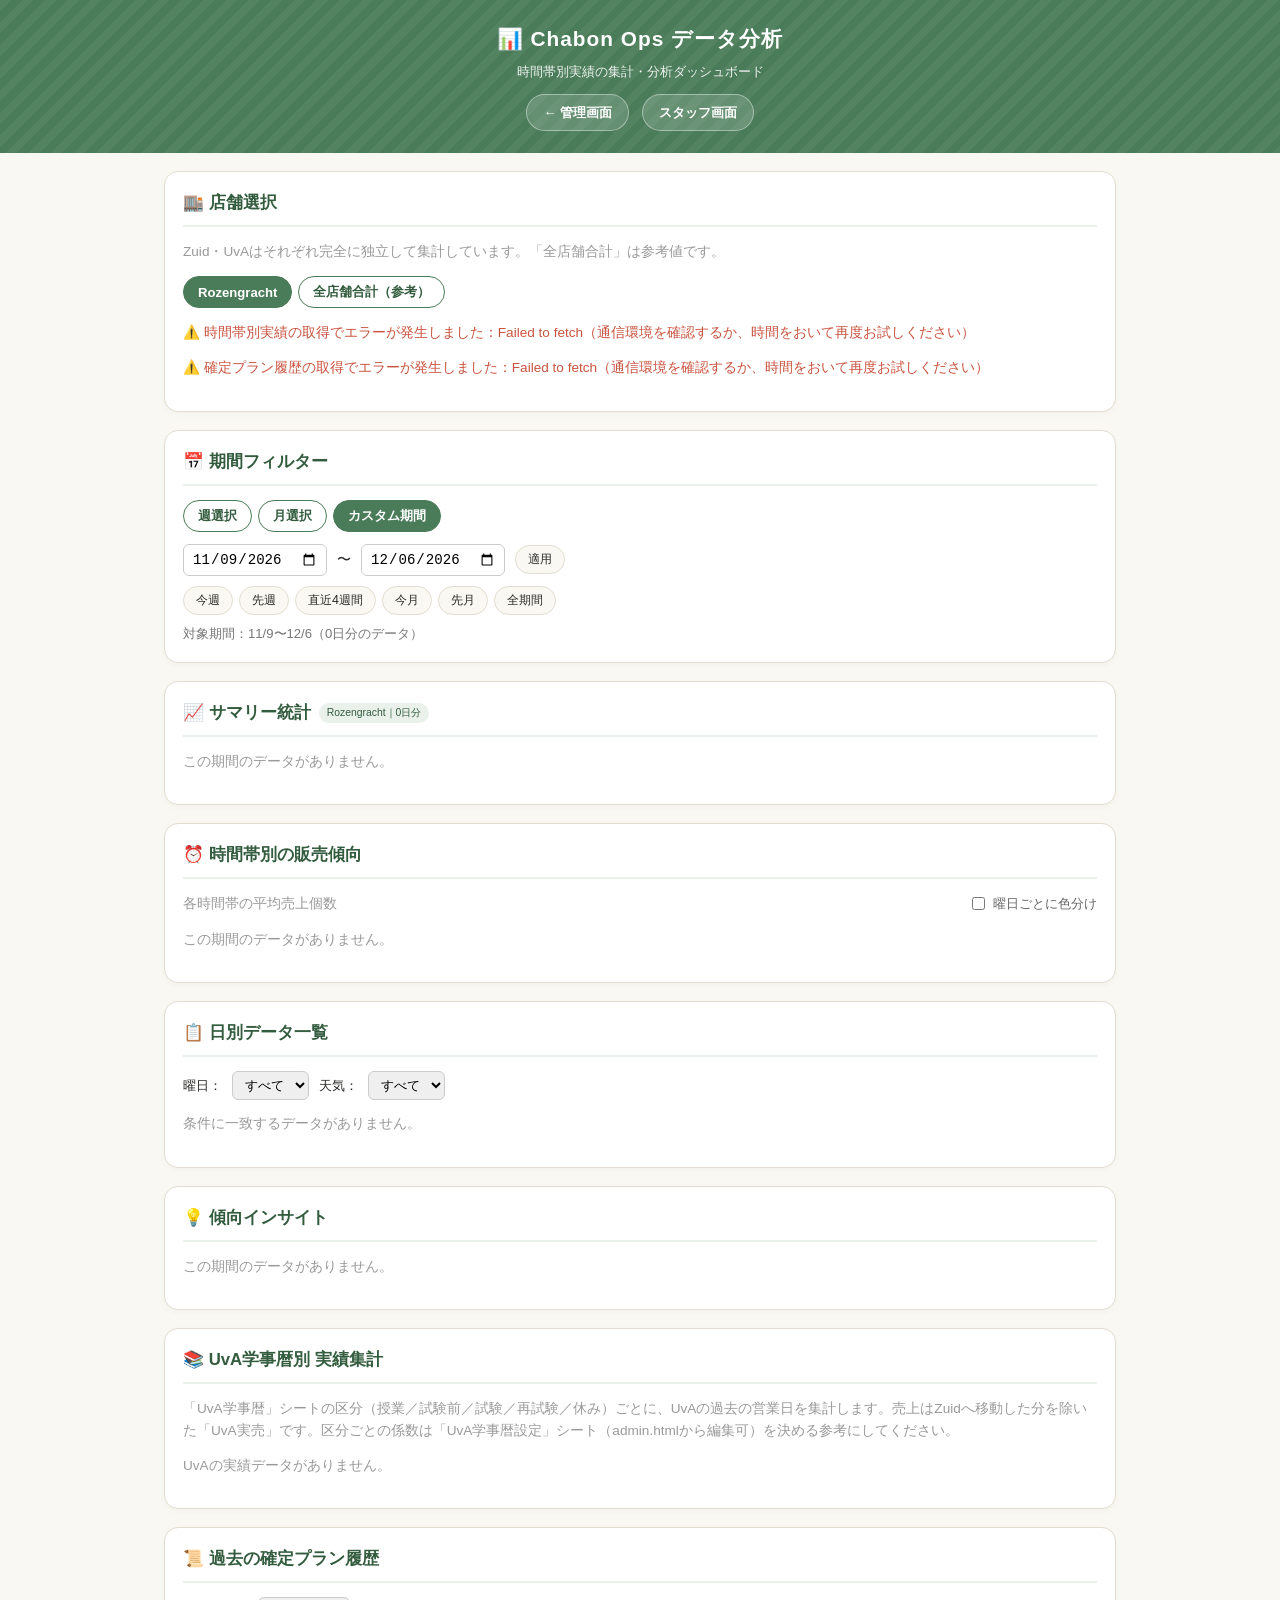
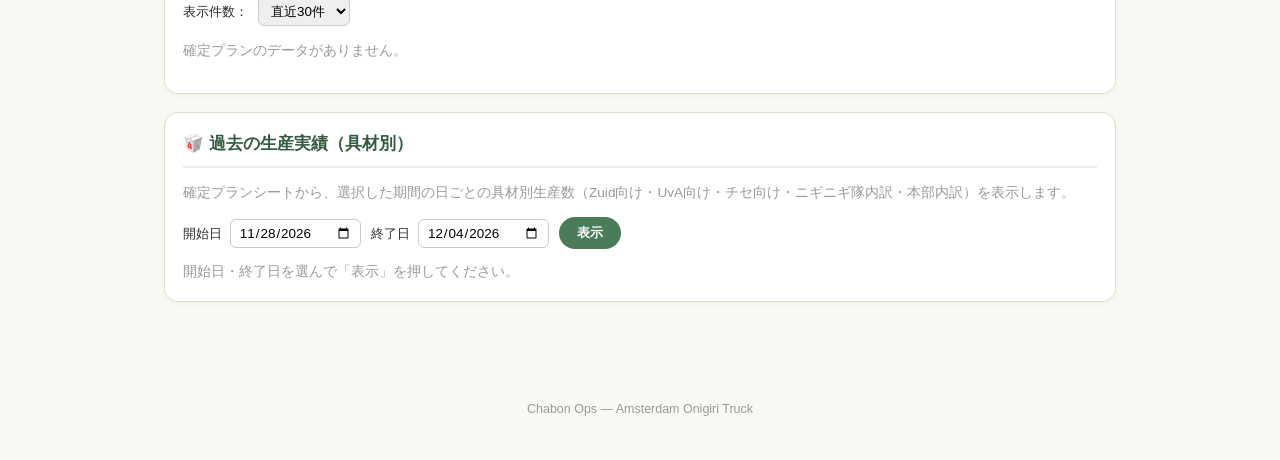
<file: analytics.html>
<!DOCTYPE html>
<html lang="ja">
<head>
<meta charset="UTF-8">
<meta name="viewport" content="width=device-width, initial-scale=1.0">
<meta name="apple-mobile-web-app-capable" content="yes">
<meta name="apple-mobile-web-app-status-bar-style" content="black-translucent">
<meta name="apple-mobile-web-app-title" content="Chabon Ops">
<link rel="apple-touch-icon" href="./chabon-logo.png">
<title>Chabon Ops｜データ分析</title>
<style>
  :root{
    --main: #4a7c59;
    --main-dark: #335c3e;
    --main-light: #e9f1ea;
    --accent: #c9533f;
    --bg: #faf8f3;
    --card: #ffffff;
    --ink: #2b2b28;
    --line: #e2ddd0;
    /* 日別データ一覧の土曜・日曜の行の背景色（他の画面でも使えるよう1か所で定義） */
    --weekend-sat-bg: #e8f1fb;
    --weekend-sun-bg: #fbeaea;
  }
  *{box-sizing:border-box;}
  body{
    margin:0;
    font-family: "Hiragino Sans", "Yu Gothic", "Noto Sans JP", sans-serif;
    background: var(--bg);
    color: var(--ink);
    line-height: 1.6;
  }
  header{
    background: var(--main);
    color: #fff;
    padding: 22px 16px;
    text-align: center;
    position: relative;
    overflow: hidden;
  }
  header::after{
    content:"";
    position:absolute;
    inset:0;
    background: repeating-linear-gradient(135deg, rgba(255,255,255,0.05) 0 8px, transparent 8px 16px);
    pointer-events: none;
  }
  header h1{ margin:0; font-size: 1.3rem; letter-spacing: 0.05em; position: relative; }
  header p{ margin: 6px 0 0; font-size: 0.82rem; opacity: 0.9; position: relative; }
  .header-nav{ position: relative; z-index: 10; margin-top: 12px; }
  .header-nav a{
    position: relative;
    z-index: 10;
    cursor: pointer;
    display: inline-block;
    background: rgba(255,255,255,0.15);
    color: #fff;
    text-decoration: none;
    font-size: 0.82rem;
    font-weight: bold;
    padding: 7px 16px;
    border-radius: 100px;
    border: 1px solid rgba(255,255,255,0.4);
    margin: 0 4px;
  }
  main{
    max-width: 980px;
    margin: 0 auto;
    padding: 18px 14px 60px;
  }
  section{
    background: var(--card);
    border: 1px solid var(--line);
    border-radius: 14px;
    padding: 18px;
    margin-bottom: 18px;
    box-shadow: 0 2px 6px rgba(0,0,0,0.03);
  }
  section h2{
    margin: 0 0 14px;
    font-size: 1.05rem;
    color: var(--main-dark);
    display: flex;
    align-items: center;
    gap: 8px;
    border-bottom: 2px solid var(--main-light);
    padding-bottom: 8px;
  }
  section h2 .badge{
    font-size: 0.65rem;
    background: var(--main-light);
    color: var(--main-dark);
    padding: 2px 8px;
    border-radius: 100px;
    font-weight: normal;
  }
  .loading{ color: #999; font-size: 0.9rem; }
  .off-note{ color:#999; font-size: 0.85rem; }
  table{ width: 100%; border-collapse: collapse; font-size: 0.86rem; }
  th, td{ text-align: left; padding: 7px 9px; border-bottom: 1px solid var(--line); }
  th{ background: var(--main-light); color: var(--main-dark); font-weight: bold; white-space: nowrap; }

  /* 期間フィルター */
  .filter-mode-tabs{ display: flex; gap: 6px; margin-bottom: 12px; flex-wrap: wrap; }
  .filter-mode-tab{
    border: 1px solid var(--main);
    background: #fff;
    color: var(--main-dark);
    font-size: 0.82rem;
    font-weight: bold;
    padding: 6px 14px;
    border-radius: 100px;
    cursor: pointer;
  }
  .filter-mode-tab.active{ background: var(--main); color: #fff; }
  .filter-controls{ display: flex; align-items: center; gap: 10px; flex-wrap: wrap; font-size: 0.88rem; }
  .filter-controls input{
    border: 1px solid #ccc; border-radius: 6px; padding: 6px 8px; font-size: 0.88rem;
  }
  .filter-quick-row{ display: flex; gap: 6px; flex-wrap: wrap; margin-top: 10px; }
  .filter-quick-btn{
    border: 1px solid var(--line);
    background: var(--bg);
    color: var(--ink);
    font-size: 0.78rem;
    padding: 5px 12px;
    border-radius: 100px;
    cursor: pointer;
  }
  .filter-quick-btn:hover{ border-color: var(--main); color: var(--main-dark); }
  .filter-range-label{ font-size: 0.82rem; color: #777; margin-top: 8px; }

  /* サマリー統計 */
  .stat-grid{
    display: grid;
    grid-template-columns: repeat(auto-fit, minmax(220px, 1fr));
    gap: 14px;
  }
  .stat-card{
    background: var(--bg);
    border: 1px solid var(--line);
    border-radius: 10px;
    padding: 12px 14px;
  }
  .stat-card h3{ margin: 0 0 8px; font-size: 0.86rem; color: var(--main-dark); }
  .stat-card table{ font-size: 0.8rem; }
  .stat-card th, .stat-card td{ padding: 4px 6px; }

  /* 時間帯別グラフ */
  .chart-toolbar{ display: flex; align-items: center; justify-content: space-between; margin-bottom: 14px; flex-wrap: wrap; gap: 8px; }
  .chart-toolbar label{ font-size: 0.82rem; color: #666; display: flex; align-items: center; gap: 5px; cursor: pointer; }
  .bar-chart{ display: flex; align-items: flex-end; gap: 10px; height: 200px; padding: 0 4px; }
  .bar-col{ flex: 1; display: flex; flex-direction: column; align-items: center; justify-content: flex-end; height: 100%; }
  .bar-track{
    flex: 1;
    width: 100%;
    max-width: 46px;
    display: flex;
    align-items: flex-end;
    justify-content: center;
    gap: 2px;
  }
  .bar-fill{
    width: 100%;
    border-radius: 4px 4px 0 0;
    background: var(--main);
    min-height: 2px;
    transition: height 0.2s;
  }
  .bar-fill.mini{ flex: 1; }
  .bar-fill.wd-1{ background: #4a7c59; }
  .bar-fill.wd-2{ background: #c9533f; }
  .bar-fill.wd-3{ background: #5b7fa6; }
  .bar-fill.wd-4{ background: #b8933f; }
  .bar-fill.wd-5{ background: #8a6db1; }
  .bar-fill.wd-0, .bar-fill.wd-6{ background: #999; }
  .bar-value{ font-size: 0.72rem; color: #777; margin-bottom: 3px; }
  .bar-label{ font-size: 0.78rem; color: var(--ink); margin-top: 6px; font-weight: bold; }
  .bar-legend{ display: flex; gap: 10px; flex-wrap: wrap; margin-top: 14px; font-size: 0.76rem; color: #666; }
  .bar-legend span{ display: inline-flex; align-items: center; gap: 4px; }
  .bar-legend i{ display: inline-block; width: 10px; height: 10px; border-radius: 2px; }

  /* 日別データ一覧 */
  .table-filter-row{ display: flex; gap: 10px; flex-wrap: wrap; margin-bottom: 12px; font-size: 0.84rem; align-items: center; }
  .table-filter-row select{ border: 1px solid #ccc; border-radius: 6px; padding: 5px 8px; font-size: 0.84rem; }
  .note-toggle-row{ margin-bottom: 10px; }
  .note-toggle-all-btn{
    background: var(--main-light);
    color: var(--main-dark);
    border: 1px solid var(--line);
    border-radius: 100px;
    padding: 6px 14px;
    font-size: 0.8rem;
    font-weight: bold;
    cursor: pointer;
    font-family: inherit;
  }
  .note-toggle-all-btn:hover{ background: #dcebe0; }
  .table-scroll{ overflow-x: auto; }
  .table-scroll table{ min-width: 760px; }
  /* 表を横スクロールしても日付の列が見えるよう、日付の列を左に固定する */
  .daily-table th.date-col, .daily-table td.date-col{
    position: sticky; left: 0; z-index: 1; background: var(--card);
  }
  .daily-table th.date-col{ z-index: 3; background: var(--main-light); }
  /* 土曜・日曜の行：曜日は日付（dt.getDay()）から判定してクラスを付ける（曜日列の文字は見ない）。
     固定している日付の列(.date-col)にも同じ色を重ねて、横スクロールしても色がずれないようにする。
     文字色は変えない（背景色だけ）。 */
  .daily-table tr.row-sat td{ background: var(--weekend-sat-bg); }
  .daily-table tr.row-sun td{ background: var(--weekend-sun-bg); }
  .daily-table tr.row-sat td.date-col{ background: var(--weekend-sat-bg); }
  .daily-table tr.row-sun td.date-col{ background: var(--weekend-sun-bg); }
  /* メモの全文を表示する行（note-detail-row）も、同じ日の行なら同じ色にする */
  .daily-table tr.note-detail-row.row-sat td{ background: var(--weekend-sat-bg); }
  .daily-table tr.note-detail-row.row-sun td{ background: var(--weekend-sun-bg); }
  th.sortable{ cursor: pointer; user-select: none; }
  th.sortable:hover{ background: #dcebe0; }
  th.sortable .arrow{ font-size: 0.7rem; opacity: 0.5; margin-left: 3px; }

  /* 過去の生産実績（具材別） */
  .prod-history-controls input[type="date"]{
    font-family: inherit;
    font-size: 0.84rem;
    border: 1px solid #ccc;
    border-radius: 6px;
    padding: 5px 8px;
    margin-left: 4px;
  }
  .prod-history-controls button{
    background: var(--main);
    color: #fff;
    border: none;
    border-radius: 100px;
    padding: 7px 18px;
    font-size: 0.84rem;
    font-weight: bold;
    cursor: pointer;
    font-family: inherit;
  }
  .prod-history-controls button:hover{ background: var(--main-dark); }
  .prod-day-card{
    background: var(--card);
    border: 1px solid var(--line);
    border-radius: 10px;
    padding: 14px 16px;
    margin-bottom: 14px;
  }
  .prod-day-card h3{ margin: 0 0 4px; font-size: 0.95rem; color: var(--main-dark); }
  .prod-day-totals{ font-size: 0.8rem; color: #777; margin-bottom: 10px; }
  .prod-day-no-store-note{ font-size: 0.78rem; color: #b8825f; margin: 0 0 10px; }
  .prod-member-list{ margin-top: 10px; font-size: 0.82rem; }
  .prod-member-list summary{ cursor: pointer; color: var(--main-dark); font-weight: bold; }
  .prod-member-row{ display: flex; justify-content: space-between; padding: 4px 0; border-bottom: 1px dashed var(--line); }
  .prod-member-row:last-child{ border-bottom: none; }
  th.sortable.sorted .arrow{ opacity: 1; }
  td.num{ text-align: right; }
  td.num .sold-main{ font-size: 1rem; font-weight: 600; }
  td.num .cum-sub{ font-size: 10px; color: #999; line-height: 1.3; }
  /* メモの列：行の高さが文章量で変わらないよう、常に1行・省略表示にする
     （全文はクリックで下に開く別の行に表示する。note-detail-row参照） */
  th.note-col, td.note-cell{ min-width: 160px; max-width: 220px; }
  td.note-cell{
    text-align: left;
    white-space: nowrap;
    overflow: hidden;
    text-overflow: ellipsis;
    font-size: 0.82rem;
  }
  td.note-cell.has-note{ cursor: pointer; }
  td.note-cell.has-note:hover{ background: var(--main-light); }
  tr.note-detail-row td{
    background: var(--main-light);
    white-space: pre-wrap;
    word-break: break-word;
    font-size: 0.84rem;
    color: #555;
    padding: 10px 14px;
  }
  tr.note-detail-row.hidden{ display: none; }

  /* 傾向インサイト */
  .insight-list{ list-style: none; margin: 0; padding: 0; }
  .insight-list li{
    background: var(--main-light);
    color: var(--main-dark);
    border-radius: 10px;
    padding: 10px 14px;
    margin-bottom: 8px;
    font-size: 0.88rem;
    display: flex;
    gap: 8px;
  }
  .insight-list li .icon{ flex-shrink: 0; }

  footer{ text-align:center; font-size: 0.78rem; color: #999; padding: 20px 0 40px; }

  @media (max-width: 640px){
    .bar-chart{ height: 160px; gap: 6px; }
    .bar-label{ font-size: 0.68rem; }
    .bar-value{ font-size: 0.64rem; }
  }
</style>
</head>
<body>

<header>
  <h1>📊 Chabon Ops データ分析</h1>
  <p>時間帯別実績の集計・分析ダッシュボード</p>
  <nav class="header-nav">
    <a href="admin.html">← 管理画面</a>
    <a href="index.html">スタッフ画面</a>
  </nav>
</header>

<main>

  <section>
    <h2>🏬 店舗選択</h2>
    <p class="off-note">Zuid・UvAはそれぞれ完全に独立して集計しています。「全店舗合計」は参考値です。</p>
    <div class="filter-mode-tabs" id="storeTabs"></div>
    <div id="storeDataErrorArea"></div>
  </section>

  <section>
    <h2>📅 期間フィルター</h2>
    <div class="filter-mode-tabs" id="periodModeTabs">
      <button type="button" class="filter-mode-tab active" data-mode="week">週選択</button>
      <button type="button" class="filter-mode-tab" data-mode="month">月選択</button>
      <button type="button" class="filter-mode-tab" data-mode="custom">カスタム期間</button>
    </div>
    <div class="filter-controls" id="filterControls"></div>
    <div class="filter-quick-row">
      <button type="button" class="filter-quick-btn" data-quick="thisWeek">今週</button>
      <button type="button" class="filter-quick-btn" data-quick="lastWeek">先週</button>
      <button type="button" class="filter-quick-btn" data-quick="last4weeks">直近4週間</button>
      <button type="button" class="filter-quick-btn" data-quick="thisMonth">今月</button>
      <button type="button" class="filter-quick-btn" data-quick="lastMonth">先月</button>
      <button type="button" class="filter-quick-btn" data-quick="all">全期間</button>
    </div>
    <div class="filter-range-label" id="filterRangeLabel"></div>
  </section>

  <section>
    <h2>📈 サマリー統計 <span class="badge" id="summaryPeriodBadge"></span></h2>
    <div id="summaryArea" class="loading">読み込み中...</div>
  </section>

  <section>
    <h2>⏰ 時間帯別の販売傾向</h2>
    <div class="chart-toolbar">
      <span class="off-note">各時間帯の平均売上個数</span>
      <label><input type="checkbox" id="chartByWeekdayToggle"> 曜日ごとに色分け</label>
    </div>
    <div id="hourlyChartArea" class="loading">読み込み中...</div>
  </section>

  <section>
    <h2>📋 日別データ一覧</h2>
    <div class="table-filter-row">
      曜日：
      <select id="tableWeekdayFilter">
        <option value="">すべて</option>
        <option value="月">月曜</option>
        <option value="火">火曜</option>
        <option value="水">水曜</option>
        <option value="木">木曜</option>
        <option value="金">金曜</option>
        <option value="土">土曜</option>
        <option value="日">日曜</option>
      </select>
      天気：
      <select id="tableWeatherFilter">
        <option value="">すべて</option>
        <option value="sunny">晴れ系</option>
        <option value="cloudy">曇り系</option>
        <option value="rainy">雨系</option>
      </select>
    </div>
    <div id="dailyTableArea" class="loading">読み込み中...</div>
  </section>

  <section>
    <h2>💡 傾向インサイト</h2>
    <div id="insightArea" class="loading">読み込み中...</div>
  </section>

  <section>
    <h2>📚 UvA学事暦別 実績集計</h2>
    <p class="off-note">「UvA学事暦」シートの区分（授業／試験前／試験／再試験／休み）ごとに、UvAの過去の営業日を集計します。売上はZuidへ移動した分を除いた「UvA実売」です。区分ごとの係数は「UvA学事暦設定」シート（admin.htmlから編集可）を決める参考にしてください。</p>
    <div id="uvaAcademicReportArea" class="loading">読み込み中...</div>
  </section>

  <section>
    <h2>📜 過去の確定プラン履歴</h2>
    <div class="table-filter-row">
      表示件数：
      <select id="planHistoryLimitFilter">
        <option value="30">直近30件</option>
        <option value="60">直近60件</option>
        <option value="0">すべて</option>
      </select>
    </div>
    <div id="planHistoryArea" class="loading">読み込み中...</div>
  </section>

  <section>
    <h2>🥡 過去の生産実績（具材別）</h2>
    <p class="off-note">確定プランシートから、選択した期間の日ごとの具材別生産数（Zuid向け・UvA向け・チセ向け・ニギニギ隊内訳・本部内訳）を表示します。</p>
    <div class="table-filter-row prod-history-controls">
      <label>開始日 <input type="date" id="prodHistoryStart"></label>
      <label>終了日 <input type="date" id="prodHistoryEnd"></label>
      <button type="button" id="prodHistoryShowBtn">表示</button>
    </div>
    <div id="prodHistoryArea" class="off-note">開始日・終了日を選んで「表示」を押してください。</div>
  </section>

</main>

<footer>Chabon Ops — Amsterdam Onigiri Truck</footer>

<script>
const SCRIPT_URL = "https://script.google.com/macros/s/AKfycbyxbKMgM4ZiowaJu3cQ4NdLhwSE9-Pet8DbYB3qvgEX2NS2h1Dosgfm62vu7-in52ZT/exec";
function escapeHtml(s){
  return String(s).replace(/[&<>"']/g, c => ({ "&":"&amp;", "<":"&lt;", ">":"&gt;", '"':"&quot;", "'":"&#39;" }[c]));
}
// 店舗ごとの時間帯設定（店舗の営業設定の時間帯開始/終了時刻）は見ず、Code.gsが扱う
// 時間帯の全範囲（12〜19時）を常に使う。19時を使わない店舗・日の行はその列が空になり、
// 売上合計・完売時刻等の集計には影響しない（空の列は0相当として扱われる）。
const HOURLY_SLOTS = [12, 13, 14, 15, 16, 17, 18, 19];
const DAY_NAMES = ["日", "月", "火", "水", "木", "金", "土"];
const WEEKDAY_COLOR_INDEX = { "日":0, "月":1, "火":2, "水":3, "木":4, "金":5, "土":6 };

const ALL_STORES_KEY = "__ALL__";
// 個別店舗の表示順（この順に並べ、リストにない店舗名は末尾にアルファベット順で追加）
const STORE_ORDER_PRIORITY = ["Zuid", "UvA", "Rozengracht"];

// UvA学事暦関連（gviz経由、SCRIPT_URL経由のApps Script Web Appとは別系統）
const SHIFT_SPREADSHEET_ID = "1PHf1o3smqIQdeFkhBHjBZUEub7VtRcynQLllmSR7w-s";
const UVA_ACADEMIC_CATEGORIES_ORDER = ["授業", "試験前", "試験", "再試験", "休み"];
// 「UvA学事暦」シートが対象とする最初の週（2026-W36の月曜）より前の日付は、
// このシート・このタスクの範囲では区分を判定する根拠がないため、集計から除外する
// （推測で区分を当てはめない）
const UVA_ACADEMIC_CALENDAR_COVERAGE_START = "2026-08-31";
// データが少ない区分として明記する閾値（この日数未満なら「データが少ない」と注記する）
const UVA_ACADEMIC_LOW_SAMPLE_THRESHOLD = 5;

const state = {
  rawRows: [],
  byStore: {},          // 店舗名 -> 日付単位に集計した行の配列（Zuid/UvA等、店舗ごとに完全分離）
  allStoresRows: [],    // 全店舗合計（参考値）を日付単位に集計した行の配列
  storeList: [],        // 実データに存在する店舗名の一覧（表示順）
  selectedStore: null,  // 現在選択中の店舗名、または ALL_STORES_KEY（全店舗合計）
  dateRows: [],        // 選択中の店舗の、日付単位に集計した行
  filtered: [],        // 期間フィルター後の日付単位の行
  filterMode: "week",  // week | month | custom
  from: null,          // Date（期間の開始、当日を含む）
  to: null,            // Date（期間の終了、当日を含む）
  sortKey: "date",
  sortDir: "asc",
  tableWeekday: "",
  tableWeather: "",
  noteRowsExpanded: new Set(), // メモの全文を展開表示中の日付（r.date）の集合。初期状態は全て閉じる
  chartByWeekday: false,
  confirmedPlans: [], // 過去の確定プラン履歴（日付降順）
  plansFetchError: null,   // 確定プラン取得時のエラーメッセージ（nullなら正常）
  analyticsFetchError: null, // 時間帯別実績取得時のエラーメッセージ（nullなら正常）
  planSortKey: "date",
  planSortDir: "desc",
  planLimit: 30,
};

/* ---------- ユーティリティ ---------- */

function pad2(n){ return String(n).padStart(2, "0"); }
function toIso(d){ return `${d.getFullYear()}-${pad2(d.getMonth()+1)}-${pad2(d.getDate())}`; }
function parseIsoDate(s){
  const [y,m,d] = String(s).split("-").map(Number);
  return new Date(y, (m||1)-1, d||1);
}
function mdLabel(d){ return `${d.getMonth()+1}/${d.getDate()}`; }

function weekdayFromLabel(label){
  // "月曜" 等 → "月"
  return String(label || "").charAt(0);
}

function weatherCategory(text){
  const t = String(text || "");
  if(["快晴","晴れ"].includes(t)) return "sunny";
  if(["曇り","霧","霧雨"].includes(t)) return "cloudy";
  if(["雨","にわか雨","雷雨","雪","にわか雪"].includes(t)) return "rainy";
  return "other";
}
function weatherCategoryLabel(cat){
  return { sunny:"晴れ系", cloudy:"曇り系", rainy:"雨系", other:"その他" }[cat] || "不明";
}

function tempBucket(temp){
  const t = Number(temp);
  if(!isFinite(t)) return null;
  if(t < 15) return "〜14℃";
  if(t < 20) return "15〜19℃";
  if(t < 25) return "20〜24℃";
  if(t < 30) return "25〜29℃";
  return "30℃〜";
}

// 作った数と各時間帯残数から、隣接差分で時間帯ごとの売れた数を算出する
// （Code.gsのcalcHourlySoldAndCumulativeと同じロジックをクライアント側でも使用）
// givens[i] が渡された場合、その時間帯の「あげた数」分を売れた数から除外する。
// receiveds[i] が渡された場合、その時間帯にUvAからZuidへ合流した分を残数の増加要因として
// 加算してから差分を取る（Zuid以外の店舗はreceivedsを渡さないため常に0扱いになる）。
// remains[i]・prevが数値として読み取れない値（空文字・null・undefined、または
// Number()でNaNになる値）の場合は、その時間帯を「販売なし（未記録）」としてnullを返す
// （NaNを計算結果に混入させない。過去に時間帯別実績シートの新しい列（19時系列）が
// セル書式の不具合で日付型として保存され、Number()がNaNになる値が来た事例があった。
// その不具合自体はCode.gs側（getHourlySheetRows）で読み込み時に数値へ復元しているが、
// ここでも二重に防御する）。
function calcSoldFromRemains(made, remains, givens, receiveds){
  const sold = [];
  let prev = made;
  remains.forEach((curr, i) => {
    const prevNum = (prev !== "" && prev !== null && prev !== undefined) ? Number(prev) : NaN;
    const currNum = (curr !== "" && curr !== null && curr !== undefined) ? Number(curr) : NaN;
    const deduction = (givens && givens[i]) || 0;
    const received = (receiveds && receiveds[i]) || 0;
    const computed = prevNum + received - currNum - deduction;
    sold.push(Number.isFinite(computed) ? computed : null);
    prev = curr;
  });
  return sold;
}

function timeToMinutes(hhmm){
  const m = String(hhmm || "").match(/^(\d{1,2}):(\d{2})$/);
  if(!m) return null;
  return Number(m[1]) * 60 + Number(m[2]);
}
function minutesToTime(mins){
  if(mins === null || mins === undefined || !isFinite(mins)) return "";
  const m = Math.round(mins);
  return `${pad2(Math.floor(m/60))}:${pad2(m%60)}`;
}

function avg(arr){
  const vals = arr.filter(v => v !== null && v !== undefined && isFinite(v));
  if(vals.length === 0) return null;
  return vals.reduce((s,v)=>s+v,0) / vals.length;
}
function round1(n){ return n === null ? null : Math.round(n * 10) / 10; }

/* ---------- UvA学事暦（gviz経由） ---------- */

async function fetchSheetJson(sheetName, spreadsheetId){
  const url = `https://docs.google.com/spreadsheets/d/${spreadsheetId}/gviz/tq?tqx=out:json` +
    (sheetName ? `&sheet=${encodeURIComponent(sheetName)}` : "");
  const res = await fetch(url, { cache: "no-store" });
  const text = await res.text();
  const match = text.match(/setResponse\(([\s\S]*)\);\s*$/);
  if(!match) throw new Error("シートの解析に失敗しました: " + sheetName);
  return JSON.parse(match[1]);
}

function parseGvizDateCell(cell){
  if(!cell || cell.v === null || cell.v === undefined) return null;
  const v = cell.v;
  if(typeof v === "string"){
    const m = v.match(/^Date\((\d+),(\d+),(\d+)\)/);
    if(m){
      const y = parseInt(m[1], 10), mo = parseInt(m[2], 10) + 1, d = parseInt(m[3], 10);
      return `${y}-${String(mo).padStart(2, "0")}-${String(d).padStart(2, "0")}`;
    }
    if(/^\d{4}-\d{2}-\d{2}$/.test(v)) return v;
  }
  return null;
}

function getMonday(date){
  const d = new Date(date);
  const day = d.getDay();
  const diff = day === 0 ? -6 : 1 - day;
  d.setDate(d.getDate() + diff);
  d.setHours(0, 0, 0, 0);
  return d;
}

// 「UvA学事暦」シートを "YYYY-MM-DD"（週開始・月曜）-> 区分名 のマップにパースする
function parseUvaAcademicCalendarSheet(json){
  const result = {};
  if(!json || !json.table || !json.table.rows) return result;
  json.table.rows.forEach(r => {
    const c = r.c;
    if(!c || !c[0] || !c[2]) return;
    const weekStart = parseGvizDateCell(c[0]);
    const category = String(c[2].v || "").trim();
    if(!weekStart || !category) return;
    result[weekStart] = category;
  });
  return result;
}

// 「UvA学事暦設定」シートを 区分名 -> 係数 のマップにパースする
function parseUvaAcademicCoefficientsSheet(json){
  const result = {};
  if(!json || !json.table || !json.table.rows) return result;
  json.table.rows.forEach(r => {
    const c = r.c;
    if(!c || !c[0] || !c[1]) return;
    const category = String(c[0].v || "").trim();
    const coefficient = Number(c[1].v);
    if(!category || !isFinite(coefficient)) return;
    result[category] = coefficient;
  });
  return result;
}

// UvAの日付単位集計行（state.byStore["UvA"]、aggregateByDateAndStoreの出力）と学事暦マップから、
// 区分ごとの営業日数・平均売上（Zuidへ移動した分を除く）・授業週平均に対する比率を算出する。
// 学事暦シートのカバー範囲（UVA_ACADEMIC_CALENDAR_COVERAGE_START）より前の日付は、区分を
// 判定する根拠がないため集計から除外し、その件数・日付一覧を別途返す（推測で埋めない）。
function buildUvaAcademicReport(uvaDateRows, academicCalendarMap){
  const buckets = {};
  const excludedDates = [];

  uvaDateRows.forEach(row => {
    if(row.totalSold === null || row.totalSold === undefined) return; // 売上未記録の日は集計対象外
    const monday = getMonday(parseIsoDate(row.date));
    const mondayIso = toIso(monday);

    if(mondayIso < UVA_ACADEMIC_CALENDAR_COVERAGE_START){
      excludedDates.push(row.date);
      return;
    }
    const category = academicCalendarMap[mondayIso] || "授業";
    const trueSold = Math.max(0, row.totalSold - (row.movedTotal || 0));

    if(!buckets[category]) buckets[category] = { count: 0, soldSum: 0 };
    buckets[category].count += 1;
    buckets[category].soldSum += trueSold;
  });

  const classroomBucket = buckets["授業"];
  const classroomAvg = (classroomBucket && classroomBucket.count > 0) ? (classroomBucket.soldSum / classroomBucket.count) : null;

  const rows = UVA_ACADEMIC_CATEGORIES_ORDER.map(category => {
    const b = buckets[category];
    if(!b || b.count === 0){
      return { category, count: 0, avgSold: null, ratio: null, lowSample: false };
    }
    const avgSold = b.soldSum / b.count;
    const ratio = classroomAvg ? avgSold / classroomAvg : null;
    return {
      category,
      count: b.count,
      avgSold,
      ratio,
      lowSample: b.count < UVA_ACADEMIC_LOW_SAMPLE_THRESHOLD,
    };
  });

  return { rows, excludedCount: excludedDates.length, excludedDates };
}

function renderUvaAcademicReport(uvaDateRows, academicCalendarMap, coefficientsMap){
  const area = document.getElementById("uvaAcademicReportArea");
  if(!area) return;

  if(!uvaDateRows || uvaDateRows.length === 0){
    area.innerHTML = '<p class="off-note">UvAの実績データがありません。</p>';
    return;
  }

  const { rows, excludedCount, excludedDates } = buildUvaAcademicReport(uvaDateRows, academicCalendarMap);

  const bodyHtml = rows.map(r => {
    const countLabel = r.count > 0 ? `${r.count}日${r.lowSample ? " ⚠️データが少ない" : ""}` : "データなし";
    const avgLabel = r.avgSold !== null ? `${round1(r.avgSold)}個` : "—";
    const ratioLabel = r.category === "授業"
      ? "基準"
      : (r.ratio !== null ? `×${round1(r.ratio)}` : "—");
    const coeffLabel = r.category === "授業"
      ? "×1.0（基準）"
      : (coefficientsMap[r.category] !== undefined ? `×${coefficientsMap[r.category]}` : "未設定");
    return `<tr>
      <td>${r.category}</td>
      <td>${countLabel}</td>
      <td>${avgLabel}</td>
      <td>${ratioLabel}</td>
      <td>${coeffLabel}</td>
    </tr>`;
  }).join("");

  const excludedNote = excludedCount > 0
    ? `<p class="off-note">学事暦データの対象期間（${UVA_ACADEMIC_CALENDAR_COVERAGE_START}〜）より前の日付が${excludedCount}件あり、区分を判定する根拠がないため集計から除外しました（例：${excludedDates.slice(0, 5).join("、")}${excludedDates.length > 5 ? " 他" : ""}）。</p>`
    : "";

  area.innerHTML = `
    <table>
      <thead>
        <tr><th>区分</th><th>営業日数</th><th>1日あたり平均売上（UvA実売）</th><th>授業週平均比</th><th>現在の係数設定（参考）</th></tr>
      </thead>
      <tbody>${bodyHtml}</tbody>
    </table>
    ${excludedNote}
  `;
}

/* ---------- データ取得・集計 ---------- */

async function fetchAnalyticsRows(){
  try{
    const res = await fetch(`${SCRIPT_URL}?type=analytics`, { cache: "no-store" });
    const json = await res.json();
    if(json.error){
      console.warn("分析データの取得でエラーが返されました:", json.error);
      state.analyticsFetchError = json.error;
      return [];
    }
    return json.rows || [];
  }catch(e){
    console.warn("分析データの取得に失敗しました:", e);
    state.analyticsFetchError = String(e && e.message || e);
    return [];
  }
}

// 「確定プラン」シートの全履歴（日付・曜日・Zuid確定数・UvA確定数・チセ分・本部製造数・総生産数）を取得する
async function fetchConfirmedPlans(){
  try{
    const res = await fetch(`${SCRIPT_URL}?type=confirmedPlans`, { cache: "no-store" });
    const json = await res.json();
    if(json.error){
      console.warn("確定プラン履歴の取得でエラーが返されました:", json.error);
      state.plansFetchError = json.error;
      return [];
    }
    return json.plans || [];
  }catch(e){
    console.warn("確定プラン履歴の取得に失敗しました:", e);
    state.plansFetchError = String(e && e.message || e);
    return [];
  }
}

// 「時間帯別実績」シートは1行＝1日×1店舗×1具材で記録されている（admin.html/cooking.htmlの
// 保存単位に対応）。Zuidの列と、UvA枠が特別出店に差し替わった時の列を区別するため、
// 「店舗」列そのものではなく実際の「場所名」を店舗名として扱う
// （index.htmlの「UvA 販売場所名」入力欄で "UvA" 以外を入力した場合、それが実店舗名になる）。
function effectiveStoreName(row){
  if(row.store === "Zuid" || row.store === "Rozengracht") return row.store;
  const loc = String(row.location || "").trim();
  if(loc && loc !== "UvA") return loc;
  return row.store || "不明";
}

// 1行（1日×1店舗×1具材）分の残数から、その行単独の時間帯別売上個数を算出する。
// 【重要】以前はこの計算を店舗をまたいで合算した残数に対して行っており、
// 異なる店舗・具材の残数を混ぜて差分を取ってしまうことで、あり得ないマイナス値が
// 発生していた。必ず「同じ行（同じ店舗・同じ具材）の中だけ」で差分を取ること。
function computeRowSold(row){
  const remains = HOURLY_SLOTS.map(h => row[`r${h}`]);
  const givens = HOURLY_SLOTS.map(h => Number(row[`given${h}`]) || 0);
  const receiveds = HOURLY_SLOTS.map(h => Number(row[`received${h}`]) || 0);
  return calcSoldFromRemains(row.total, remains, givens, receiveds);
}

// 行のr12〜r19のうち、最後に実際に記録されている残数（＝営業終了時点の売れ残り）を返す。
// 全て未記録ならnull。数値として読み取れない値（NaNになる値）は記録なしとして無視する
// （NaNをfinalRemainTotal・leftoverTotalに混入させないための防御）
function lastKnownRemain(row){
  let last = null;
  HOURLY_SLOTS.forEach(h => {
    const v = row[`r${h}`];
    if(v !== "" && v !== null && v !== undefined){
      const n = Number(v);
      if(Number.isFinite(n)) last = n;
    }
  });
  return last;
}

// 店舗を表示用の順序で並べる（Zuid→UvA→その他アルファベット順）
function sortStoreNames(names){
  return names.slice().sort((a, b) => {
    const ia = STORE_ORDER_PRIORITY.indexOf(a);
    const ib = STORE_ORDER_PRIORITY.indexOf(b);
    if(ia !== -1 || ib !== -1) return (ia === -1 ? 999 : ia) - (ib === -1 ? 999 : ib);
    return a < b ? -1 : (a > b ? 1 : 0);
  });
}

// 日付×店舗ごとに集計する（具材違いの行はここで合算するが、これは既に正しく算出済みの
// 「売れた個数」同士の合算なので問題ない。生の残数同士を混ぜて差分を取ることはしない）
function aggregateByDateAndStore(rows){
  const map = {};
  rows.forEach(row => {
    if(!row.date) return;
    const store = effectiveStoreName(row);
    const key = `${row.date}::${store}`;
    if(!map[key]){
      map[key] = {
        date: row.date,
        store,
        weekday: weekdayFromLabel(row.weekday),
        weather: row.weather || "",
        temps: [],
        totalMade: 0,
        // HOURLY_SLOTSの長さに合わせる（固定の7個ではない。時間帯が増減しても対応する）
        soldSum: HOURLY_SLOTS.map(() => 0),
        soldHasValue: HOURLY_SLOTS.map(() => false),
        soldOutTimes: [],
        movedTotal: 0,       // 他店舗へ移動した数の合計（Zuidへ移動＋UvAへ移動＋Rozengrachtへ移動。移動元の店舗のみ値を持つ）
        finalRemainTotal: 0, // 各具材の最終記録残数（＝移動前の売れ残り）の合計
        note: "",
      };
    }
    const agg = map[key];
    agg.totalMade += Number(row.total) || 0;
    if(!agg.weather && row.weather) agg.weather = row.weather;
    if(row.temp !== "" && row.temp !== null && row.temp !== undefined) agg.temps.push(Number(row.temp));
    if(row.soldOutTime) agg.soldOutTimes.push(row.soldOutTime);
    if(!agg.note && row.note) agg.note = row.note;
    agg.movedTotal += (Number(row.movedToZuid) || 0) + (Number(row.movedToUva) || 0) + (Number(row.movedToRozengracht) || 0);
    const finalRemain = lastKnownRemain(row);
    if(finalRemain !== null) agg.finalRemainTotal += finalRemain;

    const rowSold = computeRowSold(row);
    rowSold.forEach((v, i) => {
      if(v !== null){ agg.soldSum[i] += v; agg.soldHasValue[i] = true; }
    });
  });

  return Object.values(map).map(agg => {
    const sold = agg.soldSum.map((v, i) => agg.soldHasValue[i] ? v : null);
    const totalSold = sold.some(v => v !== null) ? sold.reduce((s,v) => s + (v || 0), 0) : null;
    const temp = agg.temps.length ? avg(agg.temps) : null;
    const soldOutMinutesList = agg.soldOutTimes.map(timeToMinutes).filter(v => v !== null);
    const soldOutTime = soldOutMinutesList.length ? minutesToTime(Math.max(...soldOutMinutesList)) : "";
    // 売れ残り＝最終記録残数から他店舗へ移動した分（Zuidへ・UvAへ・Rozengrachtへ）を差し引いたもの
    // （移動分は「移動」として別枠で計上するため、売れ残りには二重に含めない）
    const leftoverTotal = Math.max(0, agg.finalRemainTotal - agg.movedTotal);
    return {
      date: agg.date,
      dateObj: parseIsoDate(agg.date),
      store: agg.store,
      weekday: agg.weekday,
      weather: agg.weather,
      temp,
      totalMade: agg.totalMade,
      sold,
      totalSold,
      soldOutTime,
      soldOutDisplay: soldOutTime,
      movedTotal: agg.movedTotal,
      leftoverTotal,
      note: agg.note,
    };
  }).sort((a,b) => a.date < b.date ? -1 : (a.date > b.date ? 1 : 0));
}

// 店舗別に正しく算出済みの日付×店舗の行を、日付単位でさらに合算した「全店舗合計（参考値）」を作る。
// ここでの合算対象は既に確定した「売れた個数」であり、生の残数ではないため、
// 店舗をまたいで足し合わせても不整合（マイナス値）は発生しない。
function aggregateAllStoresByDate(dateStoreRows){
  const map = {};
  dateStoreRows.forEach(r => {
    if(!map[r.date]){
      map[r.date] = {
        date: r.date, dateObj: r.dateObj, weekday: r.weekday, weather: r.weather,
        temps: [], totalMade: 0,
        // HOURLY_SLOTSの長さに合わせる（固定の7個ではない。時間帯が増減しても対応する）
        soldSum: HOURLY_SLOTS.map(() => 0), soldHasValue: HOURLY_SLOTS.map(() => false),
        soldOutTimes: [], // { store, time }
        movedTotal: 0, leftoverTotal: 0,
      };
    }
    const agg = map[r.date];
    agg.totalMade += r.totalMade;
    if(!agg.weather && r.weather) agg.weather = r.weather;
    if(r.temp !== null) agg.temps.push(r.temp);
    if(r.soldOutTime) agg.soldOutTimes.push({ store: r.store, time: r.soldOutTime });
    agg.movedTotal += r.movedTotal || 0;
    agg.leftoverTotal += r.leftoverTotal || 0;
    r.sold.forEach((v, i) => { if(v !== null){ agg.soldSum[i] += v; agg.soldHasValue[i] = true; } });
  });

  return Object.values(map).map(agg => {
    const sold = agg.soldSum.map((v, i) => agg.soldHasValue[i] ? v : null);
    const totalSold = sold.some(v => v !== null) ? sold.reduce((s,v) => s + (v || 0), 0) : null;
    const temp = agg.temps.length ? avg(agg.temps) : null;
    const soldOutMinutesList = agg.soldOutTimes.map(s => timeToMinutes(s.time)).filter(v => v !== null);
    const soldOutTime = soldOutMinutesList.length ? minutesToTime(Math.max(...soldOutMinutesList)) : "";
    const soldOutDisplay = agg.soldOutTimes.length
      ? agg.soldOutTimes.map(s => `${s.store} ${s.time}`).join(" / ")
      : "";
    return {
      date: agg.date,
      dateObj: agg.dateObj,
      store: ALL_STORES_KEY,
      weekday: agg.weekday,
      weather: agg.weather,
      temp,
      totalMade: agg.totalMade,
      sold,
      totalSold,
      soldOutTime,
      soldOutDisplay,
      movedTotal: agg.movedTotal,
      leftoverTotal: agg.leftoverTotal,
    };
  }).sort((a,b) => a.date < b.date ? -1 : (a.date > b.date ? 1 : 0));
}

// rawRowsから店舗別データを一式（byStore・allStoresRows・storeList）組み立てる
// CTH特別会場（期間限定、終了済み）の行はタブ・集計のどちらにも出さない。
// 「販売実績」シート側のCTHデータ自体は削除しない（ここで除外しているだけ）。
// Rozengracht（2026/11/9オープン）は、実績データがまだ無い間も必ずタブに表示する
// （データが無い期間は各画面の「この期間のデータがありません」表示に委ねる）。
function buildStoreData(rawRows){
  const byDateStore = aggregateByDateAndStore(rawRows).filter(r => r.store !== "CTH");
  const storeList = sortStoreNames(Array.from(new Set([...byDateStore.map(r => r.store), "Rozengracht"])));
  const byStore = {};
  storeList.forEach(store => { byStore[store] = byDateStore.filter(r => r.store === store); });
  const allStoresRows = aggregateAllStoresByDate(byDateStore);
  return { byStore, storeList, allStoresRows };
}

/* ---------- 店舗選択 ---------- */

function storeRowsFor(store){
  if(store === ALL_STORES_KEY) return state.allStoresRows;
  return state.byStore[store] || [];
}

function renderStoreTabs(){
  const el = document.getElementById("storeTabs");
  const tabs = [...state.storeList, ALL_STORES_KEY];
  el.innerHTML = tabs.map(store => {
    const label = store === ALL_STORES_KEY ? "全店舗合計（参考）" : store;
    const active = state.selectedStore === store ? " active" : "";
    return `<button type="button" class="filter-mode-tab${active}" data-store="${store}">${label}</button>`;
  }).join("");
  el.querySelectorAll(".filter-mode-tab").forEach(btn => {
    btn.addEventListener("click", () => selectStore(btn.dataset.store));
  });
}

function selectStore(store){
  state.selectedStore = store;
  state.dateRows = storeRowsFor(store);
  renderStoreTabs();
  applyFilterAndRender();
}

/* ---------- 期間フィルター ---------- */

function startOfWeek(d){
  const day = d.getDay();
  const diff = day === 0 ? -6 : 1 - day; // 月曜始まり
  const monday = new Date(d);
  monday.setDate(d.getDate() + diff);
  monday.setHours(0,0,0,0);
  return monday;
}

function renderFilterControls(){
  const el = document.getElementById("filterControls");
  const today = new Date();
  if(state.filterMode === "week"){
    const monday = startOfWeek(state.from || today);
    el.innerHTML = `<input type="week" id="weekInput"> <span class="off-note">週の月曜〜木曜（営業日）を対象にします</span>`;
    const weekInput = document.getElementById("weekInput");
    weekInput.value = isoWeekValue(monday);
    weekInput.addEventListener("change", () => {
      if(!weekInput.value) return;
      const [y, w] = weekInput.value.split("-W").map(Number);
      const jan4 = new Date(y, 0, 4);
      const mondayOfWeek1 = startOfWeek(jan4);
      const monday = new Date(mondayOfWeek1);
      monday.setDate(mondayOfWeek1.getDate() + (w - 1) * 7);
      setRange(monday, addDays(monday, 6));
    });
  } else if(state.filterMode === "month"){
    el.innerHTML = `<input type="month" id="monthInput">`;
    const monthInput = document.getElementById("monthInput");
    const base = state.from || today;
    monthInput.value = `${base.getFullYear()}-${pad2(base.getMonth()+1)}`;
    monthInput.addEventListener("change", () => {
      if(!monthInput.value) return;
      const [y, m] = monthInput.value.split("-").map(Number);
      const from = new Date(y, m-1, 1);
      const to = new Date(y, m, 0);
      setRange(from, to);
    });
  } else {
    el.innerHTML = `
      <input type="date" id="fromInput"> 〜 <input type="date" id="toInput">
      <button type="button" class="filter-quick-btn" id="applyCustomBtn">適用</button>
    `;
    document.getElementById("fromInput").value = state.from ? toIso(state.from) : "";
    document.getElementById("toInput").value = state.to ? toIso(state.to) : "";
    document.getElementById("applyCustomBtn").addEventListener("click", () => {
      const f = document.getElementById("fromInput").value;
      const t = document.getElementById("toInput").value;
      if(!f || !t) return;
      setRange(parseIsoDate(f), parseIsoDate(t));
    });
  }
}

function isoWeekValue(monday){
  // ISO週番号の簡易計算（月曜始まりのmondayから算出）
  const d = new Date(Date.UTC(monday.getFullYear(), monday.getMonth(), monday.getDate()));
  const dayNum = d.getUTCDay() || 7;
  d.setUTCDate(d.getUTCDate() + 4 - dayNum);
  const yearStart = new Date(Date.UTC(d.getUTCFullYear(), 0, 1));
  const weekNo = Math.ceil((((d - yearStart) / 86400000) + 1) / 7);
  return `${d.getUTCFullYear()}-W${pad2(weekNo)}`;
}

function addDays(d, n){
  const r = new Date(d);
  r.setDate(r.getDate() + n);
  return r;
}

function setRange(from, to){
  from.setHours(0,0,0,0);
  to.setHours(23,59,59,999);
  state.from = from;
  state.to = to;
  applyFilterAndRender();
}

function setQuickRange(kind){
  const today = new Date();
  today.setHours(0,0,0,0);
  if(kind === "thisWeek"){
    state.filterMode = "week";
    const monday = startOfWeek(today);
    setActiveTab("week");
    setRange(monday, addDays(monday, 6));
  } else if(kind === "lastWeek"){
    state.filterMode = "week";
    setActiveTab("week");
    const monday = addDays(startOfWeek(today), -7);
    setRange(monday, addDays(monday, 6));
  } else if(kind === "last4weeks"){
    state.filterMode = "custom";
    setActiveTab("custom");
    const monday = startOfWeek(today);
    setRange(addDays(monday, -21), addDays(monday, 6));
  } else if(kind === "thisMonth"){
    state.filterMode = "month";
    setActiveTab("month");
    setRange(new Date(today.getFullYear(), today.getMonth(), 1), new Date(today.getFullYear(), today.getMonth()+1, 0));
  } else if(kind === "lastMonth"){
    state.filterMode = "month";
    setActiveTab("month");
    setRange(new Date(today.getFullYear(), today.getMonth()-1, 1), new Date(today.getFullYear(), today.getMonth(), 0));
  } else if(kind === "all"){
    state.filterMode = "custom";
    setActiveTab("custom");
    if(state.dateRows.length){
      setRange(parseIsoDate(state.dateRows[0].date), parseIsoDate(state.dateRows[state.dateRows.length-1].date));
    } else {
      setRange(addDays(today, -365), today);
    }
  }
  renderFilterControls();
}

function setActiveTab(mode){
  document.querySelectorAll("#periodModeTabs .filter-mode-tab").forEach(btn => {
    btn.classList.toggle("active", btn.dataset.mode === mode);
  });
}

function applyFilterAndRender(){
  const fromIso = state.from ? toIso(state.from) : null;
  const toIsoStr = state.to ? toIso(state.to) : null;
  state.filtered = state.dateRows.filter(r => {
    if(fromIso && r.date < fromIso) return false;
    if(toIsoStr && r.date > toIsoStr) return false;
    return true;
  });
  const label = document.getElementById("filterRangeLabel");
  if(state.from && state.to){
    label.textContent = `対象期間：${mdLabel(state.from)}〜${mdLabel(state.to)}（${state.filtered.length}日分のデータ）`;
  }
  renderAll();
}

/* ---------- サマリー統計 ---------- */

function renderSummary(){
  const area = document.getElementById("summaryArea");
  const badge = document.getElementById("summaryPeriodBadge");
  const rows = state.filtered;
  const storeLabel = state.selectedStore === ALL_STORES_KEY ? "全店舗合計" : state.selectedStore;
  badge.textContent = `${storeLabel}｜${rows.length}日分`;

  if(rows.length === 0){
    area.innerHTML = `<p class="off-note">この期間のデータがありません。</p>`;
    return;
  }

  // 曜日別 平均販売終了時刻・平均総売上個数
  const weekdayOrder = ["月","火","水","木","金","土","日"];
  const byWeekday = {};
  weekdayOrder.forEach(w => byWeekday[w] = { soldOutMins: [], totals: [] });
  rows.forEach(r => {
    if(!byWeekday[r.weekday]) return;
    const mins = timeToMinutes(r.soldOutTime);
    if(mins !== null) byWeekday[r.weekday].soldOutMins.push(mins);
    if(r.totalSold !== null) byWeekday[r.weekday].totals.push(r.totalSold);
  });
  const weekdayRowsHtml = weekdayOrder.filter(w => byWeekday[w].totals.length > 0 || byWeekday[w].soldOutMins.length > 0).map(w => {
    const soldOutAvg = avg(byWeekday[w].soldOutMins);
    const totalAvg = avg(byWeekday[w].totals);
    return `<tr><td>${w}曜</td><td class="num">${soldOutAvg !== null ? minutesToTime(soldOutAvg) : "—"}</td><td class="num">${totalAvg !== null ? round1(totalAvg) : "—"}個</td></tr>`;
  }).join("");

  // 天気別 平均販売数
  const byWeather = {};
  rows.forEach(r => {
    const cat = weatherCategory(r.weather);
    if(!byWeather[cat]) byWeather[cat] = [];
    if(r.totalSold !== null) byWeather[cat].push(r.totalSold);
  });
  const weatherRowsHtml = ["sunny","cloudy","rainy","other"].filter(c => byWeather[c] && byWeather[c].length).map(c => {
    const a = avg(byWeather[c]);
    return `<tr><td>${weatherCategoryLabel(c)}</td><td class="num">${a !== null ? round1(a) : "—"}個</td><td class="num">${byWeather[c].length}日</td></tr>`;
  }).join("");

  // 気温帯別 平均販売数
  const byTemp = {};
  rows.forEach(r => {
    const b = tempBucket(r.temp);
    if(!b) return;
    if(!byTemp[b]) byTemp[b] = [];
    if(r.totalSold !== null) byTemp[b].push(r.totalSold);
  });
  const tempOrder = ["〜14℃","15〜19℃","20〜24℃","25〜29℃","30℃〜"];
  const tempRowsHtml = tempOrder.filter(b => byTemp[b] && byTemp[b].length).map(b => {
    const a = avg(byTemp[b]);
    return `<tr><td>${b}</td><td class="num">${a !== null ? round1(a) : "—"}個</td><td class="num">${byTemp[b].length}日</td></tr>`;
  }).join("");

  area.innerHTML = `
    <div class="stat-grid">
      <div class="stat-card">
        <h3>曜日別 平均完売時刻・平均売上</h3>
        ${weekdayRowsHtml
          ? `<table><thead><tr><th>曜日</th><th>完売時刻</th><th>売上個数</th></tr></thead><tbody>${weekdayRowsHtml}</tbody></table>`
          : `<p class="off-note">データが不足しています</p>`}
      </div>
      <div class="stat-card">
        <h3>天気別 平均販売数</h3>
        ${weatherRowsHtml
          ? `<table><thead><tr><th>天気</th><th>平均販売数</th><th>日数</th></tr></thead><tbody>${weatherRowsHtml}</tbody></table>`
          : `<p class="off-note">データが不足しています</p>`}
      </div>
      <div class="stat-card">
        <h3>気温帯別 平均販売数</h3>
        ${tempRowsHtml
          ? `<table><thead><tr><th>気温帯</th><th>平均販売数</th><th>日数</th></tr></thead><tbody>${tempRowsHtml}</tbody></table>`
          : `<p class="off-note">データが不足しています</p>`}
      </div>
    </div>
  `;
}

/* ---------- 時間帯別グラフ ---------- */

function renderHourlyChart(){
  const area = document.getElementById("hourlyChartArea");
  const rows = state.filtered;
  if(rows.length === 0){
    area.innerHTML = `<p class="off-note">この期間のデータがありません。</p>`;
    return;
  }

  if(!state.chartByWeekday){
    const avgPerSlot = HOURLY_SLOTS.map((h, i) => avg(rows.map(r => r.sold[i])));
    const max = Math.max(1, ...avgPerSlot.filter(v => v !== null));
    const cols = HOURLY_SLOTS.map((h, i) => {
      const v = avgPerSlot[i];
      const heightPct = v !== null ? Math.max(2, Math.round((v / max) * 100)) : 0;
      return `
        <div class="bar-col">
          <div class="bar-value">${v !== null ? round1(v) : "—"}</div>
          <div class="bar-track"><div class="bar-fill" style="height:${heightPct}%"></div></div>
          <div class="bar-label">${h}時</div>
        </div>
      `;
    }).join("");
    area.innerHTML = `<div class="bar-chart">${cols}</div>`;
    return;
  }

  // 曜日別色分けモード
  const weekdayOrder = ["月","火","水","木","金","土","日"];
  const activeWeekdays = weekdayOrder.filter(w => rows.some(r => r.weekday === w));
  const avgByWeekdaySlot = {};
  activeWeekdays.forEach(w => {
    const wRows = rows.filter(r => r.weekday === w);
    avgByWeekdaySlot[w] = HOURLY_SLOTS.map((h, i) => avg(wRows.map(r => r.sold[i])));
  });
  const allVals = activeWeekdays.flatMap(w => avgByWeekdaySlot[w]).filter(v => v !== null);
  const max = Math.max(1, ...allVals);

  const cols = HOURLY_SLOTS.map((h, i) => {
    const bars = activeWeekdays.map(w => {
      const v = avgByWeekdaySlot[w][i];
      const heightPct = v !== null ? Math.max(2, Math.round((v / max) * 100)) : 0;
      return `<div class="bar-fill mini wd-${WEEKDAY_COLOR_INDEX[w]}" style="height:${heightPct}%" title="${w}曜 ${h}時: ${v !== null ? round1(v) : "—"}個"></div>`;
    }).join("");
    return `
      <div class="bar-col">
        <div class="bar-track">${bars}</div>
        <div class="bar-label">${h}時</div>
      </div>
    `;
  }).join("");

  const legend = activeWeekdays.map(w =>
    `<span><i style="background:${weekdayColorHex(w)}"></i>${w}曜</span>`
  ).join("");

  area.innerHTML = `<div class="bar-chart">${cols}</div><div class="bar-legend">${legend}</div>`;
}

function weekdayColorHex(w){
  const map = { "月":"#4a7c59","火":"#c9533f","水":"#5b7fa6","木":"#b8933f","金":"#8a6db1","土":"#999","日":"#999" };
  return map[w] || "#999";
}

/* ---------- 日別データ一覧 ---------- */

function renderDailyTable(){
  const area = document.getElementById("dailyTableArea");
  let rows = state.filtered.slice();

  if(state.tableWeekday) rows = rows.filter(r => r.weekday === state.tableWeekday);
  if(state.tableWeather) rows = rows.filter(r => weatherCategory(r.weather) === state.tableWeather);

  if(rows.length === 0){
    area.innerHTML = `<p class="off-note">条件に一致するデータがありません。</p>`;
    return;
  }

  const sortKey = state.sortKey;
  const dir = state.sortDir === "asc" ? 1 : -1;
  rows.sort((a, b) => {
    let av, bv;
    if(sortKey === "date"){ av = a.date; bv = b.date; }
    else if(sortKey === "weekday"){ av = a.weekday; bv = b.weekday; }
    else if(sortKey === "weather"){ av = a.weather; bv = b.weather; }
    else if(sortKey === "temp"){ av = a.temp ?? -999; bv = b.temp ?? -999; }
    else if(sortKey === "totalMade"){ av = a.totalMade; bv = b.totalMade; }
    else if(sortKey === "totalSold"){ av = a.totalSold ?? -999; bv = b.totalSold ?? -999; }
    else if(sortKey === "movedTotal"){ av = a.movedTotal || 0; bv = b.movedTotal || 0; }
    else if(sortKey === "leftoverTotal"){ av = a.leftoverTotal || 0; bv = b.leftoverTotal || 0; }
    else if(sortKey === "soldOutTime"){ av = timeToMinutes(a.soldOutTime) ?? 9999; bv = timeToMinutes(b.soldOutTime) ?? 9999; }
    else if(sortKey.startsWith("slot")){
      const i = Number(sortKey.slice(4));
      av = a.sold[i] ?? -999; bv = b.sold[i] ?? -999;
    } else { av = a.date; bv = b.date; }
    if(av < bv) return -1 * dir;
    if(av > bv) return 1 * dir;
    return 0;
  });

  const cols = [
    { key: "date", label: "日付" },
    { key: "weekday", label: "曜日" },
    { key: "weather", label: "天気" },
    { key: "temp", label: "気温" },
    { key: "totalMade", label: "総生産数" },
    { key: "soldOutTime", label: "完売時刻" },
    ...HOURLY_SLOTS.map((h, i) => ({ key: `slot${i}`, label: `${h}時` })),
    { key: "totalSold", label: "売上合計" },
    { key: "movedTotal", label: "移動" },
    { key: "leftoverTotal", label: "売れ残り" },
  ];
  // メモは店舗×日付ごとの値のため、複数店舗を合算する「全店舗合計」表示では出さない
  const showNoteCol = state.selectedStore !== ALL_STORES_KEY;

  const colCount = cols.length + (showNoteCol ? 1 : 0);

  const headerHtml = cols.map((c, i) => {
    const sorted = state.sortKey === c.key;
    const arrow = sorted ? (state.sortDir === "asc" ? "▲" : "▼") : "▲";
    const extraClass = i === 0 ? " date-col" : "";
    return `<th class="sortable${sorted ? " sorted" : ""}${extraClass}" data-key="${c.key}">${c.label}<span class="arrow">${arrow}</span></th>`;
  }).join("") + (showNoteCol ? `<th class="note-col">メモ</th>` : "");

  // メモを展開中の日付一覧。「すべて開く/閉じる」ボタンのラベルは、現在表示中の行のうち
  // メモがある行がすべて展開済みかどうかで決める（1件も無ければ「開く」表示のまま）
  const notableDates = showNoteCol ? rows.filter(r => r.note).map(r => r.date) : [];
  const allNotesOpen = notableDates.length > 0 && notableDates.every(d => state.noteRowsExpanded.has(d));
  const noteToggleHtml = showNoteCol && notableDates.length > 0 ? `
    <div class="note-toggle-row">
      <button type="button" class="note-toggle-all-btn" id="noteToggleAllBtn">📝 メモを${allNotesOpen ? "すべて閉じる" : "すべて開く"}</button>
    </div>` : "";

  const bodyHtml = rows.map(r => {
    const dt = r.dateObj;
    // 土曜・日曜の行の色分け：曜日列の文字列（r.weekday）ではなく、日付（dt.getDay()）から
    // 判定する。並び替え・絞り込みをしても、常にその行の実際の日付から再計算されるため
    // 色がずれない
    const dow = dt.getDay();
    const weekendRowClass = dow === 6 ? " row-sat" : dow === 0 ? " row-sun" : "";
    // 各時間帯セルに、その時間帯単体の売上個数と、当日その時間帯までの累計（sold値の
    // 単純合算。値が無い（未計測）時間帯は加算せずスキップする）を併記する
    let runningTotal = 0;
    const slotCells = r.sold.map(v => {
      if(v !== null) runningTotal += v;
      const cumHtml = v !== null ? `<div class="cum-sub">(累計:${runningTotal})</div>` : "";
      // マイナス値は残数記録の入力ミス等、実際にデータがおかしいことを示すサインなので
      // 隠さずに赤字で目立たせる（一律に0クランプなどはしない）
      const soldStyle = (v !== null && v < 0) ? ` style="color:#c9533f;font-weight:700;"` : "";
      return `<td class="num"><div class="sold-main"${soldStyle}>${v !== null ? v : "—"}</div>${cumHtml}</td>`;
    }).join("");
    let noteCell = "";
    let noteDetailRow = "";
    if(showNoteCol){
      if(r.note){
        // 行の高さがメモの長さで変わらないよう、列には先頭10文字程度＋「…」のみを1行で
        // 表示する（折り返さない）。全文はクリックでこの行の下に開く別の行（note-detail-row）
        // に表示する
        const noteShort = escapeHtml(r.note.slice(0, 10)) + (r.note.length > 10 ? "…" : "");
        const isOpen = state.noteRowsExpanded.has(r.date);
        noteCell = `<td class="note-cell has-note" data-note-toggle="${r.date}" title="クリックで全文を${isOpen ? "閉じる" : "表示"}">📝 ${noteShort}</td>`;
        const noteFullHtml = escapeHtml(r.note).replace(/\n/g, "<br>");
        noteDetailRow = `<tr class="note-detail-row${isOpen ? "" : " hidden"}${weekendRowClass}" data-note-detail="${r.date}">
          <td colspan="${colCount}">📝 ${noteFullHtml}</td>
        </tr>`;
      } else {
        noteCell = `<td class="note-cell"></td>`;
      }
    }
    return `<tr class="${weekendRowClass.trim()}">
      <td class="date-col">${dt.getMonth()+1}/${dt.getDate()}</td>
      <td>${r.weekday}曜</td>
      <td>${r.weather || "—"}</td>
      <td class="num">${r.temp !== null ? round1(r.temp) + "℃" : "—"}</td>
      <td class="num">${r.totalMade}個</td>
      <td>${r.soldOutDisplay || "—"}</td>
      ${slotCells}
      <td class="num"><strong>${r.totalSold !== null ? r.totalSold : "—"}</strong></td>
      <td class="num">${r.movedTotal ? `${r.movedTotal}個` : "—"}</td>
      <td class="num">${r.leftoverTotal ? `${r.leftoverTotal}個` : "—"}</td>
      ${noteCell}
    </tr>${noteDetailRow}`;
  }).join("");

  area.innerHTML = `
    ${noteToggleHtml}
    <div class="table-scroll">
      <table class="daily-table"><thead><tr>${headerHtml}</tr></thead><tbody>${bodyHtml}</tbody></table>
    </div>
  `;

  area.querySelectorAll("th.sortable").forEach(th => {
    th.addEventListener("click", () => {
      const key = th.dataset.key;
      if(state.sortKey === key){
        state.sortDir = state.sortDir === "asc" ? "desc" : "asc";
      } else {
        state.sortKey = key;
        state.sortDir = "asc";
      }
      renderDailyTable();
    });
  });

  if(showNoteCol){
    area.querySelectorAll(".note-cell[data-note-toggle]").forEach(td => {
      td.addEventListener("click", () => {
        const key = td.dataset.noteToggle;
        if(state.noteRowsExpanded.has(key)) state.noteRowsExpanded.delete(key);
        else state.noteRowsExpanded.add(key);
        renderDailyTable();
      });
    });
    const toggleAllBtn = document.getElementById("noteToggleAllBtn");
    if(toggleAllBtn){
      toggleAllBtn.addEventListener("click", () => {
        if(allNotesOpen){
          notableDates.forEach(d => state.noteRowsExpanded.delete(d));
        } else {
          notableDates.forEach(d => state.noteRowsExpanded.add(d));
        }
        renderDailyTable();
      });
    }
  }
}

/* ---------- 過去の確定プラン履歴 ---------- */

function renderPlanHistoryTable(){
  const area = document.getElementById("planHistoryArea");
  let rows = state.confirmedPlans.slice();

  if(rows.length === 0){
    area.innerHTML = `<p class="off-note">確定プランのデータがありません。</p>`;
    return;
  }

  const sortKey = state.planSortKey;
  const dir = state.planSortDir === "asc" ? 1 : -1;
  rows.sort((a, b) => {
    let av, bv;
    if(sortKey === "weekday"){ av = a.weekday; bv = b.weekday; }
    else if(sortKey === "zuid"){ av = a.zuid; bv = b.zuid; }
    else if(sortKey === "uva"){ av = a.uva; bv = b.uva; }
    else if(sortKey === "rozen"){ av = a.rozen; bv = b.rozen; }
    else if(sortKey === "chise"){ av = a.chise; bv = b.chise; }
    else if(sortKey === "hqQty"){ av = a.hqQty; bv = b.hqQty; }
    else if(sortKey === "total"){ av = a.total; bv = b.total; }
    else { av = a.date; bv = b.date; }
    if(av < bv) return -1 * dir;
    if(av > bv) return 1 * dir;
    return 0;
  });

  if(state.planLimit > 0) rows = rows.slice(0, state.planLimit);

  const cols = [
    { key: "date", label: "日付" },
    { key: "weekday", label: "曜日" },
    { key: "zuid", label: "Zuid確定数" },
    { key: "uva", label: "UvA確定数" },
    { key: "rozen", label: "Rozen確定数" },
    { key: "chise", label: "チセ分" },
    { key: "hqQty", label: "本部製造数" },
    { key: "total", label: "総生産数" },
  ];

  const headerHtml = cols.map(c => {
    const sorted = state.planSortKey === c.key;
    const arrow = sorted ? (state.planSortDir === "asc" ? "▲" : "▼") : "▲";
    return `<th class="sortable${sorted ? " sorted" : ""}" data-key="${c.key}">${c.label}<span class="arrow">${arrow}</span></th>`;
  }).join("");

  const bodyHtml = rows.map(r => {
    const dt = parseIsoDate(r.date);
    return `<tr>
      <td>${dt.getMonth()+1}/${dt.getDate()}</td>
      <td>${r.weekday || "—"}</td>
      <td class="num">${r.zuid}個</td>
      <td class="num">${r.uva}個</td>
      <td class="num">${r.rozen || 0}個</td>
      <td class="num">${r.chise}個</td>
      <td class="num">${r.hqQty}個</td>
      <td class="num"><strong>${r.total}個</strong></td>
    </tr>`;
  }).join("");

  area.innerHTML = `
    <div class="table-scroll">
      <table><thead><tr>${headerHtml}</tr></thead><tbody>${bodyHtml}</tbody></table>
    </div>
  `;

  area.querySelectorAll("th.sortable").forEach(th => {
    th.addEventListener("click", () => {
      const key = th.dataset.key;
      if(state.planSortKey === key){
        state.planSortDir = state.planSortDir === "asc" ? "desc" : "asc";
      } else {
        state.planSortKey = key;
        state.planSortDir = key === "date" ? "desc" : "asc";
      }
      renderPlanHistoryTable();
    });
  });
}

/* ---------- 過去の生産実績（具材別） ---------- */

const FILLINGS = ["ツナマヨ","スパイシーツナマヨ","テリヤキチキン","サーモン","スパイシー味噌","枝豆","梅","うなぎ","今月のおにぎり"];

// "具材名×個数" をスペース区切りで解析する（admin.htmlのmemberFillingToString/hqBreakdownToStringと同じ形式）
function parseFillingBreakdown(str){
  if(!str) return {};
  const result = {};
  String(str).trim().split(/\s+/).filter(Boolean).forEach(part => {
    const [filling, qtyStr] = part.split("×");
    if(!filling) return;
    result[filling] = parseInt(qtyStr, 10) || 0;
  });
  return result;
}

// "名前:具材×個数 具材×個数；名前:..." 形式（ニギニギ隊内訳）を解析する（production.htmlと同じ形式）
function parseMemberBreakdown(str){
  if(!str) return [];
  return String(str).split("；").filter(Boolean).map(part => {
    const idx = part.indexOf(":");
    const name = idx === -1 ? part.trim() : part.slice(0, idx).trim();
    const items = parseFillingBreakdown(idx === -1 ? "" : part.slice(idx + 1));
    const total = Object.values(items).reduce((s, q) => s + q, 0);
    return { name, items, total };
  });
}

function prodHistoryDayCardHtml(plan){
  const dt = parseIsoDate(plan.date);
  const zuidItems = parseFillingBreakdown(plan.zuidBreakdown);
  const uvaItems = parseFillingBreakdown(plan.uvaBreakdown);
  const rozenItems = parseFillingBreakdown(plan.rozenBreakdown);
  const chiseItems = parseFillingBreakdown(plan.chiseBreakdown);
  const members = parseMemberBreakdown(plan.ningiBreakdown);
  const hqItems = parseFillingBreakdown(plan.hqBreakdown);

  const ningiByFilling = {};
  members.forEach(m => {
    Object.entries(m.items).forEach(([f, q]) => { ningiByFilling[f] = (ningiByFilling[f] || 0) + q; });
  });

  // Zuid/UvA/チセ内訳は後から追加した列のため、それより前に確定された日はデータが無い
  // （合計数のみ確定プランに残っている）。その場合は具材別内訳の代わりに合計数だけを注記する
  // （Rozen内訳も同じ考え方で後から追加した列のため、無い場合は "—" になる）
  const hasStoreBreakdown = plan.zuidBreakdown || plan.uvaBreakdown || plan.chiseBreakdown;

  const fillingNames = FILLINGS.filter(f =>
    (zuidItems[f] || uvaItems[f] || rozenItems[f] || chiseItems[f] || ningiByFilling[f] || hqItems[f]) > 0
  );

  const rowsHtml = fillingNames.map(f => `
    <tr>
      <td>${f}</td>
      <td class="num">${hasStoreBreakdown ? `${zuidItems[f] || 0}個` : "—"}</td>
      <td class="num">${hasStoreBreakdown ? `${uvaItems[f] || 0}個` : "—"}</td>
      <td class="num">${hasStoreBreakdown ? `${rozenItems[f] || 0}個` : "—"}</td>
      <td class="num">${hasStoreBreakdown ? `${chiseItems[f] || 0}個` : "—"}</td>
      <td class="num">${ningiByFilling[f] || 0}個</td>
      <td class="num">${hqItems[f] || 0}個</td>
    </tr>
  `).join("");

  const memberListHtml = members.length ? `
    <details class="prod-member-list">
      <summary>ニギニギ隊メンバー別の内訳（${members.length}名）</summary>
      ${members.map(m => `
        <div class="prod-member-row">
          <span>${m.name}：${Object.entries(m.items).map(([f, q]) => `${f}×${q}`).join(" ") || "（内訳なし）"}</span>
          <span><strong>${m.total}個</strong></span>
        </div>
      `).join("")}
    </details>
  ` : "";

  return `
    <div class="prod-day-card">
      <h3>${dt.getMonth() + 1}/${dt.getDate()}（${plan.weekday || "—"}）</h3>
      <div class="prod-day-totals">Zuid確定数：${plan.zuid}個　UvA確定数：${plan.uva}個　Rozen確定数：${plan.rozen || 0}個　チセ分：${plan.chise}個　本部製造数：${plan.hqQty}個　総生産数：${plan.total}個</div>
      ${hasStoreBreakdown ? "" : `<p class="prod-day-no-store-note">※この日はZuid/UvA/Rozen/チセ向けの具材別内訳データがありません（本機能追加前に確定されたため、合計数のみ）。ニギニギ隊内訳・本部内訳は具材別に表示できます。</p>`}
      ${fillingNames.length ? `
        <div class="table-scroll">
          <table>
            <thead><tr><th>具材</th><th>Zuid向け</th><th>UvA向け</th><th>Rozen向け</th><th>チセ向け</th><th>ニギニギ隊合計</th><th>本部</th></tr></thead>
            <tbody>${rowsHtml}</tbody>
          </table>
        </div>
      ` : `<p class="off-note">具材別の内訳データがありません。</p>`}
      ${memberListHtml}
    </div>
  `;
}

function renderProdHistory(){
  const area = document.getElementById("prodHistoryArea");
  const startVal = document.getElementById("prodHistoryStart").value;
  const endVal = document.getElementById("prodHistoryEnd").value;

  if(!startVal || !endVal){
    area.innerHTML = `<p class="off-note">開始日・終了日を選んで「表示」を押してください。</p>`;
    return;
  }
  if(startVal > endVal){
    area.innerHTML = `<p class="off-note">終了日は開始日以降にしてください。</p>`;
    return;
  }

  const plans = state.confirmedPlans
    .filter(p => p.date >= startVal && p.date <= endVal)
    .sort((a, b) => a.date < b.date ? -1 : (a.date > b.date ? 1 : 0));

  if(plans.length === 0){
    area.innerHTML = `<p class="off-note">この期間に確定済みのデータがありません。</p>`;
    return;
  }

  area.innerHTML = plans.map(prodHistoryDayCardHtml).join("");
}

function initProdHistorySection(){
  document.getElementById("prodHistoryShowBtn").addEventListener("click", renderProdHistory);
}

/* ---------- 傾向インサイト ---------- */

function renderInsights(){
  const area = document.getElementById("insightArea");
  const rows = state.filtered;
  const insights = [];

  if(rows.length === 0){
    area.innerHTML = `<p class="off-note">この期間のデータがありません。</p>`;
    return;
  }

  // 曜日別の完売時刻インサイト
  const weekdayOrder = ["月","火","水","木","金","土","日"];
  const soldOutByWeekday = {};
  weekdayOrder.forEach(w => soldOutByWeekday[w] = []);
  rows.forEach(r => {
    const mins = timeToMinutes(r.soldOutTime);
    if(mins !== null && soldOutByWeekday[r.weekday]) soldOutByWeekday[r.weekday].push(mins);
  });
  let earliestWeekday = null, earliestAvg = null;
  weekdayOrder.forEach(w => {
    if(soldOutByWeekday[w].length === 0) return;
    const a = avg(soldOutByWeekday[w]);
    if(earliestAvg === null || a < earliestAvg){ earliestAvg = a; earliestWeekday = w; }
  });
  if(earliestWeekday){
    insights.push(`🕐 ${earliestWeekday}曜日は平均${minutesToTime(earliestAvg)}に完売しています。`);
  }

  // 曜日別の売上個数インサイト
  const totalsByWeekday = {};
  weekdayOrder.forEach(w => totalsByWeekday[w] = []);
  rows.forEach(r => {
    if(r.totalSold !== null && totalsByWeekday[r.weekday]) totalsByWeekday[r.weekday].push(r.totalSold);
  });
  let bestWeekday = null, bestAvg = null;
  weekdayOrder.forEach(w => {
    if(totalsByWeekday[w].length === 0) return;
    const a = avg(totalsByWeekday[w]);
    if(bestAvg === null || a > bestAvg){ bestAvg = a; bestWeekday = w; }
  });
  if(bestWeekday){
    insights.push(`📈 ${bestWeekday}曜日が最も売れています（平均${round1(bestAvg)}個）。`);
  }

  // 気温相関インサイト
  const warmTotals = rows.filter(r => r.temp !== null && r.temp >= 25 && r.totalSold !== null).map(r => r.totalSold);
  const coolTotals = rows.filter(r => r.temp !== null && r.temp < 25 && r.totalSold !== null).map(r => r.totalSold);
  if(warmTotals.length >= 2 && coolTotals.length >= 2){
    const warmAvg = avg(warmTotals), coolAvg = avg(coolTotals);
    const diff = warmAvg - coolAvg;
    if(Math.abs(diff) >= 3){
      const dir = diff > 0 ? "多く" : "少なく";
      insights.push(`🌡️ 気温25度以上の日は平均${Math.abs(round1(diff))}個${dir}売れています。`);
    }
  }

  // 天気相関インサイト（晴れ vs 雨）
  const sunnyTotals = rows.filter(r => weatherCategory(r.weather) === "sunny" && r.totalSold !== null).map(r => r.totalSold);
  const rainyTotals = rows.filter(r => weatherCategory(r.weather) === "rainy" && r.totalSold !== null).map(r => r.totalSold);
  if(sunnyTotals.length >= 2 && rainyTotals.length >= 2){
    const sunnyAvg = avg(sunnyTotals), rainyAvg = avg(rainyTotals);
    const diff = sunnyAvg - rainyAvg;
    if(Math.abs(diff) >= 3){
      const dir = diff > 0 ? "多く" : "少なく";
      insights.push(`☀️ 晴れの日は雨の日より平均${Math.abs(round1(diff))}個${dir}売れています。`);
    }
  }

  if(insights.length === 0){
    area.innerHTML = `<p class="off-note">傾向を検出するにはデータが不足しています（完売時刻の記録が未実装の可能性があります）。</p>`;
    return;
  }

  area.innerHTML = `<ul class="insight-list">${insights.map(t => `<li>${t}</li>`).join("")}</ul>`;
}

/* ---------- 初期化 ---------- */

function renderAll(){
  renderSummary();
  renderHourlyChart();
  renderDailyTable();
  renderInsights();
}

function renderStoreDataErrors(){
  const el = document.getElementById("storeDataErrorArea");
  const msgs = [];
  if(state.analyticsFetchError) msgs.push(`時間帯別実績の取得でエラーが発生しました：${state.analyticsFetchError}`);
  if(state.plansFetchError) msgs.push(`確定プラン履歴の取得でエラーが発生しました：${state.plansFetchError}`);
  el.innerHTML = msgs.length
    ? msgs.map(m => `<p class="off-note" style="color:#c9533f;">⚠️ ${m}（通信環境を確認するか、時間をおいて再度お試しください）</p>`).join("")
    : "";
}

async function init(){
  const [rawRows, confirmedPlans, uvaCalendarJson, uvaCoefficientsJson] = await Promise.all([
    fetchAnalyticsRows(),
    fetchConfirmedPlans(),
    fetchSheetJson("UvA学事暦", SHIFT_SPREADSHEET_ID).catch(() => null),
    fetchSheetJson("UvA学事暦設定", SHIFT_SPREADSHEET_ID).catch(() => null),
  ]);
  state.rawRows = rawRows;
  const { byStore, storeList, allStoresRows } = buildStoreData(state.rawRows);
  state.byStore = byStore;
  state.storeList = storeList;
  state.allStoresRows = allStoresRows;
  state.confirmedPlans = confirmedPlans;
  renderStoreDataErrors();
  renderPlanHistoryTable();

  const uvaAcademicCalendar = parseUvaAcademicCalendarSheet(uvaCalendarJson);
  const uvaAcademicCoefficients = parseUvaAcademicCoefficientsSheet(uvaCoefficientsJson);
  renderUvaAcademicReport(byStore["UvA"] || [], uvaAcademicCalendar, uvaAcademicCoefficients);

  document.getElementById("planHistoryLimitFilter").addEventListener("change", (e) => {
    state.planLimit = Number(e.target.value) || 0;
    renderPlanHistoryTable();
  });

  // 過去の生産実績：デフォルトは直近7日間（確定プランがあればそのまま「表示」で見られる）
  const todayIso = toIso(new Date());
  const weekAgoIso = toIso(new Date(Date.now() - 6 * 86400000));
  document.getElementById("prodHistoryStart").value = weekAgoIso;
  document.getElementById("prodHistoryEnd").value = todayIso;
  initProdHistorySection();

  document.querySelectorAll("#periodModeTabs .filter-mode-tab").forEach(btn => {
    btn.addEventListener("click", () => {
      state.filterMode = btn.dataset.mode;
      setActiveTab(state.filterMode);
      renderFilterControls();
    });
  });
  document.querySelectorAll(".filter-quick-btn").forEach(btn => {
    btn.addEventListener("click", () => setQuickRange(btn.dataset.quick));
  });
  document.getElementById("chartByWeekdayToggle").addEventListener("change", (e) => {
    state.chartByWeekday = e.target.checked;
    renderHourlyChart();
  });
  document.getElementById("tableWeekdayFilter").addEventListener("change", (e) => {
    state.tableWeekday = e.target.value;
    renderDailyTable();
  });
  document.getElementById("tableWeatherFilter").addEventListener("change", (e) => {
    state.tableWeather = e.target.value;
    renderDailyTable();
  });

  // 初期表示：実データがある店舗のうち表示優先度が最も高いもの（Zuidなど）。
  // 個別店舗のデータが1件もない場合のみ「全店舗合計」を初期表示にする
  state.selectedStore = state.storeList.length ? state.storeList[0] : ALL_STORES_KEY;
  state.dateRows = storeRowsFor(state.selectedStore);
  renderStoreTabs();

  // 初期表示：直近4週間
  setQuickRange("last4weeks");
}

init();
</script>
</body>
</html>
</file>
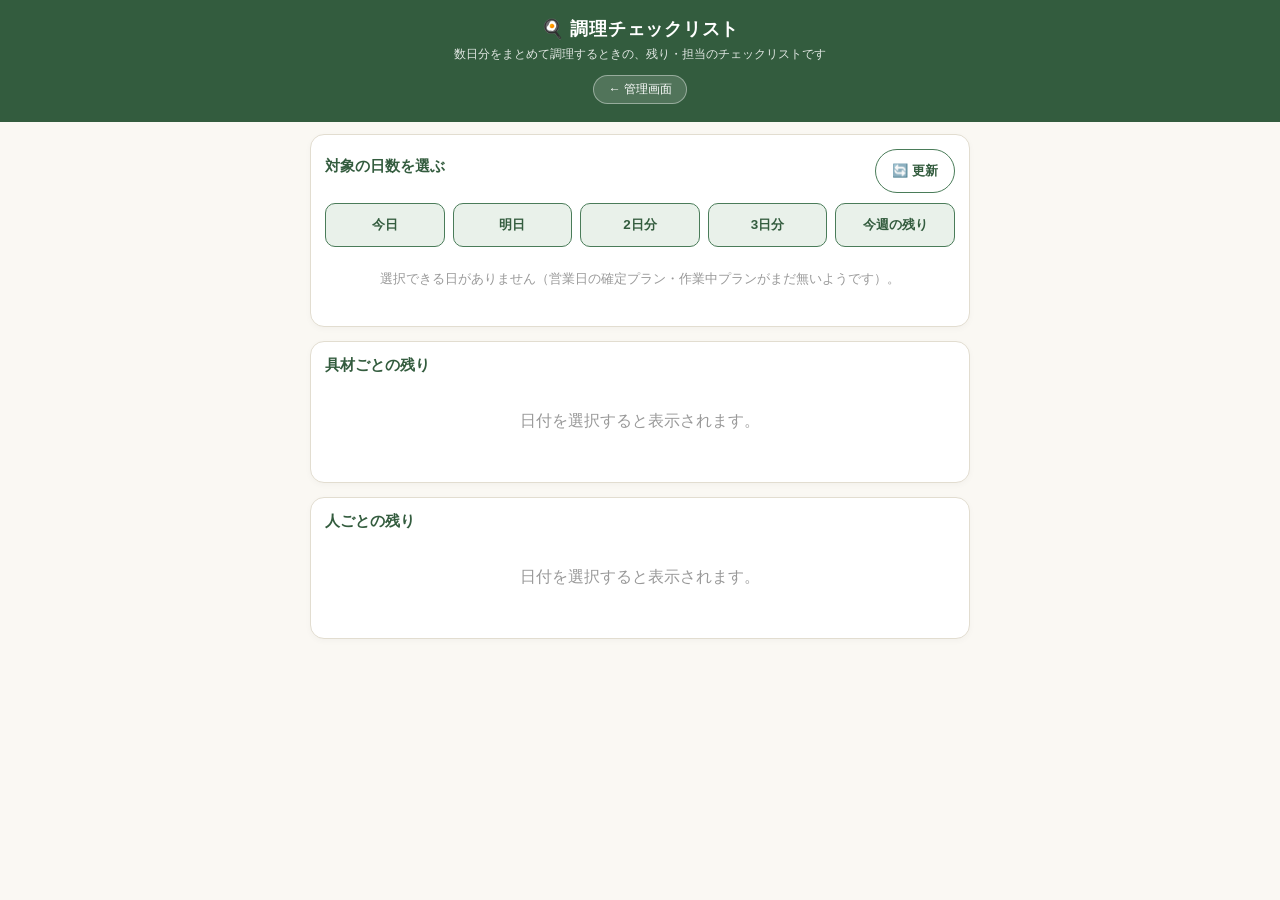
<file: cooking.html>
<!DOCTYPE html>
<html lang="ja">
<head>
<meta charset="UTF-8">
<meta name="viewport" content="width=device-width, initial-scale=1.0">
<title>調理チェックリスト | Chabon Ops</title>
<style>
  :root{
    --main: #4a7c59;
    --main-dark: #335c3e;
    --main-light: #e9f1ea;
    --accent: #c9533f;
    --bg: #faf8f3;
    --card: #ffffff;
    --ink: #2b2b28;
    --line: #e2ddd0;
  }
  *{ box-sizing: border-box; }
  body{
    margin: 0;
    font-family: "Hiragino Sans", "Yu Gothic", "Noto Sans JP", sans-serif;
    background: var(--bg);
    color: var(--ink);
  }
  header{
    background: var(--main-dark);
    color: #fff;
    padding: 16px 14px;
    text-align: center;
  }
  header h1{ margin: 0; font-size: 1.15rem; letter-spacing: 0.04em; }
  header p{ margin: 5px 0 0; font-size: 0.76rem; opacity: 0.85; }
  .header-nav{ margin-top: 10px; }
  .header-nav a{
    display: inline-block;
    color: #fff;
    text-decoration: none;
    background: rgba(255,255,255,0.15);
    border: 1px solid rgba(255,255,255,0.4);
    border-radius: 100px;
    padding: 5px 14px;
    font-size: 0.76rem;
    margin: 2px 4px;
  }
  main{
    max-width: 680px;
    margin: 0 auto;
    padding: 12px 10px 60px;
  }
  section.card{
    background: var(--card);
    border: 1px solid var(--line);
    border-radius: 14px;
    padding: 14px;
    margin-bottom: 14px;
    box-shadow: 0 2px 6px rgba(0,0,0,0.03);
  }
  section.card h2{
    margin: 0 0 10px;
    font-size: 0.92rem;
    color: var(--main-dark);
  }
  .section-header-row{
    display: flex;
    justify-content: space-between;
    align-items: center;
    gap: 8px;
    margin-bottom: 10px;
    flex-wrap: wrap;
  }
  .section-header-row h2{ margin: 0; }

  /* スマホで片手操作しやすいよう、タップ対象は最低44pxを確保する */
  .refresh-btn{
    min-height: 44px;
    padding: 0 16px;
    background: #fff;
    color: var(--main-dark);
    border: 1px solid var(--main);
    border-radius: 100px;
    font-size: 0.82rem;
    font-weight: bold;
    cursor: pointer;
    font-family: inherit;
    white-space: nowrap;
  }
  .refresh-btn:active{ background: var(--main-light); }
  .refresh-btn.loading{ opacity: 0.6; }

  .preset-btn-row{
    display: flex;
    gap: 8px;
    flex-wrap: wrap;
    margin-bottom: 12px;
  }
  .preset-btn{
    flex: 1;
    min-width: 72px;
    min-height: 44px;
    background: var(--main-light);
    color: var(--main-dark);
    border: 1px solid var(--main);
    border-radius: 10px;
    padding: 8px 6px;
    font-size: 0.84rem;
    font-weight: bold;
    cursor: pointer;
    font-family: inherit;
  }
  .preset-btn:active{ background: #dcebe0; }

  .date-list{
    display: grid;
    grid-template-columns: repeat(auto-fill, minmax(110px, 1fr));
    gap: 8px;
  }
  .date-item{
    display: flex;
    align-items: center;
    gap: 6px;
    min-height: 44px;
    border: 1px solid var(--line);
    border-radius: 10px;
    padding: 8px 10px;
    font-size: 0.85rem;
    cursor: pointer;
    user-select: none;
  }
  .date-item:has(input:checked){
    background: var(--main-light);
    border-color: var(--main);
    color: var(--main-dark);
    font-weight: bold;
  }
  .date-item input[type="checkbox"]{
    width: 20px;
    height: 20px;
    accent-color: var(--main);
    flex-shrink: 0;
  }
  .no-dates-note{ text-align: center; color: #999; font-size: 0.84rem; padding: 10px 0; }

  /* 具材ごとの残りカード */
  .filling-row{
    display: flex;
    justify-content: space-between;
    align-items: center;
    gap: 10px;
    border: 1px solid var(--line);
    border-radius: 12px;
    padding: 12px 14px;
    margin-bottom: 8px;
    min-height: 44px;
    cursor: pointer;
    background: #fff;
  }
  .filling-row:active{ background: #f5f4f0; }
  .filling-row.done{ background: #f5f4f0; border-color: #ddd; }
  .filling-row.done .filling-name{ color: #999; }
  .filling-name{
    font-size: 0.92rem;
    font-weight: bold;
    color: var(--main-dark);
  }
  .filling-done-badge{
    display: inline-block;
    margin-left: 6px;
    font-size: 0.72rem;
    color: var(--main);
    font-weight: bold;
  }
  .filling-nums{ text-align: right; flex-shrink: 0; }
  .filling-remaining{
    font-size: 1.3rem;
    font-weight: bold;
    color: var(--accent);
    line-height: 1.1;
  }
  .filling-remaining.zero{ color: var(--main); font-size: 1rem; }
  .filling-sub{ font-size: 0.72rem; color: #888; margin-top: 2px; }
  .filling-chevron{ color: #bbb; font-size: 1.1rem; flex-shrink: 0; }

  .section-divider{
    border: none;
    border-top: 1px dashed var(--line);
    margin: 14px 0 10px;
  }
  .done-section-label{
    font-size: 0.78rem;
    color: #999;
    margin: 4px 0 8px;
  }

  .summary-note{
    text-align: center;
    font-size: 0.82rem;
    color: #888;
    margin-top: 4px;
  }
  .loading{ text-align: center; color: #999; padding: 30px 0; }
  .off-note{ text-align: center; color: #999; padding: 20px 0; }

  /* ── 詳細モーダル（内訳・チェック） ── */
  .modal-overlay{
    display: none;
    position: fixed;
    inset: 0;
    background: rgba(0,0,0,0.5);
    align-items: flex-end;
    justify-content: center;
    z-index: 1000;
  }
  .modal-overlay.show{ display: flex; }
  .modal-box{
    background: #fff;
    width: 100%;
    max-width: 480px;
    max-height: 86vh;
    overflow-y: auto;
    border-radius: 18px 18px 0 0;
    box-shadow: 0 -4px 24px rgba(0,0,0,0.2);
  }
  .modal-head{
    position: sticky;
    top: 0;
    background: var(--main-dark);
    color: #fff;
    padding: 14px 16px;
    font-weight: bold;
    font-size: 1rem;
    display: flex;
    justify-content: space-between;
    align-items: center;
    z-index: 2;
  }
  .modal-close-x{
    background: none;
    border: none;
    color: #fff;
    font-size: 1.3rem;
    cursor: pointer;
    min-width: 44px;
    min-height: 44px;
  }
  .modal-body{ padding: 10px 14px 18px; }
  .modal-bulk-row{ margin-bottom: 10px; }
  .bulk-complete-btn{
    width: 100%;
    min-height: 48px;
    background: var(--main);
    color: #fff;
    border: none;
    border-radius: 10px;
    font-size: 0.9rem;
    font-weight: bold;
    cursor: pointer;
    font-family: inherit;
  }
  .bulk-complete-btn:active{ background: var(--main-dark); }
  .detail-day-heading{
    font-size: 0.8rem;
    font-weight: bold;
    color: #888;
    margin: 12px 0 6px;
  }
  .detail-day-heading:first-of-type{ margin-top: 2px; }
  .detail-row{
    border: 1px solid var(--line);
    border-radius: 10px;
    padding: 10px 12px;
    margin-bottom: 8px;
  }
  .detail-row-head{
    display: flex;
    justify-content: space-between;
    align-items: center;
    margin-bottom: 8px;
  }
  .detail-dest-name{ font-weight: bold; font-size: 0.88rem; color: var(--ink); }
  .detail-qty{ font-size: 0.86rem; color: var(--main-dark); font-weight: bold; }
  .detail-btn-row{ display: flex; gap: 8px; }
  .status-btn{
    flex: 1;
    min-height: 44px;
    padding: 0 8px;
    font-size: 0.82rem;
    font-weight: bold;
    border-radius: 9px;
    border: 1px solid var(--line);
    background: #fff;
    color: #666;
    cursor: pointer;
    font-family: inherit;
  }
  .status-btn.cooked.active{ background: var(--main); color: #fff; border-color: var(--main); }
  .status-btn.handed.active{ background: var(--accent); color: #fff; border-color: var(--accent); }
  /* 一部の日だけ済みの状態（人ごと表示）。押すと全日分が済みになることが分かるよう、
     完了(active)とも未着手とも違う見た目にする */
  .status-btn.partial{
    background: #fff;
    color: var(--accent);
    border-color: var(--accent);
    border-style: dashed;
  }
  .status-btn:active{ opacity: 0.8; }

  /* ── 人ごと／日付ごとの表示切り替え ── */
  .view-toggle-row{
    display: flex;
    gap: 8px;
    margin-bottom: 12px;
  }
  .view-toggle-btn{
    flex: 1;
    min-height: 44px;
    border: 1px solid var(--main);
    border-radius: 10px;
    background: #fff;
    color: var(--main-dark);
    font-size: 0.86rem;
    font-weight: bold;
    cursor: pointer;
    font-family: inherit;
  }
  .view-toggle-btn.active{ background: var(--main); color: #fff; }

  /* ── 人ごと表示：パーソナルカラー ── */
  /* 左端の太い帯で担当者を示す。色だけに頼らないよう、帯が無い場合でも
     名前のテキスト自体は常に表示する（本部・チセ等は帯なし） */
  .person-row.has-color{
    border-left: 6px solid var(--person-bar, var(--line));
  }
  .person-name-badge{
    display: inline-block;
    padding: 2px 10px;
    border-radius: 100px;
    background: var(--person-bg, transparent);
    color: var(--person-text, var(--ink));
  }
  .person-breakdown{
    font-size: 0.76rem;
    color: #888;
    margin: -2px 0 8px;
  }

  /* ── トップ画面：人ごとの残り ── */
  .person-summary-row{
    border: 1px solid var(--line);
    border-radius: 12px;
    padding: 12px 14px;
    margin-bottom: 8px;
    cursor: pointer;
    background: #fff;
  }
  .person-summary-row:active{ background: #f5f4f0; }
  .person-summary-row.done{ background: #f5f4f0; border-color: #ddd; }
  .person-summary-row.has-color{ border-left: 6px solid var(--person-bar, var(--line)); }
  .person-summary-head{
    display: flex;
    justify-content: space-between;
    align-items: center;
    gap: 8px;
  }
  .person-summary-name{ font-size: 0.92rem; font-weight: bold; color: var(--main-dark); }
  .person-summary-row.done .person-summary-name{ color: #999; }
  .person-summary-chevron{ color: #bbb; font-size: 1.1rem; margin-left: auto; flex-shrink: 0; }
  .person-summary-line{
    font-size: 0.82rem;
    color: var(--ink);
    margin-top: 6px;
    line-height: 1.4;
  }
  .conflict-msg{
    font-size: 0.76rem;
    color: var(--accent);
    font-weight: bold;
    text-align: center;
    padding: 6px 0;
  }

  /* ── 確認ダイアログ（showConfirm用。admin.htmlと同じ仕組み） ── */
  .confirm-overlay{
    display: none;
    position: fixed;
    inset: 0;
    background: rgba(0,0,0,0.5);
    align-items: center;
    justify-content: center;
    z-index: 2000;
    padding: 20px;
  }
  .confirm-overlay.show{ display: flex; }
  .confirm-box{
    background: #fff;
    border-radius: 14px;
    padding: 18px;
    max-width: 320px;
    width: 100%;
    text-align: center;
  }
  .confirm-message{ font-size: 0.92rem; margin-bottom: 16px; white-space: pre-line; }
  .confirm-btn-row{ display: flex; gap: 10px; }
  .confirm-btn{
    flex: 1;
    min-height: 44px;
    border-radius: 10px;
    border: 1px solid var(--line);
    font-size: 0.88rem;
    font-weight: bold;
    cursor: pointer;
    font-family: inherit;
  }
  .confirm-yes{ background: var(--main); color: #fff; border-color: var(--main); }
  .confirm-no{ background: #fff; color: #666; }

  @media (max-width: 480px){
    main{ padding: 10px 6px 50px; }
    section.card{ padding: 10px; }
  }
</style>
</head>
<body>

<header>
  <h1>🍳 調理チェックリスト</h1>
  <p>数日分をまとめて調理するときの、残り・担当のチェックリストです</p>
  <nav class="header-nav">
    <a href="admin.html">← 管理画面</a>
  </nav>
</header>

<main>
  <section class="card">
    <div class="section-header-row">
      <h2>対象の日数を選ぶ</h2>
      <button type="button" class="refresh-btn" id="refreshBtn">🔄 更新</button>
    </div>
    <div class="preset-btn-row" id="presetBtnRow"></div>
    <div id="dateListArea"><p class="loading">読み込み中...</p></div>
  </section>

  <section class="card">
    <h2>具材ごとの残り</h2>
    <div id="checklistArea"><p class="off-note">日付を選択すると表示されます。</p></div>
    <p class="summary-note" id="summaryNote"></p>
  </section>

  <section class="card">
    <h2>人ごとの残り</h2>
    <div id="personSummaryArea"><p class="off-note">日付を選択すると表示されます。</p></div>
  </section>
</main>

<div class="modal-overlay" id="detailModal">
  <div class="modal-box">
    <div class="modal-head">
      <span id="modalFillingName"></span>
      <button type="button" class="modal-close-x" id="modalCloseBtn">✕</button>
    </div>
    <div class="modal-body" id="modalBody"></div>
  </div>
</div>

<div class="confirm-overlay" id="confirmOverlay">
  <div class="confirm-box">
    <div class="confirm-message" id="confirmMessage"></div>
    <div class="confirm-btn-row">
      <button type="button" class="confirm-btn confirm-no" id="confirmNoBtn">キャンセル</button>
      <button type="button" class="confirm-btn confirm-yes" id="confirmYesBtn">OK</button>
    </div>
  </div>
</div>

<script src="confirmed-plan.js"></script>
<script src="personal-colors.js"></script>
<script src="date-format.js"></script>
<script src="chise-sheet.js"></script>
<script src="store-settings.js"></script>
<script>
const SHIFT_SPREADSHEET_ID = "1PHf1o3smqIQdeFkhBHjBZUEub7VtRcynQLllmSR7w-s"; // 作業中プラン・確定プラン・具材ステータス
const SCRIPT_URL = "https://script.google.com/macros/s/AKfycbyxbKMgM4ZiowaJu3cQ4NdLhwSE9-Pet8DbYB3qvgEX2NS2h1Dosgfm62vu7-in52ZT/exec";

// admin.htmlと同じ9種類の具材・本部固定具材（枝豆・梅・うなぎは常に本部製造）
const FILLINGS = ["ツナマヨ", "スパイシーツナマヨ", "テリヤキチキン", "サーモン", "スパイシー味噌", "枝豆", "梅", "うなぎ", "今月のおにぎり"];
const ALWAYS_HQ_FILLINGS = ["枝豆", "梅", "うなぎ"];

// 渡し先の種類（ニギニギ隊の各メンバーに加えて、本部・チセ(具材のみ)を扱う）。
// チセに納めるおにぎり本体（チセさんシートの「具材のみ」ではない通常行）は、
// ニギニギ隊か本部が握って用意する分であり、その具材はすでにメンバー・本部の数に
// 含まれている（チセ向けの内訳だけを別途持っているわけではない）。そのため
// 「チセ(おにぎり)」という独立した渡し先は設けない（必要合計での二重カウントになるため）。
// チセが自分で握るための「具材のみ」注文だけは、メンバー・本部の生産数には含まれない
// 純粋な追加分のため、独立した渡し先として扱う。
// 「具材ステータス」シートの「メンバー」列はただの自由文字列のため、これらの名前を
// そのまま保存できる（既存のニギニギ隊メンバー名の行とは完全に独立して共存する）。
const DEST_HQ = "本部";
const DEST_CHISE_KONOMI = "チセ(具材のみ)";

const FILLING_RATIOS = {
  "スパイシーツナマヨ": 0.2234,
  "テリヤキチキン": 0.1966,
  "サーモン": 0.1966,
  "ツナマヨ": 0.1340,
  "スパイシー味噌": 0.0894,
  "枝豆": 0.04,
  "梅": 0.02,
  "うなぎ": 0.05,
  "今月のおにぎり": 0.05,
};
const LOCAL_STORAGE_KEY = "chabon_cooking_selected_dates";
const VIEW_MODE_STORAGE_KEY = "chabon_cooking_detail_view_mode";

const state = {
  candidates: [],        // [{iso, dow, dateObj}]（選択肢に出せる日。対象外の日は含まない）
  selected: new Set(),   // 選択中のiso
  draftByDate: {},        // iso -> {zuidFillingQty, uvaFillingQty, rozenFillingQty, zuidOpen, uvaOpen, rozenOpen, prod:{member:{filling:qty}}}
  chiseByLabel: {},       // "M/d" -> {breakdown, konomiBreakdown}
  confirmedPlanByDate: {}, // "M/d" -> 確定プラン（confirmed-plan.js の parseConfirmedPlansSheet 参照）
  cellStatus: {},         // iso -> dest -> filling -> {handed, cooked, updatedAtRaw}
  openFilling: null,      // 詳細モーダルで開いている具材名
  openPerson: null,       // 詳細モーダルで開いている人（渡し先）名
  conflictNotice: null,   // 楽観的ロックの競合メッセージ（詳細モーダル内に表示）
  detailViewMode: "person", // 具材の内訳画面の表示："person"(人ごと・初期値) | "date"(日付ごと)
};

function pad(n){ return String(n).padStart(2, "0"); }
function isoDate(d){ return `${d.getFullYear()}-${pad(d.getMonth() + 1)}-${pad(d.getDate())}`; }
function mdLabel(d){ return `${d.getMonth() + 1}/${d.getDate()}`; }
function addDays(d, n){ const r = new Date(d); r.setDate(r.getDate() + n); return r; }

function getMonday(date){
  const d = new Date(date);
  const day = d.getDay();
  const diff = day === 0 ? -6 : 1 - day;
  d.setDate(d.getDate() + diff);
  d.setHours(0, 0, 0, 0);
  return d;
}

function escapeHtml(str){
  return String(str || "").replace(/&/g, "&amp;").replace(/</g, "&lt;").replace(/>/g, "&gt;");
}

async function fetchGvizSheet(spreadsheetId, sheetName){
  const url = `https://docs.google.com/spreadsheets/d/${spreadsheetId}/gviz/tq?tqx=out:json` +
    (sheetName ? `&sheet=${encodeURIComponent(sheetName)}` : "");
  const res = await fetch(url, { cache: "no-store" });
  const text = await res.text();
  const match = text.match(/setResponse\(([\s\S]*)\);\s*$/);
  if(!match) throw new Error("シートの解析に失敗しました: " + sheetName);
  return JSON.parse(match[1]);
}

// gvizの日付型セルを "yyyy-MM-dd" のISO文字列に変換する（admin.html/index.htmlと同じ方式）
function parseGvizDateCell(cell){
  if(!cell || cell.v === null || cell.v === undefined) return null;
  const v = cell.v;
  if(typeof v === "string"){
    const m = v.match(/^Date\((\d+),(\d+),(\d+)/);
    if(m){
      const y = parseInt(m[1], 10), mo = parseInt(m[2], 10) + 1, d = parseInt(m[3], 10);
      return `${y}-${String(mo).padStart(2, "0")}-${String(d).padStart(2, "0")}`;
    }
    if(/^\d{4}-\d{2}-\d{2}$/.test(v)) return v;
  }
  return null;
}

// 作業中プランから日付ごとのZuid/UvA具材内訳・営業フラグ・メンバー別の生産割り振り(prod)を
// 取り出す。prodはadmin.htmlが生産割り振りを保存したときの内容（確定プランが無い日の、
// 現時点での「誰が何を作る予定か」）。admin.htmlで一度も編集されていない日はprodが空になる。
// ※確定プランがある日は具材別の内訳・メンバー別の割り振りも確定プランから取る
// （getDayBreakdown参照）。確定プランがまだ無い日のみ、この作業中プランの内訳を使う。
function parseDraftByDate(json){
  const result = {};
  if(!json || !json.table || !json.table.rows) return result;
  json.table.rows.forEach(r => {
    const c = r.c;
    if(!c || !c[0]) return;
    const dateStr = parseGvizDateCell(c[0]);
    if(!dateStr) return;
    try{
      const forecast = JSON.parse((c[1] && c[1].v) || "{}");
      const prod = JSON.parse((c[2] && c[2].v) || "{}");
      result[dateStr] = {
        zuidFillingQty: forecast.zuidFillingQty || {},
        uvaFillingQty: forecast.uvaFillingQty || {},
        rozenFillingQty: forecast.rozenFillingQty || {},
        zuidOpen: forecast.zuidOpen,
        uvaOpen: forecast.uvaOpen,
        rozenOpen: forecast.rozenOpen,
        prod,
      };
    }catch(e){ /* 壊れたJSON行は無視する */ }
  });
  return result;
}

// チセさんの生産データの共通パース処理（matchChiseKonomiFilling・parseChiseSheetRows等）は
// chise-sheet.jsに共通化し、admin.htmlと共用している（型推定による数値欠落を避けるため、
// Apps Script経由のgetDisplayValues()で取得した文字列の2次元配列を解析する）。
// cooking.html側では戻り値のbreakdown（おにぎり本体）とkonomiBreakdown（具材のみ）の両方を使う。

// 「具材ステータス」シートを iso -> 渡し先 -> 具材 -> {handed, cooked, updatedAtRaw} にパースする。
// updatedAtRawは保存直前の楽観的ロック確認用（gvizのDate型セルの生シリアライズ値）。
function parseCellStatusSheet(json){
  const result = {};
  const rows = (json && json.table && json.table.rows) || [];
  rows.forEach(r => {
    const c = r.c;
    if(!c || !c[0]) return;
    const iso = parseGvizDateCell(c[0]);
    if(!iso) return;
    const dest = String((c[1] && c[1].v) || "").trim();
    const filling = String((c[2] && c[2].v) || "").trim();
    if(!dest || !filling) return;
    const handed = !!(c[3] && c[3].v === true);
    const cooked = !!(c[4] && c[4].v === true);
    const updatedAtRaw = (c[5] && c[5].v !== undefined && c[5].v !== null) ? String(c[5].v) : null;
    if(!result[iso]) result[iso] = {};
    if(!result[iso][dest]) result[iso][dest] = {};
    result[iso][dest][filling] = { handed, cooked, updatedAtRaw };
  });
  return result;
}

function getStatus(iso, dest, filling){
  return (state.cellStatus[iso] && state.cellStatus[iso][dest] && state.cellStatus[iso][dest][filling])
    || { handed: false, cooked: false, updatedAtRaw: null };
}
function setStatus(iso, dest, filling, value){
  if(!state.cellStatus[iso]) state.cellStatus[iso] = {};
  if(!state.cellStatus[iso][dest]) state.cellStatus[iso][dest] = {};
  state.cellStatus[iso][dest][filling] = value;
}

/* ---------- 1日分の渡し先別内訳（ニギニギ隊各メンバー／本部／チセ具材のみ） ---------- */
// 確定プランがある日は確定プランの内訳を最優先で使う（admin.htmlで実装した確定プランの
// 読み込み処理＝confirmed-plan.jsを共通利用）。確定プランが無い日は作業中プランから出す。
// 作業中プランにメンバー別の割り振り(prod)が保存されていない日（admin.htmlでまだ一度も
// 編集されていない日）は、誰の担当か分からないため、必要数の全量を本部（未割り当て分の
// 受け皿）に計上する。
//
// チセに納めるおにぎり本体（チセさんシートの「具材のみ」ではない通常行）は、ニギニギ隊・
// 本部のどちらかが握って用意する分であり、その具材はすでにmembersBreakdown・hqの数に
// 含まれている。そのため独立した渡し先としては返さない（渡し先として表示・集計すると
// 二重カウントになる）。ただし、本部の必要数を計算する際の「必要数」には引き続き含める
// （admin.html側の本部の計算式と一致させ、本部の数自体は変えないため）。
function getDayBreakdown(iso){
  const mdKey = mdLabel(new Date(`${iso}T00:00:00`));
  const confirmed = state.confirmedPlanByDate[mdKey];
  const chiseEntry = state.chiseByLabel[mdKey];

  const chiseKonomi = {};
  FILLINGS.forEach(f => { chiseKonomi[f] = (chiseEntry && chiseEntry.konomiBreakdown && chiseEntry.konomiBreakdown[f]) || 0; });

  if(confirmed && confirmed.hasDetailBreakdown){
    const membersBreakdown = {};
    // CHISE（チセさん）は自分で具材を用意して握る特別な担当者で、こちらが具材を用意する
    // 対象ではないため、渡し先一覧（具材ごとの残り・人ごとの残り）には出さない。
    // hqはadmin.html側で既にCHISE分を差し引いて確定保存されているため、ここでの除外が
    // hqの数に影響することはない
    (confirmed.memberNames || []).forEach(name => {
      if(name === "CHISE") return;
      membersBreakdown[name] = {};
      FILLINGS.forEach(f => { membersBreakdown[name][f] = (confirmed.memberFillingQty[name] && confirmed.memberFillingQty[name][f]) || 0; });
    });
    const hq = {};
    FILLINGS.forEach(f => { hq[f] = (confirmed.hqBreakdown && confirmed.hqBreakdown[f]) || 0; });
    return { membersBreakdown, hq, chiseKonomi, source: "confirmed" };
  }

  const draft = state.draftByDate[iso];
  const membersBreakdown = {};
  if(draft && draft.prod){
    Object.keys(draft.prod).forEach(name => {
      membersBreakdown[name] = {};
      FILLINGS.forEach(f => { membersBreakdown[name][f] = (draft.prod[name] && draft.prod[name][f]) || 0; });
    });
  }

  // チセ向けおにぎり本体の注文数（渡し先としては返さず、本部の必要数の計算にのみ使う）
  const chiseOnigiriForHq = {};
  FILLINGS.forEach(f => { chiseOnigiriForHq[f] = (chiseEntry && chiseEntry.breakdown && chiseEntry.breakdown[f]) || 0; });

  const zuidQty = {}, uvaQty = {}, rozenQty = {};
  if(draft){
    FILLINGS.forEach(f => {
      zuidQty[f] = (draft.zuidOpen !== false) ? (draft.zuidFillingQty[f] || 0) : 0;
      uvaQty[f] = (draft.uvaOpen !== false) ? (draft.uvaFillingQty[f] || 0) : 0;
      rozenQty[f] = (draft.rozenOpen !== false) ? (draft.rozenFillingQty[f] || 0) : 0;
    });
  }

  const hq = {};
  FILLINGS.forEach(f => {
    const needed = (zuidQty[f] || 0) + (uvaQty[f] || 0) + (rozenQty[f] || 0) + (chiseOnigiriForHq[f] || 0);
    if(ALWAYS_HQ_FILLINGS.includes(f)){
      // 枝豆・梅・うなぎは常に本部製造（ニギニギ隊には割り振らない。admin.htmlと同じルール）
      hq[f] = needed;
    } else {
      // CHISE分も含めて必要数から差し引く（CHISEは自分で具材を用意するため、こちらで
      // 用意する必要数にはCHISEの割り振り分を含めない。admin.htmlの本部計算式と同じ）
      const producedByMembers = Object.values(membersBreakdown).reduce((s, m) => s + (m[f] || 0), 0);
      hq[f] = Math.max(0, needed - producedByMembers);
    }
  });

  // hqの計算にはCHISE分を反映済みなので、ここで渡し先一覧からCHISEを除く
  // （こちらで具材を用意する対象ではなく、表示・集計もしない）
  delete membersBreakdown["CHISE"];

  return { membersBreakdown, hq, chiseKonomi, source: draft ? "draft" : "none" };
}

/* ---------- 対象の日数を選ぶ ---------- */
// 選択肢に出す日＝「今日」以降で、確定プランか作業中プランかチセのデータが何かしらある日。
// 曜日では絞らない（土日イベント等で日曜日に計画がある日も対象に含める）。
// 何も無い日（店が休みの日・まだ何も予定が無い日）は選択肢に出さない。
function hasDataForDate(iso){
  const mdKey = mdLabel(new Date(`${iso}T00:00:00`));
  if(state.confirmedPlanByDate[mdKey]) return true;
  if(state.draftByDate[iso]) return true;
  const chiseEntry = state.chiseByLabel[mdKey];
  if(chiseEntry){
    if(chiseEntry.breakdown && Object.keys(chiseEntry.breakdown).length > 0) return true;
    if(chiseEntry.konomiBreakdown && Object.keys(chiseEntry.konomiBreakdown).length > 0) return true;
  }
  return false;
}

function buildCandidateDates(){
  const today = new Date();
  today.setHours(0, 0, 0, 0);
  const list = [];
  for(let i = 0; i <= 14; i++){
    const d = addDays(today, i);
    const iso = isoDate(d);
    if(!hasDataForDate(iso)) continue;
    list.push({ iso, dow: d.getDay(), dateObj: d });
  }
  return list;
}

function presetDates(mode){
  const today = new Date();
  today.setHours(0, 0, 0, 0);
  if(mode === "today"){
    const iso = isoDate(today);
    return state.candidates.filter(d => d.iso === iso).map(d => d.iso);
  }
  if(mode === "tomorrow"){
    const iso = isoDate(addDays(today, 1));
    return state.candidates.filter(d => d.iso === iso).map(d => d.iso);
  }
  if(mode === "2days" || mode === "3days"){
    const maxOffset = mode === "2days" ? 2 : 3;
    return state.candidates.filter(d => {
      const diff = Math.round((d.dateObj - today) / 86400000);
      return diff >= 1 && diff <= maxOffset;
    }).map(d => d.iso);
  }
  if(mode === "restOfWeek"){
    const monday = getMonday(today);
    const weekEnd = addDays(monday, 6); // 今週の日曜日まで（土日に計画がある場合も含める）
    return state.candidates.filter(d => d.dateObj > today && d.dateObj <= weekEnd).map(d => d.iso);
  }
  return [];
}

function loadSelectedFromStorage(){
  try{
    const raw = localStorage.getItem(LOCAL_STORAGE_KEY);
    if(!raw) return null;
    const arr = JSON.parse(raw);
    return Array.isArray(arr) ? arr : null;
  }catch(e){ return null; }
}
function saveSelectedToStorage(){
  try{ localStorage.setItem(LOCAL_STORAGE_KEY, JSON.stringify([...state.selected])); }catch(e){}
}

function applyPreset(mode){
  const isos = presetDates(mode);
  state.selected = new Set(isos);
  saveSelectedToStorage();
  renderDateList();
  renderChecklist();
}

function renderPresetButtons(){
  const area = document.getElementById("presetBtnRow");
  area.innerHTML = `
    <button type="button" class="preset-btn" data-mode="today">今日</button>
    <button type="button" class="preset-btn" data-mode="tomorrow">明日</button>
    <button type="button" class="preset-btn" data-mode="2days">2日分</button>
    <button type="button" class="preset-btn" data-mode="3days">3日分</button>
    <button type="button" class="preset-btn" data-mode="restOfWeek">今週の残り</button>
  `;
  area.querySelectorAll(".preset-btn").forEach(btn => {
    btn.addEventListener("click", () => applyPreset(btn.dataset.mode));
  });
}

function renderDateList(){
  const area = document.getElementById("dateListArea");
  if(state.candidates.length === 0){
    area.innerHTML = `<p class="no-dates-note">選択できる日がありません（営業日の確定プラン・作業中プランがまだ無いようです）。</p>`;
    return;
  }
  const itemsHtml = state.candidates.map(d => {
    const checked = state.selected.has(d.iso) ? "checked" : "";
    return `
      <label class="date-item">
        <input type="checkbox" class="date-checkbox" data-iso="${d.iso}" ${checked}>
        ${formatDateWithWeekday(d.dateObj)}
      </label>
    `;
  }).join("");
  area.innerHTML = `<div class="date-list">${itemsHtml}</div>`;
  area.querySelectorAll(".date-checkbox").forEach(cb => {
    cb.addEventListener("change", () => {
      if(cb.checked) state.selected.add(cb.dataset.iso);
      else state.selected.delete(cb.dataset.iso);
      saveSelectedToStorage();
      renderChecklist();
    });
  });
}

/* ---------- 具材ごとの残り一覧 ---------- */
// 選択中の日付それぞれについて、渡し先（メンバー各人／本部／チセ具材のみ）×
// 具材ごとの行（{iso, dest, destType, filling, qty}）に展開したフラットなリストを作る。
// チセ向けおにぎり本体は独立した渡し先として持たない（メンバー・本部の数に含まれているため。
// getDayBreakdown参照）。
// 「調理済み」はこの行単位（日付×渡し先×具材）のON/OFFで管理するため、
// 集計（必要合計・調理済み・残り）もこのリストから行単位で積み上げる。
function buildRows(selectedIsos){
  const rows = [];
  selectedIsos.forEach(iso => {
    const bd = getDayBreakdown(iso);
    Object.keys(bd.membersBreakdown).forEach(name => {
      FILLINGS.forEach(f => {
        const qty = bd.membersBreakdown[name][f] || 0;
        if(qty > 0) rows.push({ iso, dest: name, destType: "member", filling: f, qty });
      });
    });
    FILLINGS.forEach(f => {
      const qty = bd.hq[f] || 0;
      if(qty > 0) rows.push({ iso, dest: DEST_HQ, destType: "hq", filling: f, qty });
    });
    FILLINGS.forEach(f => {
      const qty = bd.chiseKonomi[f] || 0;
      if(qty > 0) rows.push({ iso, dest: DEST_CHISE_KONOMI, destType: "chise", filling: f, qty });
    });
  });
  return rows;
}

function aggregateByFilling(rows){
  const byFilling = {};
  FILLINGS.forEach(f => { byFilling[f] = { total: 0, cooked: 0, rows: [] }; });
  rows.forEach(r => {
    byFilling[r.filling].total += r.qty;
    byFilling[r.filling].rows.push(r);
    if(getStatus(r.iso, r.dest, r.filling).cooked) byFilling[r.filling].cooked += r.qty;
  });
  return byFilling;
}

function destLabel(dest, destType){
  return dest; // メンバー名・本部・チセ(具材のみ)はそのまま表示名として使う
}

/* ---------- 人ごとの残り（トップ画面） ---------- */
// 渡し先（メンバー各人／本部／チセ具材のみ）ごとに、選んだ日の範囲全体を集計する。
// 「具材ごとの残り」と全く同じbuildRows()の結果・getStatus()判定から計算するため、
// 両セクションの合計は必ず一致する。
// cookRemaining: まだ「調理済み」になっていない個数（具材別の内訳つき）
// handRemaining: 「調理済み」だが、まだ「渡し済み」（本部・チセは「用意済み」）になっていない個数
function aggregatePersonSummary(rows){
  const byDest = {};
  rows.forEach(r => {
    if(!byDest[r.dest]){
      byDest[r.dest] = { dest: r.dest, destType: r.destType, total: 0, cookRemaining: 0, handRemaining: 0, cookByFilling: {}, handByFilling: {} };
    }
    const g = byDest[r.dest];
    g.total += r.qty;
    const st = getStatus(r.iso, r.dest, r.filling);
    if(!st.cooked){
      g.cookRemaining += r.qty;
      g.cookByFilling[r.filling] = (g.cookByFilling[r.filling] || 0) + r.qty;
    } else if(!st.handed){
      g.handRemaining += r.qty;
      g.handByFilling[r.filling] = (g.handByFilling[r.filling] || 0) + r.qty;
    }
  });
  return Object.values(byDest).sort((a, b) => destSortKey(a.dest, a.destType) - destSortKey(b.dest, b.destType));
}

// {具材名: 個数} を「テリヤキチキン25・サーモン8　計33個」のような文字列にする
function fillingBreakdownText(byFilling){
  const total = Object.values(byFilling).reduce((s, v) => s + v, 0);
  const parts = FILLINGS.filter(f => byFilling[f] > 0).map(f => `${f}${byFilling[f]}`);
  return `${parts.join("・")}　計${total}個`;
}

function renderPersonSummary(){
  const area = document.getElementById("personSummaryArea");
  if(!area) return;
  const selectedIsos = [...state.selected].sort();
  if(selectedIsos.length === 0){
    area.innerHTML = `<p class="off-note">日付を選択すると表示されます。</p>`;
    return;
  }

  const rows = buildRows(selectedIsos);
  const people = aggregatePersonSummary(rows);
  if(people.length === 0){
    area.innerHTML = `<p class="off-note">選択した日に、人ごとのデータがありません。</p>`;
    return;
  }

  // 完了（調理・渡しとも残り0）の人はセクション下にまとめる。並び順自体は常に
  // destSortKey（パーソナルカラーのあるメンバー→本部→チセ）を保つ
  const remaining = people.filter(p => p.cookRemaining > 0 || p.handRemaining > 0);
  const done = people.filter(p => p.cookRemaining === 0 && p.handRemaining === 0);

  const rowHtml = p => {
    const color = p.destType === "member" ? personalColorFor(p.dest) : null;
    const rowStyle = color ? ` style="--person-bar:${color.bar};"` : "";
    const nameStyle = color ? ` style="--person-bg:${color.bg};--person-text:${color.text};"` : "";
    const isDone = p.cookRemaining === 0 && p.handRemaining === 0;
    const handLabel = p.destType === "member" ? "渡しの残り" : "用意の残り";
    return `
      <div class="person-summary-row${color ? " has-color" : ""}${isDone ? " done" : ""}"${rowStyle} data-dest="${escapeHtml(p.dest)}">
        <div class="person-summary-head">
          <span class="person-summary-name${color ? " person-name-badge" : ""}"${nameStyle}>${escapeHtml(p.dest)}</span>
          ${isDone ? `<span class="filling-done-badge">✓完了</span>` : ""}
          <span class="person-summary-chevron">›</span>
        </div>
        ${!isDone ? `
          <div class="person-summary-line">調理の残り：${p.cookRemaining > 0 ? fillingBreakdownText(p.cookByFilling) : "なし"}</div>
          <div class="person-summary-line">${handLabel}：${p.handRemaining > 0 ? fillingBreakdownText(p.handByFilling) : "なし"}</div>
        ` : ""}
      </div>
    `;
  };

  let html = remaining.map(rowHtml).join("");
  if(done.length > 0){
    html += `<hr class="section-divider"><div class="done-section-label">完了（${done.length}人）</div>`;
    html += done.map(rowHtml).join("");
  }
  area.innerHTML = html;

  area.querySelectorAll(".person-summary-row").forEach(el => {
    el.addEventListener("click", () => openPersonDetail(el.dataset.dest));
  });
}

function renderChecklist(){
  // 「人ごとの残り」は「具材ごとの残り」と常に同じデータ（buildRows）から計算するため、
  // ここで必ずセットで再描画する（呼び出し側がそれぞれ個別に呼び忘れて表示がずれるのを防ぐ）
  renderPersonSummary();

  const area = document.getElementById("checklistArea");
  const noteEl = document.getElementById("summaryNote");
  const selectedIsos = [...state.selected].sort();

  if(selectedIsos.length === 0){
    area.innerHTML = `<p class="off-note">日付を選択すると表示されます。</p>`;
    noteEl.textContent = "";
    return;
  }

  const rows = buildRows(selectedIsos);
  const byFilling = aggregateByFilling(rows);

  const entries = FILLINGS.map(f => ({ filling: f, ...byFilling[f] }))
    .filter(e => e.total > 0)
    .map(e => ({ ...e, remaining: e.total - e.cooked }));

  if(entries.length === 0){
    area.innerHTML = `<p class="off-note">選択した日に、必要な具材のデータがありません。</p>`;
    noteEl.textContent = `選択中：${selectedIsos.length}日分`;
    return;
  }

  // 残りが多い具材を上から表示し、残り0（完了）の具材は下にまとめる
  const remaining = entries.filter(e => e.remaining > 0).sort((a, b) => b.remaining - a.remaining);
  const done = entries.filter(e => e.remaining <= 0);

  const rowHtml = e => `
    <div class="filling-row${e.remaining <= 0 ? " done" : ""}" data-filling="${escapeHtml(e.filling)}">
      <div>
        <span class="filling-name">${escapeHtml(e.filling)}</span>
        ${e.remaining <= 0 ? `<span class="filling-done-badge">✓完了</span>` : ""}
      </div>
      <div class="filling-nums">
        <div class="filling-remaining${e.remaining <= 0 ? " zero" : ""}">${e.remaining <= 0 ? "0" : e.remaining}<span style="font-size:0.7em;">個</span></div>
        <div class="filling-sub">必要${e.total}・調理済${e.cooked}</div>
      </div>
      <div class="filling-chevron">›</div>
    </div>
  `;

  let html = remaining.map(rowHtml).join("");
  if(done.length > 0){
    html += `<hr class="section-divider"><div class="done-section-label">完了（${done.length}件）</div>`;
    html += done.map(rowHtml).join("");
  }
  area.innerHTML = html;

  area.querySelectorAll(".filling-row").forEach(el => {
    el.addEventListener("click", () => openFillingDetail(el.dataset.filling));
  });

  noteEl.textContent = `選択中：${selectedIsos.length}日分`;
}

/* ---------- 具材の詳細（日付×渡し先ごとの内訳とチェック） ---------- */
function openFillingDetail(filling){
  state.openFilling = filling;
  state.openPerson = null;
  state.conflictNotice = null;
  document.getElementById("modalFillingName").textContent = filling;
  renderFillingDetailBody();
  document.getElementById("detailModal").classList.add("show");
  document.body.style.overflow = "hidden";
}
// 具材の詳細・人の詳細のどちらが開いていても、この1つのモーダル（#detailModal）を
// 共通で使う。閉じる際は両方の状態をクリアする
function closeFillingDetail(){
  document.getElementById("detailModal").classList.remove("show");
  document.body.style.overflow = "";
  state.openFilling = null;
  state.openPerson = null;
}

// 日付ごとの内訳・一部済みの表示・確認ダイアログなど、ISO日付文字列から曜日つきの
// 表示ラベル（例：11/2（月））を作る箇所はすべてこの関数を経由する
function isoToMdLabel(iso){
  const d = new Date(`${iso}T00:00:00`);
  return formatDateWithWeekday(d);
}

// 渡し先の並び順：パーソナルカラーのあるメンバー → 本部 → チセ
const PERSON_COLOR_ORDER = ["YUMI", "MARI", "CHIKAKO", "MIKI"];
function destSortKey(dest, destType){
  if(destType === "member"){
    const idx = PERSON_COLOR_ORDER.indexOf(dest);
    return idx !== -1 ? idx : 10 + dest.charCodeAt(0) / 1000;
  }
  if(destType === "hq") return 100;
  return 200; // チセ
}

function setDetailViewMode(mode){
  state.detailViewMode = mode;
  try{ localStorage.setItem(VIEW_MODE_STORAGE_KEY, mode); }catch(e){}
  renderFillingDetailBody();
}

function renderFillingDetailBody(){
  const filling = state.openFilling;
  const body = document.getElementById("modalBody");
  if(!filling){ body.innerHTML = ""; return; }

  const selectedIsos = [...state.selected].sort();
  const rows = buildRows(selectedIsos).filter(r => r.filling === filling);
  const remainingTotal = rows.reduce((s, r) => s + (getStatus(r.iso, r.dest, r.filling).cooked ? 0 : r.qty), 0);

  if(rows.length === 0){
    body.innerHTML = `<p class="off-note">この具材の内訳がありません。</p>`;
    return;
  }

  const mode = state.detailViewMode;
  let html = `
    <div class="view-toggle-row">
      <button type="button" class="view-toggle-btn ${mode === "person" ? "active" : ""}" data-mode="person">人ごと</button>
      <button type="button" class="view-toggle-btn ${mode === "date" ? "active" : ""}" data-mode="date">日付ごと</button>
    </div>
    <div class="modal-bulk-row">
      <button type="button" class="bulk-complete-btn" id="bulkCompleteBtn" ${remainingTotal === 0 ? "disabled" : ""}>
        選んだ日の分をまとめて調理済みにする（残り${remainingTotal}個）
      </button>
    </div>
    <div id="conflictMsgArea">${state.conflictNotice ? `<p class="conflict-msg">⚠️ ${escapeHtml(state.conflictNotice)}</p>` : ""}</div>
  `;

  html += mode === "person" ? renderPersonModeHtml(filling, rows) : renderDateModeHtml(filling, rows, selectedIsos);

  body.innerHTML = html;

  body.querySelectorAll(".view-toggle-btn").forEach(btn => {
    btn.addEventListener("click", () => setDetailViewMode(btn.dataset.mode));
  });

  const bulkBtn = document.getElementById("bulkCompleteBtn");
  if(bulkBtn) bulkBtn.addEventListener("click", () => bulkCompleteFilling(filling, rows));

  if(mode === "person") bindPersonModeEvents(filling, rows);
  else bindDateModeEvents(filling);
}

/* ---------- 日付ごと表示 ---------- */
function renderDateModeHtml(filling, rows, selectedIsos){
  const byIso = {};
  rows.forEach(r => { if(!byIso[r.iso]) byIso[r.iso] = []; byIso[r.iso].push(r); });

  let html = "";
  selectedIsos.forEach(iso => {
    const dayRows = byIso[iso];
    if(!dayRows || dayRows.length === 0) return;
    const d = new Date(`${iso}T00:00:00`);
    html += `<div class="detail-day-heading">${formatDateWithWeekday(d)}</div>`;
    dayRows.sort((a, b) => destSortKey(a.dest, a.destType) - destSortKey(b.dest, b.destType)).forEach(r => {
      const st = getStatus(r.iso, r.dest, r.filling);
      const handedLabel = r.destType === "member" ? "渡し済み" : "用意済み";
      html += `
        <div class="detail-row" data-iso="${r.iso}" data-dest="${escapeHtml(r.dest)}">
          <div class="detail-row-head">
            <span class="detail-dest-name">${escapeHtml(r.dest)}</span>
            <span class="detail-qty">${r.qty}個</span>
          </div>
          <div class="detail-btn-row">
            <button type="button" class="status-btn cooked ${st.cooked ? "active" : ""}" data-kind="cooked">調理済み${st.cooked ? "✓" : ""}</button>
            <button type="button" class="status-btn handed ${st.handed ? "active" : ""}" data-kind="handed">${handedLabel}${st.handed ? "✓" : ""}</button>
          </div>
        </div>
      `;
    });
  });
  return html;
}

function bindDateModeEvents(filling){
  const body = document.getElementById("modalBody");
  body.querySelectorAll(".detail-row").forEach(rowEl => {
    const iso = rowEl.dataset.iso;
    const dest = rowEl.dataset.dest;
    rowEl.querySelectorAll(".status-btn").forEach(btn => {
      btn.addEventListener("click", async () => {
        const kind = btn.dataset.kind;
        const current = getStatus(iso, dest, filling);
        const nextVal = { ...current, [kind]: !current[kind] };
        const destType = destTypeOf(dest);
        const label = kind === "cooked" ? "調理済み" : (destType === "member" ? "渡し済み" : "用意済み");
        const actionLabel = nextVal[kind] ? label : `未${label}`;
        showConfirm(`${dest}の${filling}（${isoToMdLabel(iso)}）を『${actionLabel}』にしますか？`, async () => {
          btn.disabled = true;
          const result = await saveCellStatus(iso, dest, filling, kind === "handed" ? nextVal.handed : current.handed, kind === "cooked" ? nextVal.cooked : current.cooked);
          state.conflictNotice = result.conflict ? CONFLICT_MESSAGE : null;
          renderFillingDetailBody();
          renderChecklist();
        });
      });
    });
  });
}

// 渡し先名からdestType（member/hq/chise）を判定する（人ごと表示での確認メッセージ用）
function destTypeOf(dest){
  if(dest === DEST_HQ) return "hq";
  if(dest === DEST_CHISE_KONOMI) return "chise";
  return "member";
}

/* ---------- 人ごと表示 ---------- */
// 選んだ日の範囲を渡し先ごとに合計し、1人（1渡し先）1行にまとめる。
// 例：サーモン／YUMI 合計25個（11/2：17個、11/3：8個）
function buildPersonGroups(rows){
  const byDest = {};
  rows.forEach(r => {
    if(!byDest[r.dest]){
      byDest[r.dest] = { dest: r.dest, destType: r.destType, total: 0, byIso: {} };
    }
    byDest[r.dest].total += r.qty;
    byDest[r.dest].byIso[r.iso] = (byDest[r.dest].byIso[r.iso] || 0) + r.qty;
  });
  return Object.values(byDest).sort((a, b) => destSortKey(a.dest, a.destType) - destSortKey(b.dest, b.destType));
}

// group内の全日付について、指定した種類(cooked/handed)の済み状態をまとめて判定する。
// state: "all"(全日済み) | "none"(未着手) | "partial"(一部の日だけ済み)
function groupKindStatus(group, filling, kind){
  const isos = Object.keys(group.byIso).sort();
  const doneIsos = isos.filter(iso => getStatus(iso, group.dest, filling)[kind]);
  const state_ = doneIsos.length === 0 ? "none" : (doneIsos.length === isos.length ? "all" : "partial");
  return { isos, doneIsos, state: state_ };
}

function statusButtonHtml(group, filling, kind){
  const label = kind === "cooked" ? "調理済み" : (group.destType === "member" ? "渡し済み" : "用意済み");
  const { doneIsos, state: st } = groupKindStatus(group, filling, kind);
  let text = label;
  let cls = "";
  if(st === "all"){ text = `${label}✓`; cls = "active"; }
  else if(st === "partial"){ text = `一部済み（${doneIsos.map(isoToMdLabel).join("・")}のみ）`; cls = "partial"; }
  return `<button type="button" class="status-btn ${kind} ${cls}" data-kind="${kind}">${text}</button>`;
}

function renderPersonModeHtml(filling, rows){
  const groups = buildPersonGroups(rows);
  let html = "";
  groups.forEach(g => {
    const color = g.destType === "member" ? personalColorFor(g.dest) : null;
    const isos = Object.keys(g.byIso).sort();
    const breakdownText = isos.map(iso => `${isoToMdLabel(iso)}：${g.byIso[iso]}個`).join("、");
    const rowStyle = color ? ` style="--person-bar:${color.bar};"` : "";
    const nameStyle = color ? ` style="--person-bg:${color.bg};--person-text:${color.text};"` : "";
    html += `
      <div class="detail-row person-row${color ? " has-color" : ""}"${rowStyle} data-dest="${escapeHtml(g.dest)}">
        <div class="detail-row-head">
          <span class="detail-dest-name${color ? " person-name-badge" : ""}"${nameStyle}>${escapeHtml(g.dest)}</span>
          <span class="detail-qty">合計${g.total}個</span>
        </div>
        <div class="person-breakdown">（${breakdownText}）</div>
        <div class="detail-btn-row">
          ${statusButtonHtml(g, filling, "cooked")}
          ${statusButtonHtml(g, filling, "handed")}
        </div>
      </div>
    `;
  });
  return html;
}

function bindPersonModeEvents(filling, rows){
  const groups = buildPersonGroups(rows);
  const body = document.getElementById("modalBody");
  body.querySelectorAll(".person-row").forEach(rowEl => {
    const dest = rowEl.dataset.dest;
    const group = groups.find(g => g.dest === dest);
    if(!group) return;
    rowEl.querySelectorAll(".status-btn").forEach(btn => {
      btn.addEventListener("click", () => {
        const kind = btn.dataset.kind;
        const { state: st, isos } = groupKindStatus(group, filling, kind);
        // 全日済みなら未済みに戻す。未着手・一部済みなら、押すことで全日分を済みにする
        const nextValue = st !== "all";
        togglePersonGroupStatus(filling, group.dest, group.destType, isos, kind, nextValue);
      });
    });
  });
}

// 人ごと表示のボタン操作：その渡し先・その具材の、選んだ日の範囲すべてをまとめて
// 保存する（日付ごとに「具材ステータス」シートへ正しく保存する。保存先・粒度は
// 日付ごと表示と同じ＝日付×渡し先×具材の行単位のまま）
async function togglePersonGroupStatus(filling, dest, destType, isos, kind, nextValue){
  const label = kind === "cooked" ? "調理済み" : (destType === "member" ? "渡し済み" : "用意済み");
  const actionLabel = nextValue ? label : `未${label}`;
  const dateLabels = isos.map(isoToMdLabel).join("・");
  showConfirm(`${dest}の${filling}（${dateLabels}）を『${actionLabel}』にしますか？`, async () => {
    const targets = isos.map(iso => ({ iso, dest, filling }));
    const { conflictCount } = await saveMultipleCellStatuses(targets, current => ({
      handed: kind === "handed" ? nextValue : current.handed,
      cooked: kind === "cooked" ? nextValue : current.cooked,
    }));
    if(conflictCount > 0) showConflictMessage();
    renderFillingDetailBody();
    renderChecklist();
  });
}

// 競合発生時のメッセージはstate.conflictNoticeに保持し、renderFillingDetailBody()の
// 再描画のたびに#conflictMsgAreaへ反映する（DOMへ直接書き込むと直後の再描画で
// 消えてしまうため、必ずstate経由にする）
const CONFLICT_MESSAGE = "他の端末で更新されています。更新してから操作してください";
function showConflictMessage(){
  state.conflictNotice = CONFLICT_MESSAGE;
}

async function bulkCompleteFilling(filling, rows){
  const uncooked = rows.filter(r => !getStatus(r.iso, r.dest, r.filling).cooked);
  if(uncooked.length === 0) return;
  showConfirm(`選んだ日の${filling}（${uncooked.length}件）をまとめて調理済みにしますか？`, async () => {
    const { conflictCount } = await saveMultipleCellStatuses(uncooked, current => ({ handed: current.handed, cooked: true }));
    if(conflictCount > 0) showConflictMessage();
    renderFillingDetailBody();
    renderChecklist();
  });
}

/* ---------- 人の詳細（具材ごとの内訳とチェック。タッパー詰め用） ---------- */
// 「人ごとの残り」の行をタップすると開く。その人の全具材について、選んだ日の範囲の
// 合計と日付ごとの内訳を1具材1行で表示する（具材の内訳画面の「人ごと」表示と対になる、
// 具材↔人を入れ替えた表示）。
function openPersonDetail(dest){
  state.openPerson = dest;
  state.openFilling = null;
  state.conflictNotice = null;
  document.getElementById("modalFillingName").textContent = dest;
  renderPersonDetailBody();
  document.getElementById("detailModal").classList.add("show");
  document.body.style.overflow = "hidden";
}

// その人の行を、具材ごとに集計する（具材の内訳画面のbuildPersonGroupsと対になる処理）
function buildFillingGroupsForDest(rows){
  const byFilling = {};
  rows.forEach(r => {
    if(!byFilling[r.filling]) byFilling[r.filling] = { filling: r.filling, total: 0, byIso: {} };
    byFilling[r.filling].total += r.qty;
    byFilling[r.filling].byIso[r.iso] = (byFilling[r.filling].byIso[r.iso] || 0) + r.qty;
  });
  // FILLINGSの並び順を保つ
  return FILLINGS.filter(f => byFilling[f]).map(f => byFilling[f]);
}

// group（1具材分）内の全日付について、指定した種類(cooked/handed)の済み状態をまとめて判定する
// （groupKindStatusの具材↔人入れ替え版。dest固定・group.fillingを見る）
function groupKindStatusForDest(dest, group, kind){
  const isos = Object.keys(group.byIso).sort();
  const doneIsos = isos.filter(iso => getStatus(iso, dest, group.filling)[kind]);
  const st = doneIsos.length === 0 ? "none" : (doneIsos.length === isos.length ? "all" : "partial");
  return { isos, doneIsos, state: st };
}

function statusButtonHtmlForDest(dest, group, kind, label){
  const { doneIsos, state: st } = groupKindStatusForDest(dest, group, kind);
  let text = label;
  let cls = "";
  if(st === "all"){ text = `${label}✓`; cls = "active"; }
  else if(st === "partial"){ text = `一部済み（${doneIsos.map(isoToMdLabel).join("・")}のみ）`; cls = "partial"; }
  return `<button type="button" class="status-btn ${kind} ${cls}" data-kind="${kind}">${text}</button>`;
}

function renderPersonDetailBody(){
  const dest = state.openPerson;
  const body = document.getElementById("modalBody");
  if(!dest){ body.innerHTML = ""; return; }

  const selectedIsos = [...state.selected].sort();
  const rows = buildRows(selectedIsos).filter(r => r.dest === dest);
  if(rows.length === 0){
    body.innerHTML = `<p class="off-note">この人の内訳がありません。</p>`;
    return;
  }
  const destType = rows[0].destType;
  const handLabel = destType === "member" ? "渡し済み" : "用意済み";
  // 「渡しの残り」＝調理済みだがまだ渡し済み（本部・チセは用意済み）になっていない分。
  // トップ画面の「人ごとの残り」の定義と揃える
  const handTargets = rows.filter(r => {
    const st = getStatus(r.iso, r.dest, r.filling);
    return st.cooked && !st.handed;
  });
  const remainingHand = handTargets.reduce((s, r) => s + r.qty, 0);

  let html = `
    <div class="modal-bulk-row">
      <button type="button" class="bulk-complete-btn" id="personBulkHandBtn" ${remainingHand === 0 ? "disabled" : ""}>
        この人の分をすべて${handLabel}にする（残り${remainingHand}個）
      </button>
    </div>
    <div id="conflictMsgArea">${state.conflictNotice ? `<p class="conflict-msg">⚠️ ${escapeHtml(state.conflictNotice)}</p>` : ""}</div>
  `;

  const groups = buildFillingGroupsForDest(rows);
  groups.forEach(g => {
    const isos = Object.keys(g.byIso).sort();
    const breakdownText = isos.map(iso => `${isoToMdLabel(iso)}：${g.byIso[iso]}個`).join("、");
    html += `
      <div class="detail-row" data-filling="${escapeHtml(g.filling)}">
        <div class="detail-row-head">
          <span class="detail-dest-name">${escapeHtml(g.filling)}</span>
          <span class="detail-qty">合計${g.total}個</span>
        </div>
        <div class="person-breakdown">（${breakdownText}）</div>
        <div class="detail-btn-row">
          ${statusButtonHtmlForDest(dest, g, "cooked", "調理済み")}
          ${statusButtonHtmlForDest(dest, g, "handed", handLabel)}
        </div>
      </div>
    `;
  });

  body.innerHTML = html;

  const bulkBtn = document.getElementById("personBulkHandBtn");
  if(bulkBtn) bulkBtn.addEventListener("click", () => bulkHandPerson(dest, destType, rows));

  body.querySelectorAll(".detail-row[data-filling]").forEach(rowEl => {
    const filling = rowEl.dataset.filling;
    const group = groups.find(g => g.filling === filling);
    if(!group) return;
    rowEl.querySelectorAll(".status-btn").forEach(btn => {
      btn.addEventListener("click", () => {
        const kind = btn.dataset.kind;
        const { state: st, isos } = groupKindStatusForDest(dest, group, kind);
        // 全日済みなら未済みに戻す。未着手・一部済みなら、押すことで全日分を済みにする
        const nextValue = st !== "all";
        togglePersonFillingStatus(dest, destType, filling, isos, kind, nextValue);
      });
    });
  });
}

// 人の詳細画面でのボタン操作：その人・その具材の、選んだ日の範囲すべてをまとめて保存する
// （保存先・粒度は具材の内訳画面の人ごと表示と同じ＝日付×渡し先×具材の行単位のまま）
async function togglePersonFillingStatus(dest, destType, filling, isos, kind, nextValue){
  const label = kind === "cooked" ? "調理済み" : (destType === "member" ? "渡し済み" : "用意済み");
  const actionLabel = nextValue ? label : `未${label}`;
  const dateLabels = isos.map(isoToMdLabel).join("・");
  showConfirm(`${dest}の${filling}（${dateLabels}）を『${actionLabel}』にしますか？`, async () => {
    const targets = isos.map(iso => ({ iso, dest, filling }));
    const { conflictCount } = await saveMultipleCellStatuses(targets, current => ({
      handed: kind === "handed" ? nextValue : current.handed,
      cooked: kind === "cooked" ? nextValue : current.cooked,
    }));
    if(conflictCount > 0) showConflictMessage();
    renderPersonDetailBody();
    renderChecklist();
  });
}

// 「この人の分をすべて渡し済み（本部・チセは用意済み）にする」ボタン。調理済みだが
// まだ渡し済みになっていない分（handTargets）だけをまとめてhanded=trueにする
// （まだ調理していない分を誤って渡し済みにしてしまわないよう対象を限定する）
async function bulkHandPerson(dest, destType, rows){
  const handTargets = rows.filter(r => {
    const st = getStatus(r.iso, r.dest, r.filling);
    return st.cooked && !st.handed;
  });
  if(handTargets.length === 0) return;
  const label = destType === "member" ? "渡し済み" : "用意済み";
  showConfirm(`${dest}の分（${handTargets.length}件）をまとめて${label}にしますか？`, async () => {
    const { conflictCount } = await saveMultipleCellStatuses(handTargets, current => ({ handed: true, cooked: current.cooked }));
    if(conflictCount > 0) showConflictMessage();
    renderPersonDetailBody();
    renderChecklist();
  });
}

/* ---------- 具材ステータスの保存（楽観的ロック付き） ---------- */
// 保存直前に、読み込んだ時点からスプレッドシート側の更新日時が変わっていないか確認する
// （2つの端末・admin.htmlで同じ行を操作していた場合、後からの保存が先の保存を
// 　黙って上書きするのを防ぐ）。確認できなかった場合（オフライン等）は保存自体はブロックしない。
async function fetchCellStatusSnapshot(){
  try{
    const json = await fetchGvizSheet(SHIFT_SPREADSHEET_ID, "具材ステータス");
    return parseCellStatusSheet(json);
  }catch(e){
    console.error("具材ステータスの最新状態の取得に失敗しました", e);
    return undefined;
  }
}

// 楽観的ロックの確認を行わず、POSTのみ行う（呼び出し側が確認済みの場合に使う）
async function postCellStatus(iso, dest, filling, handed, cooked, expectedUpdatedAt){
  const payload = { type: "saveStatus", date: iso, member: dest, filling, handed: !!handed, cooked: !!cooked, expectedUpdatedAt: expectedUpdatedAt || undefined };
  await fetch(SCRIPT_URL, { method: "POST", mode: "no-cors", body: JSON.stringify(payload) });
}

// 複数の(iso, dest, filling)の行をまとめて保存する（「まとめて調理済みにする」ボタン・
// 人ごと表示の一括チェックの両方で使う共通処理）。1回のスナップショットで全行まとめて
// 競合確認してからまとめて送信する（行ごとに個別フェッチすると件数分だけ通信が増えて
// 遅くなるため）。updater(current)は各行の新しいhanded/cookedを返す関数。
// 戻り値: { savedCount, conflictCount }
async function saveMultipleCellStatuses(targets, updater){
  const snapshot = await fetchCellStatusSnapshot();
  const toSave = [];
  let conflictCount = 0;
  targets.forEach(t => {
    const current = getStatus(t.iso, t.dest, t.filling);
    const latestRaw = snapshot && snapshot[t.iso] && snapshot[t.iso][t.dest] && snapshot[t.iso][t.dest][t.filling]
      ? snapshot[t.iso][t.dest][t.filling].updatedAtRaw : null;
    if(snapshot !== undefined && current.updatedAtRaw && latestRaw && latestRaw !== current.updatedAtRaw){
      conflictCount++;
      return;
    }
    toSave.push({ ...t, current, next: updater(current, t) });
  });

  try{
    await Promise.all(toSave.map(t => postCellStatus(t.iso, t.dest, t.filling, t.next.handed, t.next.cooked, t.current.updatedAtRaw)));
    const after = await fetchCellStatusSnapshot();
    toSave.forEach(t => {
      const latestRaw = after && after[t.iso] && after[t.iso][t.dest] && after[t.iso][t.dest][t.filling]
        ? after[t.iso][t.dest][t.filling].updatedAtRaw : null;
      setStatus(t.iso, t.dest, t.filling, { handed: t.next.handed, cooked: t.next.cooked, updatedAtRaw: latestRaw !== null ? latestRaw : t.current.updatedAtRaw });
    });
  }catch(e){
    console.error("まとめてのステータス保存に失敗しました", e);
  }
  return { savedCount: toSave.length, conflictCount };
}

async function saveCellStatus(iso, dest, filling, handed, cooked){
  const current = getStatus(iso, dest, filling);

  if(current.updatedAtRaw){
    const snapshot = await fetchCellStatusSnapshot();
    const latestRaw = snapshot && snapshot[iso] && snapshot[iso][dest] && snapshot[iso][dest][filling]
      ? snapshot[iso][dest][filling].updatedAtRaw : null;
    if(snapshot !== undefined && latestRaw && latestRaw !== current.updatedAtRaw){
      return { conflict: true };
    }
  }

  try{
    await postCellStatus(iso, dest, filling, handed, cooked, current.updatedAtRaw);
    const after = await fetchCellStatusSnapshot();
    const latestRaw = after && after[iso] && after[iso][dest] && after[iso][dest][filling]
      ? after[iso][dest][filling].updatedAtRaw : null;
    setStatus(iso, dest, filling, { handed: !!handed, cooked: !!cooked, updatedAtRaw: latestRaw !== null ? latestRaw : current.updatedAtRaw });
    return { conflict: false };
  }catch(e){
    console.error("ステータス保存失敗:", e);
    return { error: true };
  }
}

/* ---------- 確認ダイアログ（admin.htmlと同じ仕組み） ---------- */
function showConfirm(message, onConfirm){
  const overlay = document.getElementById("confirmOverlay");
  const yesBtn  = document.getElementById("confirmYesBtn");
  const noBtn   = document.getElementById("confirmNoBtn");
  document.getElementById("confirmMessage").textContent = message;

  function cleanup(){
    overlay.classList.remove("show");
    yesBtn.removeEventListener("click", yesHandler);
    noBtn.removeEventListener("click", noHandler);
    overlay.removeEventListener("click", overlayHandler);
  }
  function yesHandler(){ cleanup(); onConfirm(); }
  function noHandler(){ cleanup(); }
  function overlayHandler(e){ if(e.target === overlay) cleanup(); }

  yesBtn.addEventListener("click", yesHandler);
  noBtn.addEventListener("click", noHandler);
  overlay.addEventListener("click", overlayHandler);
  overlay.classList.add("show");
}

/* ---------- 読み込み・更新 ---------- */
// 手動の「更新」ボタンのみでデータを再取得する（自動の定期更新は行わない）。
// ページを開いただけ・更新ボタンを押しただけでは、具材ステータス・確定プラン・作業中プランの
// いずれにも書き込まない（読み込みのみ）。
async function loadAllData(){
  const [draftJson, chiseRows, confirmedJson, statusJson] = await Promise.all([
    fetchGvizSheet(SHIFT_SPREADSHEET_ID, "作業中プラン").catch(() => null),
    fetchChiseSheetRows(SCRIPT_URL).catch(() => []),
    fetchGvizSheet(SHIFT_SPREADSHEET_ID, "確定プラン").catch(() => null),
    fetchGvizSheet(SHIFT_SPREADSHEET_ID, "具材ステータス").catch(() => null),
  ]);
  state.draftByDate = parseDraftByDate(draftJson);
  state.chiseByLabel = parseChiseSheetRows(chiseRows);
  state.confirmedPlanByDate = parseConfirmedPlansSheet(confirmedJson);
  state.cellStatus = parseCellStatusSheet(statusJson);

  const prevCandidateIsos = new Set(state.candidates.map(d => d.iso));
  state.candidates = buildCandidateDates();
  const candidateIsos = new Set(state.candidates.map(d => d.iso));

  // 候補日が変わっていなければ選択状態はそのまま保つ。選択していた日が候補から
  // 消えていた場合はその日だけ選択解除する（表示の便利機能としてlocalStorageを使うのみで、
  // 選択状態自体は候補日の整合性を優先する）
  [...state.selected].forEach(iso => { if(!candidateIsos.has(iso)) state.selected.delete(iso); });

  renderDateList();
  renderChecklist();
  if(state.openFilling) renderFillingDetailBody();
  if(state.openPerson) renderPersonDetailBody();

  return { prevCandidateIsos, candidateIsos };
}

async function handleRefresh(){
  const btn = document.getElementById("refreshBtn");
  btn.disabled = true;
  btn.classList.add("loading");
  const originalText = btn.textContent;
  btn.textContent = "更新中...";
  try{
    await loadAllData();
    btn.textContent = "✓ 更新しました";
  }catch(e){
    console.error("更新に失敗しました", e);
    btn.textContent = "✕ 失敗しました";
  }finally{
    setTimeout(() => { btn.disabled = false; btn.classList.remove("loading"); btn.textContent = originalText; }, 1800);
  }
}

async function init(){
  renderPresetButtons();
  // 具材の内訳画面の表示（人ごと／日付ごと）はlocalStorageに表示の便利機能として覚えておく。
  // 保存が無い・壊れている場合は既定の「人ごと」のまま
  try{
    const storedMode = localStorage.getItem(VIEW_MODE_STORAGE_KEY);
    if(storedMode === "person" || storedMode === "date") state.detailViewMode = storedMode;
  }catch(e){}
  document.getElementById("refreshBtn").addEventListener("click", handleRefresh);
  document.getElementById("modalCloseBtn").addEventListener("click", closeFillingDetail);
  document.getElementById("detailModal").addEventListener("click", e => {
    if(e.target === document.getElementById("detailModal")) closeFillingDetail();
  });

  try{
    await loadAllData();
    // 初期表示は「明日」。localStorageに保存済みの選択（候補日と突き合わせて有効なものだけ）が
    // あればそれを復元し、無ければ既定で「明日」を選ぶ（表示の便利機能としてのみ使う）
    const stored = loadSelectedFromStorage();
    const candidateIsos = new Set(state.candidates.map(d => d.iso));
    const restored = (stored || []).filter(iso => candidateIsos.has(iso));
    if(restored.length > 0){
      state.selected = new Set(restored);
    } else {
      state.selected = new Set(presetDates("tomorrow"));
    }
    renderDateList();
    renderChecklist();
  }catch(e){
    console.error("初期読み込みに失敗しました", e);
    document.getElementById("dateListArea").innerHTML = `<p class="off-note">データの取得に失敗しました。更新ボタンで再度お試しください。</p>`;
  }
}
init();
</script>
</body>
</html>
</file>
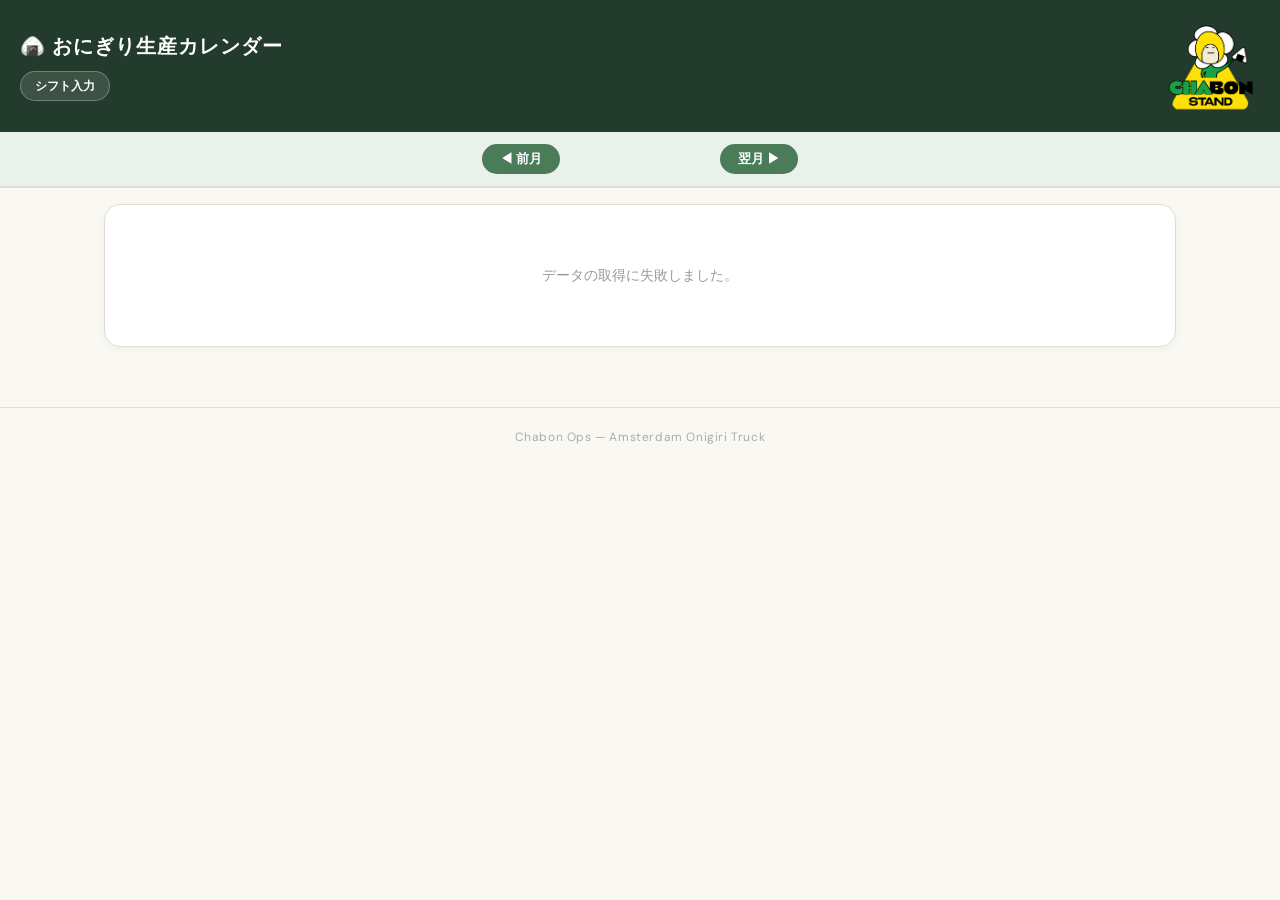
<file: production.html>
<!DOCTYPE html>
<html lang="ja">
<head>
<meta charset="UTF-8">
<meta name="viewport" content="width=device-width, initial-scale=1.0">
<meta name="apple-mobile-web-app-capable" content="yes">
<meta name="apple-mobile-web-app-status-bar-style" content="black-translucent">
<meta name="apple-mobile-web-app-title" content="生産カレンダー">
<link rel="apple-touch-icon" href="./chabon-logo-production.png">
<title>生産カレンダー｜Chabon Ops</title>
<link rel="preconnect" href="https://fonts.googleapis.com">
<link rel="preconnect" href="https://fonts.gstatic.com" crossorigin>
<link href="https://fonts.googleapis.com/css2?family=DM+Sans:ital,opsz,wght@0,9..40,400;0,9..40,500;0,9..40,700&family=Noto+Serif+JP:wght@400;700&display=swap" rel="stylesheet">
<style>
  :root{
    --main: #4a7c59;
    --main-dark: #335c3e;
    --main-light: #e9f1ea;
    --accent: #c9533f;
    --bg: #faf8f3;
    --card: #ffffff;
    --ink: #2b2b28;
    --line: #e2ddd0;
    --admin-dark: #233b2c;
    --sun: #b83030;
  }

  *{ box-sizing: border-box; }

  body{
    margin: 0;
    font-family: "DM Sans", "Hiragino Sans", "Noto Sans JP", sans-serif;
    background: var(--bg);
    color: var(--ink);
    line-height: 1.5;
  }

  /* ── Header（admin.htmlと統一） ── */
  header{
    background: var(--admin-dark);
    color: #fff;
    padding: 16px 20px;
    display: flex;
    align-items: center;
    justify-content: space-between;
    gap: 12px;
  }
  .header-left h1{
    margin: 0;
    font-size: 1.25rem;
    letter-spacing: 0.05em;
  }
  .header-left p{ margin: 3px 0 0; font-size: 0.78rem; opacity: 0.72; }
  .header-nav{ position: relative; z-index: 10; margin-top: 10px; display: flex; gap: 6px; flex-wrap: wrap; }
  .header-nav a{
    position: relative;
    z-index: 10;
    cursor: pointer;
    display: inline-block;
    background: rgba(255,255,255,0.12);
    color: #fff;
    text-decoration: none;
    font-size: 0.78rem;
    font-weight: 700;
    padding: 5px 14px;
    border-radius: 100px;
    border: 1px solid rgba(255,255,255,0.28);
    transition: background 0.15s;
  }
  .header-nav a:hover{ background: rgba(255,255,255,0.22); }
  .header-logo{
    height: 100px;
    width: auto;
    object-fit: contain;
    flex-shrink: 0;
  }

  /* ── Month nav ── */
  .month-nav{
    display: flex;
    align-items: center;
    justify-content: center;
    gap: 20px;
    padding: 12px 20px;
    background: var(--main-light);
    border-bottom: 2px solid var(--line);
  }
  .month-nav button{
    background: var(--main);
    color: #fff;
    border: none;
    border-radius: 100px;
    padding: 6px 18px;
    font-size: 0.8rem;
    font-weight: 700;
    font-family: inherit;
    cursor: pointer;
    transition: background 0.15s;
  }
  .month-nav button:hover{ background: var(--main-dark); }
  .month-title{
    font-family: "DM Sans", "Hiragino Sans", sans-serif;
    font-size: 1.1rem;
    font-weight: 700;
    color: var(--main-dark);
    min-width: 120px;
    text-align: center;
    letter-spacing: 0.06em;
  }

  /* ── Main wrapper ── */
  .main-wrap{
    max-width: 1100px;
    margin: 0 auto;
    padding: 16px 14px 60px;
  }

  /* ── Calendar card（sectionと統一） ── */
  .cal-card{
    background: var(--card);
    border: 1px solid var(--line);
    border-radius: 16px;
    padding: 14px 12px;
    box-shadow: 0 2px 8px rgba(0,0,0,0.04);
    overflow-x: auto;
    -webkit-overflow-scrolling: touch;
  }

  /* ── Table ── */
  .cal{
    width: 100%;
    min-width: 380px;
    border-collapse: separate;
    border-spacing: 4px;
    table-layout: fixed;
  }

  /* 曜日ヘッダー */
  .cal thead th{
    background: var(--main);
    color: #fff;
    font-size: 0.8rem;
    font-weight: 700;
    padding: 7px 4px;
    text-align: center;
    letter-spacing: 0.06em;
    border-radius: 8px;
  }
  .cal thead th.col-sun{ background: #8b2222; }
  .cal thead th.col-sat{ background: #2f6fb0; }

  /* td（セル外枠）*/
  /* table-layout:fixedのためwidth指定は不要（thead thの数に応じて自動で均等割りされる。
     土曜列・日曜列はそれぞれ独立して有無が変わり列数が5〜7になるため、固定パーセンテージにはしない） */
  .cal tbody td{
    vertical-align: top;
    background: transparent;
    padding: 0;
  }

  /* セル本体 */
  .cell{
    background: var(--card);
    border: 1px solid var(--line);
    border-radius: 10px;
    padding: 8px 7px 7px;
    min-height: 82px;
    overflow: hidden;
    box-shadow: 0 1px 4px rgba(0,0,0,0.04);
  }

  /* 今日 */
  td.is-today .cell{
    background: var(--main-light);
    border: 2px solid var(--main);
    box-shadow: 0 0 0 3px rgba(74,124,89,0.12);
  }

  /* 過去日 */
  td.is-past .cell{
    background: #f5f4f0;
    border-color: #e6e2d8;
    box-shadow: none;
  }

  /* 空きセル */
  td.empty-cell{ background: transparent; }

  /* ── 日付数字エリア ── */
  .cell-date{
    display: flex;
    align-items: center;
    flex-wrap: wrap;
    gap: 5px;
    margin-bottom: 5px;
    padding-bottom: 5px;
    border-bottom: 1px solid var(--line);
  }
  td.is-today .cell-date{ border-bottom-color: rgba(74,124,89,0.25); }

  .date-num{
    font-family: "DM Sans", sans-serif;
    font-size: 1rem;
    font-weight: 700;
    color: var(--ink);
    line-height: 1;
  }
  .cell-date.is-sun .date-num{ color: var(--sun); }
  .cell-date.is-sat .date-num{ color: #2f6fb0; }
  td.is-today .cell-date .date-num{ color: var(--main-dark); }

  .today-badge{
    font-size: 0.52rem;
    font-weight: 700;
    background: var(--main);
    color: #fff;
    padding: 1px 6px;
    border-radius: 100px;
    letter-spacing: 0.04em;
    line-height: 1.5;
  }
  /* ── メンバーブロック ── */
  .member{ margin-bottom: 0; }

  /* 名前（左）＋合計数（右）を横並び */
  .member-header{
    display: flex;
    justify-content: space-between;
    align-items: baseline;
    gap: 2px;
    line-height: 1.2;
    overflow: hidden;
  }
  .member-name{
    font-size: 0.7rem;
    font-weight: 700;
    color: var(--main-dark);
    letter-spacing: 0.02em;
    line-height: 1.3;
    white-space: nowrap;
    overflow: hidden;
    text-overflow: ellipsis;
    min-width: 0;
  }
  td.is-past .member-name{ color: #7a9080; }

  .member-subtotal{
    font-family: "DM Sans", sans-serif;
    font-size: 1rem;
    font-weight: 700;
    color: var(--main);
    line-height: 1;
    white-space: nowrap;
    flex-shrink: 0;
  }
  td.is-past .member-subtotal{ color: #8aab94; }

  /* 具材行（縦並び・インデント） */
  .filling-row{
    display: flex;
    justify-content: space-between;
    align-items: baseline;
    gap: 2px;
    padding-left: 8px;
    line-height: 1.45;
  }
  .filling-name{
    font-size: 0.58rem;
    color: #727268;
    flex: 1;
    min-width: 0;
    overflow: hidden;
    text-overflow: ellipsis;
    white-space: nowrap;
  }
  td.is-past .filling-name{ color: #9a9a90; }

  .filling-qty{
    font-family: "DM Sans", sans-serif;
    font-size: 0.58rem;
    font-weight: 500;
    color: #505048;
    flex-shrink: 0;
    white-space: nowrap;
  }
  td.is-past .filling-qty{ color: #9a9a90; }

  /* メンバー間の区切り線 */
  .member-sep{
    border: none;
    border-top: 1px solid var(--line);
    margin: 4px 0;
  }
  td.is-today .member-sep{ border-color: rgba(74,124,89,0.2); }

  /* ── TOTAL バー ── */
  .cell-total{
    display: flex;
    justify-content: space-between;
    align-items: center;
    margin-top: 6px;
    background: var(--main);
    color: #fff;
    border-radius: 7px;
    padding: 4px 8px;
    font-family: "DM Sans", sans-serif;
    font-weight: 700;
    letter-spacing: 0.04em;
  }
  .total-label{
    font-size: 0.62rem;
    opacity: 0.9;
  }
  .total-num{
    font-size: 0.95rem;
    font-weight: 700;
    line-height: 1;
  }
  td.is-past .cell-total{ background: #9aab9f; }

  /* ── 未確定 ── */
  .no-plan{
    font-size: 0.58rem;
    color: #ccc;
    text-align: center;
    margin-top: 10px;
    letter-spacing: 0.04em;
  }

  /* ── ローディング / エラー ── */
  .msg{ color: #999; font-size: 0.88rem; text-align: center; padding: 32px 16px; }

  /* ── フッター ── */
  footer{
    text-align: center;
    font-size: 0.75rem;
    color: #aaa;
    padding: 20px;
    border-top: 1px solid var(--line);
    letter-spacing: 0.05em;
    font-family: "DM Sans", sans-serif;
  }

  /* ── タップ可能セル（スマホのみ有効） ── */
  .cell.has-plan{ transition: box-shadow 0.12s, border-color 0.12s; }
  .tap-hint{ display: none; }

  /* ── 詳細モーダル ── */
  .modal-overlay{
    display: none;
    position: fixed;
    inset: 0;
    background: rgba(0,0,0,0.52);
    align-items: center;
    justify-content: center;
    padding: 20px;
    z-index: 1000;
  }
  .modal-overlay.show{ display: flex; }
  .modal-box{
    background: #fff;
    border-radius: 18px;
    width: 100%;
    max-width: 380px;
    max-height: 82vh;
    overflow-y: auto;
    box-shadow: 0 10px 40px rgba(0,0,0,0.26);
  }
  .modal-date-head{
    background: var(--main);
    color: #fff;
    font-family: "DM Sans", sans-serif;
    font-weight: 700;
    font-size: 1rem;
    padding: 14px 18px;
    border-radius: 18px 18px 0 0;
    letter-spacing: 0.04em;
    display: flex;
    align-items: center;
    justify-content: space-between;
    gap: 10px;
  }
  .modal-date-head-label{ flex: 1; min-width: 0; }
  .breakdown-toggle-btn{
    flex-shrink: 0;
    background: rgba(255,255,255,0.18);
    color: #fff;
    border: 1px solid rgba(255,255,255,0.4);
    border-radius: 100px;
    padding: 4px 11px;
    font-size: 0.68rem;
    font-weight: 700;
    font-family: inherit;
    letter-spacing: 0.02em;
    cursor: pointer;
    white-space: nowrap;
  }
  .breakdown-toggle-btn:active{ background: rgba(255,255,255,0.3); }
  /* 既定では店舗別内訳を隠す。表示切替ボタンで.show-breakdownが付いたときだけ見せる */
  .modal-store-breakdown{ display: none; }
  .modal-body.show-breakdown .modal-store-breakdown{ display: block; }
  .modal-body{ padding: 14px 18px; }
  .modal-member-row{
    display: flex;
    justify-content: space-between;
    align-items: baseline;
    margin-bottom: 4px;
  }
  .modal-member-name{
    font-size: 0.9rem;
    font-weight: 700;
    color: var(--main-dark);
  }
  .modal-member-total{
    font-family: "DM Sans", sans-serif;
    font-size: 1.05rem;
    font-weight: 700;
    color: var(--main);
  }
  .modal-filling-row{
    display: flex;
    justify-content: space-between;
    padding: 0 0 2px 14px;
    font-size: 0.8rem;
    color: #666;
  }
  .modal-store-breakdown{ margin-top: 4px; margin-bottom: 8px; }
  .modal-store-row{
    display: flex;
    justify-content: space-between;
    padding: 0 0 2px 14px;
    font-size: 0.74rem;
    color: #999;
  }
  .modal-sep{
    border: none;
    border-top: 1px solid var(--line);
    margin: 10px 0;
  }
  .modal-total-bar{
    display: flex;
    justify-content: space-between;
    align-items: center;
    background: var(--main);
    color: #fff;
    border-radius: 8px;
    padding: 8px 12px;
    margin-top: 14px;
    font-weight: 700;
    font-family: "DM Sans", sans-serif;
  }
  .modal-total-bar .tl{ font-size: 0.75rem; opacity: 0.88; }
  .modal-total-bar .tn{ font-size: 1.1rem; }
  .modal-close-wrap{
    padding: 12px 18px 16px;
    border-top: 1px solid var(--line);
  }
  .modal-close-btn{
    width: 100%;
    background: var(--main-light);
    color: var(--main-dark);
    border: none;
    border-radius: 100px;
    padding: 12px;
    font-size: 0.9rem;
    font-weight: 700;
    cursor: pointer;
    font-family: inherit;
    letter-spacing: 0.03em;
  }
  .modal-close-btn:active{ background: var(--line); }

  /* ── スマホ：コンパクト表示（768px以下） ──
     土日もRozengrachtが営業するため、カレンダーは常に7列（月〜日）で表示する。
     5列のときより1列あたりの幅が狭くなる分、768px以下では少し強めに詰める。 */
  @media (max-width: 768px){
    header{ padding: 12px 14px; }
    .header-left h1{ font-size: 1.05rem; }
    .header-logo{ height: 80px; }
    .cal-card{ padding: 5px 2px; }
    .cal{ min-width: 0; border-spacing: 1.5px; }
    .cal thead th{ font-size: 0.6rem; padding: 3px 0; border-radius: 4px; }
    /* セル：コンパクト化 */
    .cell{ padding: 3px 2px 2px; min-height: 46px; border-radius: 5px; }
    .cell-date{ margin-bottom: 2px; padding-bottom: 2px; gap: 1px; }
    .date-num{ font-size: 0.68rem; }
    .today-badge{ font-size: 0.38rem; padding: 1px 2px; }
    /* メンバー：コンパクト */
    .member{ margin-bottom: 0; }
    .member-header{ line-height: 1.15; gap: 1px; }
    .member-name{ font-size: 0.64rem; letter-spacing: 0; line-height: 1.15; }
    .member-subtotal{ font-size: 0.7rem; line-height: 1.15; }
    /* 具材行・区切り・個：スマホでは非表示 */
    .filling-row{ display: none; }
    .member-sep{ display: none; }
    .unit{ display: none; }
    /* TOTAL バー：コンパクト */
    .cell-total{ padding: 2px 3px; border-radius: 4px; margin-top: 2px; }
    /* 「TOTAL」のままだと3桁の個数（100個以上）と並べたときに幅が足りず、
       セルのoverflow:hiddenで数字が見切れてしまうため、スマホでは「計」に短縮する
       （テキストはJS側で変更せず、CSSのみでTOTALを非表示にして::beforeで差し替える） */
    .total-label{ font-size: 0; }
    .total-label::before{ content: "計"; font-size: 0.52rem; }
    .total-num{ font-size: 0.7rem; }
    /* タップヒント：スマホのみ表示 */
    .tap-hint{ display: block; font-size: 0.38rem; color: #ccc; text-align: right; margin-top: 2px; }
    /* タップ操作フィードバック */
    .cell.has-plan{ cursor: pointer; }
    .cell.has-plan:active{ opacity: 0.8; }
    /* その他 */
    .month-title{ font-size: 0.95rem; min-width: 100px; }
    .month-nav button{ padding: 5px 13px; font-size: 0.75rem; }
    .no-plan{ font-size: 0.46rem; margin-top: 6px; }
  }

  /* ── さらに狭い画面（390px前後のスマホ本体幅）向けの追加調整 ── */
  @media (max-width: 420px){
    .main-wrap{ padding: 12px 6px 60px; }
    .cal-card{ padding: 4px 1px; }
    .cal{ border-spacing: 1px; }
    .cal thead th{ font-size: 0.56rem; }
    .cell{ padding: 2px 1px 1px; min-height: 42px; }
    .date-num{ font-size: 0.62rem; }
    .member-name{ font-size: 0.58rem; }
    .member-subtotal{ font-size: 0.64rem; }
  }
</style>
</head>
<body>

<header>
  <div class="header-left">
    <h1>🍙 おにぎり生産カレンダー</h1>
    <nav class="header-nav">
      <a href="shift.html">シフト入力</a>
    </nav>
  </div>
  <img src="chabon-logo.png" alt="CHABON STAND" class="header-logo">
</header>

<div class="month-nav">
  <button id="prevBtn">◀ 前月</button>
  <div class="month-title" id="monthTitle"></div>
  <button id="nextBtn">翌月 ▶</button>
</div>

<div class="main-wrap">
  <div class="cal-card">
    <div id="calArea"><p class="msg">読み込み中…</p></div>
  </div>
</div>

<div class="modal-overlay" id="detailModal">
  <div class="modal-box">
    <div class="modal-date-head">
      <span class="modal-date-head-label" id="modalDateHead"></span>
      <button type="button" class="breakdown-toggle-btn" id="breakdownToggleBtn">内訳を表示</button>
    </div>
    <div class="modal-body" id="modalBody"></div>
    <div class="modal-close-wrap">
      <button class="modal-close-btn" id="modalCloseBtn">閉じる</button>
    </div>
  </div>
</div>

<footer>Chabon Ops — Amsterdam Onigiri Truck</footer>

<script>
const SPREADSHEET_ID = "1PHf1o3smqIQdeFkhBHjBZUEub7VtRcynQLllmSR7w-s";
const COL_LABELS = ["月","火","水","木","金","土","日"];

let dispYear, dispMonth;
let allPlans = {};

/* ── Data fetch & parse ── */
async function fetchSheetJson(sheetName){
  const url = `https://docs.google.com/spreadsheets/d/${SPREADSHEET_ID}/gviz/tq?tqx=out:json&sheet=${encodeURIComponent(sheetName)}`;
  const res = await fetch(url);
  const text = await res.text();
  const m = text.match(/setResponse\(([\s\S]*)\);\s*$/);
  if(!m) throw new Error("シート解析失敗: " + sheetName);
  return JSON.parse(m[1]);
}

function parseFillings(str){
  if(!str) return [];
  return str.trim().split(/\s+/).filter(Boolean).map(part => {
    const [filling, qtyStr] = part.split("×");
    return { filling: filling || "", qty: parseInt(qtyStr, 10) || 0 };
  });
}

function parseMembers(str){
  if(!str) return [];
  return str.split("；").filter(Boolean).map(part => {
    const idx = part.indexOf(":");
    const name = idx === -1 ? part.trim() : part.slice(0, idx).trim();
    const items = parseFillings(idx === -1 ? "" : part.slice(idx + 1));
    const total = items.reduce((s, it) => s + it.qty, 0);
    return { name, items, total };
  });
}

// "店舗名 具材×個数 具材×個数｜店舗名2 具材×個数" 形式を [{store, items}] にパースする
function parseStoreFillings(str){
  if(!str) return [];
  return str.split("｜").filter(Boolean).map(part => {
    const spaceIdx = part.indexOf(" ");
    if(spaceIdx === -1) return null;
    const store = part.slice(0, spaceIdx).trim();
    if(!store) return null;
    return { store, items: parseFillings(part.slice(spaceIdx + 1)) };
  }).filter(Boolean);
}

// 「ニギニギ隊内訳（店舗別）」列（例："MIKI:UvA テリヤキチキン×8｜Rozengracht テリヤキチキン×10；MARI:..."）を
// {名前: [{store, items}]} にパースする。どの店舗の分を誰が担当したかをモーダルで表示するために使う。
function parseMembersByStore(str){
  const result = {};
  if(!str) return result;
  str.split("；").filter(Boolean).forEach(part => {
    const idx = part.indexOf(":");
    if(idx === -1) return;
    const name = part.slice(0, idx).trim();
    if(!name) return;
    result[name] = parseStoreFillings(part.slice(idx + 1));
  });
  return result;
}

// 確定プランの日付セルから実際の日付（年も含む）を判定する。
// セルが実際のDate型であれば.vは表示形式に関係なく常に"Date(Y,M,D)"形式で
// シリアライズされているため、これを最優先で使う（年も直接取得できて確実）。
// Date型に自動変換されず文字列のまま保存されている場合は、f||vのラベル文字列を
// "M/D"（年なし。確定時はこの形式で送信されるため年は直近のものを推測する）・
// "YYYY-M-D"（年あり。Google Sheetsの自動変換等でこの形式になる場合がある）の
// どちらでもパースできるようにする。
function inferDate(cell){
  const raw = cell && cell.v;
  if(typeof raw === "string"){
    const dm = raw.match(/^Date\((\d+),(\d+),(\d+)\)/);
    if(dm) return new Date(parseInt(dm[1], 10), parseInt(dm[2], 10), parseInt(dm[3], 10));
  }

  const label = String((cell && (cell.f || cell.v)) || "").trim();
  if(!label) return null;

  const iso = label.match(/^(\d{4})-(\d{1,2})-(\d{1,2})$/);
  if(iso) return new Date(Number(iso[1]), Number(iso[2]) - 1, Number(iso[3]));

  const md = label.match(/^(\d{1,2})\/(\d{1,2})$/);
  if(!md) return null;
  const m = Number(md[1]), d = Number(md[2]);
  const today = new Date();
  let yr = today.getFullYear();
  let cand = new Date(yr, m - 1, d);
  const diff = (cand - today) / 86400000;
  if(diff < -180) cand = new Date(yr + 1, m - 1, d);
  else if(diff > 180) cand = new Date(yr - 1, m - 1, d);
  return cand;
}

async function loadData(){
  const json = await fetchSheetJson("確定プラン");
  const rows = json.table.rows || [];
  const byLabel = new Map();

  rows.filter(r => r.c && r.c[0]).forEach(r => {
    const c = r.c;
    const dateLabel = String(c[0]?.f || c[0]?.v || "").trim();
    if(!dateLabel) return;
    // 公開状態（18列目）。確定していても「公開」でない日（確定のみ・非公開）は、
    // ニギニギ隊向けのこの画面には表示しない。古い確定行（この列が無い）は、
    // 従来どおり確定＝即公開だったとみなし「公開」として扱う
    const publishState = (c[17]?.v) ? String(c[17].v) : "公開";
    if(publishState !== "公開") return;
    const zuidQty  = Number(c[2]?.v) || 0;
    const uvaQty   = Number(c[3]?.v) || 0;
    const chiseQty = Number(c[4]?.v) || 0;
    const members  = parseMembers(c[5]?.v);
    // ニギニギ隊内訳（店舗別）（16列目）。古い確定行には無い場合があり、その場合は
    // 各メンバーのstoreBreakdownが空配列になる（店舗別内訳データなしとして扱う）
    const membersByStore = parseMembersByStore(c[15]?.v);
    members.forEach(m => { m.storeBreakdown = membersByStore[m.name] || []; });
    const total    = zuidQty + uvaQty + chiseQty;
    const sortDate = inferDate(c[0]);
    byLabel.set(dateLabel, { dateLabel, members, total, sortDate });
  });

  allPlans = {};
  byLabel.forEach(plan => {
    if(!plan.sortDate) return;
    const yr = plan.sortDate.getFullYear();
    const mo = plan.sortDate.getMonth() + 1;
    const dy = plan.sortDate.getDate();
    allPlans[`${yr}-${mo}-${dy}`] = plan;
  });
}

/* ── Calendar render ── */
// 週ごとに、月〜日の7日分の日付（月内の日なら日付の数値、月外ならnull）を返す。
// Rozengrachtが土日も営業するため、土日も平日と同じ1つの配列の中で扱う
// （以前は土日だけ別枠のDateフィールドで管理していたが、常に表示するため不要になった）。
function buildWeeks(yr, mo){
  const lastDay = new Date(yr, mo + 1, 0).getDate();
  const weeks = [];
  let week = new Array(7).fill(null);

  function finalizeWeek(){
    weeks.push({ days: week });
    week = new Array(7).fill(null);
  }

  for(let d = 1; d <= lastDay; d++){
    const dow = new Date(yr, mo, d).getDay();
    const col = dow === 0 ? 6 : dow - 1; // dow: 1(月)→0 ... 6(土)→5, 0(日)→6
    week[col] = d;
    if(dow === 0) finalizeWeek();
  }
  if(week.some(v => v !== null)) finalizeWeek();
  return weeks;
}

function planKeyForDate(dateObj){
  return `${dateObj.getFullYear()}-${dateObj.getMonth() + 1}-${dateObj.getDate()}`;
}

// カレンダーセル内表示（PC：名前＋具材＋合計 / スマホ：名前＋合計のみ）
function memberBlockHtml(m){
  let html = `<div class="member">
    <div class="member-header">
      <span class="member-name">${m.name}</span>
      <span class="member-subtotal">${m.total}<span class="unit">個</span></span>
    </div>`;
  m.items.forEach(it => {
    html += `<div class="filling-row">
      <span class="filling-name">・${it.filling}</span>
      <span class="filling-qty">×${it.qty}</span>
    </div>`;
  });
  html += `</div>`;
  return html;
}

// モーダル内の詳細表示（名前＋合計＋具材内訳＋店舗別内訳）
function memberModalHtml(m){
  let html = `<div class="modal-member-row">
    <span class="modal-member-name">${m.name}</span>
    <span class="modal-member-total">${m.total}個</span>
  </div>`;
  m.items.forEach(it => {
    html += `<div class="modal-filling-row">
      <span>${it.filling}</span>
      <span>×${it.qty}</span>
    </div>`;
  });
  if(m.storeBreakdown && m.storeBreakdown.length){
    html += `<div class="modal-store-breakdown">`;
    m.storeBreakdown.forEach(sb => {
      sb.items.forEach(it => {
        html += `<div class="modal-store-row">
          <span>${sb.store}分 ${it.filling}</span>
          <span>×${it.qty}</span>
        </div>`;
      });
    });
    html += `</div>`;
  }
  return html;
}

// 1日分のセルHTML（平日・日曜・土曜のいずれも共通で使う）
function dayCellHtml(dateObj, today, isSun, isSat){
  const isToday = dateObj.getTime() === today.getTime();
  const isPast  = dateObj < today;
  const key     = planKeyForDate(dateObj);
  const plan    = allPlans[key];

  let tdCls = "";
  if(isToday) tdCls = "is-today";
  else if(isPast) tdCls = "is-past";

  const activeMembers = plan ? plan.members.filter(m => m.total > 0) : [];
  const hasPlan = activeMembers.length > 0 || !!plan;
  let html = `<td${tdCls ? ` class="${tdCls}"` : ""}>`;
  html += `<div class="cell${hasPlan ? ' has-plan' : ''}"${hasPlan ? ` data-day-key="${key}"` : ""}>`;

  // 日付ヘッダー
  html += `<div class="cell-date${isSun ? " is-sun" : ""}${isSat ? " is-sat" : ""}">`;
  html += `<span class="date-num">${dateObj.getDate()}</span>`;
  if(isToday) html += `<span class="today-badge">TODAY</span>`;
  html += `</div>`;

  if(activeMembers.length > 0){
    activeMembers.forEach(m => {
      html += memberBlockHtml(m);
    });
    const dispTotal = activeMembers.reduce((s, m) => s + m.total, 0);
    html += `<div class="cell-total">`;
    html += `<span class="total-label">TOTAL</span>`;
    html += `<span class="total-num">${dispTotal}<span class="unit">個</span></span>`;
    html += `</div>`;
    html += `<div class="tap-hint">詳細 ›</div>`;
  } else if(plan){
    html += `<div class="cell-total">`;
    html += `<span class="total-label">TOTAL</span>`;
    html += `<span class="total-num">0<span class="unit">個</span></span>`;
    html += `</div>`;
  } else if(!isPast){
    html += `<div class="no-plan">未確定</div>`;
  }

  html += `</div></td>`;
  return html;
}

function renderCalendar(){
  const today = new Date();
  today.setHours(0, 0, 0, 0);

  const yr = dispYear;
  const mo = dispMonth;
  document.getElementById("monthTitle").textContent = `${yr}年${mo + 1}月`;

  const weeks = buildWeeks(yr, mo);

  // Rozengrachtが土日も営業するため、土曜・日曜の列は常に表示する
  // （データが無い週でも空セルとして表示し、月によって列数が変わらないようにする）。
  let html = `<table class="cal"><thead><tr>`;
  COL_LABELS.forEach((lbl, ci) => {
    const cls = ci === 6 ? "col-sun" : (ci === 5 ? "col-sat" : "");
    html += `<th class="${cls}">${lbl}</th>`;
  });
  html += `</tr></thead><tbody>`;

  for(const wk of weeks){
    html += `<tr>`;
    for(let ci = 0; ci < 7; ci++){
      const day = wk.days[ci];
      if(day === null){
        html += `<td class="empty-cell"></td>`;
        continue;
      }
      html += dayCellHtml(new Date(yr, mo, day), today, ci === 6, ci === 5);
    }
    html += `</tr>`;
  }

  html += `</tbody></table>`;
  document.getElementById("calArea").innerHTML = html;

  document.querySelectorAll(".cell.has-plan").forEach(cell => {
    cell.addEventListener("click", () => openModal(cell.dataset.dayKey));
  });
}

/* ── Modal ── */
// 店舗別内訳の表示/非表示は、見やすさのための端末ごとの便利機能としてlocalStorageに
// 覚えておく（本番データの読み書きには一切関与しない）
function loadBreakdownVisible(){
  try{ return localStorage.getItem("chabon_production_showBreakdown") === "1"; }catch(e){ return false; }
}
function saveBreakdownVisible(show){
  try{ localStorage.setItem("chabon_production_showBreakdown", show ? "1" : "0"); }catch(e){}
}
function applyBreakdownVisible(show){
  const bodyEl = document.getElementById("modalBody");
  const btnEl = document.getElementById("breakdownToggleBtn");
  if(bodyEl) bodyEl.classList.toggle("show-breakdown", show);
  if(btnEl) btnEl.textContent = show ? "内訳を隠す" : "内訳を表示";
}

function openModal(key){
  const plan = allPlans[key];
  if(!plan) return;
  const [yr, mo, dy] = key.split("-").map(Number);
  const dowNames = ["日","月","火","水","木","金","土"];
  const dow = new Date(yr, mo - 1, dy).getDay();
  document.getElementById("modalDateHead").textContent = `${mo}月${dy}日（${dowNames[dow]}）`;

  const activeMembers = plan.members.filter(m => m.total > 0);
  let bodyHtml = "";
  if(activeMembers.length > 0){
    activeMembers.forEach((m, i) => {
      if(i > 0) bodyHtml += `<hr class="modal-sep">`;
      bodyHtml += memberModalHtml(m);
    });
    const total = activeMembers.reduce((s, m) => s + m.total, 0);
    bodyHtml += `<div class="modal-total-bar"><span class="tl">TOTAL</span><span class="tn">${total}個</span></div>`;
  } else {
    bodyHtml += `<p style="color:#999;text-align:center;margin:12px 0;">この日の割り振りはありません</p>`;
  }
  document.getElementById("modalBody").innerHTML = bodyHtml;
  applyBreakdownVisible(loadBreakdownVisible());
  document.getElementById("detailModal").classList.add("show");
  document.body.style.overflow = "hidden";
}

function closeModal(){
  document.getElementById("detailModal").classList.remove("show");
  document.body.style.overflow = "";
}

/* ── Init ── */
async function init(){
  const now = new Date();
  dispYear  = now.getFullYear();
  dispMonth = now.getMonth();

  document.getElementById("prevBtn").addEventListener("click", () => {
    dispMonth--;
    if(dispMonth < 0){ dispMonth = 11; dispYear--; }
    renderCalendar();
  });
  document.getElementById("nextBtn").addEventListener("click", () => {
    dispMonth++;
    if(dispMonth > 11){ dispMonth = 0; dispYear++; }
    renderCalendar();
  });

  document.getElementById("modalCloseBtn").addEventListener("click", closeModal);
  document.getElementById("detailModal").addEventListener("click", e => {
    if(e.target === document.getElementById("detailModal")) closeModal();
  });
  document.getElementById("breakdownToggleBtn").addEventListener("click", () => {
    const show = !loadBreakdownVisible();
    saveBreakdownVisible(show);
    applyBreakdownVisible(show);
  });

  try{
    await loadData();
  }catch(e){
    console.error("[production.html] データ取得失敗", e);
    document.getElementById("calArea").innerHTML = '<p class="msg">データの取得に失敗しました。</p>';
    return;
  }
  renderCalendar();
}

init();
</script>
</body>
</html>
</file>
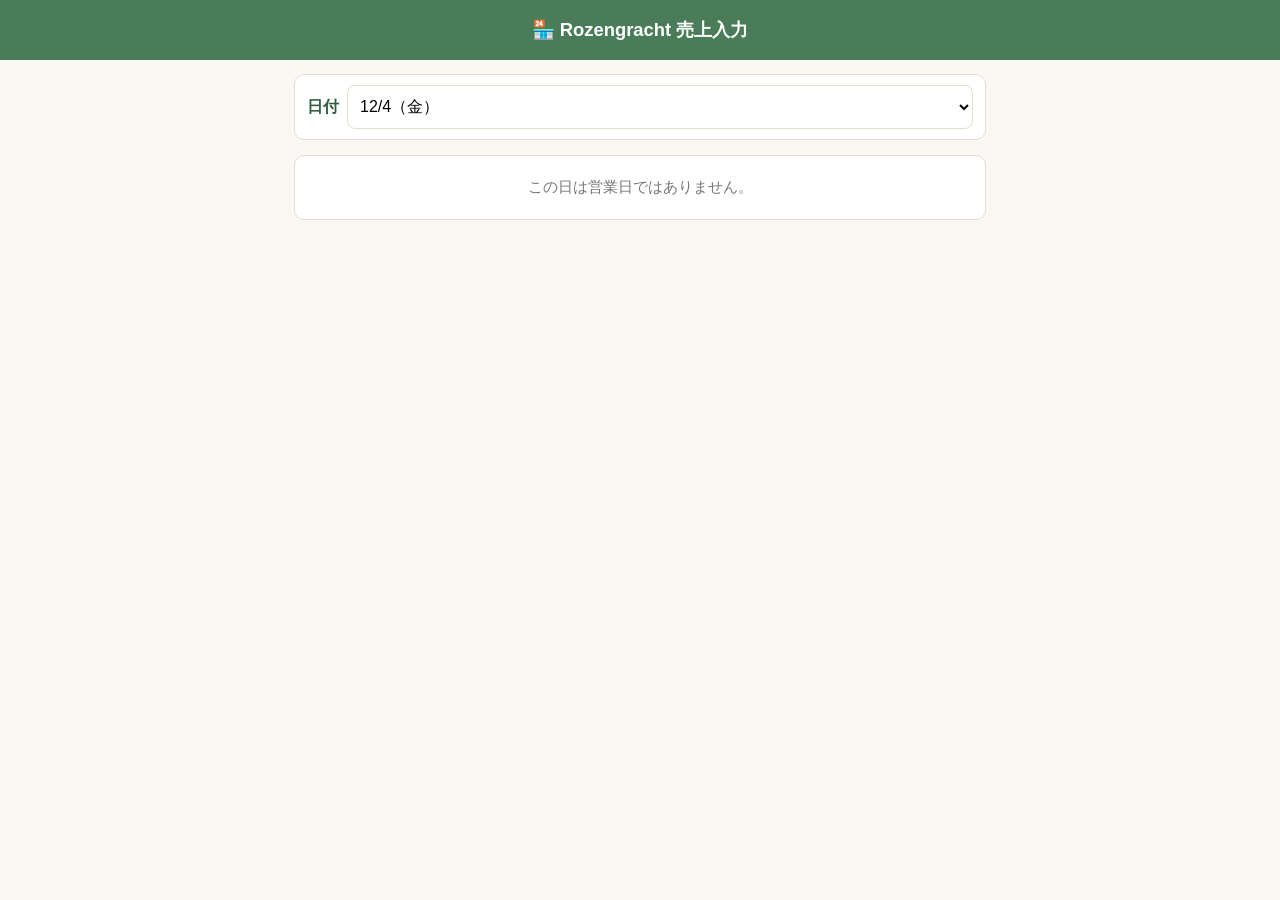
<file: rozen.html>
<!DOCTYPE html>
<html lang="ja">
<head>
<meta charset="UTF-8">
<meta name="viewport" content="width=device-width, initial-scale=1.0, maximum-scale=1.0">
<meta name="apple-mobile-web-app-capable" content="yes">
<meta name="apple-mobile-web-app-status-bar-style" content="black-translucent">
<meta name="apple-mobile-web-app-title" content="Rozen 売上入力">
<link rel="apple-touch-icon" href="./chabon-logo-rozen.png">
<title>Rozen 売上入力｜Chabon Ops</title>
<link rel="stylesheet" href="hourly-table.css">
<style>
  :root{
    --main: #4a7c59;
    --main-dark: #335c3e;
    --main-light: #e9f1ea;
    --accent: #c9533f;
    --bg: #faf8f3;
    --card: #ffffff;
    --ink: #2b2b28;
    --line: #e2ddd0;
  }
  *{ box-sizing: border-box; }
  html{ -webkit-text-size-adjust: 100%; }
  body{
    margin: 0;
    font-family: "Hiragino Sans", "Yu Gothic", "Noto Sans JP", sans-serif;
    background: var(--bg);
    color: var(--ink);
    line-height: 1.5;
    padding-bottom: 40px;
  }
  header{
    background: var(--main);
    color: #fff;
    padding: 16px;
    text-align: center;
  }
  header h1{ margin: 0; font-size: 1.15rem; }
  main{ max-width: 720px; margin: 0 auto; padding: 14px; }

  .date-row{
    display: flex; align-items: center; gap: 8px;
    background: var(--card); border: 1px solid var(--line); border-radius: 10px;
    padding: 10px 12px; margin-bottom: 14px;
  }
  .date-row label{ font-weight: bold; color: var(--main-dark); }
  .date-row select{
    flex: 1; min-height: 44px; font-size: 1rem; padding: 6px 8px;
    border: 1px solid var(--line); border-radius: 8px; background: #fff;
  }

  .off-note, .loading-note{
    background: var(--card); border: 1px solid var(--line); border-radius: 10px;
    padding: 20px 14px; text-align: center; color: #777; font-size: 0.95rem;
  }

  .save-btn{
    display: block; width: 100%; margin-top: 16px; padding: 14px;
    min-height: 52px; background: var(--main); color: #fff; border: none; border-radius: 10px;
    font-size: 1.08rem; font-weight: bold; cursor: pointer;
  }
  .save-btn:disabled{ background: #aaa; cursor: default; }
  .save-btn:active:not(:disabled){ background: var(--main-dark); }

  .status-msg{ margin-top: 10px; padding: 10px 12px; border-radius: 8px; font-size: 0.92rem; text-align: center; display: none; }
  .status-msg.show{ display: block; }
  .status-msg.success{ background: #e4f3e8; color: var(--main-dark); border: 1px solid #b9ddc3; }
  .status-msg.error{ background: #fbe6e3; color: #a3362a; border: 1px solid #f0bdb5; font-weight: bold; }

  .rozen-closing-estimate-card{
    background: var(--card); border: 2px solid var(--main); border-radius: 10px;
    padding: 14px; margin-bottom: 14px;
  }
  .rozen-closing-estimate-card.past-deadline{ border-color: var(--accent); }
  .rozen-estimate-headline{
    margin: 0 0 8px; font-size: 1.15rem; font-weight: bold; color: var(--main-dark); line-height: 1.4;
  }
  .rozen-closing-estimate-card.past-deadline .rozen-estimate-headline{ color: var(--accent); }
  .rozen-estimate-detail{ margin: 0; padding-left: 18px; font-size: 0.88rem; color: #555; }
  .rozen-estimate-detail li{ margin-bottom: 2px; }
  .rozen-estimate-insufficient{ margin: 0; color: #777; font-size: 0.92rem; }
</style>
</head>
<body>

<header>
  <h1>🏪 Rozengracht 売上入力</h1>
</header>

<main>
  <div class="date-row">
    <label for="dateSelect">日付</label>
    <select id="dateSelect"></select>
  </div>
  <div id="contentArea"><p class="loading-note">読み込み中...</p></div>
</main>

<script src="confirmed-plan.js"></script>
<script src="date-format.js"></script>
<script src="hourly-actuals.js"></script>
<script src="store-settings.js"></script>
<script>
const STORE_KEY = "Rozengracht";
const SHIFT_SPREADSHEET_ID = "1PHf1o3smqIQdeFkhBHjBZUEub7VtRcynQLllmSR7w-s"; // シフト回答／確定プラン
const SCRIPT_URL = "https://script.google.com/macros/s/AKfycbyxbKMgM4ZiowaJu3cQ4NdLhwSE9-Pet8DbYB3qvgEX2NS2h1Dosgfm62vu7-in52ZT/exec";
const FILLINGS = ["ツナマヨ","スパイシーツナマヨ","テリヤキチキン","サーモン","スパイシー味噌","枝豆","梅","うなぎ","今月のおにぎり"];

const state = {
  confirmedPlanByDate: {}, // "M/D" -> 確定プラン（confirmed-plan.js由来）
  selectedIso: "",
  fillings: [],
  totals: {},
  expectedUpdatedAt: null,
};

function pad2(n){ return String(n).padStart(2, "0"); }
function isoDateLocal(d){ return `${d.getFullYear()}-${pad2(d.getMonth()+1)}-${pad2(d.getDate())}`; }
function mdLabel(d){ return `${d.getMonth()+1}/${d.getDate()}`; }

// 確定プランシートを取得する。パース処理はconfirmed-plan.js（index.html・admin.htmlと共通）の
// parseConfirmedPlansSheetを使う
async function fetchConfirmedPlan(){
  try{
    const url = `https://docs.google.com/spreadsheets/d/${SHIFT_SPREADSHEET_ID}/gviz/tq?tqx=out:json&sheet=${encodeURIComponent("確定プラン")}`;
    const res = await fetch(url);
    const text = await res.text();
    const match = text.match(/setResponse\(([\s\S]*)\);\s*$/);
    if(!match) return {};
    const json = JSON.parse(match[1]);
    return parseConfirmedPlansSheet(json);
  }catch(e){
    console.error("確定プランの取得に失敗しました", e);
    return {};
  }
}

// 今日〜過去3日分の日付選択肢を作る（入力し忘れの修正用）
function buildDateOptions(){
  const today = new Date();
  today.setHours(0, 0, 0, 0);
  const opts = [];
  for(let i = 0; i <= 3; i++){
    const d = new Date(today);
    d.setDate(d.getDate() - i);
    opts.push({ iso: isoDateLocal(d), dateObj: d, label: formatDateWithWeekday(d) });
  }
  return opts;
}

function renderDateOptions(){
  const opts = buildDateOptions();
  const sel = document.getElementById("dateSelect");
  sel.innerHTML = opts.map(o => `<option value="${o.iso}">${o.label}</option>`).join("");
  state.selectedIso = opts[0].iso;
  sel.value = state.selectedIso;
  sel.addEventListener("change", () => {
    state.selectedIso = sel.value;
    loadForSelectedDate();
  });
}

function formatSavedAtLabel(d){
  return `${formatDateWithWeekday(d)}${pad2(d.getHours())}:${pad2(d.getMinutes())}`;
}

function showStatus(kind, text){
  const el = document.getElementById("statusMsg");
  if(!el) return;
  el.className = `status-msg show ${kind}`;
  el.textContent = text;
}
function clearStatus(){
  const el = document.getElementById("statusMsg");
  if(el){ el.className = "status-msg"; el.textContent = ""; }
}

async function loadForSelectedDate(){
  const area = document.getElementById("contentArea");
  area.innerHTML = `<p class="loading-note">読み込み中...</p>`;

  const dateObj = new Date(`${state.selectedIso}T00:00:00`);
  const key = mdLabel(dateObj);
  const plan = state.confirmedPlanByDate[key];
  const totalsResult = plan ? getStoreTotals(plan, null) : null;
  const totals = totalsResult ? totalsResult.rozenTotals : null;
  const fillings = totals ? FILLINGS.filter(f => (totals[f] || 0) > 0) : [];

  if(!plan || fillings.length === 0){
    area.innerHTML = `<p class="off-note">この日は営業日ではありません。</p>`;
    return;
  }

  state.fillings = fillings;
  state.totals = totals;

  // 「見込み」（炊飯の目安）カードは、今日の実績入力のときだけ表示する
  // （過去日の入力し忘れの修正時には、炊く判断には使わないため表示しない）
  const isToday = state.selectedIso === isoDateLocal(new Date());
  // この店舗の時間帯の範囲（店舗の営業設定。未設定なら既定の12〜19時）
  const hourlySlots = resolveHourlySlots(STORE_KEY, state.storeSettings);
  state.hourlySlots = hourlySlots;

  area.innerHTML = `
    ${isToday ? `<div class="rozen-closing-estimate-card" id="rozenClosingEstimateCard"></div>` : ""}
    <div class="table-scroll">${buildStoreTable(STORE_KEY, fillings, totals, hourlySlots, true)}</div>
    ${buildNotesAreaHtml(STORE_KEY)}
  `;

  area.insertAdjacentHTML("beforeend", `
    <button type="button" class="save-btn" id="saveBtn" disabled>読み込み中...</button>
    <div class="status-msg" id="statusMsg"></div>
  `);

  area.querySelectorAll(".hourly-input, .given-input, .received-input, .moved-input, .moved-uva-input, .moved-rozen-input").forEach(inp =>
    inp.addEventListener("input", () => {
      updateStoreSoldDisplay(STORE_KEY, fillings, hourlySlots);
      if(isToday) refreshRozenClosingEstimateCard(state.storeSettings, hourlySlots);
    })
  );
  wireNoteLengthWarning(STORE_KEY);

  document.getElementById("saveBtn").addEventListener("click", handleSaveClick);

  // 保存済みデータを復元する（復元完了まで保存ボタンは無効化し、空欄での誤上書きを防ぐ）
  const rows = await fetchHourlyData(SCRIPT_URL, state.selectedIso);
  restoreHourlyInputs(rows, state.selectedIso, hourlySlots);
  updateStoreSoldDisplay(STORE_KEY, fillings, hourlySlots);
  if(isToday) refreshRozenClosingEstimateCard(state.storeSettings, hourlySlots);
  state.expectedUpdatedAt = maxUpdatedAtForStore(rows, STORE_KEY);

  const btn = document.getElementById("saveBtn");
  if(btn){ btn.disabled = false; btn.textContent = "Rozengrachtの実績を記録する"; }
}

async function handleSaveClick(){
  const btn = document.getElementById("saveBtn");
  if(btn){ btn.disabled = true; btn.textContent = "送信中..."; }
  clearStatus();

  const result = await saveStoreActual({
    scriptUrl: SCRIPT_URL,
    storeKey: STORE_KEY,
    dateIso: state.selectedIso,
    fillings: state.fillings,
    hourlySlots: state.hourlySlots,
    expectedUpdatedAt: state.expectedUpdatedAt,
    note: (document.getElementById(`notes-${STORE_KEY}`) || {value:""}).value.trim(),
  });

  if(result.ok){
    state.expectedUpdatedAt = result.expectedUpdatedAt;
    showStatus("success", `保存しました（${formatSavedAtLabel(result.savedAt)}）`);
    if(btn){ btn.disabled = false; btn.textContent = "Rozengrachtの実績を記録する"; }
  } else if(result.reason === "conflict"){
    showStatus("error", "⚠️ 他の端末で更新されています。再読み込みしてください。");
    if(btn){ btn.disabled = false; btn.textContent = "Rozengrachtの実績を記録する"; }
  } else {
    showStatus("error", "⚠️ 保存に失敗しました。通信状態を確認してもう一度お試しください。");
    if(btn){ btn.disabled = false; btn.textContent = "Rozengrachtの実績を記録する"; }
  }
}

async function init(){
  renderDateOptions();
  state.confirmedPlanByDate = await fetchConfirmedPlan();
  state.storeSettings = await fetchStoreSettingsRows(SCRIPT_URL).then(rows => parseStoreSettingsRows(rows).settings);
  await loadForSelectedDate();
  // 「見込み」カードは判断の締め切り前後で表示を切り替えるため、入力が無くても
  // 時間経過だけで反映されるよう1分おきに更新する
  setInterval(() => {
    if(state.selectedIso === isoDateLocal(new Date())) refreshRozenClosingEstimateCard(state.storeSettings, state.hourlySlots);
  }, 60000);
}

init();
</script>
</body>
</html>
</file>
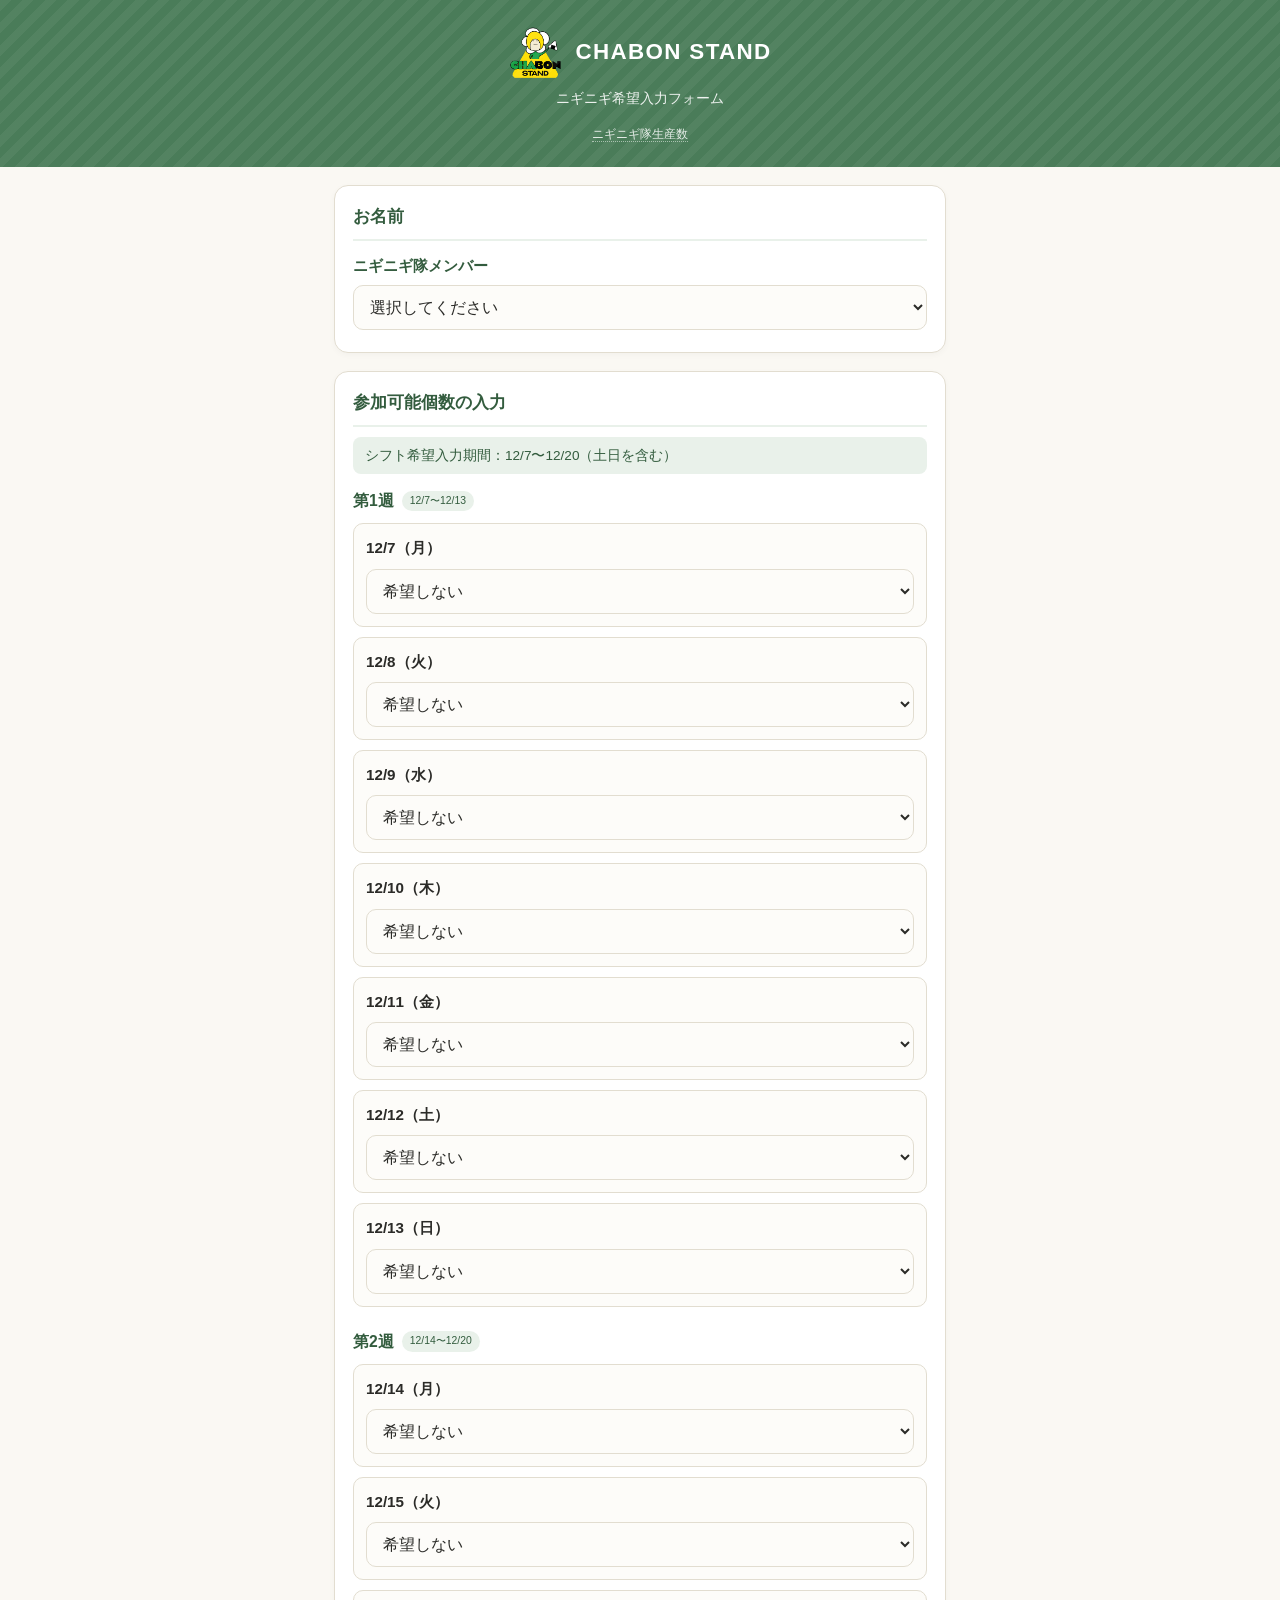
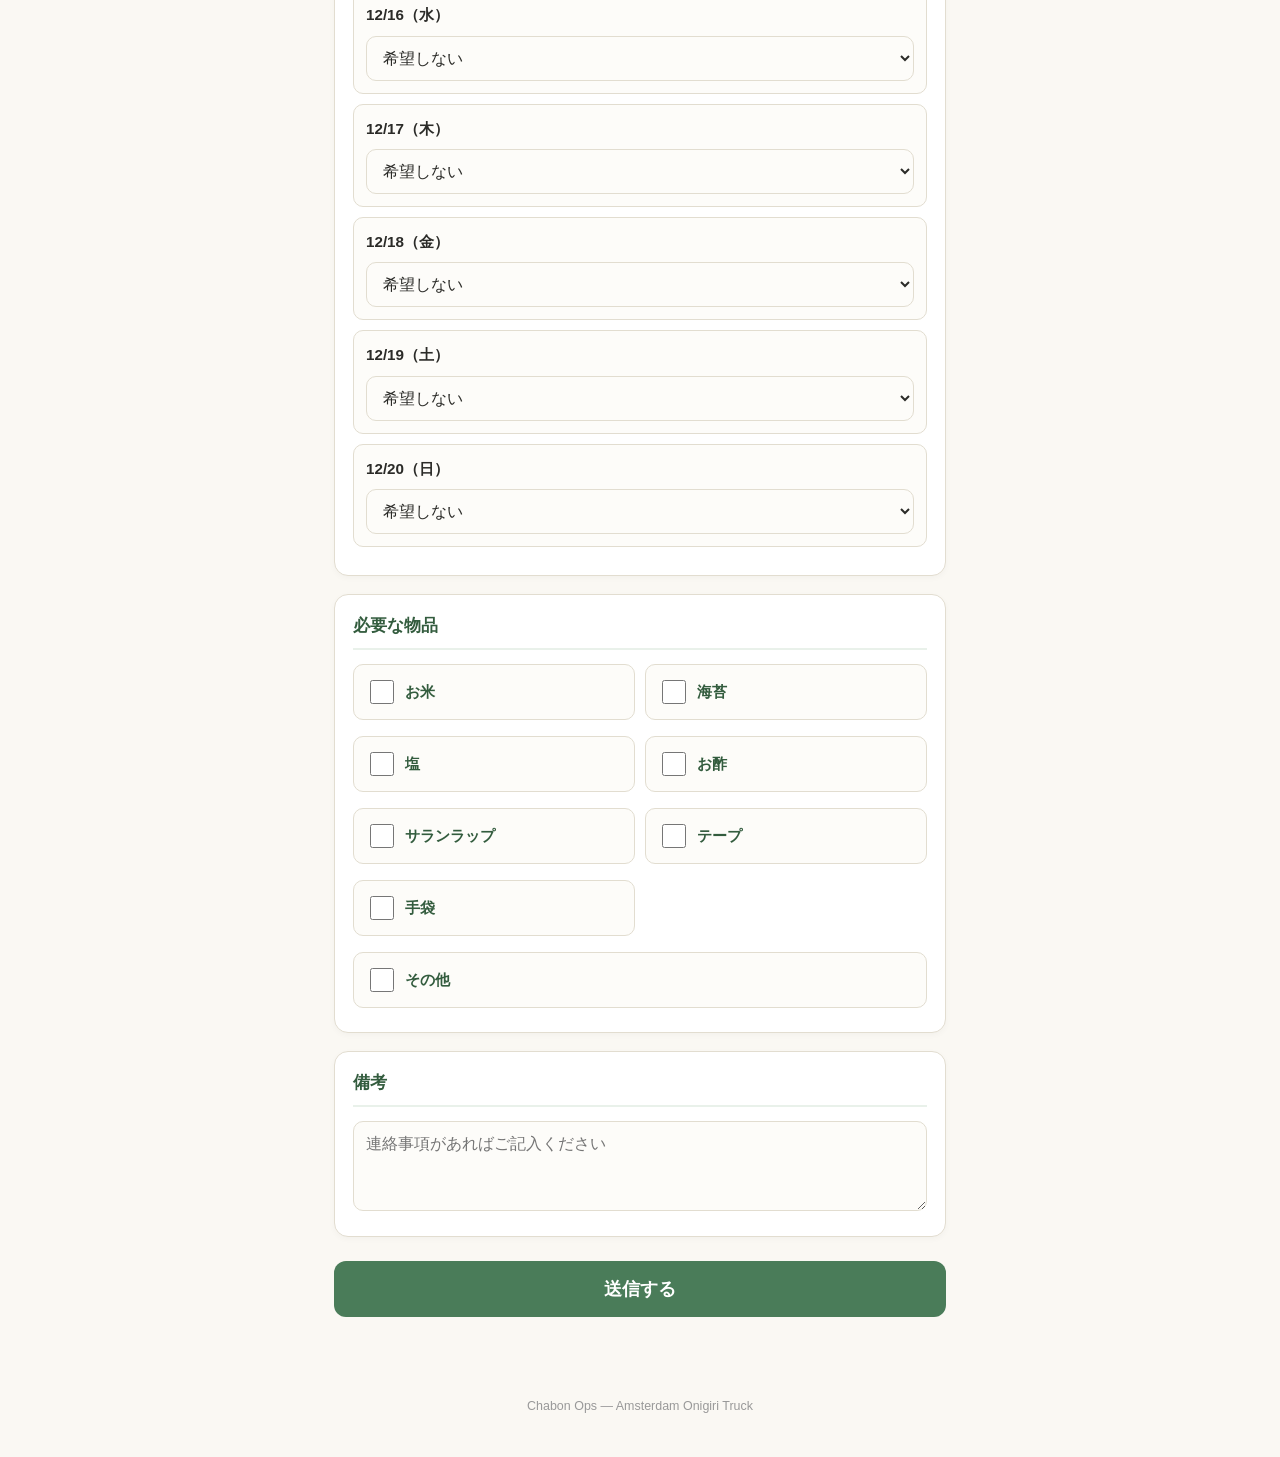
<file: shift.html>
<!DOCTYPE html>
<html lang="ja">
<head>
<meta charset="UTF-8">
<meta name="viewport" content="width=device-width, initial-scale=1.0">
<meta name="apple-mobile-web-app-capable" content="yes">
<meta name="apple-mobile-web-app-status-bar-style" content="black-translucent">
<meta name="apple-mobile-web-app-title" content="シフト入力">
<link rel="apple-touch-icon" href="./chabon-logo-shift.png">
<title>シフト入力｜Chabon Ops</title>
<style>
  :root{
    --main: #4a7c59;
    --main-dark: #335c3e;
    --main-light: #e9f1ea;
    --accent: #c9533f;
    --bg: #faf8f3;
    --card: #ffffff;
    --ink: #2b2b28;
    --line: #e2ddd0;
  }
  *{box-sizing:border-box;}
  body{
    margin:0;
    font-family: "Hiragino Sans", "Yu Gothic", "Noto Sans JP", sans-serif;
    background: var(--bg);
    color: var(--ink);
    line-height: 1.6;
  }
  header{
    background: var(--main);
    color: #fff;
    padding: 22px 16px;
    text-align: center;
    position: relative;
    overflow: hidden;
  }
  header::after{
    content:"";
    position:absolute;
    inset:0;
    background: repeating-linear-gradient(135deg, rgba(255,255,255,0.05) 0 8px, transparent 8px 16px);
    pointer-events: none;
  }
  .logo{
    position: relative;
    display: flex;
    align-items: center;
    justify-content: center;
    gap: 10px;
  }
  .logo-img{
    height: 60px;
    width: auto;
    display: block;
  }
  header h1{
    margin:0;
    font-size: 1.4rem;
    letter-spacing: 0.06em;
  }
  header p{
    margin: 6px 0 0;
    font-size: 0.85rem;
    opacity: 0.9;
    position: relative;
  }
  nav.back-link{
    position: relative;
    z-index: 10;
    margin-top: 10px;
  }
  nav.back-link a{
    position: relative;
    z-index: 10;
    cursor: pointer;
    color: #fff;
    font-size: 0.78rem;
    opacity: 0.85;
    text-decoration: none;
    border-bottom: 1px dotted rgba(255,255,255,0.6);
  }
  main{
    max-width: 640px;
    margin: 0 auto;
    padding: 18px 14px 60px;
  }
  section{
    background: var(--card);
    border: 1px solid var(--line);
    border-radius: 14px;
    padding: 18px;
    margin-bottom: 18px;
    box-shadow: 0 2px 6px rgba(0,0,0,0.03);
  }
  section h2{
    margin: 0 0 14px;
    font-size: 1.05rem;
    color: var(--main-dark);
    display: flex;
    align-items: center;
    gap: 8px;
    border-bottom: 2px solid var(--main-light);
    padding-bottom: 8px;
  }
  label{
    display: block;
    font-weight: bold;
    font-size: 0.92rem;
    color: var(--main-dark);
    margin-bottom: 6px;
  }
  select, textarea{
    width: 100%;
    font-size: 1rem;
    padding: 12px;
    border: 1px solid var(--line);
    border-radius: 10px;
    background: #fdfcf9;
    color: var(--ink);
    font-family: inherit;
  }
  textarea{
    min-height: 90px;
    resize: vertical;
  }
  .name-field{ margin-bottom: 4px; }
  .week-block{ margin-bottom: 22px; }
  .week-block:last-child{ margin-bottom: 0; }
  .week-title{
    font-weight: bold;
    color: var(--main-dark);
    font-size: 0.98rem;
    margin-bottom: 10px;
    display: flex;
    align-items: center;
    gap: 8px;
  }
  .week-title .badge{
    font-size: 0.65rem;
    background: var(--main-light);
    color: var(--main-dark);
    padding: 2px 8px;
    border-radius: 100px;
    font-weight: normal;
  }
  .period-label{
    font-size: 0.85rem;
    color: var(--main-dark);
    background: var(--main-light);
    padding: 8px 12px;
    border-radius: 8px;
    margin: -4px 0 14px;
  }
  .day-row{
    border: 1px solid var(--line);
    border-radius: 10px;
    padding: 12px;
    margin-bottom: 10px;
    background: #fdfcf9;
  }
  .day-row .day-date{
    font-weight: bold;
    font-size: 0.95rem;
    color: var(--ink);
    margin-bottom: 8px;
  }
  .other-input{
    margin-top: 8px;
  }
  .items-grid{
    display: grid;
    grid-template-columns: repeat(2, 1fr);
    gap: 10px;
  }
  .item-check{
    display: flex;
    align-items: center;
    gap: 8px;
    border: 1px solid var(--line);
    border-radius: 10px;
    padding: 12px;
    background: #fdfcf9;
    font-size: 0.95rem;
    cursor: pointer;
    flex-wrap: wrap;
  }
  .item-check input[type=checkbox]{
    width: 24px;
    height: 24px;
    accent-color: var(--main);
    flex-shrink: 0;
  }
  .item-name{ flex: 1; }
  .item-qty{
    display: none;
    width: 56px;
    padding: 8px;
    border: 1px solid var(--line);
    border-radius: 8px;
    font-size: 0.95rem;
    text-align: center;
  }
  .item-check.other-check{
    grid-column: 1 / -1;
  }
  .item-other-input{
    flex: 1 1 100%;
    margin-top: 4px;
    display: none;
  }
  .submit-btn{
    width: 100%;
    border: none;
    border-radius: 12px;
    background: var(--main);
    color: #fff;
    font-size: 1.1rem;
    font-weight: bold;
    padding: 16px;
    cursor: pointer;
    margin-top: 6px;
  }
  .submit-btn:active{ background: var(--main-dark); }
  .remarks-section{ margin-top: 0; }
  .thanks-box{
    text-align: center;
    padding: 40px 16px;
  }
  .thanks-box .icon{ font-size: 3rem; margin-bottom: 12px; }
  .thanks-box h2{
    border-bottom: none;
    justify-content: center;
    font-size: 1.3rem;
    color: var(--main-dark);
  }
  .thanks-box p{ color: #666; font-size: 0.9rem; }
  .reset-link{
    display: inline-block;
    margin-top: 16px;
    color: var(--main-dark);
    font-size: 0.88rem;
    text-decoration: underline;
    cursor: pointer;
  }
  .error-msg{
    color: var(--accent);
    font-size: 0.85rem;
    margin-top: 8px;
    display: none;
  }
  footer{
    text-align:center;
    font-size: 0.78rem;
    color: #999;
    padding: 20px 0 40px;
  }
</style>
</head>
<body>

<header>
  <div class="logo">
    <img src="./chabon-logo.png" alt="CHABON STAND" class="logo-img">
    <h1>CHABON STAND</h1>
  </div>
  <p>ニギニギ希望入力フォーム</p>
  <nav class="back-link"><a href="production.html">ニギニギ隊生産数</a></nav>
</header>

<main>

  <form id="shiftForm">
    <section>
      <h2>お名前</h2>
      <div class="name-field">
        <label for="nameSelect">ニギニギ隊メンバー</label>
        <select id="nameSelect" required>
          <option value="" disabled selected>選択してください</option>
        </select>
      </div>
    </section>

    <section>
      <h2>参加可能個数の入力</h2>
      <p class="period-label" id="periodLabel">読み込み中...</p>
      <div id="weeksArea"></div>
    </section>

    <section>
      <h2>必要な物品</h2>
      <div class="items-grid">
        <label class="item-check">
          <input type="checkbox" name="item" value="お米" class="item-checkbox">
          <span class="item-name">お米</span>
          <input type="number" class="item-qty" min="1" value="1">
        </label>
        <label class="item-check">
          <input type="checkbox" name="item" value="海苔" class="item-checkbox">
          <span class="item-name">海苔</span>
          <input type="number" class="item-qty" min="1" value="1">
        </label>
        <label class="item-check">
          <input type="checkbox" name="item" value="塩" class="item-checkbox">
          <span class="item-name">塩</span>
          <input type="number" class="item-qty" min="1" value="1">
        </label>
        <label class="item-check">
          <input type="checkbox" name="item" value="お酢" class="item-checkbox">
          <span class="item-name">お酢</span>
          <input type="number" class="item-qty" min="1" value="1">
        </label>
        <label class="item-check">
          <input type="checkbox" name="item" value="サランラップ" class="item-checkbox">
          <span class="item-name">サランラップ</span>
          <input type="number" class="item-qty" min="1" value="1">
        </label>
        <label class="item-check">
          <input type="checkbox" name="item" value="テープ" class="item-checkbox">
          <span class="item-name">テープ</span>
          <input type="number" class="item-qty" min="1" value="1">
        </label>
        <label class="item-check">
          <input type="checkbox" name="item" value="手袋" class="item-checkbox">
          <span class="item-name">手袋</span>
          <input type="number" class="item-qty" min="1" value="1">
        </label>
        <label class="item-check other-check">
          <input type="checkbox" id="itemOtherCheck">
          <span class="item-name">その他</span>
          <input type="number" class="item-qty" id="itemOtherQty" min="1" value="1">
          <input type="text" id="itemOtherText" class="item-other-input" placeholder="物品名を入力してください">
        </label>
      </div>
    </section>

    <section class="remarks-section">
      <h2>備考</h2>
      <textarea id="remarks" placeholder="連絡事項があればご記入ください"></textarea>
    </section>

    <button type="submit" class="submit-btn" id="submitBtn">送信する</button>
    <p class="error-msg" id="errorMsg">お名前を選択してください。</p>
  </form>

  <div class="thanks-box" id="thanksBox" style="display:none;">
    <div class="icon">🍙</div>
    <h2>ありがとうございました！</h2>
    <p>シフト希望を受け付けました。</p>
    <span class="reset-link" id="resetLink">もう一度入力する</span>
  </div>

</main>

<footer>Chabon Ops — Amsterdam Onigiri Truck</footer>

<script src="active-members.js"></script>
<script src="date-format.js"></script>
<script>
// TODO: シフト回答用スプレッドシート（1PHf1o3smqIQdeFkhBHjBZUEub7VtRcynQLllmSR7w-s）に
// 紐づけたApps Script（Code.gs）のウェブアプリ公開URLに置き換えてください
const SCRIPT_URL = "https://script.google.com/macros/s/AKfycbyxbKMgM4ZiowaJu3cQ4NdLhwSE9-Pet8DbYB3qvgEX2NS2h1Dosgfm62vu7-in52ZT/exec";

const DAY_NAMES = ["日","月","火","水","木","金","土"];
const QTY_OPTIONS = ["希望しない", "30個", "45個", "60個", "その他（自由入力）"];

// 名前の選択肢を在籍中メンバー一覧（active-members.js）から生成する
document.getElementById("nameSelect").insertAdjacentHTML("beforeend",
  ACTIVE_MEMBERS.map(name => `<option value="${name}">${name}</option>`).join(""));

// 「直近の未来の月曜日」を返す。今日が月曜なら今日+7日（次の週の月曜）、
// 火〜日なら今週・来週のうち直近に訪れる月曜日（今日が日曜なら明日）。
function getNextMonday(date){
  const d = new Date(date);
  d.setHours(0, 0, 0, 0);
  const day = d.getDay(); // 0=日,1=月,...,6=土
  const diff = day === 0 ? 1 : 8 - day;
  d.setDate(d.getDate() + diff);
  return d;
}

function formatDateLabel(d){
  return `${d.getMonth() + 1}/${d.getDate()} ${DAY_NAMES[d.getDay()]}曜日`;
}

// 表示用の短い日付ラベル（例：6/29（月））
function shortDateLabel(d){
  return formatDateWithWeekday(d);
}

function dateKey(d){
  return `${d.getFullYear()}-${d.getMonth() + 1}-${d.getDate()}`;
}

function mdLabel(d){
  return `${d.getMonth() + 1}/${d.getDate()}`;
}

function dayNameLabel(d){
  return `${DAY_NAMES[d.getDay()]}曜日`;
}

function qtyOptionsHtml(){
  return QTY_OPTIONS.map(q => `<option value="${q}">${q}</option>`).join("");
}

function pad2(n){ return String(n).padStart(2, "0"); }

function isoDateStr(d){
  return `${d.getFullYear()}-${pad2(d.getMonth() + 1)}-${pad2(d.getDate())}`;
}

// "YYYY-MM-DD" をローカル日付として解釈する（new Date("YYYY-MM-DD")のUTC解釈によるズレを避ける）
function parseIsoDate(s){
  const [y, m, d] = String(s).split("-").map(Number);
  return new Date(y, m - 1, d);
}

// admin.htmlの「シフト入力期間設定」から現在の設定を取得する
async function fetchShiftConfig(){
  const url = `${SCRIPT_URL}?type=shiftConfig`;
  try{
    const res = await fetch(url, { cache: "no-store" });
    console.log("[shift.html] シフト設定GETリクエスト:", url, "status:", res.status, res.ok);
    if(!res.ok) return null;
    const json = await res.json();
    console.log("[shift.html] シフト設定GETレスポンス body:", JSON.stringify(json));
    const c = json.config;
    if(!c || !c.startDate || !c.endDate){
      console.warn("[shift.html] configが空/不正のためフォールバックを使用します。受け取った値:", c);
      return null;
    }
    return c;
  }catch(e){
    console.warn("[shift.html] シフト入力期間設定の取得に失敗しました:", e);
    return null;
  }
}

// 設定が読み込めない場合のフォールバック：次の月曜から2週間分（土日を含む）。
// Rozengrachtが土日も営業するため、土日を含めるのが既定とする
function getFallbackConfig(){
  const start = getNextMonday(new Date());
  const end = new Date(start);
  end.setDate(start.getDate() + 13); // 2週間分（土日を含む14日の範囲）
  return { startDate: isoDateStr(start), endDate: isoDateStr(end), includeWeekends: true };
}

// 設定期間内の日付のうち、土日を含めるかどうかでフィルタした一覧を返す
function buildDayList(config){
  const start = parseIsoDate(config.startDate);
  const end = parseIsoDate(config.endDate);
  const days = [];
  const cursor = new Date(start);
  while(cursor <= end){
    const dow = cursor.getDay();
    if(config.includeWeekends || (dow >= 1 && dow <= 5)){
      days.push(new Date(cursor));
    }
    cursor.setDate(cursor.getDate() + 1);
  }
  return days;
}

// 月曜始まりの週ごとにグルーピングする（設定の開始日が月曜でなくても正しく週分けできるようにする）
function groupIntoWeeks(days){
  const weeks = [];
  let currentKey = null;
  days.forEach(d => {
    const dow = d.getDay();
    const mondayOffset = dow === 0 ? -6 : 1 - dow;
    const monday = new Date(d);
    monday.setDate(d.getDate() + mondayOffset);
    const key = dateKey(monday);
    if(key !== currentKey){
      weeks.push([]);
      currentKey = key;
    }
    weeks[weeks.length - 1].push(d);
  });
  return weeks;
}

let shiftConfig = null;

function renderPeriodLabel(){
  const el = document.getElementById("periodLabel");
  if(!el || !shiftConfig) return;
  const start = parseIsoDate(shiftConfig.startDate);
  const end = parseIsoDate(shiftConfig.endDate);
  const weekendNote = shiftConfig.includeWeekends ? "（土日を含む）" : "";
  el.textContent = `シフト希望入力期間：${start.getMonth() + 1}/${start.getDate()}〜${end.getMonth() + 1}/${end.getDate()}${weekendNote}`;
}

function renderWeeks(){
  const area = document.getElementById("weeksArea");
  const dayGroups = groupIntoWeeks(buildDayList(shiftConfig));

  area.innerHTML = dayGroups.map((dates, wi) => {
    const first = dates[0];
    const last = dates[dates.length - 1];
    const badge = `${first.getMonth() + 1}/${first.getDate()}〜${last.getMonth() + 1}/${last.getDate()}`;
    return `
    <div class="week-block">
      <div class="week-title">第${wi + 1}週<span class="badge">${badge}</span></div>
      ${dates.map(d => `
        <div class="day-row">
          <div class="day-date">${shortDateLabel(d)}</div>
          <select class="qty-select" data-week="${wi}" data-date="${dateKey(d)}" data-label="${formatDateLabel(d)}" data-md="${mdLabel(d)}" data-dayname="${dayNameLabel(d)}">
            ${qtyOptionsHtml()}
          </select>
          <input type="number" class="other-input" placeholder="例：75、90 など" min="0" style="display:none;">
        </div>
      `).join("")}
    </div>
  `;
  }).join("");

  area.querySelectorAll(".qty-select").forEach(sel => {
    sel.addEventListener("change", () => {
      const otherInput = sel.nextElementSibling;
      if(sel.value === "その他（自由入力）"){
        otherInput.style.display = "block";
      } else {
        otherInput.style.display = "none";
        otherInput.value = "";
      }
    });
  });
}

async function initShiftPeriod(){
  const fetched = await fetchShiftConfig();
  console.log("shiftConfig取得結果:", fetched);
  shiftConfig = fetched || getFallbackConfig();
  console.log("[shift.html] 使用するシフト設定:", JSON.stringify(shiftConfig),
    fetched ? "(admin.htmlの保存設定を使用)" : "(取得できなかったためフォールバックを使用)");
  renderPeriodLabel();
  renderWeeks();
}

initShiftPeriod();

document.querySelectorAll(".item-checkbox").forEach(cb => {
  cb.addEventListener("change", () => {
    const qtyInput = cb.closest(".item-check").querySelector(".item-qty");
    qtyInput.style.display = cb.checked ? "inline-block" : "none";
  });
});

const itemOtherCheck = document.getElementById("itemOtherCheck");
const itemOtherText = document.getElementById("itemOtherText");
const itemOtherQty = document.getElementById("itemOtherQty");
itemOtherCheck.addEventListener("change", () => {
  const show = itemOtherCheck.checked;
  itemOtherText.style.display = show ? "block" : "none";
  itemOtherQty.style.display = show ? "inline-block" : "none";
  if(!show){
    itemOtherText.value = "";
    itemOtherQty.value = 1;
  }
});

const form = document.getElementById("shiftForm");
const thanksBox = document.getElementById("thanksBox");
const errorMsg = document.getElementById("errorMsg");

form.addEventListener("submit", async (e) => {
  e.preventDefault();

  const name = document.getElementById("nameSelect").value;
  if(!name){
    errorMsg.style.display = "block";
    return;
  }
  errorMsg.style.display = "none";

  const entries = Array.from(document.querySelectorAll("#weeksArea .qty-select")).map(sel => {
    let qty = sel.value;
    if(qty === "その他（自由入力）"){
      const otherInput = sel.nextElementSibling;
      qty = otherInput.value ? `${otherInput.value}個` : "その他（未入力）";
    }
    return { date: sel.dataset.md, day: sel.dataset.dayname, count: qty };
  });
  const remarks = document.getElementById("remarks").value;

  const supplyItems = Array.from(document.querySelectorAll('input[name="item"]:checked')).map(cb => {
    const qty = parseInt(cb.closest(".item-check").querySelector(".item-qty").value, 10) || 1;
    return `${cb.value}×${qty}`;
  });
  if(itemOtherCheck.checked && itemOtherText.value.trim()){
    const qty = parseInt(itemOtherQty.value, 10) || 1;
    supplyItems.push(`${itemOtherText.value.trim()}×${qty}`);
  }

  const submitBtn = document.getElementById("submitBtn");
  submitBtn.disabled = true;
  submitBtn.textContent = "送信中...";

  const payload = {
    type: "shiftSubmit",
    name,
    entries,
    note: remarks,
    supplies: supplyItems.join("、"),
    submittedAt: new Date().toISOString(),
  };

  try{
    console.log("送信データ:", JSON.stringify(payload));
    await fetch(SCRIPT_URL, {
      method: "POST",
      mode: "no-cors",
      body: JSON.stringify(payload),
    });
  }catch(err){
    console.error(err);
  }

  form.style.display = "none";
  thanksBox.style.display = "block";
});

document.getElementById("resetLink").addEventListener("click", () => {
  form.reset();
  itemOtherText.style.display = "none";
  itemOtherQty.style.display = "none";
  document.querySelectorAll(".item-qty").forEach(q => { q.style.display = "none"; q.value = 1; });
  document.getElementById("submitBtn").disabled = false;
  document.getElementById("submitBtn").textContent = "送信する";
  thanksBox.style.display = "none";
  form.style.display = "block";
});
</script>

</body>
</html>
</file>
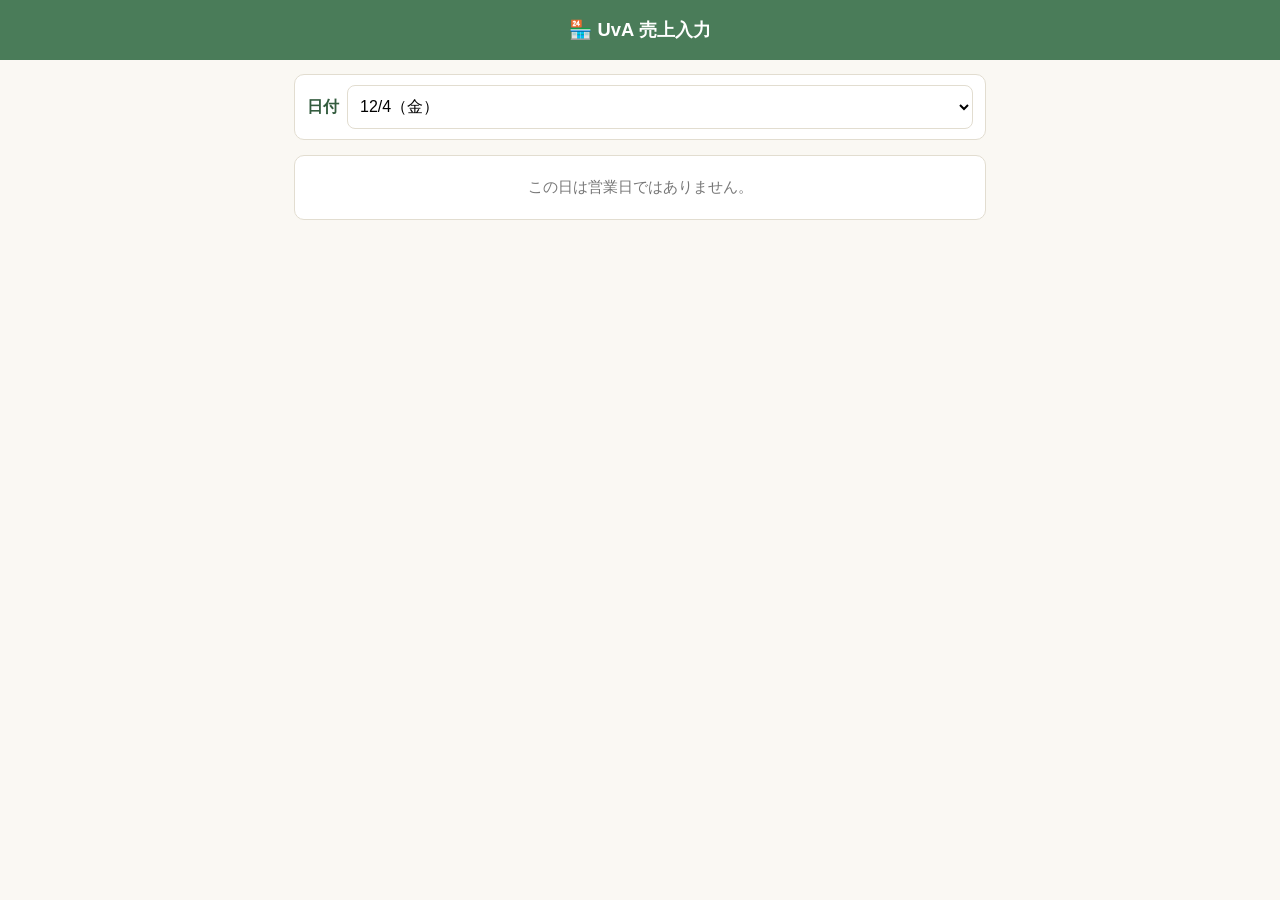
<file: uva.html>
<!DOCTYPE html>
<html lang="ja">
<head>
<meta charset="UTF-8">
<meta name="viewport" content="width=device-width, initial-scale=1.0, maximum-scale=1.0">
<meta name="apple-mobile-web-app-capable" content="yes">
<meta name="apple-mobile-web-app-status-bar-style" content="black-translucent">
<meta name="apple-mobile-web-app-title" content="UvA 売上入力">
<link rel="apple-touch-icon" href="./chabon-logo-uva.png">
<title>UvA 売上入力｜Chabon Ops</title>
<link rel="stylesheet" href="hourly-table.css">
<style>
  :root{
    --main: #4a7c59;
    --main-dark: #335c3e;
    --main-light: #e9f1ea;
    --accent: #c9533f;
    --bg: #faf8f3;
    --card: #ffffff;
    --ink: #2b2b28;
    --line: #e2ddd0;
  }
  *{ box-sizing: border-box; }
  html{ -webkit-text-size-adjust: 100%; }
  body{
    margin: 0;
    font-family: "Hiragino Sans", "Yu Gothic", "Noto Sans JP", sans-serif;
    background: var(--bg);
    color: var(--ink);
    line-height: 1.5;
    padding-bottom: 40px;
  }
  header{
    background: var(--main);
    color: #fff;
    padding: 16px;
    text-align: center;
  }
  header h1{ margin: 0; font-size: 1.15rem; }
  main{ max-width: 720px; margin: 0 auto; padding: 14px; }

  .date-row{
    display: flex; align-items: center; gap: 8px;
    background: var(--card); border: 1px solid var(--line); border-radius: 10px;
    padding: 10px 12px; margin-bottom: 14px;
  }
  .date-row label{ font-weight: bold; color: var(--main-dark); }
  .date-row select{
    flex: 1; min-height: 44px; font-size: 1rem; padding: 6px 8px;
    border: 1px solid var(--line); border-radius: 8px; background: #fff;
  }

  .off-note, .loading-note{
    background: var(--card); border: 1px solid var(--line); border-radius: 10px;
    padding: 20px 14px; text-align: center; color: #777; font-size: 0.95rem;
  }

  .save-btn{
    display: block; width: 100%; margin-top: 16px; padding: 14px;
    min-height: 52px; background: var(--main); color: #fff; border: none; border-radius: 10px;
    font-size: 1.08rem; font-weight: bold; cursor: pointer;
  }
  .save-btn:disabled{ background: #aaa; cursor: default; }
  .save-btn:active:not(:disabled){ background: var(--main-dark); }

  .status-msg{ margin-top: 10px; padding: 10px 12px; border-radius: 8px; font-size: 0.92rem; text-align: center; display: none; }
  .status-msg.show{ display: block; }
  .status-msg.success{ background: #e4f3e8; color: var(--main-dark); border: 1px solid #b9ddc3; }
  .status-msg.error{ background: #fbe6e3; color: #a3362a; border: 1px solid #f0bdb5; font-weight: bold; }
</style>
</head>
<body>

<header>
  <h1>🏪 UvA 売上入力</h1>
</header>

<main>
  <div class="date-row">
    <label for="dateSelect">日付</label>
    <select id="dateSelect"></select>
  </div>
  <div id="contentArea"><p class="loading-note">読み込み中...</p></div>
</main>

<script src="confirmed-plan.js"></script>
<script src="date-format.js"></script>
<script src="hourly-actuals.js"></script>
<script src="store-settings.js"></script>
<script>
const STORE_KEY = "UvA";
const SHIFT_SPREADSHEET_ID = "1PHf1o3smqIQdeFkhBHjBZUEub7VtRcynQLllmSR7w-s"; // シフト回答／確定プラン
const SCRIPT_URL = "https://script.google.com/macros/s/AKfycbyxbKMgM4ZiowaJu3cQ4NdLhwSE9-Pet8DbYB3qvgEX2NS2h1Dosgfm62vu7-in52ZT/exec";
const FILLINGS = ["ツナマヨ","スパイシーツナマヨ","テリヤキチキン","サーモン","スパイシー味噌","枝豆","梅","うなぎ","今月のおにぎり"];

const state = {
  confirmedPlanByDate: {}, // "M/D" -> 確定プラン（confirmed-plan.js由来）
  selectedIso: "",
  fillings: [],
  totals: {},
  expectedUpdatedAt: null,
};

function pad2(n){ return String(n).padStart(2, "0"); }
function isoDateLocal(d){ return `${d.getFullYear()}-${pad2(d.getMonth()+1)}-${pad2(d.getDate())}`; }
function mdLabel(d){ return `${d.getMonth()+1}/${d.getDate()}`; }

// 確定プランシートを取得する。パース処理はconfirmed-plan.js（index.html・admin.htmlと共通）の
// parseConfirmedPlansSheetを使う
async function fetchConfirmedPlan(){
  try{
    const url = `https://docs.google.com/spreadsheets/d/${SHIFT_SPREADSHEET_ID}/gviz/tq?tqx=out:json&sheet=${encodeURIComponent("確定プラン")}`;
    const res = await fetch(url);
    const text = await res.text();
    const match = text.match(/setResponse\(([\s\S]*)\);\s*$/);
    if(!match) return {};
    const json = JSON.parse(match[1]);
    return parseConfirmedPlansSheet(json);
  }catch(e){
    console.error("確定プランの取得に失敗しました", e);
    return {};
  }
}

// 今日〜過去3日分の日付選択肢を作る（入力し忘れの修正用）
function buildDateOptions(){
  const today = new Date();
  today.setHours(0, 0, 0, 0);
  const opts = [];
  for(let i = 0; i <= 3; i++){
    const d = new Date(today);
    d.setDate(d.getDate() - i);
    opts.push({ iso: isoDateLocal(d), dateObj: d, label: formatDateWithWeekday(d) });
  }
  return opts;
}

function renderDateOptions(){
  const opts = buildDateOptions();
  const sel = document.getElementById("dateSelect");
  sel.innerHTML = opts.map(o => `<option value="${o.iso}">${o.label}</option>`).join("");
  state.selectedIso = opts[0].iso;
  sel.value = state.selectedIso;
  sel.addEventListener("change", () => {
    state.selectedIso = sel.value;
    loadForSelectedDate();
  });
}

function formatSavedAtLabel(d){
  return `${formatDateWithWeekday(d)}${pad2(d.getHours())}:${pad2(d.getMinutes())}`;
}

function showStatus(kind, text){
  const el = document.getElementById("statusMsg");
  if(!el) return;
  el.className = `status-msg show ${kind}`;
  el.textContent = text;
}
function clearStatus(){
  const el = document.getElementById("statusMsg");
  if(el){ el.className = "status-msg"; el.textContent = ""; }
}

async function loadForSelectedDate(){
  const area = document.getElementById("contentArea");
  area.innerHTML = `<p class="loading-note">読み込み中...</p>`;

  const dateObj = new Date(`${state.selectedIso}T00:00:00`);
  const key = mdLabel(dateObj);
  const plan = state.confirmedPlanByDate[key];
  const totalsResult = plan ? getStoreTotals(plan, null) : null;
  const totals = totalsResult ? totalsResult.uvaTotals : null;
  const fillings = totals ? FILLINGS.filter(f => (totals[f] || 0) > 0) : [];

  if(!plan || fillings.length === 0){
    area.innerHTML = `<p class="off-note">この日は営業日ではありません。</p>`;
    return;
  }

  state.fillings = fillings;
  state.totals = totals;

  // この店舗の時間帯の範囲（店舗の営業設定。未設定なら既定の12〜19時）
  const hourlySlots = resolveHourlySlots(STORE_KEY, state.storeSettings);
  state.hourlySlots = hourlySlots;

  // location入力欄は無い（UvAは「あげた数」「移動」等はbuildStoreTable内の列で入力できる）
  area.innerHTML = `
    <div class="table-scroll">${buildStoreTable(STORE_KEY, fillings, totals, hourlySlots, true)}</div>
    ${buildNotesAreaHtml(STORE_KEY)}
  `;

  area.insertAdjacentHTML("beforeend", `
    <button type="button" class="save-btn" id="saveBtn" disabled>読み込み中...</button>
    <div class="status-msg" id="statusMsg"></div>
  `);

  area.querySelectorAll(".hourly-input, .given-input, .received-input, .moved-input, .moved-uva-input, .moved-rozen-input").forEach(inp =>
    inp.addEventListener("input", () => updateStoreSoldDisplay(STORE_KEY, fillings, hourlySlots))
  );
  wireNoteLengthWarning(STORE_KEY);

  document.getElementById("saveBtn").addEventListener("click", handleSaveClick);

  // 保存済みデータを復元する（復元完了まで保存ボタンは無効化し、空欄での誤上書きを防ぐ）
  const rows = await fetchHourlyData(SCRIPT_URL, state.selectedIso);
  restoreHourlyInputs(rows, state.selectedIso, hourlySlots);
  updateStoreSoldDisplay(STORE_KEY, fillings, hourlySlots);
  state.expectedUpdatedAt = maxUpdatedAtForStore(rows, STORE_KEY);

  const btn = document.getElementById("saveBtn");
  if(btn){ btn.disabled = false; btn.textContent = "UvAの実績を記録する"; }
}

async function handleSaveClick(){
  const btn = document.getElementById("saveBtn");
  if(btn){ btn.disabled = true; btn.textContent = "送信中..."; }
  clearStatus();

  const result = await saveStoreActual({
    scriptUrl: SCRIPT_URL,
    storeKey: STORE_KEY,
    dateIso: state.selectedIso,
    fillings: state.fillings,
    hourlySlots: state.hourlySlots,
    expectedUpdatedAt: state.expectedUpdatedAt,
    note: (document.getElementById(`notes-${STORE_KEY}`) || {value:""}).value.trim(),
  });

  if(result.ok){
    state.expectedUpdatedAt = result.expectedUpdatedAt;
    showStatus("success", `保存しました（${formatSavedAtLabel(result.savedAt)}）`);
    if(btn){ btn.disabled = false; btn.textContent = "UvAの実績を記録する"; }
  } else if(result.reason === "conflict"){
    showStatus("error", "⚠️ 他の端末で更新されています。再読み込みしてください。");
    if(btn){ btn.disabled = false; btn.textContent = "UvAの実績を記録する"; }
  } else {
    showStatus("error", "⚠️ 保存に失敗しました。通信状態を確認してもう一度お試しください。");
    if(btn){ btn.disabled = false; btn.textContent = "UvAの実績を記録する"; }
  }
}

async function init(){
  renderDateOptions();
  state.confirmedPlanByDate = await fetchConfirmedPlan();
  state.storeSettings = await fetchStoreSettingsRows(SCRIPT_URL).then(rows => parseStoreSettingsRows(rows).settings);
  await loadForSelectedDate();
}

init();
</script>
</body>
</html>
</file>
<file: hourly-table.css>
/* index.html / uva.html / rozen.html で共通の「時間帯別実績」テーブル用CSS。
   各ページの:rootで定義された --main / --main-dark / --main-light / --card / --line を利用する。 */

.table-scroll{ overflow-x: auto; border: 1px solid var(--line); border-radius: 10px; background: var(--card); }
/* index.htmlのように長いページの中に表がある場合、高さも固定してスクロールさせることで
   position:sticky の見出し行がページ全体ではなく表の中だけで機能するようにする。 */
.table-scroll--bounded{ max-height: 420px; overflow-y: auto; }

table.hourly-table{ border-collapse: collapse; width: 100%; font-size: 0.86rem; }
table.hourly-table th, table.hourly-table td{
  padding: 8px 8px; border-bottom: 1px solid var(--line); text-align: center; white-space: nowrap;
}
table.hourly-table th{ background: var(--main-light); color: var(--main-dark); font-weight: bold; position: sticky; top: 0; z-index: 2; }
table.hourly-table .col-name{ text-align: left; font-weight: bold; }
/* 具材名・作った数の列は横スクロール中も見えるよう固定する（片手でも文脈を見失わないため） */
table.hourly-table th:nth-child(1), table.hourly-table td:nth-child(1){
  position: sticky; left: 0; z-index: 1; background: var(--card);
}
table.hourly-table th:nth-child(1){ z-index: 3; background: var(--main-light); }
table.hourly-table th:nth-child(2), table.hourly-table td:nth-child(2){
  position: sticky; left: 76px; z-index: 1; background: var(--card);
}
table.hourly-table th:nth-child(2){ z-index: 3; background: var(--main-light); }

table.hourly-table input[type="number"]{
  width: 56px; min-height: 44px; border: 1px solid #ccc; border-radius: 8px;
  padding: 4px; font-size: 1rem; text-align: center;
}
.made-input{ background: #f3f1ea; color: #555; }
.slot-subhead{ font-weight: normal; font-size: 0.62rem; opacity: 0.8; display: block; }
.slot-extra-row{ display: flex; gap: 4px; justify-content: center; margin-top: 4px; }
/* あげた数・受け取った数の入力欄は、文字が16px未満だとiPhoneでタップ時に画面が
   ズームしてしまうため、幅は狭いままでも文字サイズだけは16px以上を保つ */
.given-input{ width: 50px !important; min-height: 44px !important; font-size: 16px !important; color: #a35; }
.received-input{ width: 50px !important; min-height: 44px !important; font-size: 16px !important; color: #358; }
.moved-input, .moved-uva-input, .moved-rozen-input{ width: 64px !important; font-size: 16px; color: #358; }
.sold-display{ font-size: 0.74rem; color: #888; margin-top: 4px; min-height: 16px; }
.sold-neg{ color: #e53; font-weight: bold; }
.cum-display{ font-size: 0.74rem; color: #4a7; margin-top: 2px; min-height: 16px; }
.total-row td{ background: #f5f2ec; font-weight: bold; color: #555; border-top: 2px solid #d0c8b8; }

/* ========== 入力中セルの強調（どこに入力しているか分かりやすくする） ==========
   フォーカスされた入力欄自体は枠線＋背景色で目立たせ、その行（具材）・列（時間帯）は
   薄い色で範囲を示す。クラスの付け外しはhourly-actuals.jsのfocusin/focusoutで行う。 */
.hourly-input:focus, .given-input:focus, .received-input:focus,
.made-input:focus, .moved-input:focus, .moved-uva-input:focus, .moved-rozen-input:focus{
  outline: none; border: 2px solid var(--main);
}
table.hourly-table tr.hourly-row-highlight td{ background: var(--main-light); }
table.hourly-table tr.hourly-row-highlight td:nth-child(1),
table.hourly-table tr.hourly-row-highlight td:nth-child(2){ background: var(--main-light); }
table.hourly-table td.hourly-col-highlight{ background: var(--main-light); }
table.hourly-table td.hourly-active-cell{ background: #fff3d8 !important; box-shadow: inset 0 0 0 2px var(--main); }

.notes-area{ margin-top: 8px; }
.notes-label{ font-size: 0.82rem; color: #666; display: block; margin-bottom: 3px; }
.notes-area textarea{
  width: 100%; max-width: 600px; border: 1px solid #ccc; border-radius: 6px;
  padding: 6px 8px; font-size: 0.84rem; resize: vertical; box-sizing: border-box;
}
.notes-warning{ font-size: 0.78rem; color: #a3362a; margin-top: 4px; max-width: 600px; }
</file>
